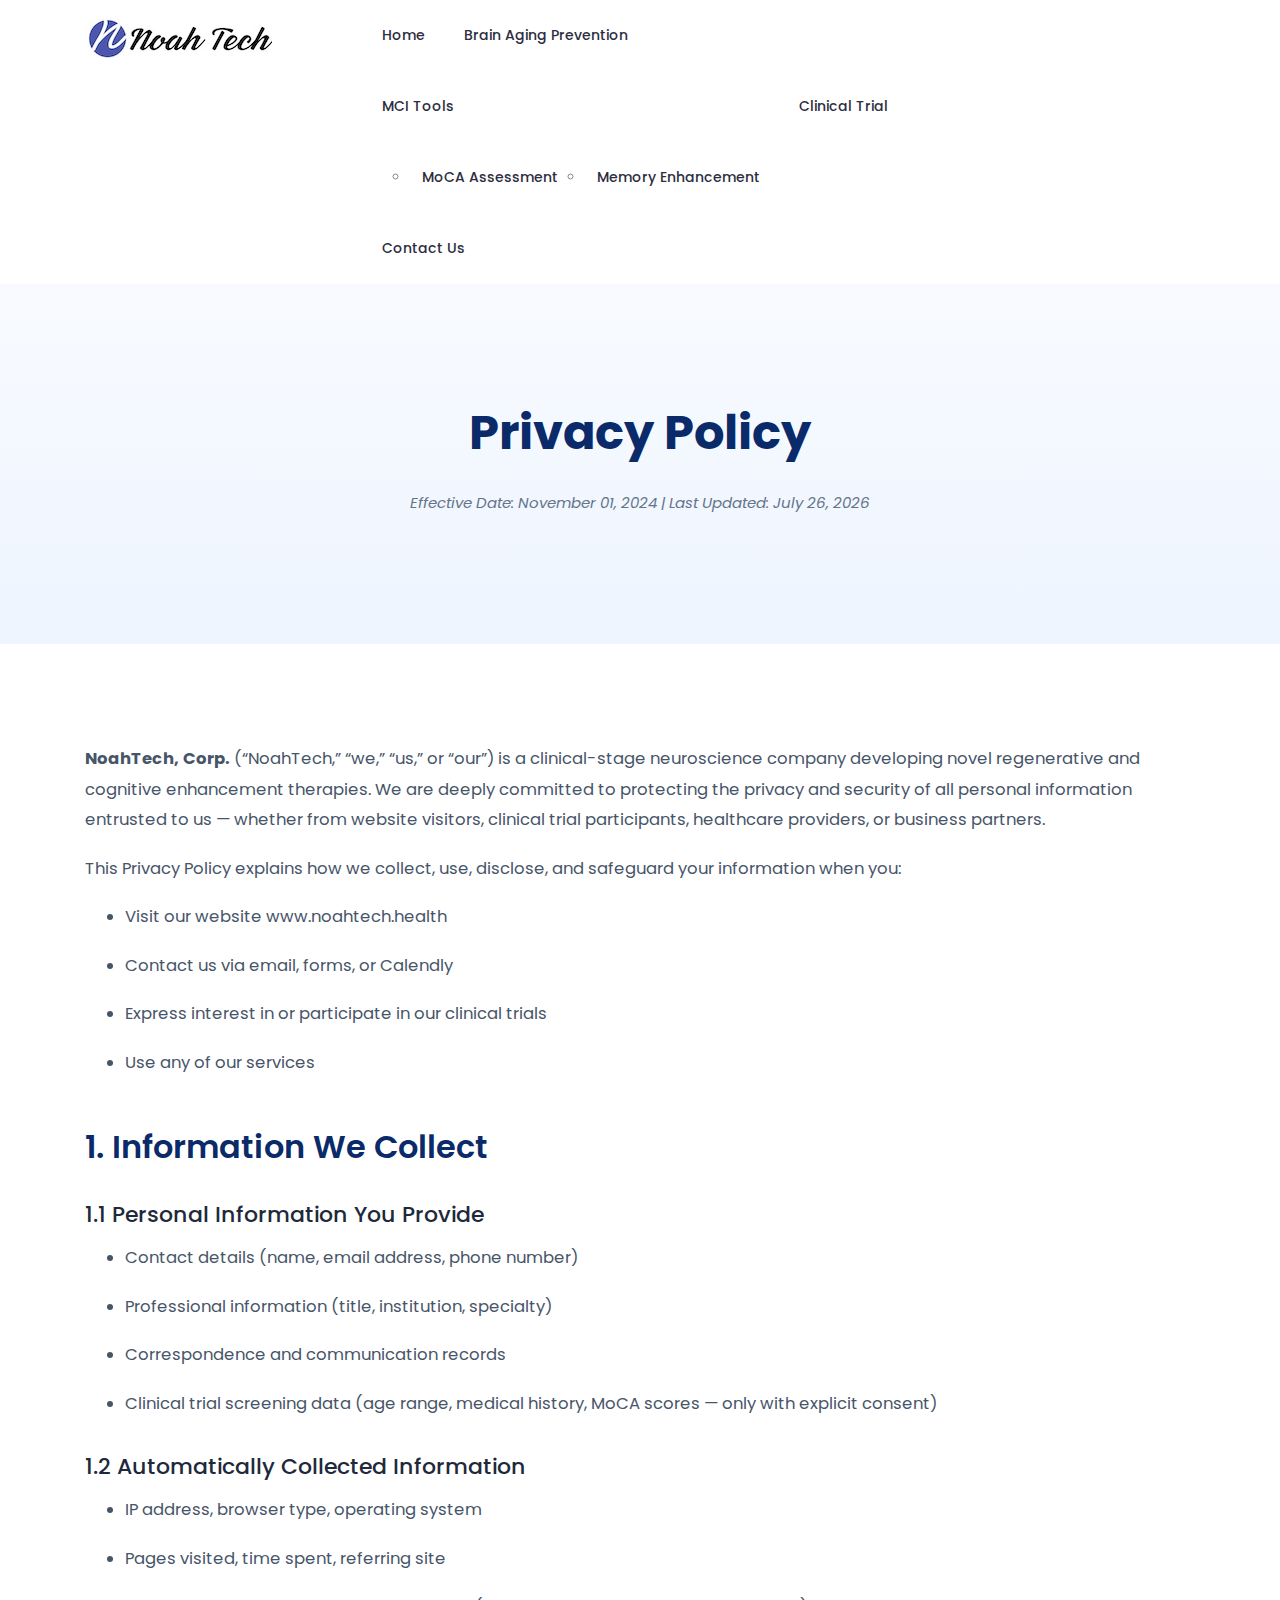
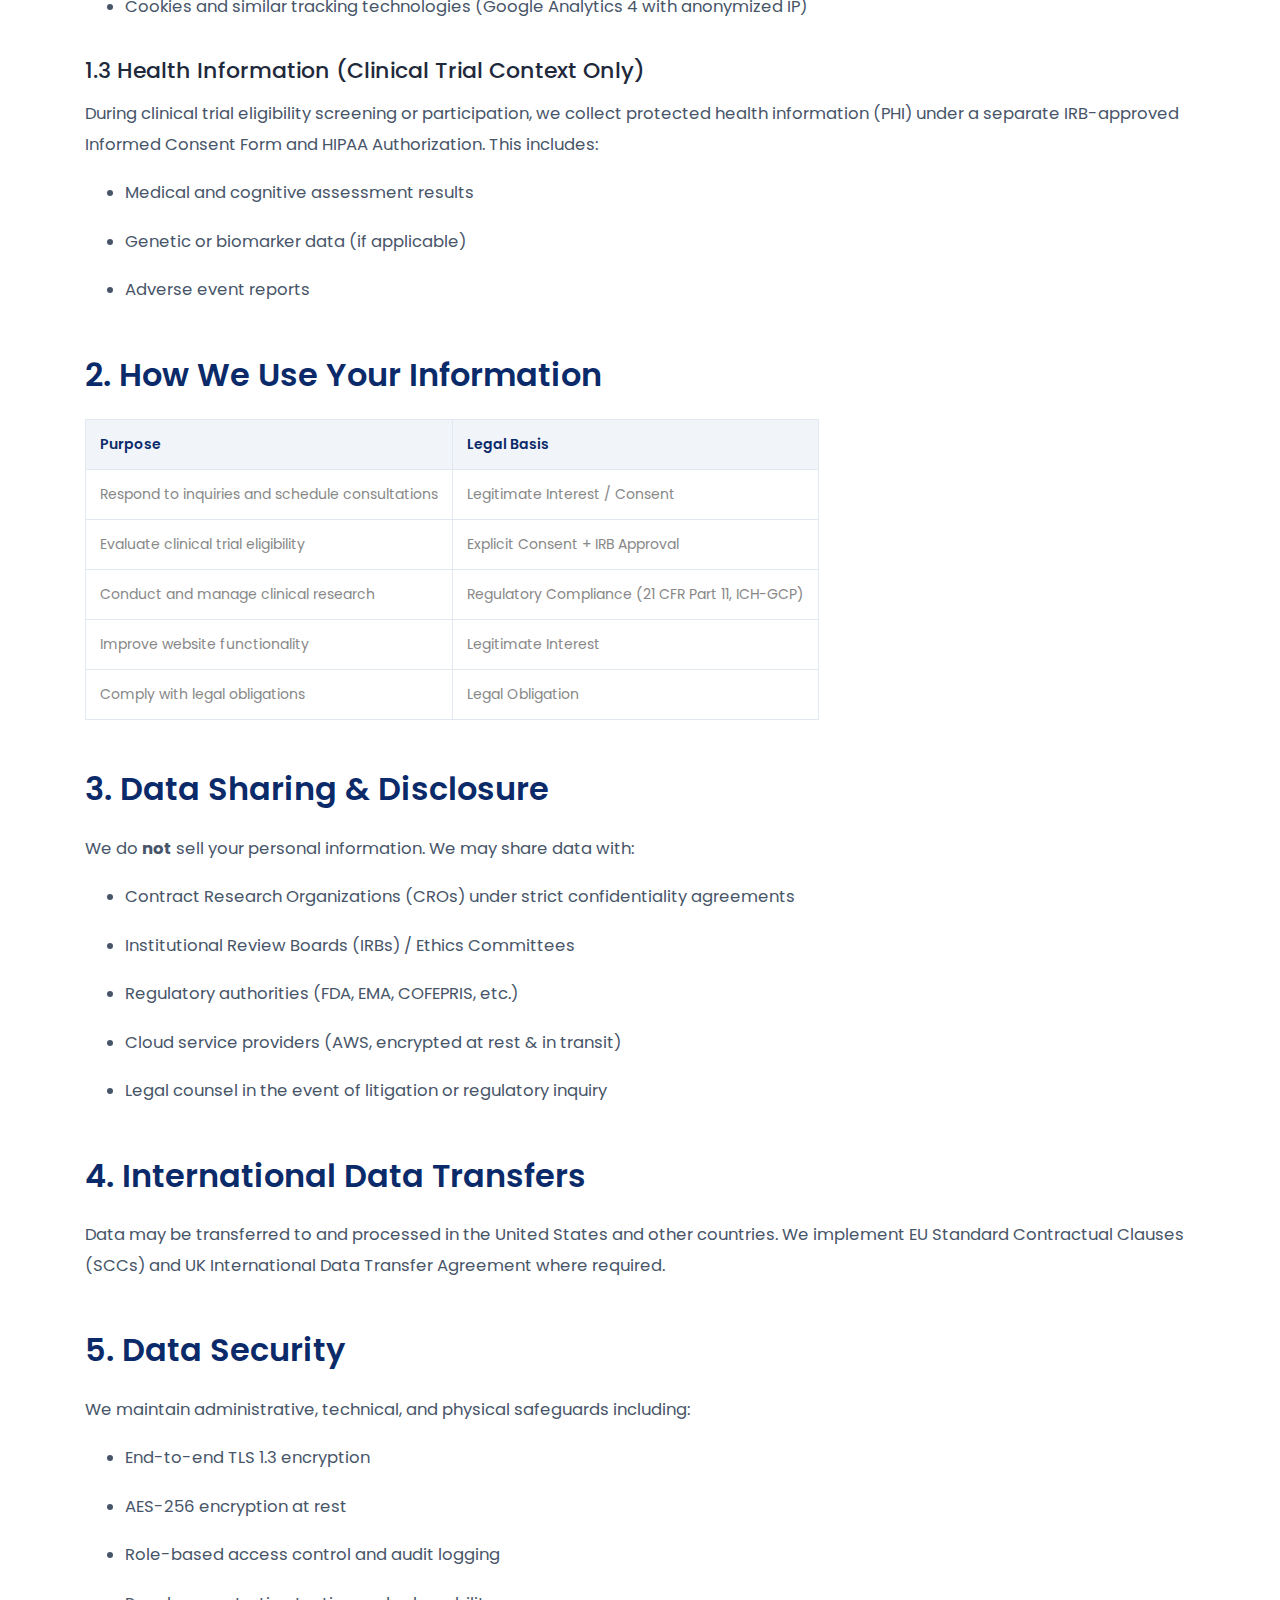
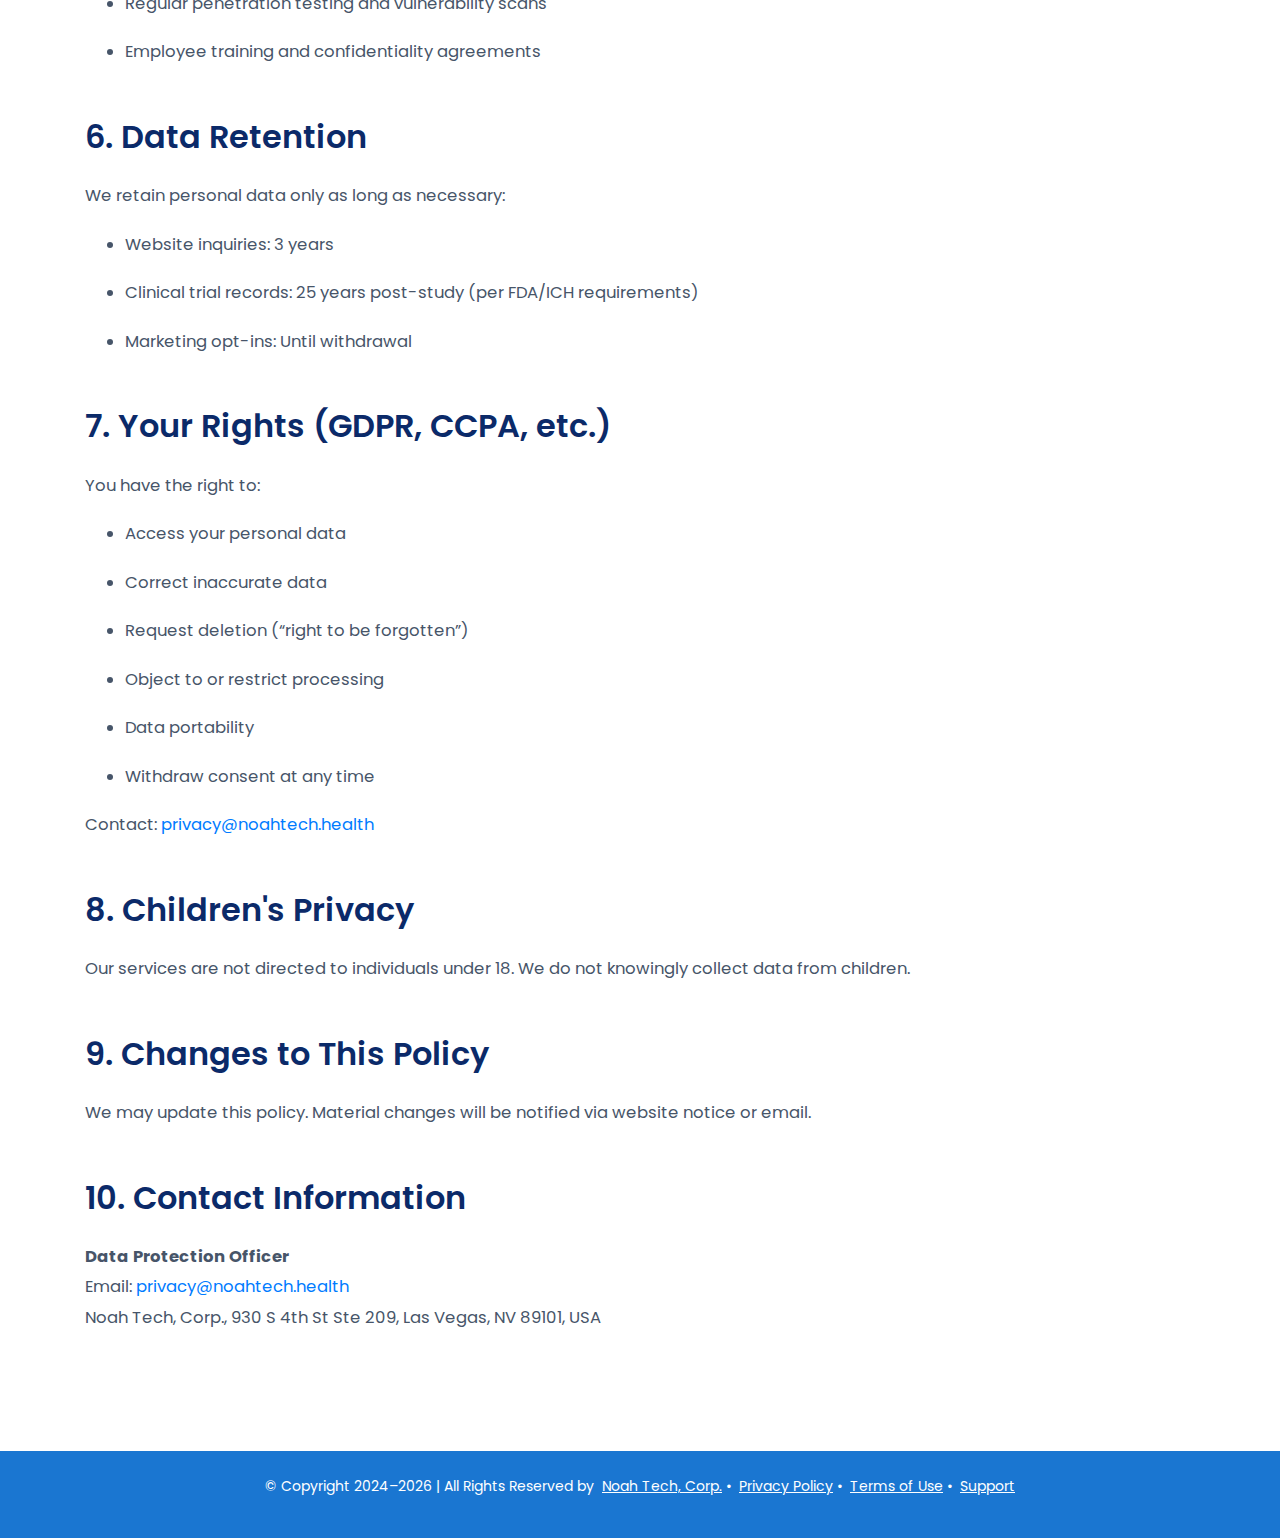
<file: privacy.html>
<!doctype html>
<html class="no-js" lang="en">
<head>
    <meta charset="utf-8">
    <meta http-equiv="X-UA-Compatible" content="IE=edge">
    <meta name="viewport" content="width=device-width, initial-scale=1, shrink-to-fit=no">
    <title>Privacy Policy | Noah Tech – Clinical-Stage Neuroscience Company</title>
    <meta name="description" content="Comprehensive privacy policy for Noah Tech, Corp. covering website use, clinical trial data, HIPAA, GDPR, CCPA compliance, and patient rights.">
    <meta name="keywords" content="Noah Tech privacy policy, HIPAA, GDPR, CCPA, clinical trial data, patient rights">
    <meta name="author" content="Noah Tech, Corp.">
    <meta name="robots" content="index, follow, max-snippet:-1, max-image-preview:large">
    <link rel="canonical" href="https://www.noahtech.health/privacy.html">

    <meta property="og:type" content="article">
    <meta property="og:site_name" content="Noah Tech">
    <meta property="og:url" content="https://www.noahtech.health/privacy.html">
    <meta property="og:title" content="Privacy Policy | Noah Tech">
    <meta property="og:description" content="How Noah Tech collects, uses, and protects your information — HIPAA, GDPR, and CCPA compliant.">
    <meta property="og:image" content="https://www.noahtech.health/img/og-image.jpg">
    <meta name="twitter:card" content="summary_large_image">
    <meta name="twitter:title" content="Privacy Policy | Noah Tech">
    <meta name="twitter:description" content="How Noah Tech collects, uses, and protects your information.">
    <meta name="twitter:image" content="https://www.noahtech.health/img/og-image.jpg">

    <link rel="icon" href="img/favicon.png" type="image/png">
    <link rel="preconnect" href="https://fonts.googleapis.com">
    <link rel="preconnect" href="https://fonts.gstatic.com" crossorigin>
    <link href="https://fonts.googleapis.com/css?family=Poppins:300,400,500,600,700,800&display=swap" rel="stylesheet">
    <link rel="stylesheet" href="css/bootstrap.min.css">
    <link rel="stylesheet" href="css/font-awesome.min.css">
    <link rel="stylesheet" href="css/icofont.css">
    <link rel="stylesheet" href="style.css">
    <link rel="stylesheet" href="css/responsive.css">

    <style>
        .privacy-hero{background:linear-gradient(180deg,#f8faff 0%,#eef5ff 100%);padding:120px 0 80px;text-align:center}
        .privacy-hero h1{font-size:48px;color:#0b2a69;font-weight:700}
        .privacy-content{padding:100px 0}
        .privacy-content h2{color:#0b2a69;font-size:32px;font-weight:600;margin:50px 0 25px}
        .privacy-content h3{font-size:22px;color:#1e293b;margin:35px 0 15px}
        .privacy-content p,.privacy-content li{font-size:16.5px;line-height:1.85;color:#475569;margin-bottom:18px}
        .last-updated{font-style:italic;color:#64748b;margin:30px 0 50px;font-size:15px}
        .table{width:100%;border-collapse:collapse;margin:30px 0}
        table th,table td{border:1px solid #e2e8f0;padding:14px;text-align:left}
        table th{background:#f1f5f9;font-weight:600;color:#0b2a69}
    </style>
</head>
<body>

    <!-- Preloader -->
    <div class="preloader"><div class="loader"><div class="loader-outter"></div><div class="loader-inner"></div></div></div>

    <!-- Header -->
    <header class="header">
        <div class="header-inner">
            <div class="container">
                <div class="inner">
                    <div class="row">
                        <div class="col-lg-3 col-md-3 col-12">
                            <div class="logo"><a href="index.html"><img src="img/logo.jpg" alt="NoahTech"></a></div>
                            <div class="mobile-nav"></div>
                        </div>
                        <div class="col-lg-7 col-md-9 col-12">
                            <div class="main-menu">
                                <nav class="navigation">
                                    <ul class="nav menu">
                                        <li><a href="index.html">Home</a></li>
                                        <li><a href="cognit.html">Brain Aging Prevention</a></li>
                                        <li class="has-dropdown">
                                            <a href="#" onclick="return false;">MCI Tools</a>
                                            <ul class="dropdown-menu-custom">
                                                <li><a href="MCItest.html">MoCA Assessment</a></li>
                                                <li><a href="memen.html">Memory Enhancement</a></li>
                                            </ul>
                                        </li>
                                        <li><a href="trial.html">Clinical Trial</a></li>
                                        <li><a href="https://calendly.com/noahtech-info/30min">Contact Us</a></li>
                                    </ul>
                                </nav>
                            </div>
                        </div>
                        <div class="col-lg-2 col-12">
                            <div class="get-quote"><a href="https://calendly.com/noahtech-info/30min" class="btn">Book Appointment</a></div>
                        </div>
                    </div>
                </div>
            </div>
        </div>
    </header>

    <!-- Hero -->
    <section class="privacy-hero">
        <div class="container">
            <h1>Privacy Policy</h1>
            <p class="last-updated">Effective Date: November 01, 2024 | Last Updated: <span id="update-date"></span></p>
        </div>
    </section>

    <!-- Full Privacy Content -->
    <section class="privacy-content">
        <div class="container">
            <p><strong>NoahTech, Corp.</strong> (“NoahTech,” “we,” “us,” or “our”) is a clinical-stage neuroscience company developing novel regenerative and cognitive enhancement therapies. We are deeply committed to protecting the privacy and security of all personal information entrusted to us — whether from website visitors, clinical trial participants, healthcare providers, or business partners.</p>

            <p>This Privacy Policy explains how we collect, use, disclose, and safeguard your information when you:</p>
            <ul>
                <li>Visit our website www.noahtech.health</li>
                <li>Contact us via email, forms, or Calendly</li>
                <li>Express interest in or participate in our clinical trials</li>
                <li>Use any of our services</li>
            </ul>

            <h2>1. Information We Collect</h2>
            <h3>1.1 Personal Information You Provide</h3>
            <ul>
                <li>Contact details (name, email address, phone number)</li>
                <li>Professional information (title, institution, specialty)</li>
                <li>Correspondence and communication records</li>
                <li>Clinical trial screening data (age range, medical history, MoCA scores — only with explicit consent)</li>
            </ul>

            <h3>1.2 Automatically Collected Information</h3>
            <ul>
                <li>IP address, browser type, operating system</li>
                <li>Pages visited, time spent, referring site</li>
                <li>Cookies and similar tracking technologies (Google Analytics 4 with anonymized IP)</li>
            </ul>

            <h3>1.3 Health Information (Clinical Trial Context Only)</h3>
            <p>During clinical trial eligibility screening or participation, we collect protected health information (PHI) under a separate IRB-approved Informed Consent Form and HIPAA Authorization. This includes:</p>
            <ul>
                <li>Medical and cognitive assessment results</li>
                <li>Genetic or biomarker data (if applicable)</li>
                <li>Adverse event reports</li>
            </ul>

            <h2>2. How We Use Your Information</h2>
            <table>
                <tr><th>Purpose</th><th>Legal Basis</th></tr>
                <tr><td>Respond to inquiries and schedule consultations</td><td>Legitimate Interest / Consent</td></tr>
                <tr><td>Evaluate clinical trial eligibility</td><td>Explicit Consent + IRB Approval</td></tr>
                <tr><td>Conduct and manage clinical research</td><td>Regulatory Compliance (21 CFR Part 11, ICH-GCP)</td></tr>
                <tr><td>Improve website functionality</td><td>Legitimate Interest</td></tr>
                <tr><td>Comply with legal obligations</td><td>Legal Obligation</td></tr>
            </table>

            <h2>3. Data Sharing & Disclosure</h2>
            <p>We do <strong>not</strong> sell your personal information. We may share data with:</p>
            <ul>
                <li>Contract Research Organizations (CROs) under strict confidentiality agreements</li>
                <li>Institutional Review Boards (IRBs) / Ethics Committees</li>
                <li>Regulatory authorities (FDA, EMA, COFEPRIS, etc.)</li>
                <li>Cloud service providers (AWS, encrypted at rest & in transit)</li>
                <li>Legal counsel in the event of litigation or regulatory inquiry</li>
            </ul>

            <h2>4. International Data Transfers</h2>
            <p>Data may be transferred to and processed in the United States and other countries. We implement EU Standard Contractual Clauses (SCCs) and UK International Data Transfer Agreement where required.</p>

            <h2>5. Data Security</h2>
            <p>We maintain administrative, technical, and physical safeguards including:</p>
            <ul>
                <li>End-to-end TLS 1.3 encryption</li>
                <li>AES-256 encryption at rest</li>
                <li>Role-based access control and audit logging</li>
                <li>Regular penetration testing and vulnerability scans</li>
                <li>Employee training and confidentiality agreements</li>
            </ul>

            <h2>6. Data Retention</h2>
            <p>We retain personal data only as long as necessary:</p>
            <ul>
                <li>Website inquiries: 3 years</li>
                <li>Clinical trial records: 25 years post-study (per FDA/ICH requirements)</li>
                <li>Marketing opt-ins: Until withdrawal</li>
            </ul>

            <h2>7. Your Rights (GDPR, CCPA, etc.)</h2>
            <p>You have the right to:</p>
            <ul>
                <li>Access your personal data</li>
                <li>Correct inaccurate data</li>
                <li>Request deletion (“right to be forgotten”)</li>
                <li>Object to or restrict processing</li>
                <li>Data portability</li>
                <li>Withdraw consent at any time</li>
            </ul>
            <p>Contact: <a href="mailto:privacy@noahtech.health">privacy@noahtech.health</a></p>

            <h2>8. Children's Privacy</h2>
            <p>Our services are not directed to individuals under 18. We do not knowingly collect data from children.</p>

            <h2>9. Changes to This Policy</h2>
            <p>We may update this policy. Material changes will be notified via website notice or email.</p>

            <h2>10. Contact Information</h2>
            <p><strong>Data Protection Officer</strong><br>
            Email: <a href="mailto:privacy@noahtech.health">privacy@noahtech.health</a><br>
            Noah Tech, Corp., 930 S 4th St Ste 209, Las Vegas, NV 89101, USA
            </p>
        </div>
    </section>

    <!-- Updated Footer -->
    <footer id="footer" class="footer">
        <div class="copyright">
            <div class="container">
                <div class="row">
                    <div class="col-lg-12">
                        <div class="copyright-content">
                            <p>© Copyright 2024–<span id="copyright-year"></span> | All Rights Reserved by 
                            <a href="https://www.noahtech.health">Noah Tech, Corp.</a> • 
                            <a href="privacy.html">Privacy Policy</a> • <a href="terms.html">Terms of Use</a> • <a href="support.html">Support</a></p>
                        </div>
                    </div>
                </div>
            </div>
        </div>
    </footer>

    <script src="js/jquery.min.js"></script>
    <script src="js/bootstrap.min.js"></script>
    <script src="js/main.js"></script>
    <script>
        document.getElementById('copyright-year').textContent = new Date().getFullYear();
        document.getElementById('update-date').textContent = new Date().toLocaleDateString('en-US', {year: 'numeric', month: 'long', day: 'numeric'});
    </script>
</body>
</html>
</file>
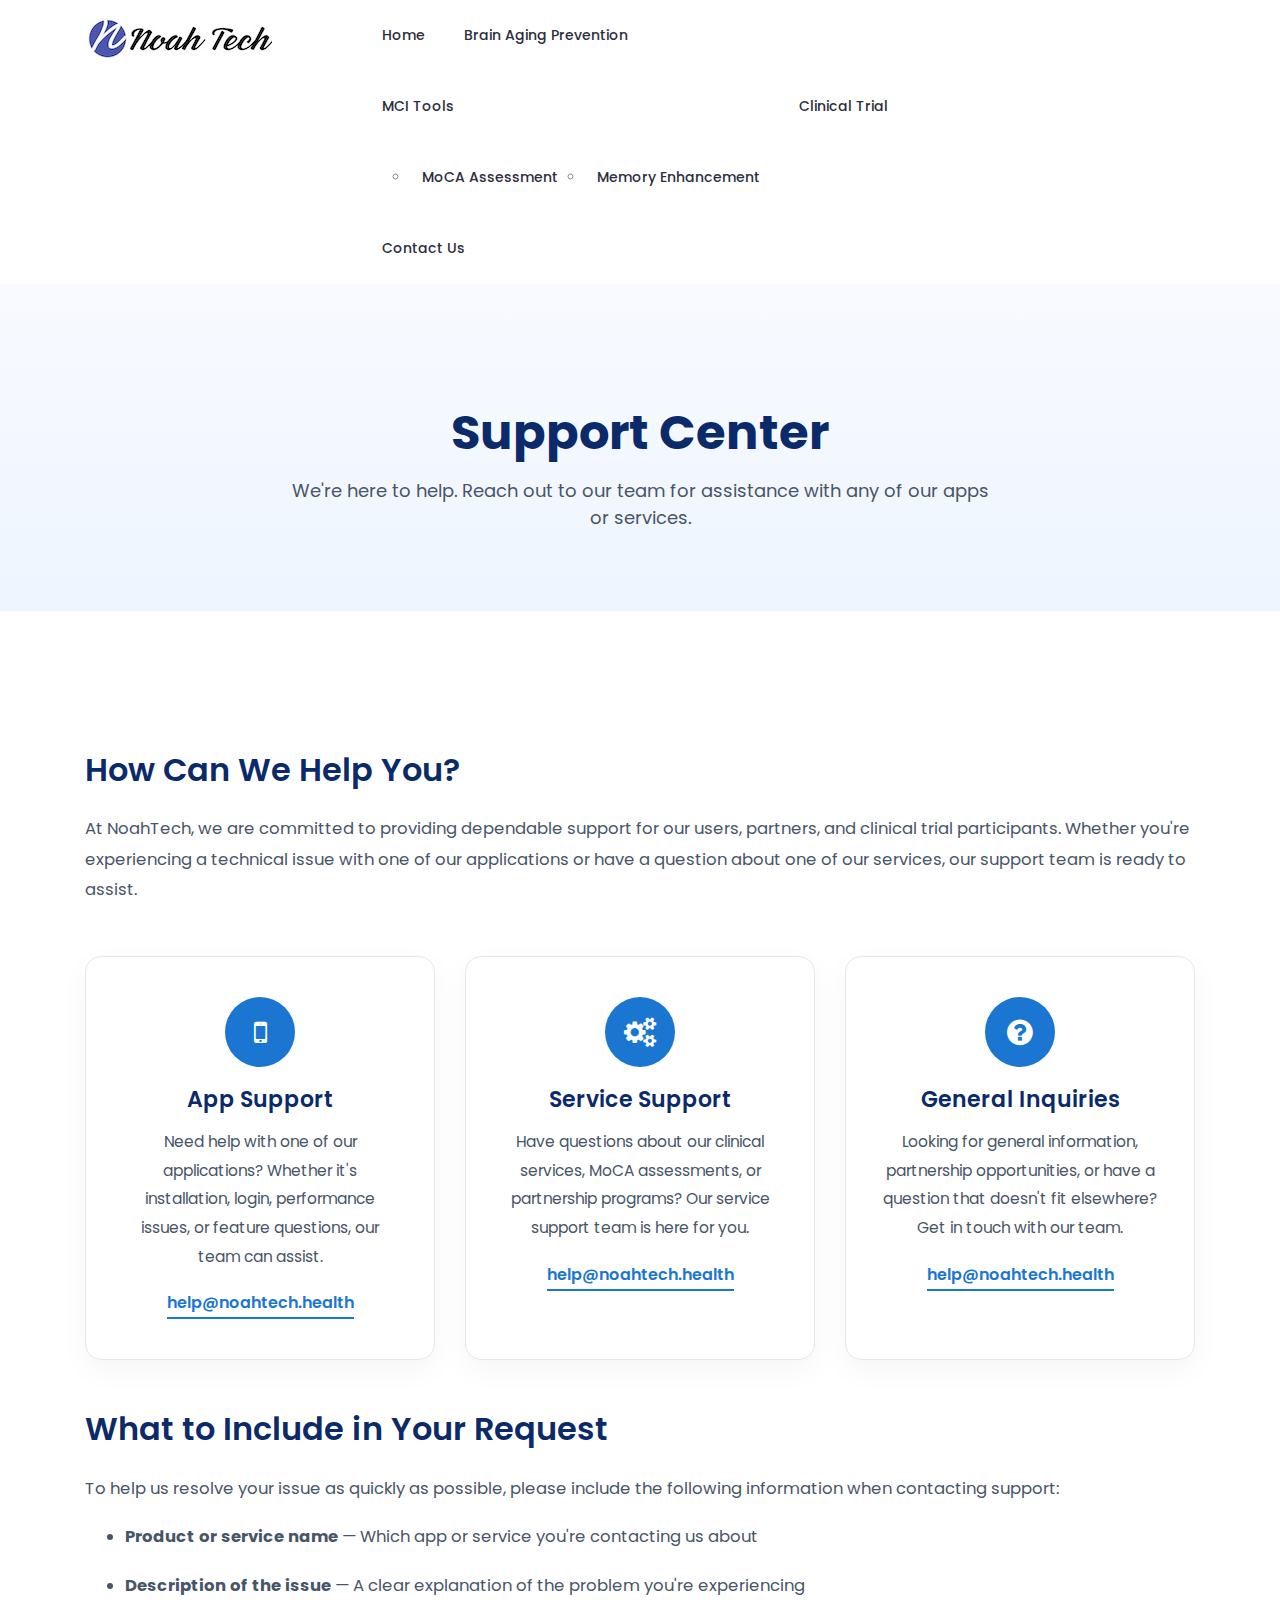
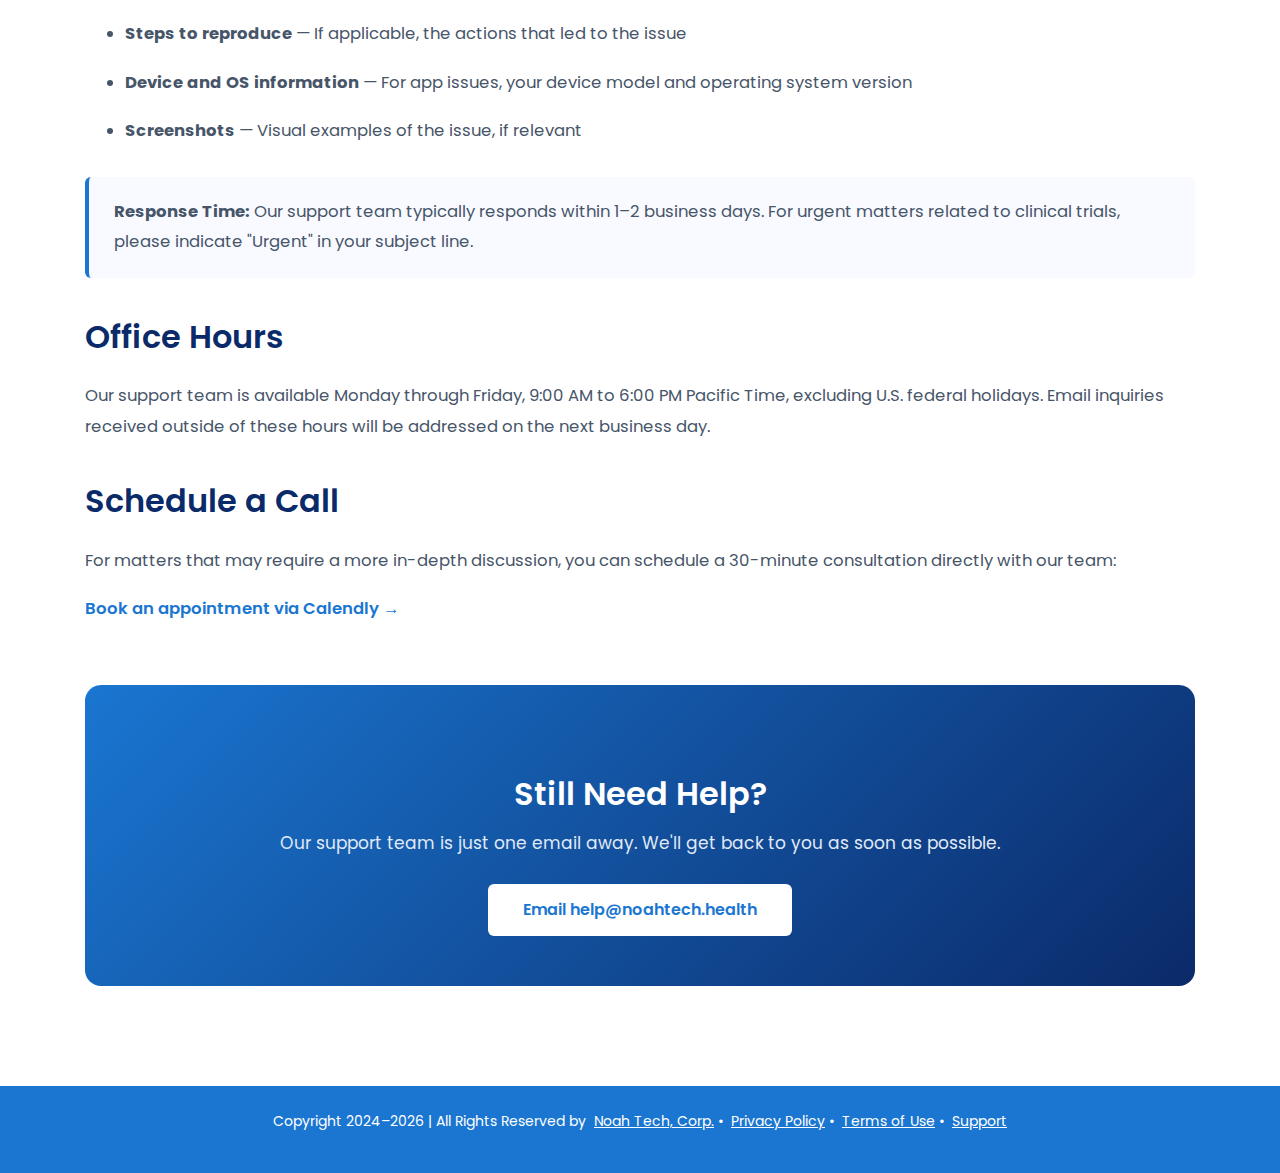
<file: support.html>
<!doctype html>
<html class="no-js" lang="en">
<head>
    <meta charset="utf-8">
    <meta http-equiv="X-UA-Compatible" content="IE=edge">
    <meta name="viewport" content="width=device-width, initial-scale=1, shrink-to-fit=no">
    <title>Support | NoahTech – App & Service Support</title>
    <meta name="description" content="Get support for NoahTech apps and services. Contact our support team at help@noahtech.health for assistance.">
    <meta name="robots" content="index, follow">
    <link rel="canonical" href="https://www.noahtech.health/support.html">
    <link rel="icon" href="img/favicon.png">
    <link href="https://fonts.googleapis.com/css?family=Poppins:200i,300,400,500,600,700,800,900&display=swap" rel="stylesheet">
    <link rel="stylesheet" href="css/bootstrap.min.css">
    <link rel="stylesheet" href="css/font-awesome.min.css">
    <link rel="stylesheet" href="css/icofont.css">
    <link rel="stylesheet" href="style.css">
    <link rel="stylesheet" href="css/responsive.css">

    <style>
        .support-hero{background:linear-gradient(180deg,#f8faff 0%,#eef5ff 100%);padding:120px 0 80px;text-align:center}
        .support-hero h1{font-size:48px;color:#0b2a69;font-weight:700;margin-bottom:15px}
        .support-hero p{font-size:18px;color:#475569;max-width:700px;margin:0 auto}
        .support-content{padding:100px 0}
        .support-content h2{color:#0b2a69;font-size:32px;font-weight:600;margin:40px 0 25px}
        .support-content p,.support-content li{font-size:16.5px;line-height:1.85;color:#475569;margin-bottom:18px}
        .support-cards{display:grid;grid-template-columns:repeat(auto-fit,minmax(300px,1fr));gap:30px;margin:50px 0}
        .support-card{background:#fff;border:1px solid #e2e8f0;border-radius:16px;padding:40px 35px;box-shadow:0 10px 30px rgba(2,6,23,.04);text-align:center;transition:all .3s ease}
        .support-card:hover{transform:translateY(-5px);box-shadow:0 15px 40px rgba(2,6,23,.08)}
        .support-card .icon{width:70px;height:70px;border-radius:50%;background:#1A76D1;color:#fff;display:flex;align-items:center;justify-content:center;font-size:30px;margin:0 auto 20px}
        .support-card h3{color:#0b2a69;font-size:22px;font-weight:600;margin-bottom:15px}
        .support-card p{color:#475569;font-size:15.5px;margin-bottom:20px}
        .support-card a.email-link{display:inline-block;color:#1A76D1;font-weight:600;font-size:16px;text-decoration:none;border-bottom:2px solid #1A76D1;padding-bottom:2px}
        .support-card a.email-link:hover{color:#0b2a69;border-color:#0b2a69}
        .contact-banner{background:linear-gradient(135deg,#1A76D1 0%,#0b2a69 100%);border-radius:16px;padding:50px 40px;text-align:center;color:#fff;margin-top:60px}
        .contact-banner h2{color:#fff;margin-bottom:15px}
        .contact-banner p{color:#e0eaf7;font-size:17px;margin-bottom:25px}
        .contact-banner a.btn-email{display:inline-block;background:#fff;color:#1A76D1;padding:14px 35px;border-radius:6px;font-weight:600;text-decoration:none;font-size:16px;transition:all .3s ease}
        .contact-banner a.btn-email:hover{background:#f1f5f9;transform:translateY(-2px)}
        .response-info{background:#f8faff;border-left:4px solid #1A76D1;padding:20px 25px;border-radius:6px;margin:30px 0}
        .response-info p{margin:0;color:#475569}
    </style>
</head>
<body>

    <!-- Preloader -->
    <div class="preloader"><div class="loader"><div class="loader-outter"></div><div class="loader-inner"></div></div></div>

    <!-- Header -->
    <header class="header">
        <div class="header-inner">
            <div class="container">
                <div class="inner">
                    <div class="row">
                        <div class="col-lg-3 col-md-3 col-12">
                            <div class="logo"><a href="index.html"><img src="img/logo.jpg" alt="NoahTech"></a></div>
                            <div class="mobile-nav"></div>
                        </div>
                        <div class="col-lg-7 col-md-9 col-12">
                            <div class="main-menu">
                                <nav class="navigation" aria-label="Primary navigation">
                                    <ul class="nav menu">
                                        <li><a href="index.html">Home</a></li>
                                        <li><a href="cognit.html">Brain Aging Prevention</a></li>
                                        <li class="has-dropdown">
                                            <a href="#" onclick="return false;">MCI Tools</a>
                                            <ul class="dropdown-menu-custom">
                                                <li><a href="MCItest.html">MoCA Assessment</a></li>
                                                <li><a href="memen.html">Memory Enhancement</a></li>
                                            </ul>
                                        </li>
                                        <li><a href="trial.html">Clinical Trial</a></li>
                                        <li><a href="https://calendly.com/noahtech-info/30min">Contact Us</a></li>
                                    </ul>
                                </nav>
                            </div>
                        </div>
                        <div class="col-lg-2 col-12">
                            <div class="get-quote"><a href="https://calendly.com/noahtech-info/30min" class="btn">Book Appointment</a></div>
                        </div>
                    </div>
                </div>
            </div>
        </div>
    </header>

    <!-- Hero -->
    <section class="support-hero">
        <div class="container">
            <h1>Support Center</h1>
            <p>We're here to help. Reach out to our team for assistance with any of our apps or services.</p>
        </div>
    </section>

    <!-- Support Content -->
    <section class="support-content">
        <div class="container">

            <h2>How Can We Help You?</h2>
            <p>At NoahTech, we are committed to providing dependable support for our users, partners, and clinical trial participants. Whether you're experiencing a technical issue with one of our applications or have a question about one of our services, our support team is ready to assist.</p>

            <!-- Support Cards -->
            <div class="support-cards">

                <div class="support-card">
                    <div class="icon"><i class="fa fa-mobile"></i></div>
                    <h3>App Support</h3>
                    <p>Need help with one of our applications? Whether it's installation, login, performance issues, or feature questions, our team can assist.</p>
                    <a href="mailto:help@noahtech.health?subject=App%20Support%20Request" class="email-link">help@noahtech.health</a>
                </div>

                <div class="support-card">
                    <div class="icon"><i class="fa fa-cogs"></i></div>
                    <h3>Service Support</h3>
                    <p>Have questions about our clinical services, MoCA assessments, or partnership programs? Our service support team is here for you.</p>
                    <a href="mailto:help@noahtech.health?subject=Service%20Support%20Request" class="email-link">help@noahtech.health</a>
                </div>

                <div class="support-card">
                    <div class="icon"><i class="fa fa-question-circle"></i></div>
                    <h3>General Inquiries</h3>
                    <p>Looking for general information, partnership opportunities, or have a question that doesn't fit elsewhere? Get in touch with our team.</p>
                    <a href="mailto:help@noahtech.health?subject=General%20Inquiry" class="email-link">help@noahtech.health</a>
                </div>

            </div>

            <h2>What to Include in Your Request</h2>
            <p>To help us resolve your issue as quickly as possible, please include the following information when contacting support:</p>
            <ul>
                <li><strong>Product or service name</strong> — Which app or service you're contacting us about</li>
                <li><strong>Description of the issue</strong> — A clear explanation of the problem you're experiencing</li>
                <li><strong>Steps to reproduce</strong> — If applicable, the actions that led to the issue</li>
                <li><strong>Device and OS information</strong> — For app issues, your device model and operating system version</li>
                <li><strong>Screenshots</strong> — Visual examples of the issue, if relevant</li>
            </ul>

            <div class="response-info">
                <p><strong>Response Time:</strong> Our support team typically responds within 1–2 business days. For urgent matters related to clinical trials, please indicate "Urgent" in your subject line.</p>
            </div>

            <h2>Office Hours</h2>
            <p>Our support team is available Monday through Friday, 9:00 AM to 6:00 PM Pacific Time, excluding U.S. federal holidays. Email inquiries received outside of these hours will be addressed on the next business day.</p>

            <h2>Schedule a Call</h2>
            <p>For matters that may require a more in-depth discussion, you can schedule a 30-minute consultation directly with our team:</p>
            <p><a href="https://calendly.com/noahtech-info/30min" style="color:#1A76D1;font-weight:600;">Book an appointment via Calendly →</a></p>

            <!-- Contact Banner -->
            <div class="contact-banner">
                <h2>Still Need Help?</h2>
                <p>Our support team is just one email away. We'll get back to you as soon as possible.</p>
                <a href="mailto:help@noahtech.health" class="btn-email">Email help@noahtech.health</a>
            </div>

        </div>
    </section>

    <!-- Footer -->
    <footer id="footer" class="footer">
        <div class="copyright">
            <div class="container">
                <div class="row">
                    <div class="col-lg-12">
                        <div class="copyright-content">
                            <p>Copyright 2024–<span id="copyright-year"></span> | All Rights Reserved by 
                            <a href="https://www.noahtech.health">Noah Tech, Corp.</a> • 
                            <a href="privacy.html">Privacy Policy</a> • <a href="terms.html">Terms of Use</a> • <a href="support.html">Support</a></p>
                        </div>
                    </div>
                </div>
            </div>
        </div>
    </footer>

    <script src="js/jquery.min.js"></script>
    <script src="js/bootstrap.min.js"></script>
    <script src="js/main.js"></script>
    <script>
        document.getElementById('copyright-year').textContent = new Date().getFullYear();
    </script>
</body>
</html>
</file>
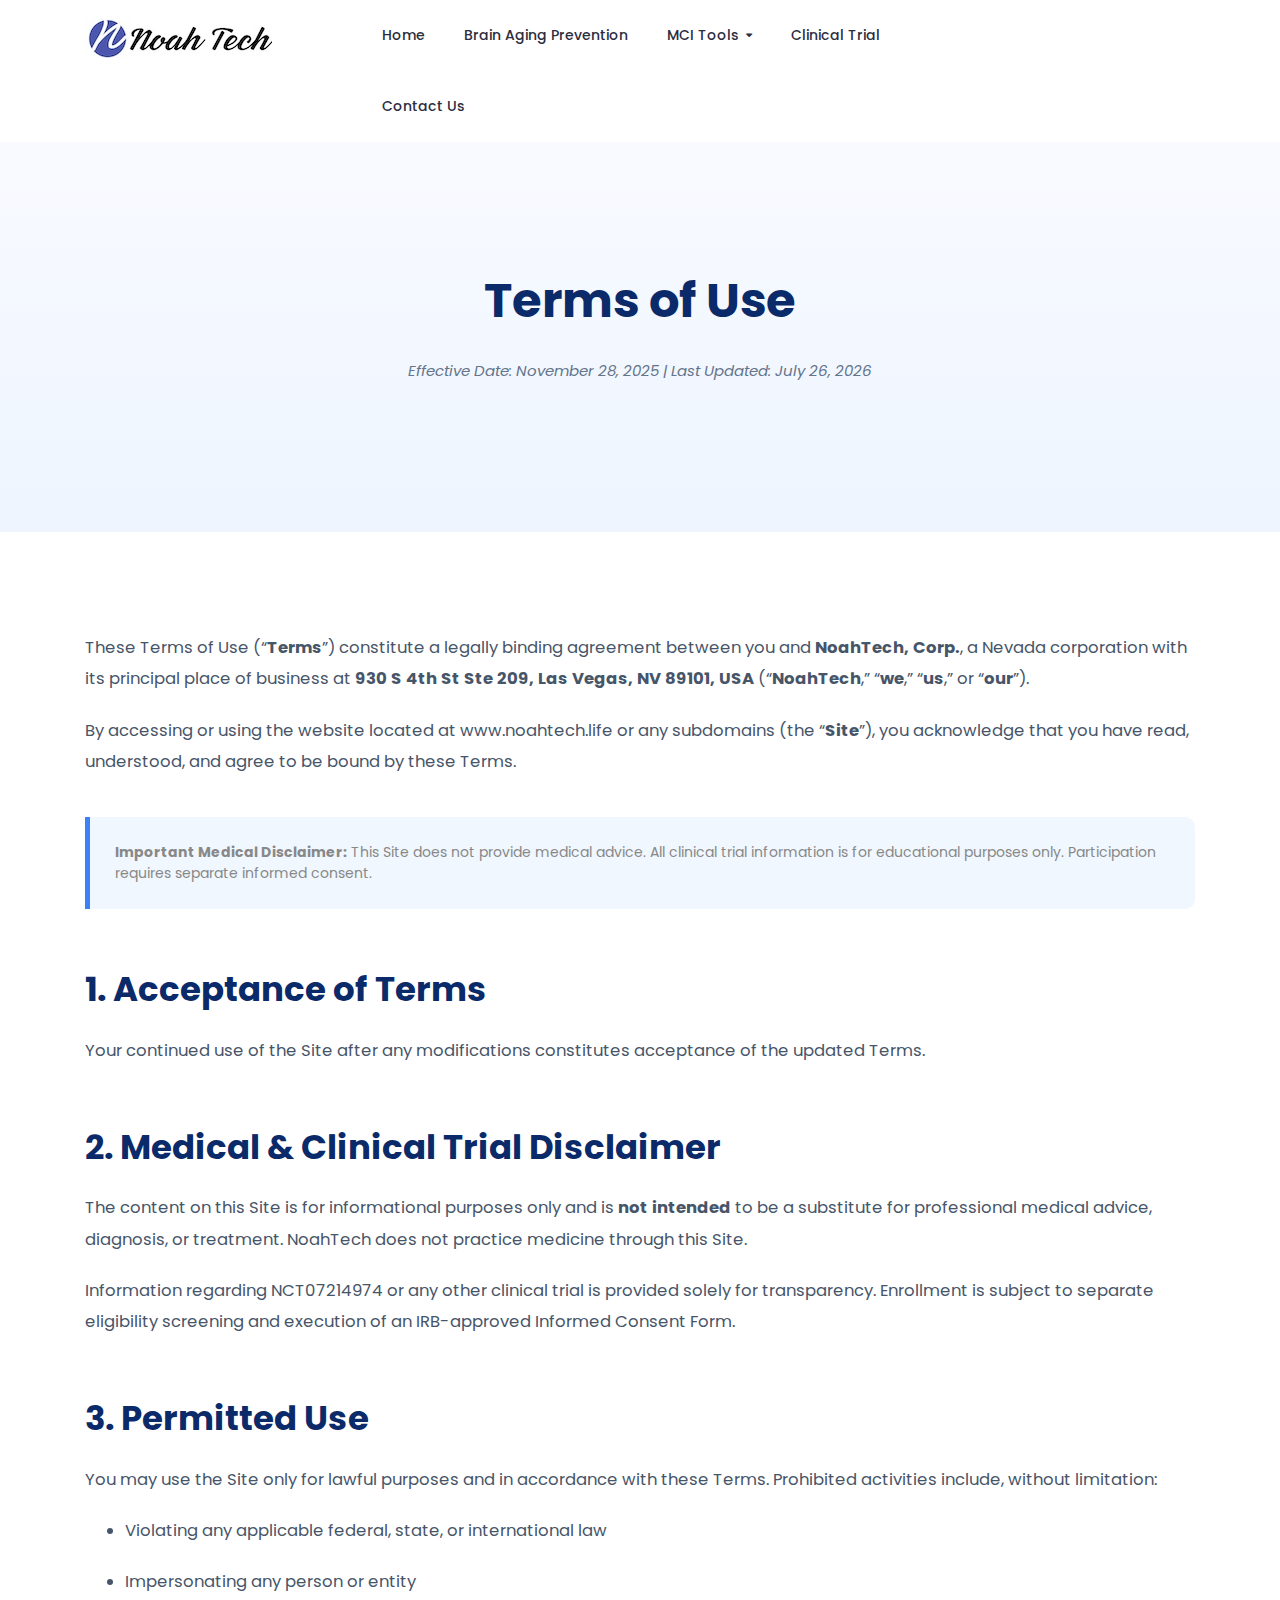
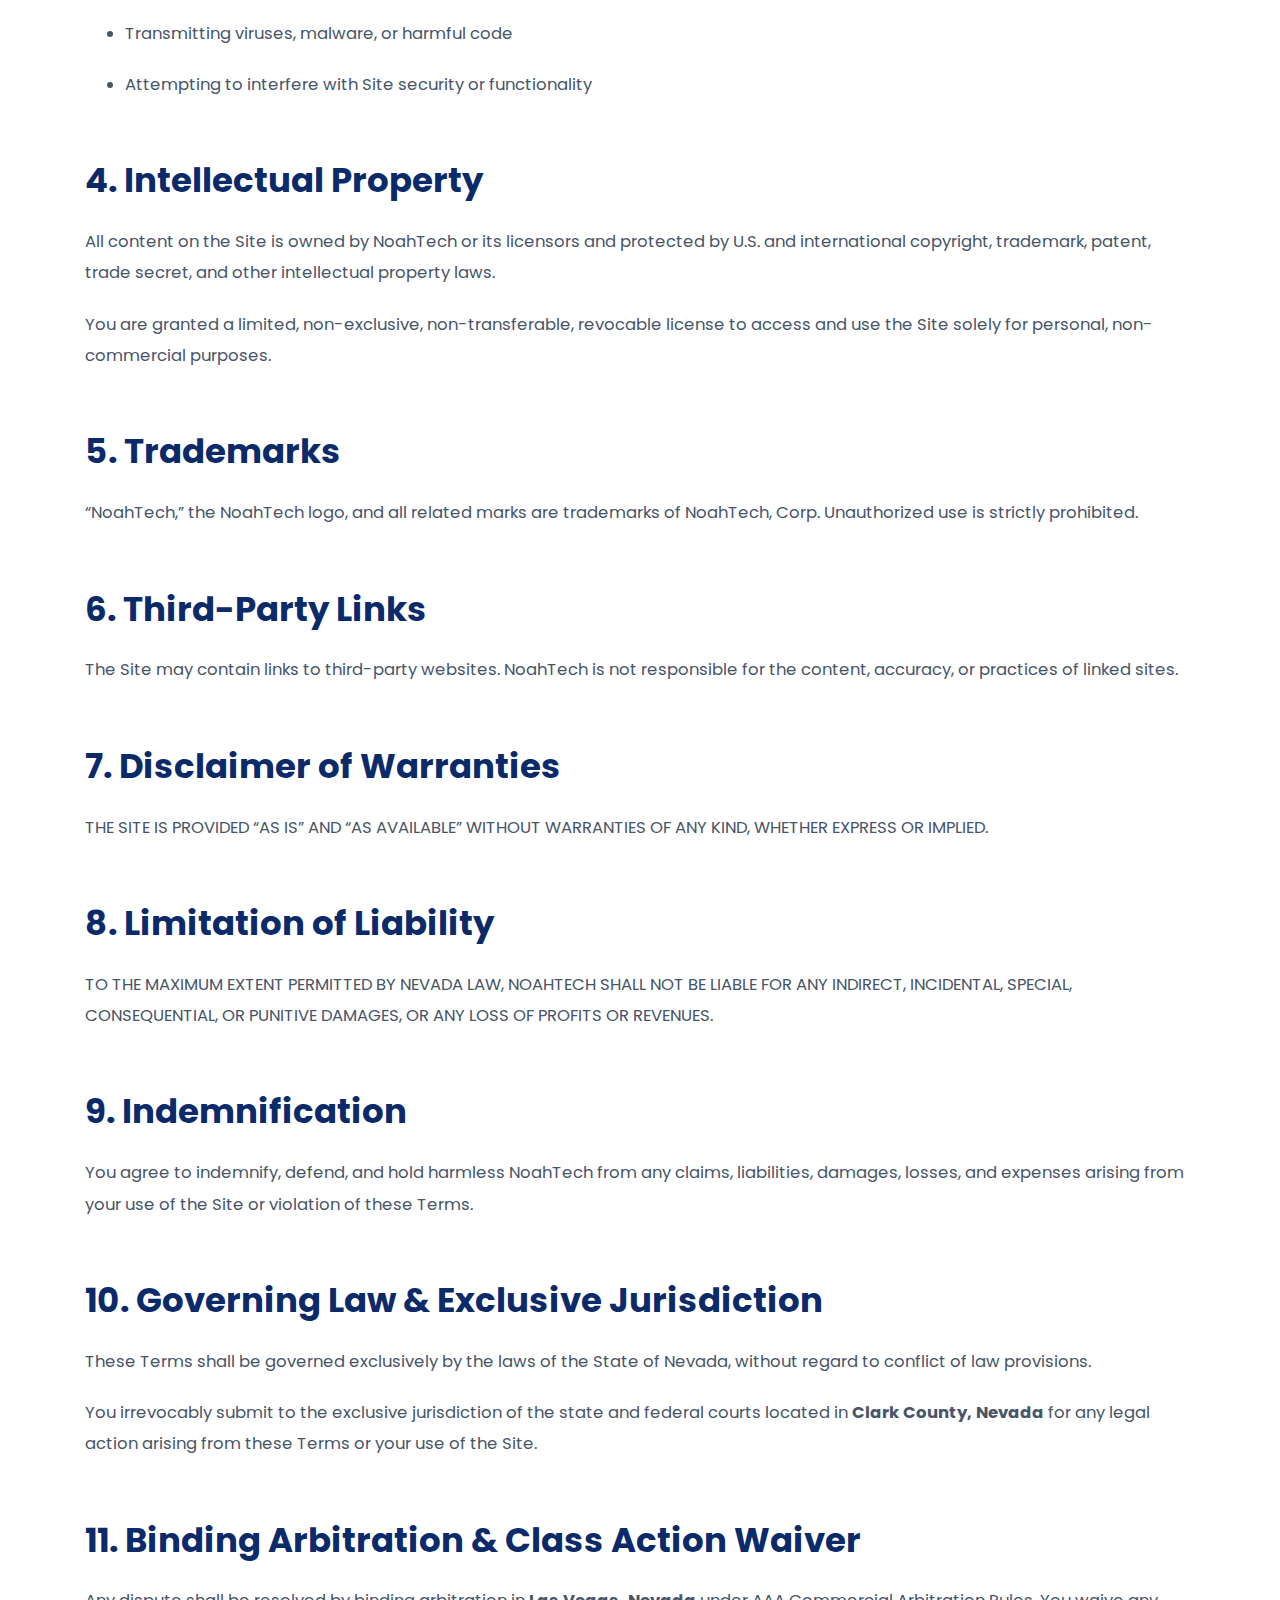
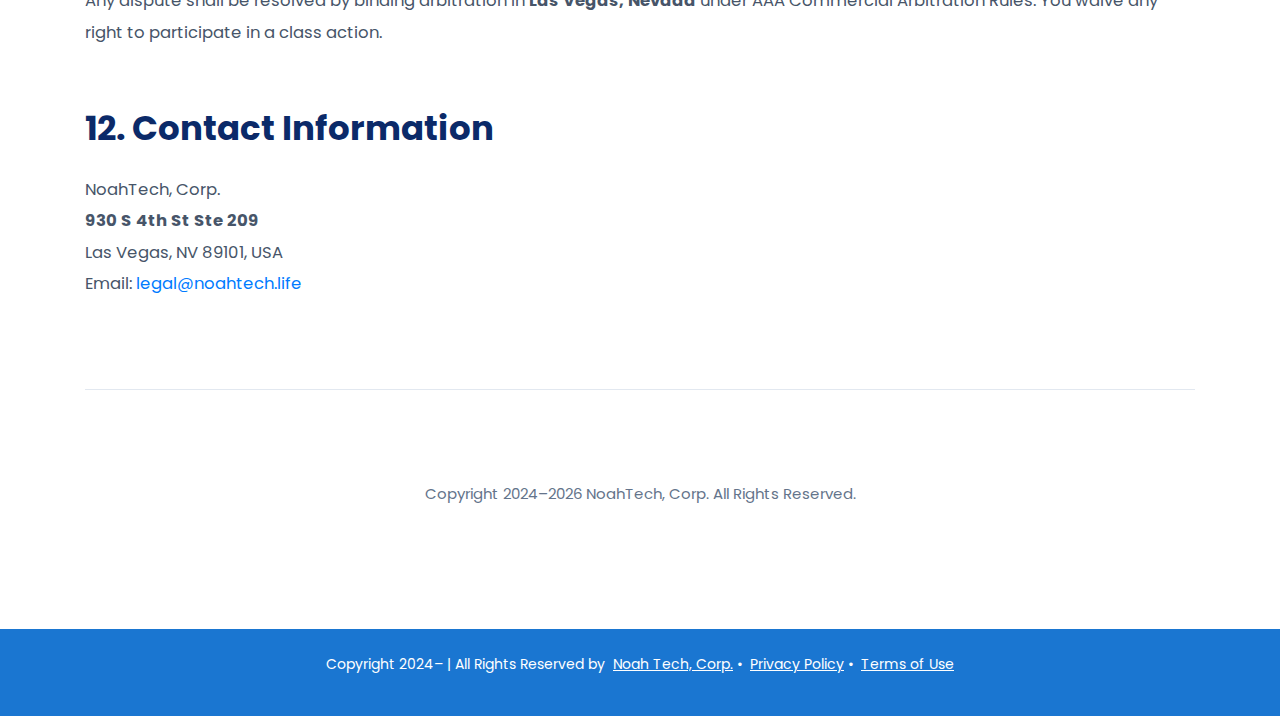
<file: terms.html>
<!doctype html>
<html class="no-js" lang="en">
<head>
    <meta charset="utf-8">
    <meta http-equiv="X-UA-Compatible" content="IE=edge">
    <meta name="viewport" content="width=device-width, initial-scale=1, shrink-to-fit=no">
    <title>Terms of Use | NoahTech – Nevada Clinical-Stage Neuroscience Company</title>
    <meta name="description" content="Legal terms governing use of the NoahTech website, clinical trial information, intellectual property rights, disclaimers, and liability limitations.">
    <meta name="robots" content="index, follow">
    <link rel="canonical" href="https://www.noahtech.life/terms.html">
    <link rel="icon" href="img/favicon.png">
    <link href="https://fonts.googleapis.com/css?family=Poppins:200i,300,400,500,600,700,800,900&display=swap" rel="stylesheet">
    <link rel="stylesheet" href="css/bootstrap.min.css">
    <link rel="stylesheet" href="css/font-awesome.min.css">
    <link rel="stylesheet" href="css/icofont.css">
    <link rel="stylesheet" href="style.css">
    <link rel="stylesheet" href="css/responsive.css">

    <style>
        .terms-hero{background:linear-gradient(180deg,#f8faff 0%,#eef5ff 100%);padding:130px 0 90px;text-align:center}
        .terms-hero h1{font-size:48px;color:#0b2a69;font-weight:700;margin-bottom:20px}
        .terms-content{padding:100px 0}
        .terms-content h2{color:#0b2a69;font-size:34px;font-weight:700;margin:60px 0 25px}
        .terms-content h3{font-size:24px;color:#1e293b;margin:40px 0 18px;font-weight:600}
        .terms-content p,.terms-content li{font-size:16.5px;line-height:1.9;color:#475569;margin-bottom:20px}
        .last-updated{font-style:italic;color:#64748b;margin:30px 0 60px;font-size:15px}
        .highlight{background:#f0f7ff;padding:25px;border-left:5px solid #3b82f6;border-radius:0 10px 10px 0;margin:40px 0}
    </style>
</head>
<body>

    <!-- Preloader -->
    <div class="preloader">
        <div class="loader"><div class="loader-outter"></div><div class="loader-inner"></div></div>
    </div>

    <!-- Header – identical to all your pages -->
    <header class="header">
        <div class="header-inner">
            <div class="container">
                <div class="inner">
                    <div class="row">
                        <div class="col-lg-3 col-md-3 col-12">
                            <div class="logo"><a href="index.html"><img src="img/logo.jpg" alt="NoahTech"></a></div>
                            <div class="mobile-nav"></div>
                        </div>
                        <div class="col-lg-7 col-md-9 col-12">
                            <div class="main-menu">
                                <nav class="navigation">
                                    <ul class="nav menu">
                                        <li><a href="index.html">Home</a></li>
                                        <li><a href="cognit.html">Brain Aging Prevention</a></li>
                                        <li class="has-dropdown">
                                            <a href="#">MCI Tools <i class="fa fa-caret-down" style="font-size:11px;margin-left:3px;"></i></a>
                                            <ul class="sub-menu">
                                                <li><a href="MCItest.html">MoCA Assessment</a></li>
                                                <li><a href="memen.html">Memory Enhancement</a></li>
                                            </ul>
                                        </li>
                                        <li><a href="trial.html">Clinical Trial</a></li>
                                        <li><a href="https://calendly.com/noahtech-info/30min">Contact Us</a></li>
                                    </ul>
                                </nav>
                            </div>
                        </div>
                        <div class="col-lg-2 col-12">
                            <div class="get-quote"><a href="https://calendly.com/noahtech-info/30min" class="btn">Book Appointment</a></div>
                        </div>
                    </div>
                </div>
            </div>
        </div>
    </header>

    <!-- Hero -->
    <section class="terms-hero">
        <div class="container">
            <h1>Terms of Use</h1>
            <p class="last-updated">Effective Date: November 28, 2025 | Last Updated: <span id="update-date"></span></p>
        </div>
    </section>

    <!-- Full Nevada-Correct Terms of Use -->
    <section class="terms-content">
        <div class="container">

            <p>These Terms of Use (“<strong>Terms</strong>”) constitute a legally binding agreement between you and <strong>NoahTech, Corp.</strong>, a Nevada corporation with its principal place of business at <strong>930 S 4th St Ste 209, Las Vegas, NV 89101, USA</strong> (“<strong>NoahTech</strong>,” “<strong>we</strong>,” “<strong>us</strong>,” or “<strong>our</strong>”).</p>

            <p>By accessing or using the website located at www.noahtech.life or any subdomains (the “<strong>Site</strong>”), you acknowledge that you have read, understood, and agree to be bound by these Terms.</p>

            <div class="highlight">
                <strong>Important Medical Disclaimer:</strong> This Site does not provide medical advice. All clinical trial information is for educational purposes only. Participation requires separate informed consent.
            </div>

            <h2>1. Acceptance of Terms</h2>
            <p>Your continued use of the Site after any modifications constitutes acceptance of the updated Terms.</p>

            <h2>2. Medical & Clinical Trial Disclaimer</h2>
            <p>The content on this Site is for informational purposes only and is <strong>not intended</strong> to be a substitute for professional medical advice, diagnosis, or treatment. NoahTech does not practice medicine through this Site.</p>
            <p>Information regarding NCT07214974 or any other clinical trial is provided solely for transparency. Enrollment is subject to separate eligibility screening and execution of an IRB-approved Informed Consent Form.</p>

            <h2>3. Permitted Use</h2>
            <p>You may use the Site only for lawful purposes and in accordance with these Terms. Prohibited activities include, without limitation:</p>
            <ul>
                <li>Violating any applicable federal, state, or international law</li>
                <li>Impersonating any person or entity</li>
                <li>Transmitting viruses, malware, or harmful code</li>
                <li>Attempting to interfere with Site security or functionality</li>
            </ul>

            <h2>4. Intellectual Property</h2>
            <p>All content on the Site is owned by NoahTech or its licensors and protected by U.S. and international copyright, trademark, patent, trade secret, and other intellectual property laws.</p>
            <p>You are granted a limited, non-exclusive, non-transferable, revocable license to access and use the Site solely for personal, non-commercial purposes.</p>

            <h2>5. Trademarks</h2>
            <p>“NoahTech,” the NoahTech logo, and all related marks are trademarks of NoahTech, Corp. Unauthorized use is strictly prohibited.</p>

            <h2>6. Third-Party Links</h2>
            <p>The Site may contain links to third-party websites. NoahTech is not responsible for the content, accuracy, or practices of linked sites.</p>

            <h2>7. Disclaimer of Warranties</h2>
            <p>THE SITE IS PROVIDED “AS IS” AND “AS AVAILABLE” WITHOUT WARRANTIES OF ANY KIND, WHETHER EXPRESS OR IMPLIED.</p>

            <h2>8. Limitation of Liability</h2>
            <p>TO THE MAXIMUM EXTENT PERMITTED BY NEVADA LAW, NOAHTECH SHALL NOT BE LIABLE FOR ANY INDIRECT, INCIDENTAL, SPECIAL, CONSEQUENTIAL, OR PUNITIVE DAMAGES, OR ANY LOSS OF PROFITS OR REVENUES.</p>

            <h2>9. Indemnification</h2>
            <p>You agree to indemnify, defend, and hold harmless NoahTech from any claims, liabilities, damages, losses, and expenses arising from your use of the Site or violation of these Terms.</p>

            <h2>10. Governing Law & Exclusive Jurisdiction</h2>
            <p>These Terms shall be governed exclusively by the laws of the State of Nevada, without regard to conflict of law provisions.</p>
            <p>You irrevocably submit to the exclusive jurisdiction of the state and federal courts located in <strong>Clark County, Nevada</strong> for any legal action arising from these Terms or your use of the Site.</p>

            <h2>11. Binding Arbitration & Class Action Waiver</h2>
            <p>Any dispute shall be resolved by binding arbitration in <strong>Las Vegas, Nevada</strong> under AAA Commercial Arbitration Rules. You waive any right to participate in a class action.</p>

            <h2>12. Contact Information</h2>
            <p>
                NoahTech, Corp.<br>
                <strong>930 S 4th St Ste 209</strong><br>
                Las Vegas, NV 89101, USA<br>
                Email: <a href="mailto:legal@noahtech.life">legal@noahtech.life</a>
            </p>

            <hr style="margin:90px 0;border-color:#e2e8f0">

            <p style="text-align:center;color:#64748b;font-size:15px">
                Copyright 2024–<span id="copyright-year"></span> NoahTech, Corp. All Rights Reserved.
            </p>
        </div>
    </section>

    <!-- Updated Footer (same on every page) -->
    <footer id="footer" class="footer">
        <div class="copyright">
            <div class="container">
                <div class="row">
                    <div class="col-lg-12">
                        <div class="copyright-content">
                            <p>Copyright 2024–<span id="copyright-year"></span> | All Rights Reserved by 
                            <a href="https://www.noahtech.life">Noah Tech, Corp.</a> • 
                            <a href="privacy.html">Privacy Policy</a> • <a href="terms.html">Terms of Use</a></p>
                        </div>
                    </div>
                </div>
            </div>
        </div>
    </footer>

    <script src="js/jquery.min.js"></script>
    <script src="js/jquery-migrate-3.0.0.js"></script>
    <script src="js/bootstrap.min.js"></script>
    <script src="js/main.js"></script>
    <script>
        document.getElementById('copyright-year').textContent = new Date().getFullYear();
        document.getElementById('update-date').textContent = new Date().toLocaleDateString('en-US', {year: 'numeric', month: 'long', day: 'numeric'});
    </script>
</body>
</html>
</file>
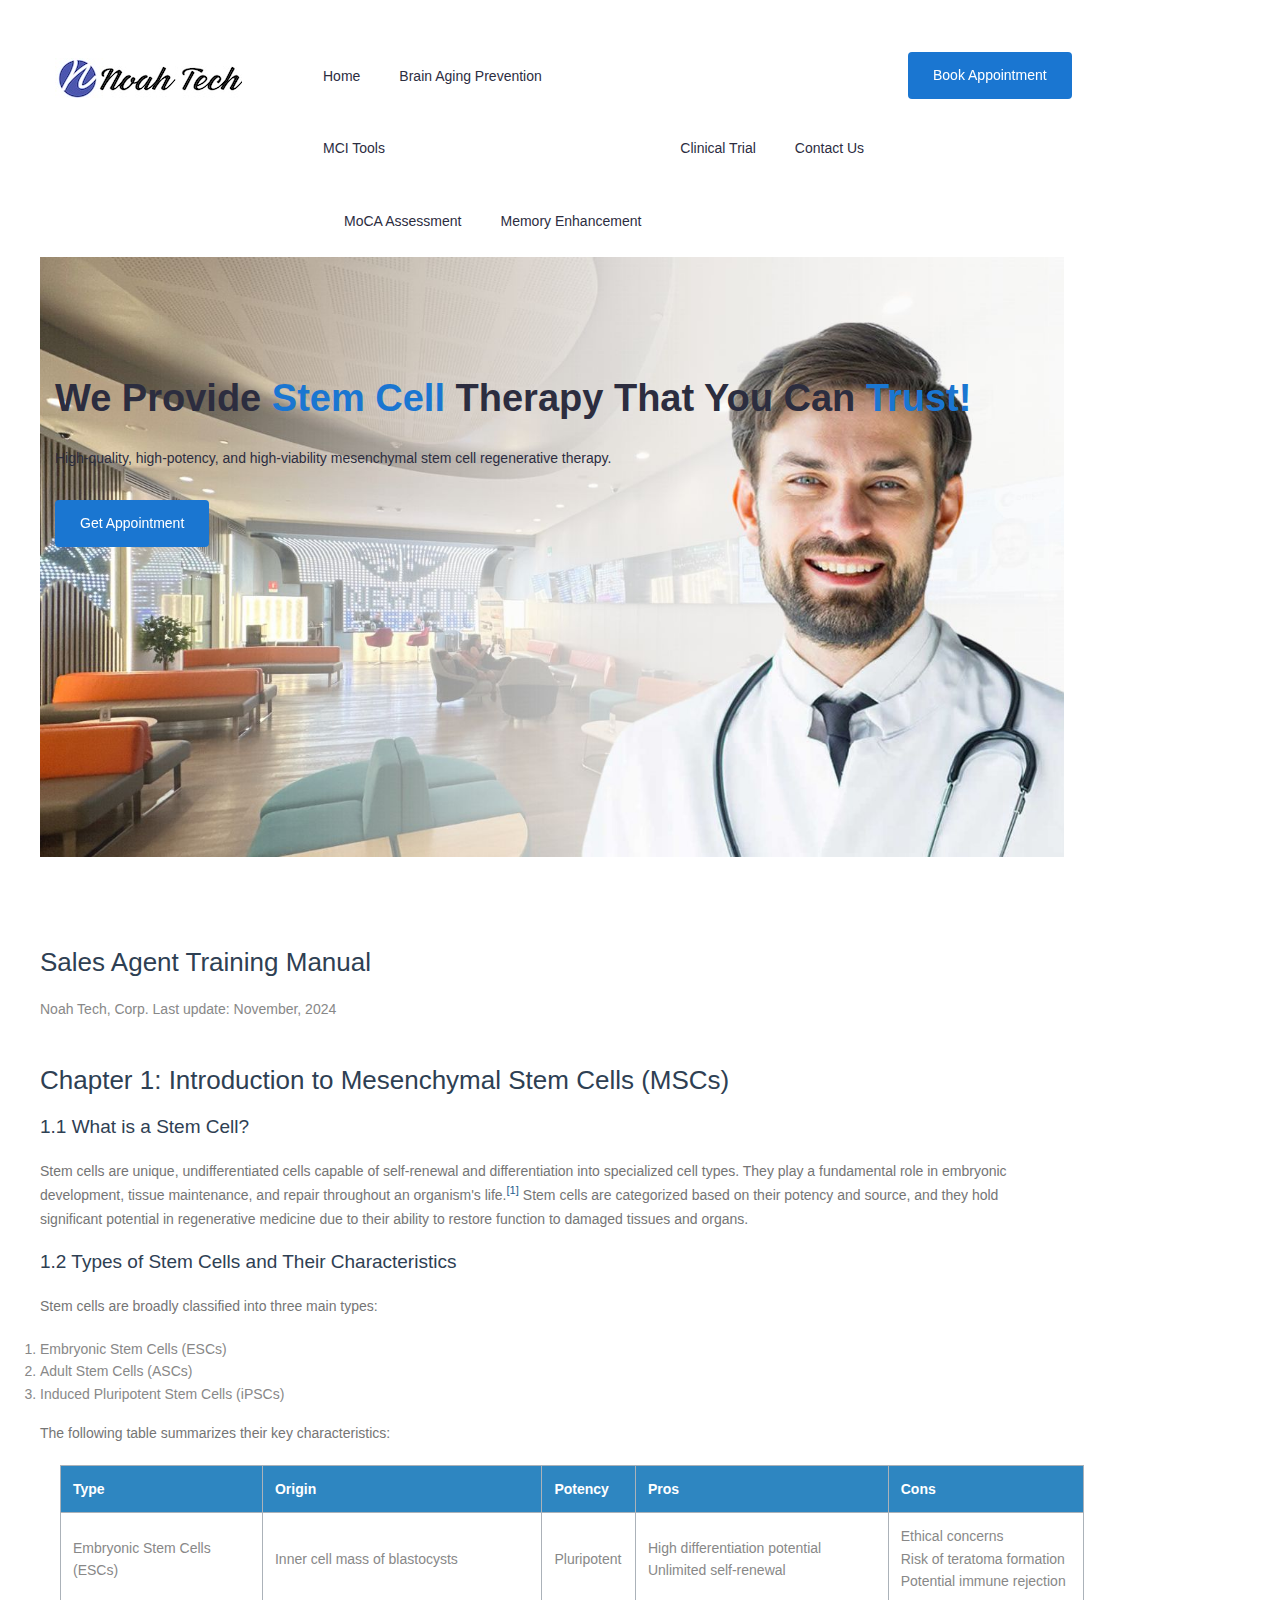
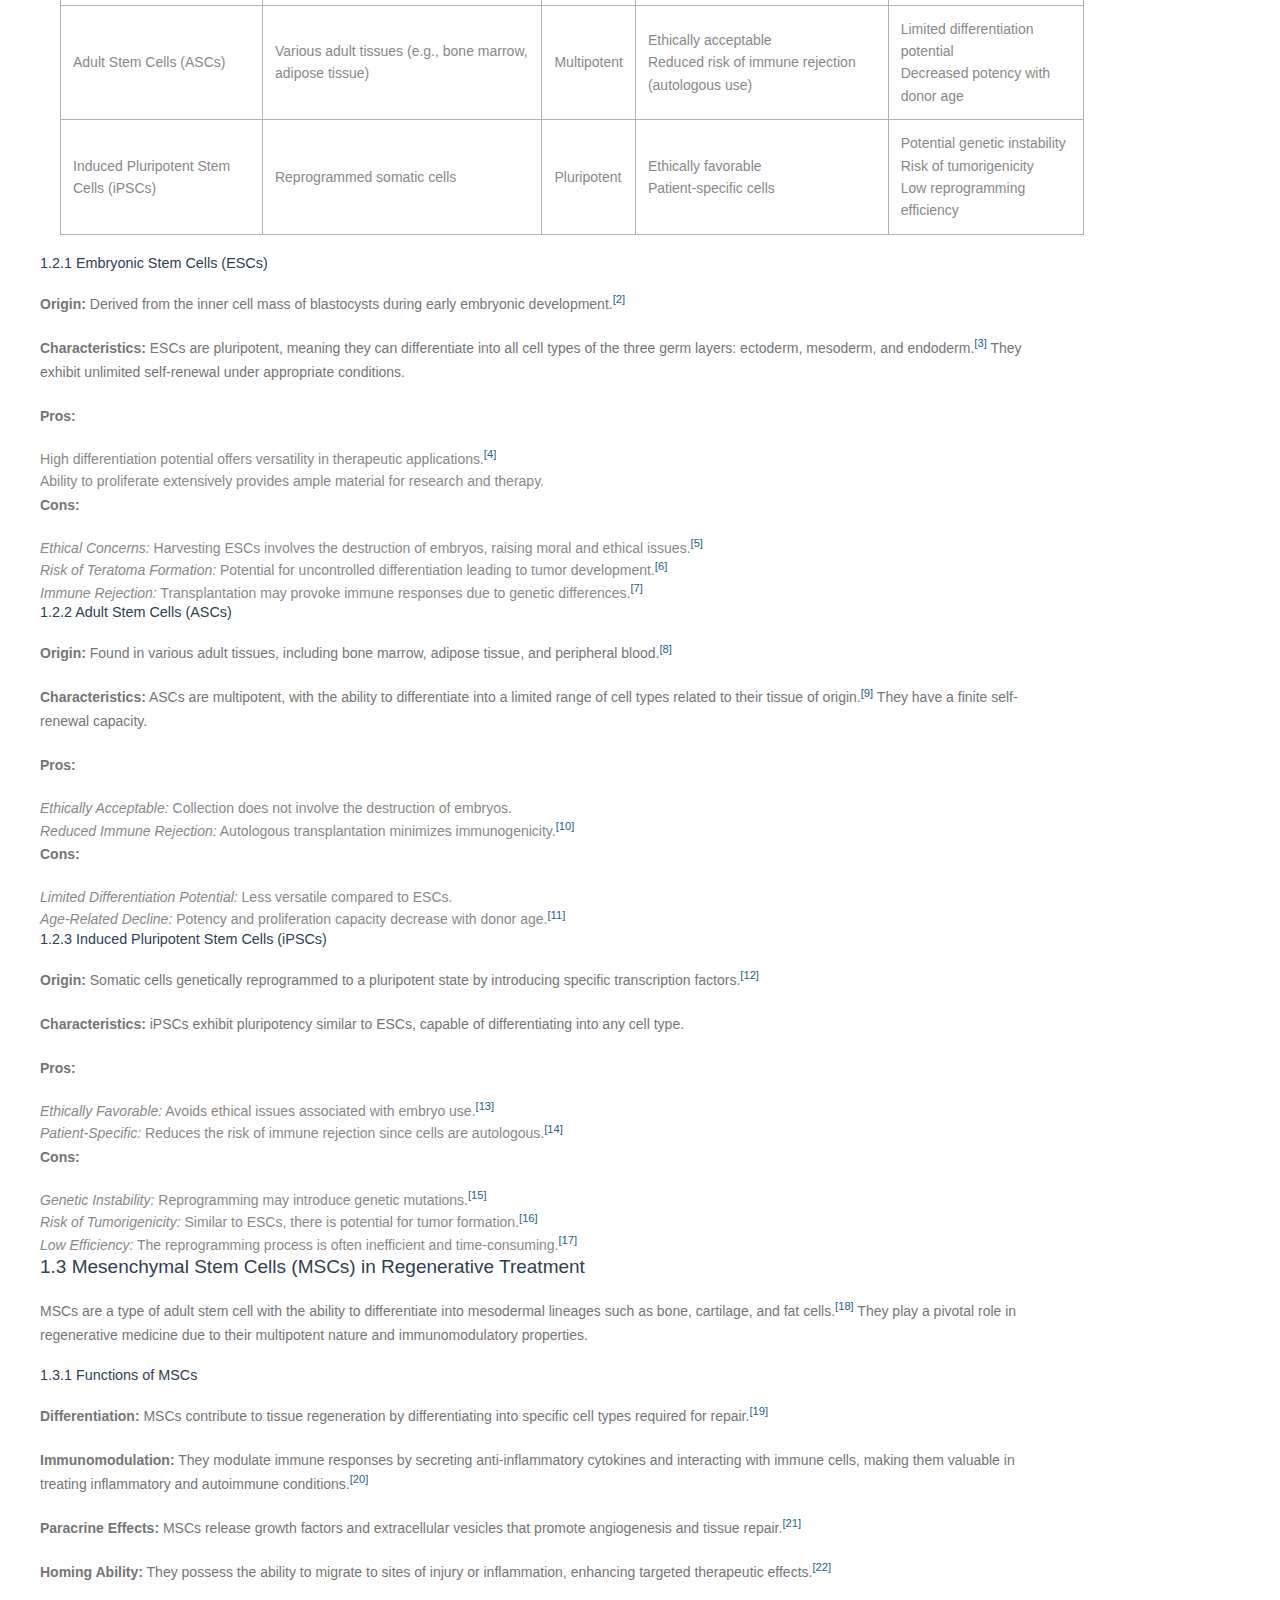
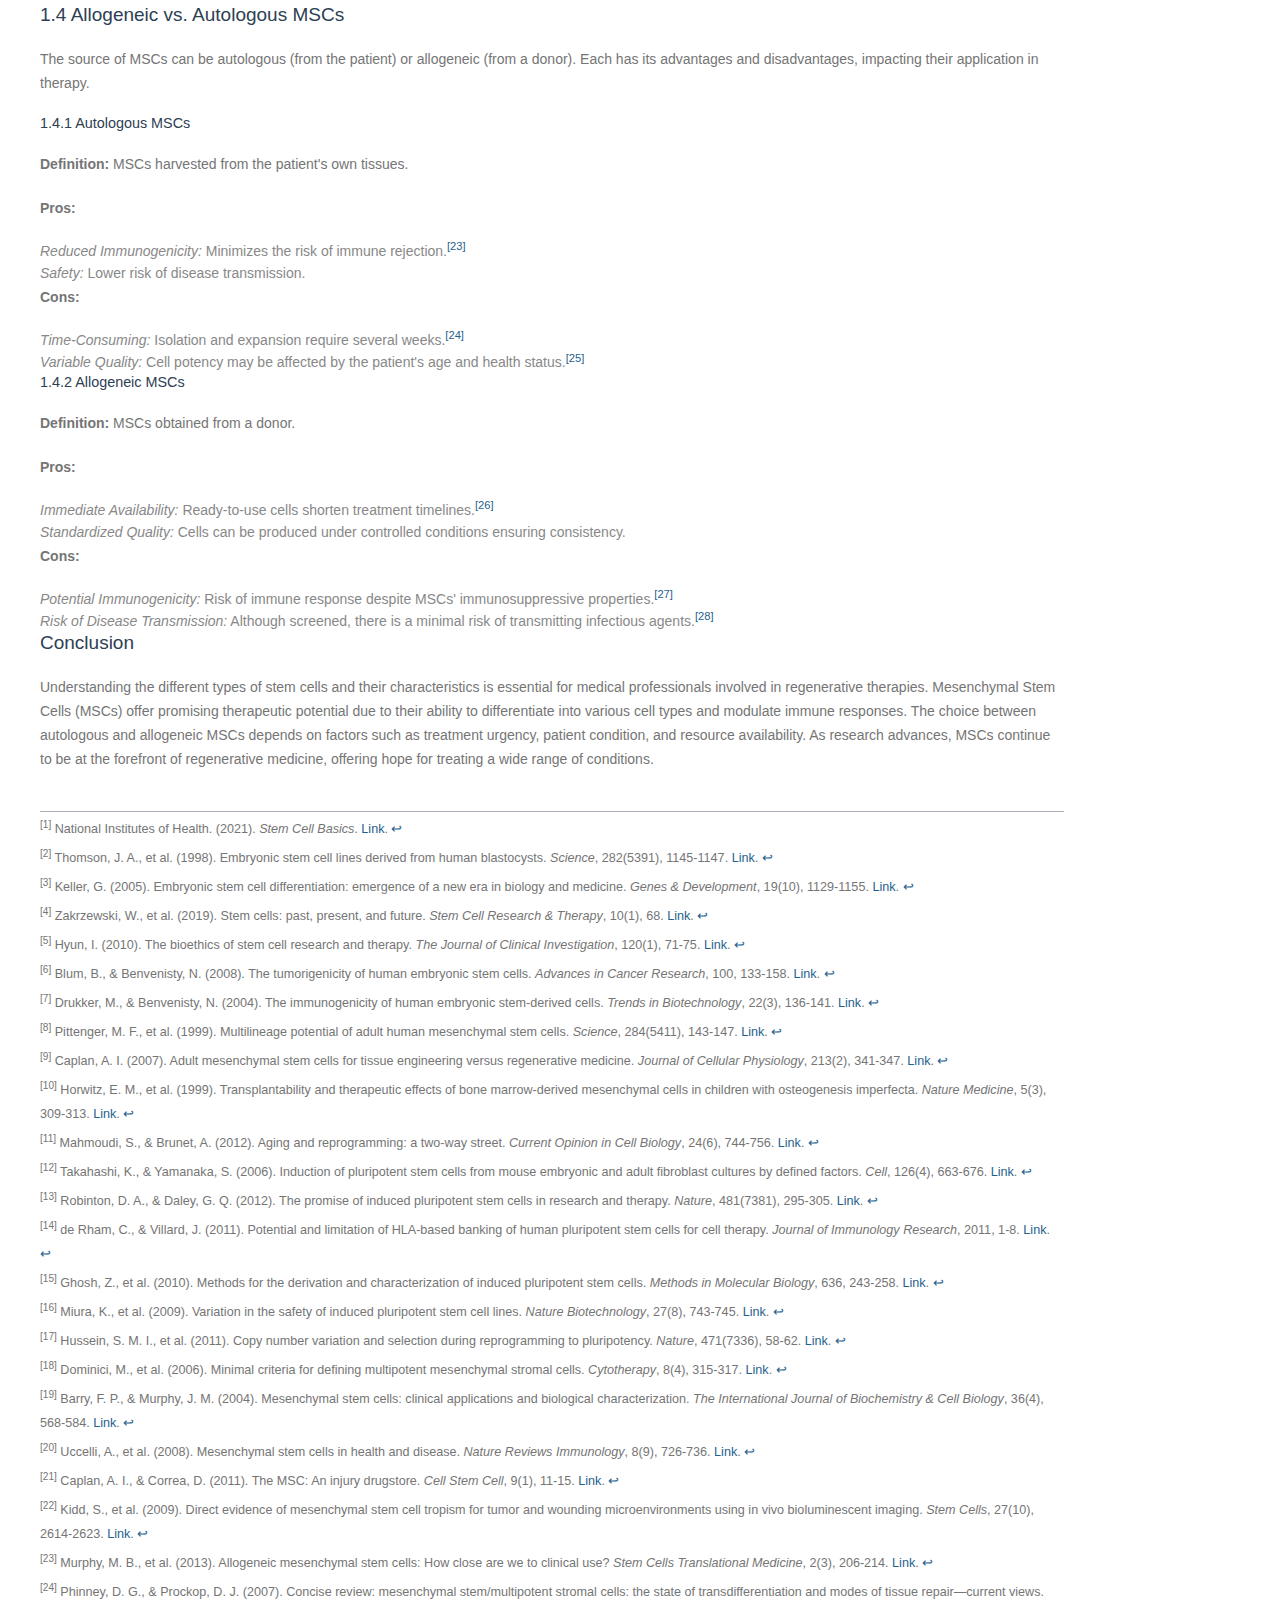
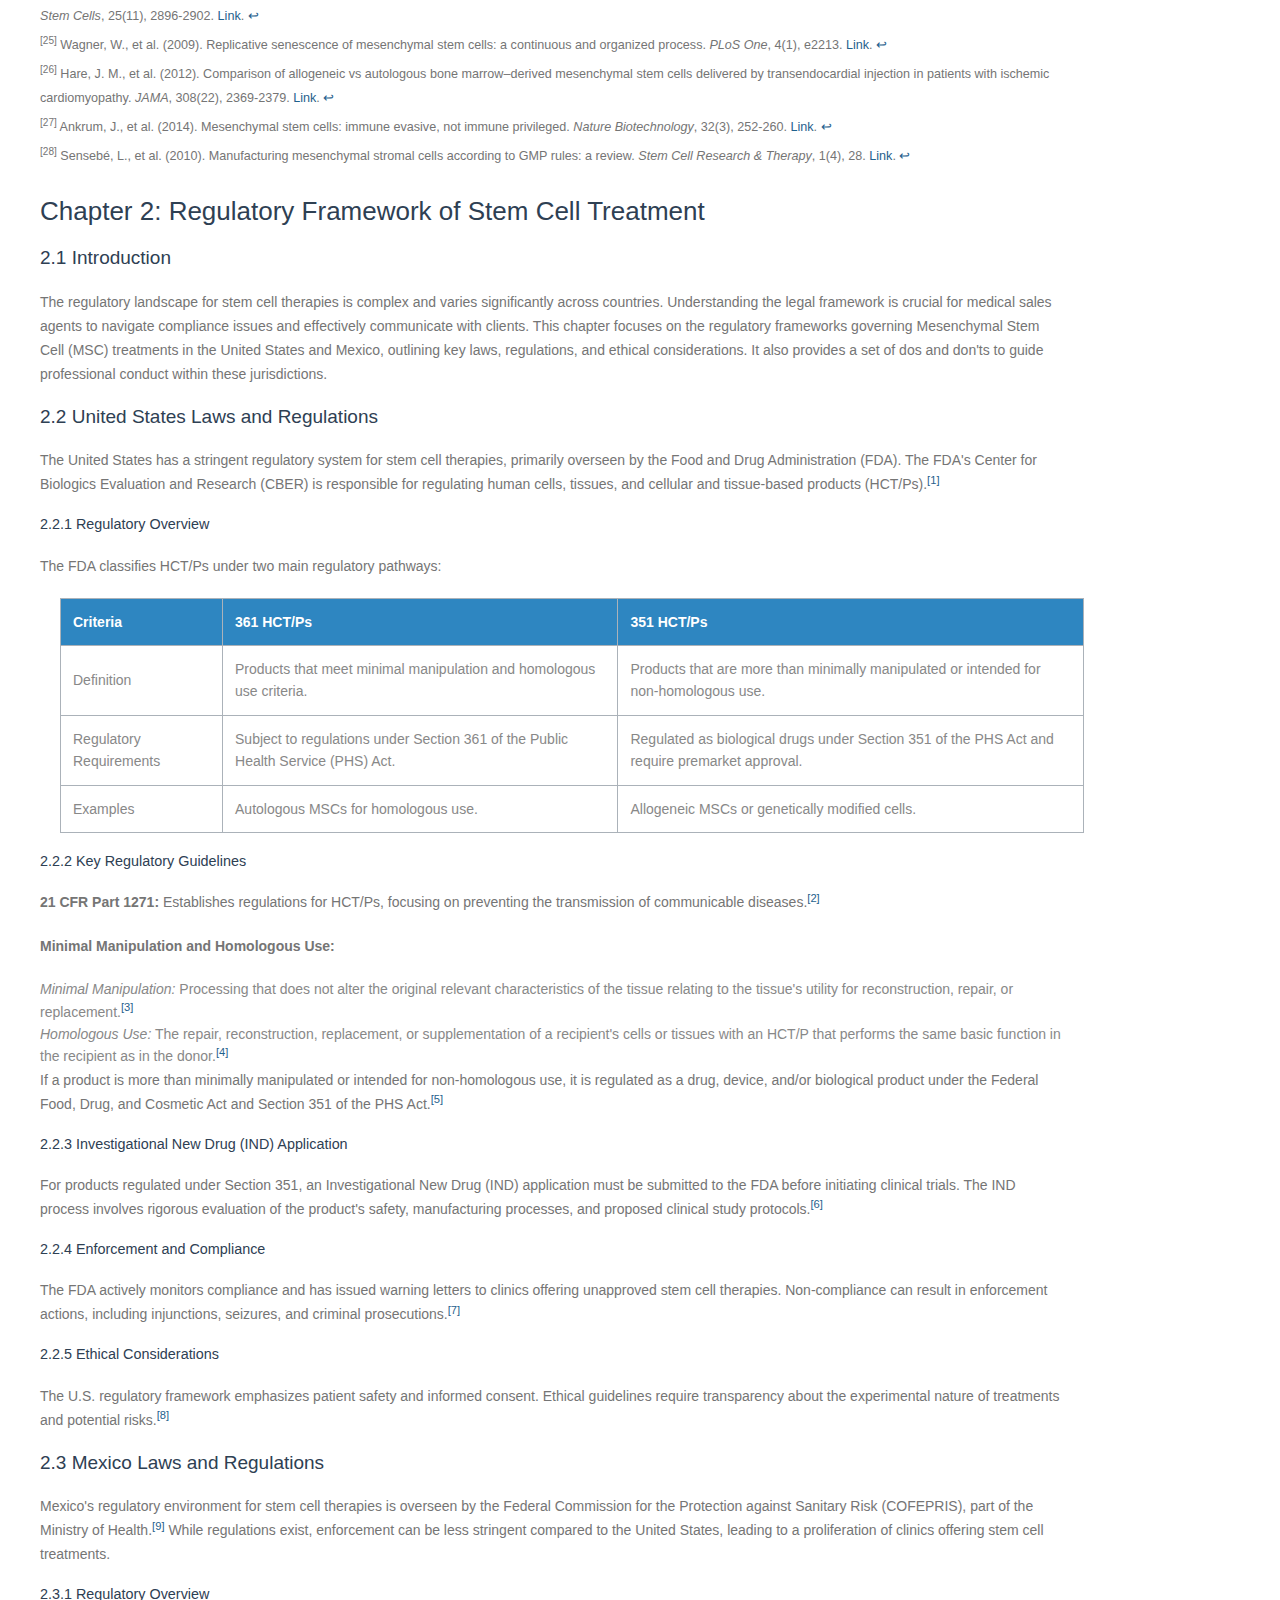
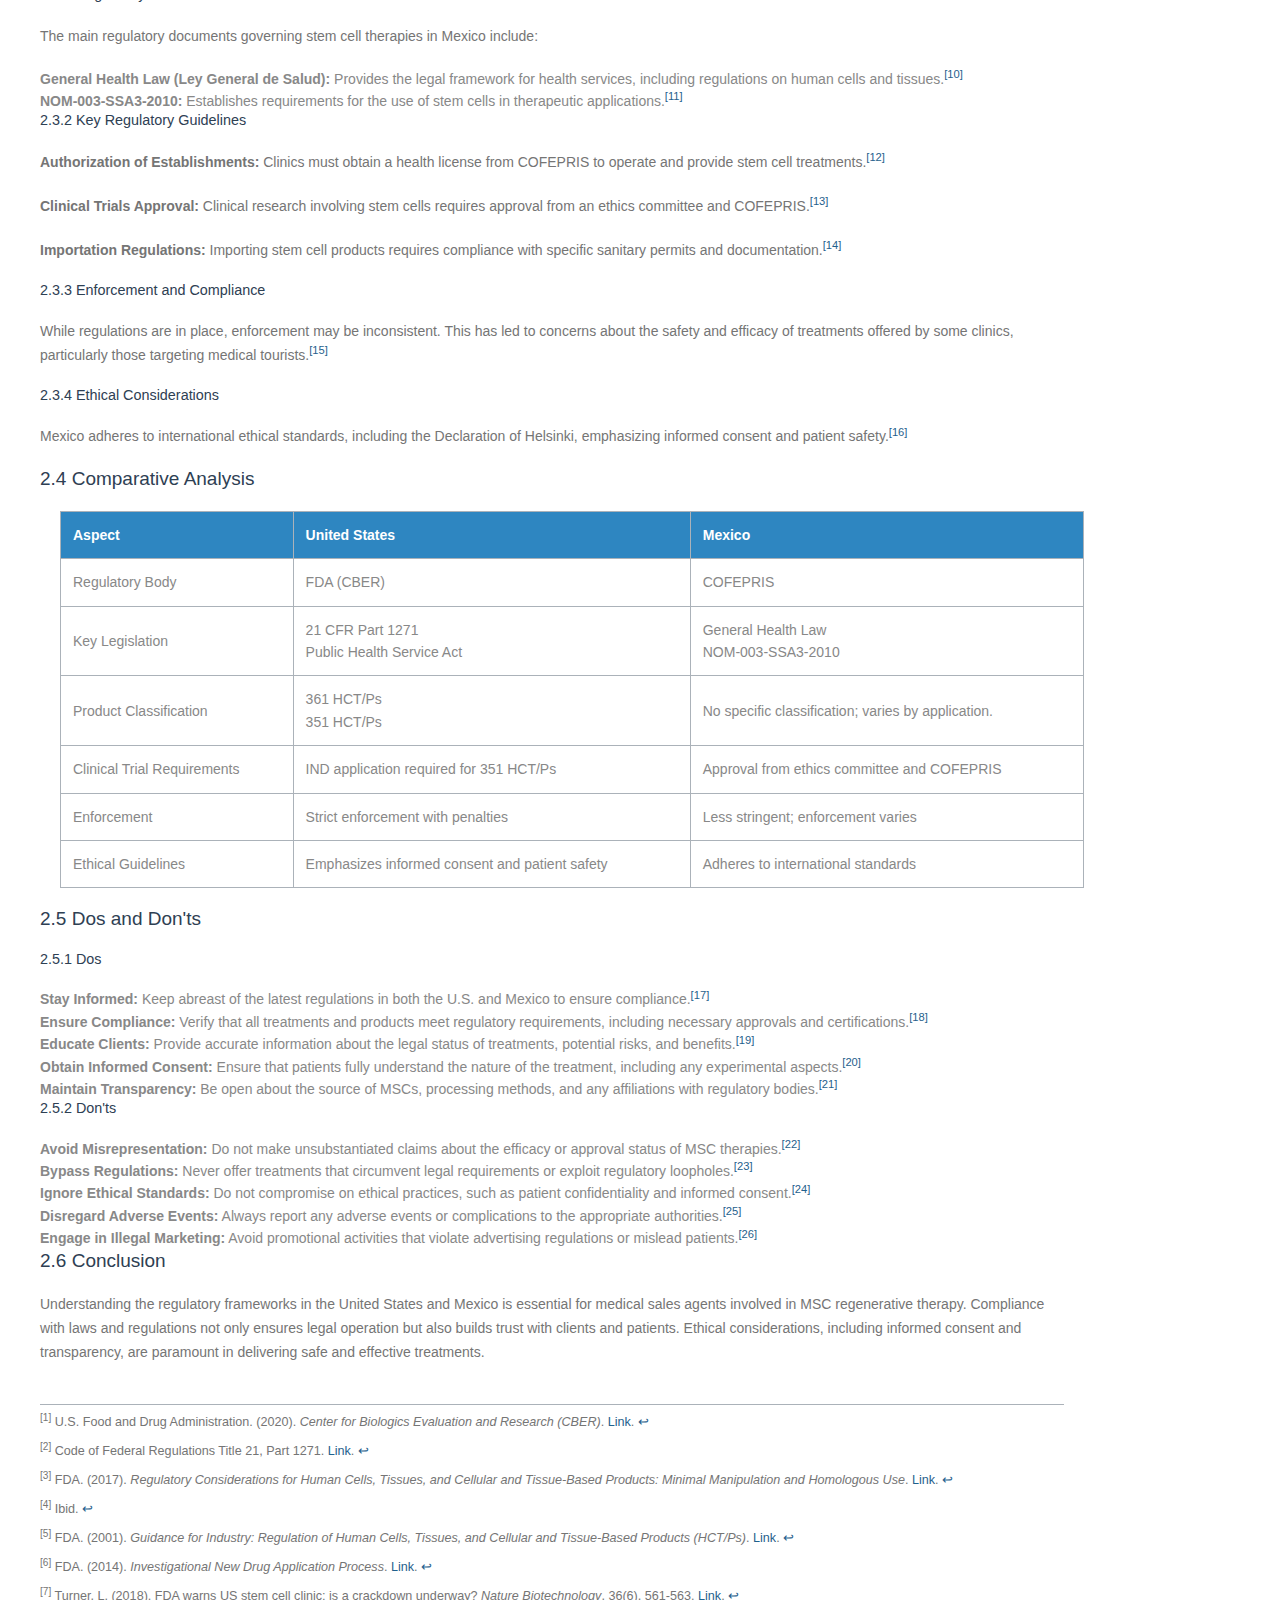
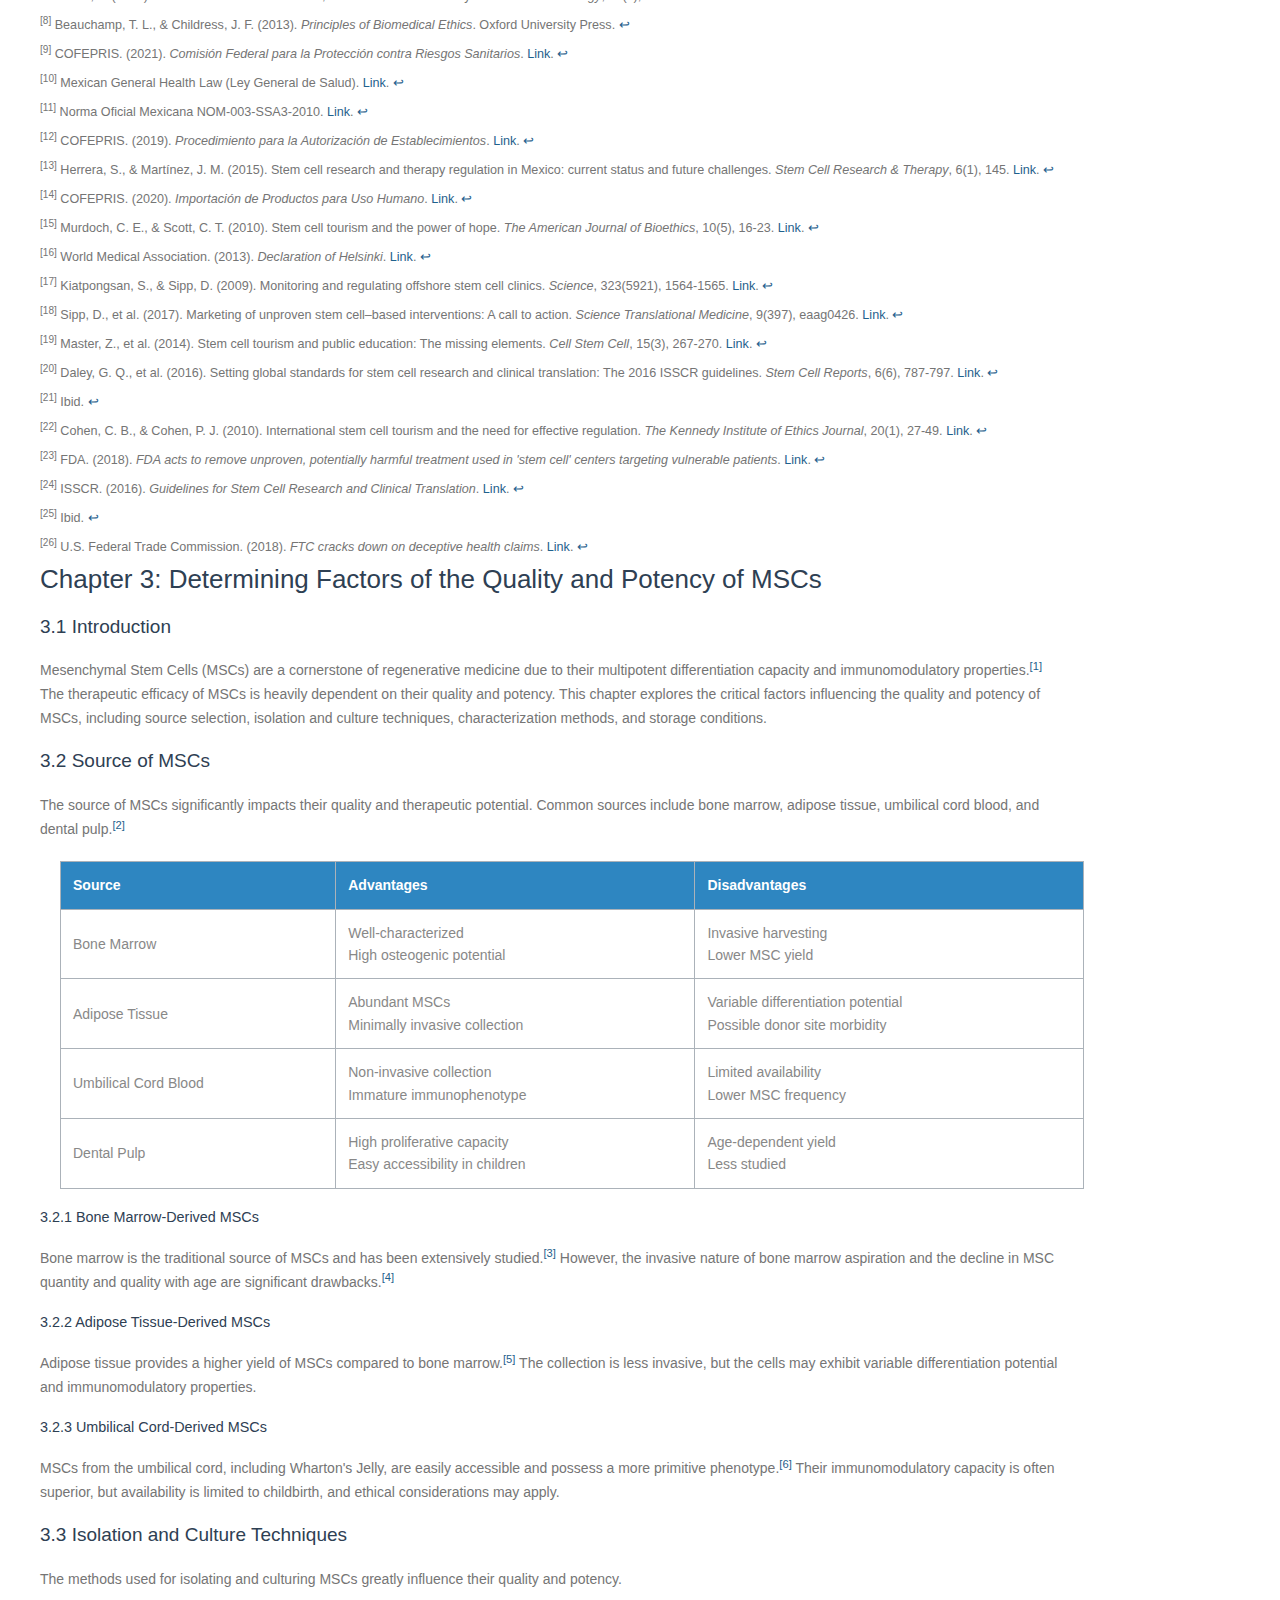
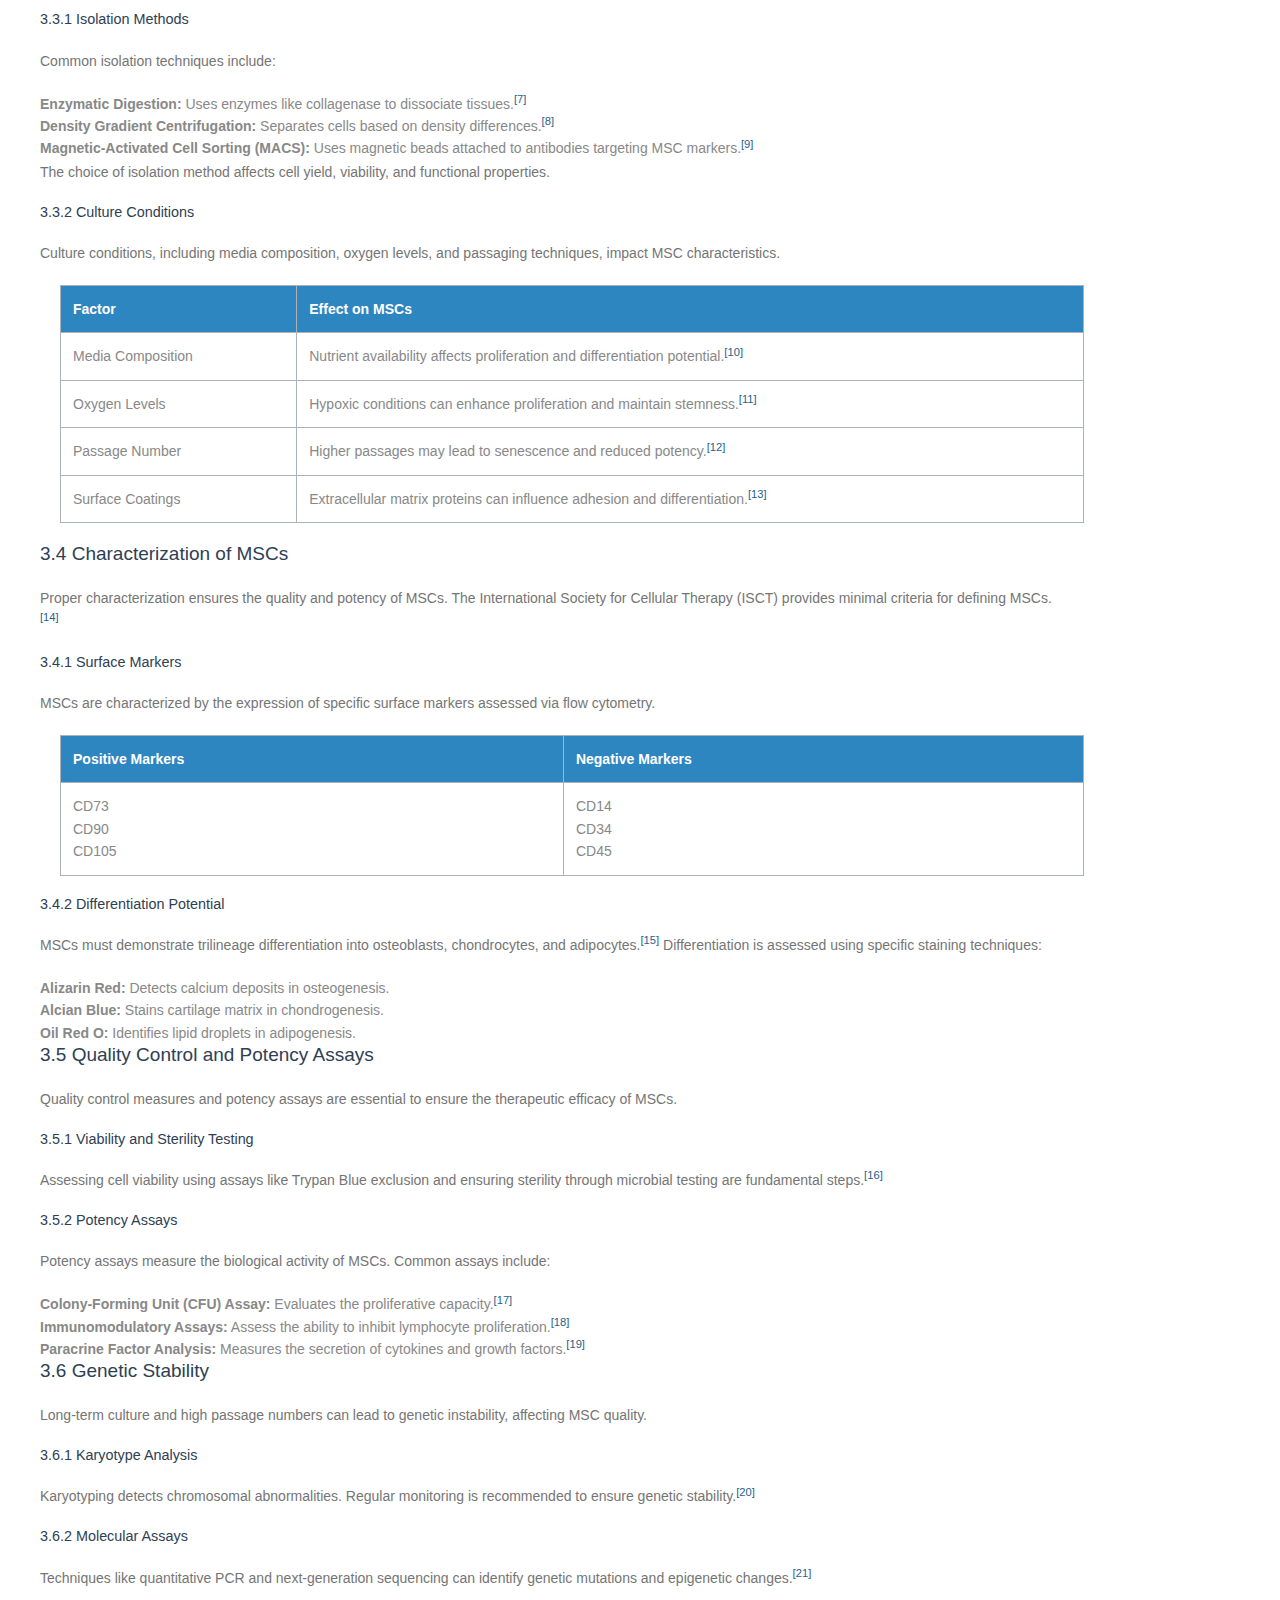
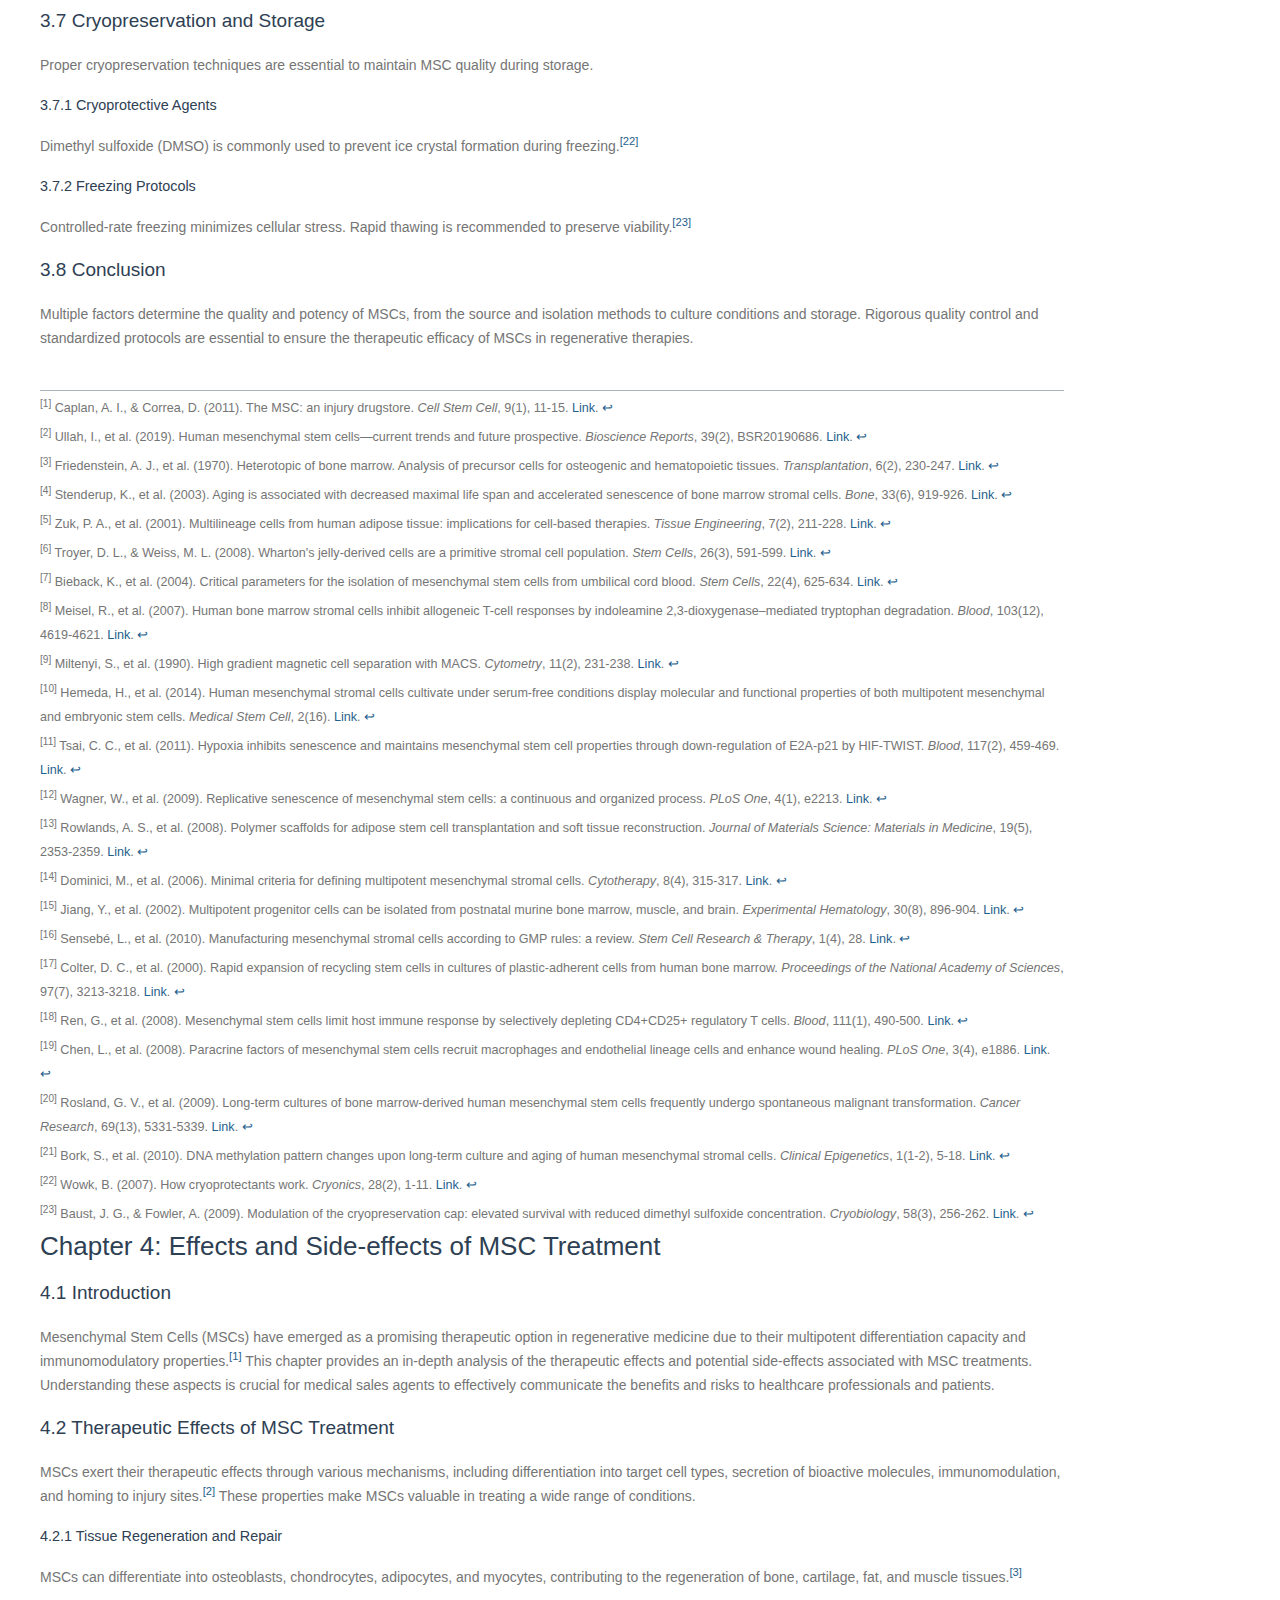
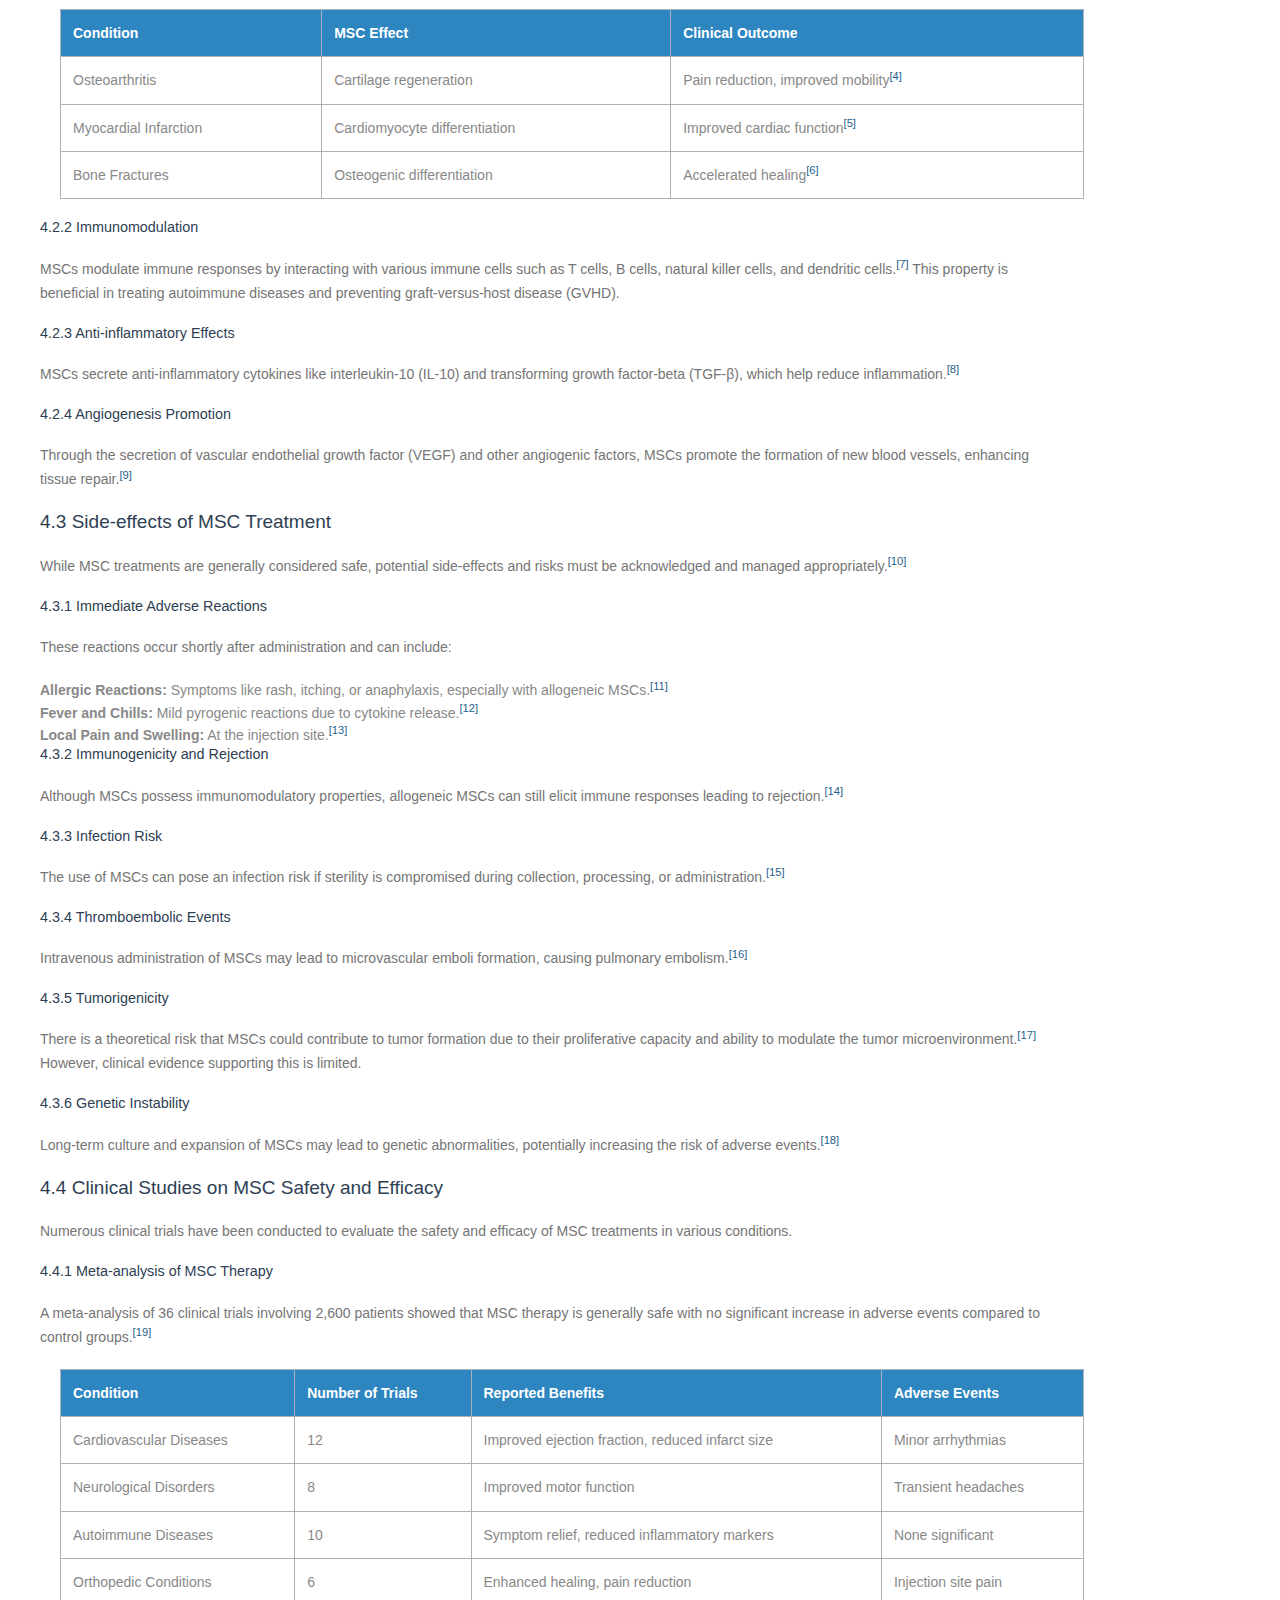
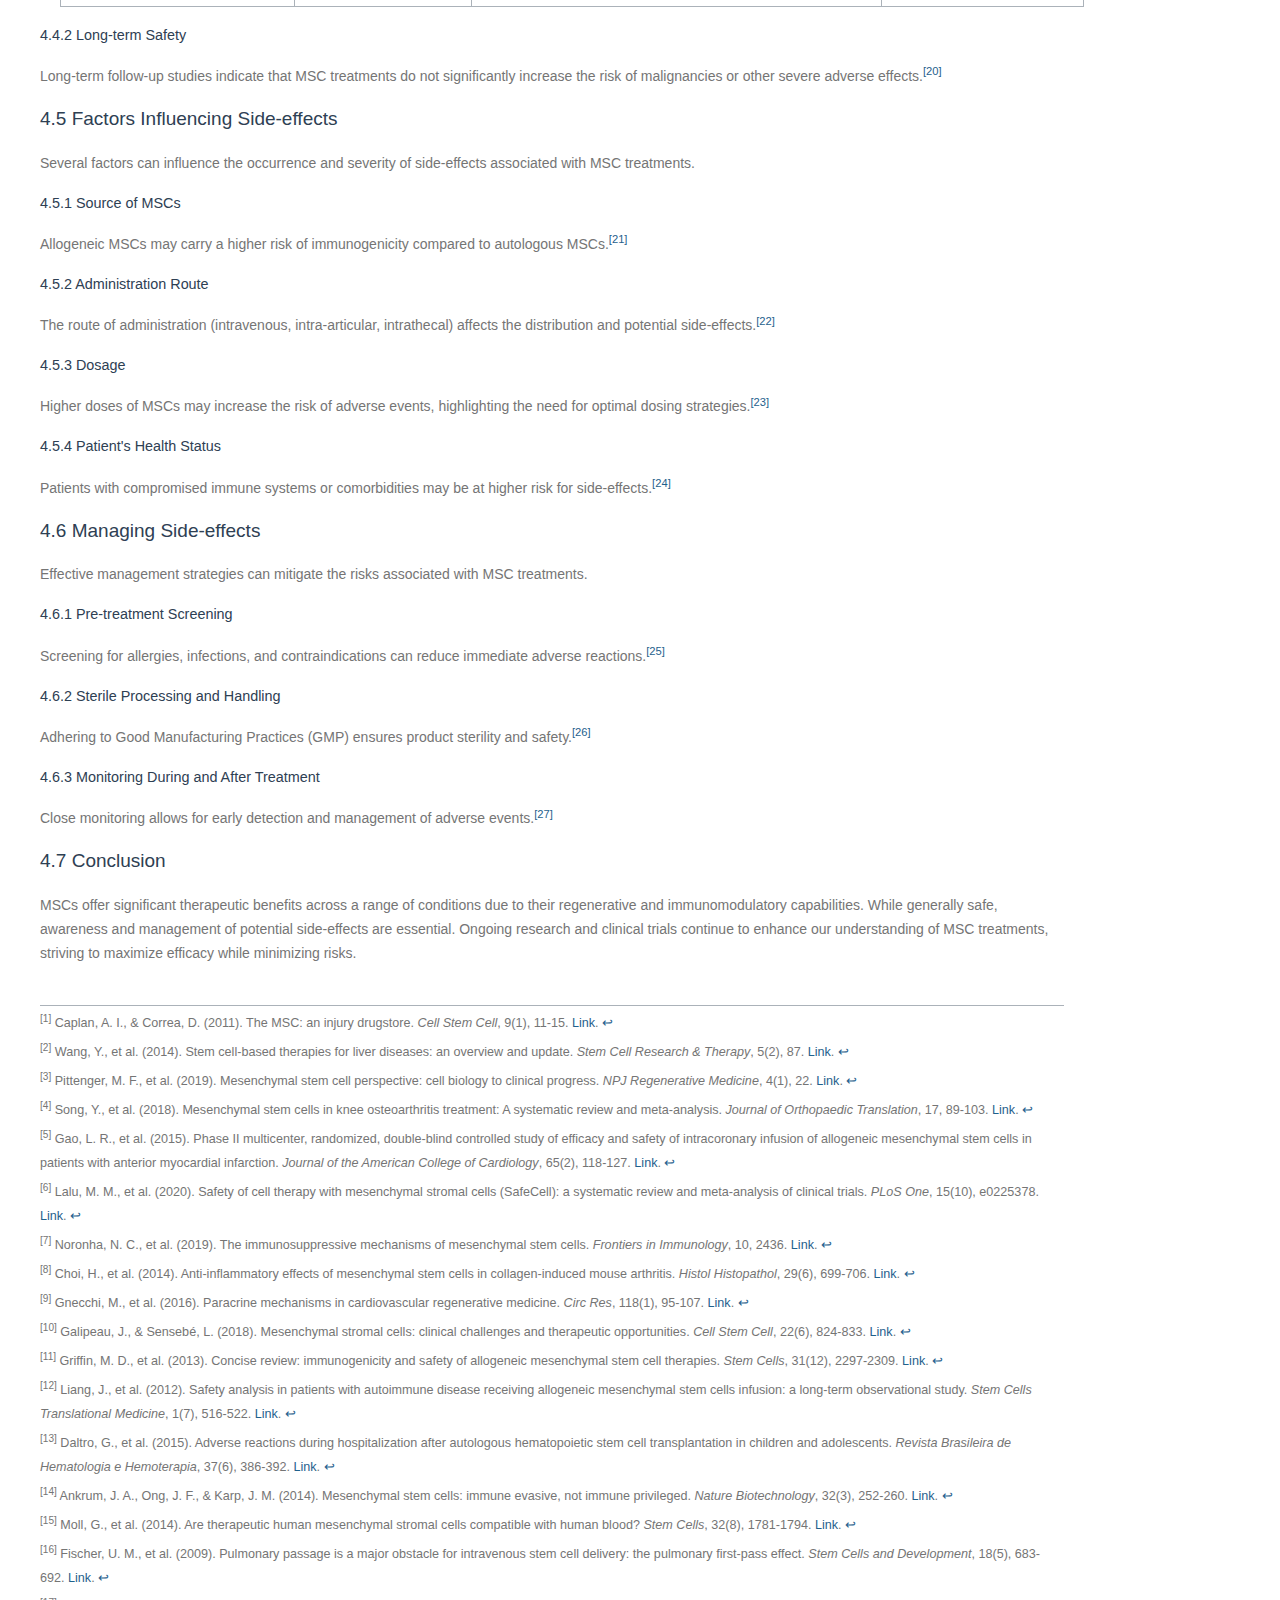
<file: training.html>
<!doctype html>
<html lang="en">
    <head>
        <meta charset="utf-8">
        <meta http-equiv="X-UA-Compatible" content="IE=edge">
        <meta name="viewport" content="width=device-width, initial-scale=1, shrink-to-fit=no">

        <title>Sales Agent Training Manual (Internal) | Noah Tech</title>
        <meta name="description" content="Internal sales agent training manual for Noah Tech, Corp. — mesenchymal stem cell therapy reference for authorized personnel.">
        <meta name="author" content="Noah Tech, Corp.">

        <!-- Internal page: excluded from public indexing and AI crawlers -->
        <meta name="robots" content="noindex, nofollow, noarchive, nosnippet, noimageindex">
        <meta name="googlebot" content="noindex, nofollow">
        <meta name="GPTBot" content="noindex, nofollow">
        <meta name="ClaudeBot" content="noindex, nofollow">

        <link rel="icon" href="img/favicon.png" type="image/png">
        <link rel="preconnect" href="https://fonts.googleapis.com">
        <link rel="preconnect" href="https://fonts.gstatic.com" crossorigin>
        <link href="https://fonts.googleapis.com/css?family=Poppins:300,400,500,600,700,800&display=swap" rel="stylesheet">

        <link rel="stylesheet" href="css/bootstrap.min.css">
        <link rel="stylesheet" href="css/font-awesome.min.css">
        <link rel="stylesheet" href="css/icofont.css">
        <link rel="stylesheet" href="css/animate.min.css">
        <link rel="stylesheet" href="css/magnific-popup.css">
        <link rel="stylesheet" href="css/normalize.css">
        <link rel="stylesheet" href="style.css">
        <link rel="stylesheet" href="css/responsive.css">
    
<style>
    h1, h2, h3 {
        margin-bottom: 20px;
    }
    p {
        margin-bottom: 20px;
    }
    h1 {
        font-size: calc(2em - 2px);
    }
    h2 {
        font-size: calc(1.5em - 2px);
    }
    h3 {
        font-size: calc(1.17em - 2px);
    }
</style>
</head>

    <body>
	
		<!-- Preloader -->
        <div class="preloader">
            <div class="loader">
                <div class="loader-outter"></div>
                <div class="loader-inner"></div>

                <div class="indicator"> 
                    <svg width="16px" height="12px">
                        <polyline id="back" points="1 6 4 6 6 11 10 1 12 6 15 6"></polyline>
                        <polyline id="front" points="1 6 4 6 6 11 10 1 12 6 15 6"></polyline>
                    </svg>
                </div>
            </div>
        </div>
	
		<!-- Header Area -->
		<header class="header" >
			<!-- Header Inner -->
			<div class="header-inner">
				<div class="container">
					<div class="inner">
						<div class="row">
							<div class="col-lg-3 col-md-3 col-12">
								<!-- Start Logo -->
								<div class="logo">
									<a href="index.html"><img src="img/logo.jpg" alt="#"></a>
								</div>
								<!-- End Logo -->
								<!-- Mobile Nav -->
								<div class="mobile-nav"></div>
								<!-- End Mobile Nav -->
							</div>
							<div class="col-lg-7 col-md-9 col-12">
                            <div class="main-menu">
                                <nav class="navigation" aria-label="Primary navigation">
                                    <ul class="nav menu">
                                        <li><a href="index.html">Home</a></li>
                                        <li><a href="cognit.html">Brain Aging Prevention</a></li>
                                        <li class="has-dropdown">
                                            <a href="#" onclick="return false;">MCI Tools</a>
                                            <ul class="dropdown-menu-custom">
                                                <li><a href="MCItest.html">MoCA Assessment</a></li>
                                                <li><a href="memen.html">Memory Enhancement</a></li>
                                            </ul>
                                        </li>
                                        <li><a href="trial.html">Clinical Trial</a></li>
                                        <li><a href="https://calendly.com/noahtech-info/30min">Contact Us</a></li>
                                    </ul>
                                </nav>
                            </div>
                        </div>
                        <div class="col-lg-2 col-12">
                            <div class="get-quote">
                                <a href="https://calendly.com/noahtech-info/30min" class="btn">Book Appointment</a>
                            </div>
                        </div>
						</div>
					</div>
				</div>
			</div>
			<!--/ End Header Inner -->
		</header>
		<!-- End Header Area -->
		
		<!-- Slider Area -->
		<section class="slider">
			<div class="hero-slider">
				<!-- Start Single Slider -->
				<div class="single-slider" style="background-image:url('img/slider2.jpg')">
					<div class="container">
						<div class="row">
							<div class="col-lg-12">
								<div class="text">
									<h1>We Provide <span>Stem Cell</span> Therapy That You Can <span>Trust!</span></h1>
									<p>High-quality, high-potency, and high-viability mesenchymal stem cell regenerative therapy.</p>
									<div class="button">
										<a href="https://calendly.com/noahtech-info/30min" class="btn">Get Appointment</a>
									</div>
								</div>
							</div>
						</div>
					</div>
				</div>
		</div>	
		</section>

		<!--/ End Slider Area -->
		<div>
		<div>
		<br>
		<br>
		<br>
        <br>
<h1>Sales Agent Training Manual</h1>
        Noah Tech, Corp.
        Last update: November, 2024   
        <br>
        <br>
        <br>
<h1>Chapter 1: Introduction to Mesenchymal Stem Cells (MSCs)</h1>

<h2>1.1 What is a Stem Cell?</h2>

<p>Stem cells are unique, undifferentiated cells capable of self-renewal and differentiation into specialized cell types. They play a fundamental role in embryonic development, tissue maintenance, and repair throughout an organism's life.<sup id="fnref1"><a href="#fn1">[1]</a></sup> Stem cells are categorized based on their potency and source, and they hold significant potential in regenerative medicine due to their ability to restore function to damaged tissues and organs.</p>

<h2>1.2 Types of Stem Cells and Their Characteristics</h2>

<p>Stem cells are broadly classified into three main types:</p>

<ol>
    <li>Embryonic Stem Cells (ESCs)</li>
    <li>Adult Stem Cells (ASCs)</li>
    <li>Induced Pluripotent Stem Cells (iPSCs)</li>
</ol>

<p>The following table summarizes their key characteristics:</p>

<table>
    <tr>
        <th>Type</th>
        <th>Origin</th>
        <th>Potency</th>
        <th>Pros</th>
        <th>Cons</th>
    </tr>
    <tr>
        <td>Embryonic Stem Cells (ESCs)</td>
        <td>Inner cell mass of blastocysts</td>
        <td>Pluripotent</td>
        <td>
            <ul>
                <li>High differentiation potential</li>
                <li>Unlimited self-renewal</li>
            </ul>
        </td>
        <td>
            <ul>
                <li>Ethical concerns</li>
                <li>Risk of teratoma formation</li>
                <li>Potential immune rejection</li>
            </ul>
        </td>
    </tr>
    <tr>
        <td>Adult Stem Cells (ASCs)</td>
        <td>Various adult tissues (e.g., bone marrow, adipose tissue)</td>
        <td>Multipotent</td>
        <td>
            <ul>
                <li>Ethically acceptable</li>
                <li>Reduced risk of immune rejection (autologous use)</li>
            </ul>
        </td>
        <td>
            <ul>
                <li>Limited differentiation potential</li>
                <li>Decreased potency with donor age</li>
            </ul>
        </td>
    </tr>
    <tr>
        <td>Induced Pluripotent Stem Cells (iPSCs)</td>
        <td>Reprogrammed somatic cells</td>
        <td>Pluripotent</td>
        <td>
            <ul>
                <li>Ethically favorable</li>
                <li>Patient-specific cells</li>
            </ul>
        </td>
        <td>
            <ul>
                <li>Potential genetic instability</li>
                <li>Risk of tumorigenicity</li>
                <li>Low reprogramming efficiency</li>
            </ul>
        </td>
    </tr>
</table>

<h3>1.2.1 Embryonic Stem Cells (ESCs)</h3>

<p><strong>Origin:</strong> Derived from the inner cell mass of blastocysts during early embryonic development.<sup id="fnref2"><a href="#fn2">[2]</a></sup></p>

<p><strong>Characteristics:</strong> ESCs are pluripotent, meaning they can differentiate into all cell types of the three germ layers: ectoderm, mesoderm, and endoderm.<sup id="fnref3"><a href="#fn3">[3]</a></sup> They exhibit unlimited self-renewal under appropriate conditions.</p>

<p><strong>Pros:</strong></p>
<ul>
    <li>High differentiation potential offers versatility in therapeutic applications.<sup id="fnref4"><a href="#fn4">[4]</a></sup></li>
    <li>Ability to proliferate extensively provides ample material for research and therapy.</li>
</ul>

<p><strong>Cons:</strong></p>
<ul>
    <li><em>Ethical Concerns:</em> Harvesting ESCs involves the destruction of embryos, raising moral and ethical issues.<sup id="fnref5"><a href="#fn5">[5]</a></sup></li>
    <li><em>Risk of Teratoma Formation:</em> Potential for uncontrolled differentiation leading to tumor development.<sup id="fnref6"><a href="#fn6">[6]</a></sup></li>
    <li><em>Immune Rejection:</em> Transplantation may provoke immune responses due to genetic differences.<sup id="fnref7"><a href="#fn7">[7]</a></sup></li>
</ul>

<h3>1.2.2 Adult Stem Cells (ASCs)</h3>

<p><strong>Origin:</strong> Found in various adult tissues, including bone marrow, adipose tissue, and peripheral blood.<sup id="fnref8"><a href="#fn8">[8]</a></sup></p>

<p><strong>Characteristics:</strong> ASCs are multipotent, with the ability to differentiate into a limited range of cell types related to their tissue of origin.<sup id="fnref9"><a href="#fn9">[9]</a></sup> They have a finite self-renewal capacity.</p>

<p><strong>Pros:</strong></p>
<ul>
    <li><em>Ethically Acceptable:</em> Collection does not involve the destruction of embryos.</li>
    <li><em>Reduced Immune Rejection:</em> Autologous transplantation minimizes immunogenicity.<sup id="fnref10"><a href="#fn10">[10]</a></sup></li>
</ul>

<p><strong>Cons:</strong></p>
<ul>
    <li><em>Limited Differentiation Potential:</em> Less versatile compared to ESCs.</li>
    <li><em>Age-Related Decline:</em> Potency and proliferation capacity decrease with donor age.<sup id="fnref11"><a href="#fn11">[11]</a></sup></li>
</ul>

<h3>1.2.3 Induced Pluripotent Stem Cells (iPSCs)</h3>

<p><strong>Origin:</strong> Somatic cells genetically reprogrammed to a pluripotent state by introducing specific transcription factors.<sup id="fnref12"><a href="#fn12">[12]</a></sup></p>

<p><strong>Characteristics:</strong> iPSCs exhibit pluripotency similar to ESCs, capable of differentiating into any cell type.</p>

<p><strong>Pros:</strong></p>
<ul>
    <li><em>Ethically Favorable:</em> Avoids ethical issues associated with embryo use.<sup id="fnref13"><a href="#fn13">[13]</a></sup></li>
    <li><em>Patient-Specific:</em> Reduces the risk of immune rejection since cells are autologous.<sup id="fnref14"><a href="#fn14">[14]</a></sup></li>
</ul>

<p><strong>Cons:</strong></p>
<ul>
    <li><em>Genetic Instability:</em> Reprogramming may introduce genetic mutations.<sup id="fnref15"><a href="#fn15">[15]</a></sup></li>
    <li><em>Risk of Tumorigenicity:</em> Similar to ESCs, there is potential for tumor formation.<sup id="fnref16"><a href="#fn16">[16]</a></sup></li>
    <li><em>Low Efficiency:</em> The reprogramming process is often inefficient and time-consuming.<sup id="fnref17"><a href="#fn17">[17]</a></sup></li>
</ul>

<h2>1.3 Mesenchymal Stem Cells (MSCs) in Regenerative Treatment</h2>

<p>MSCs are a type of adult stem cell with the ability to differentiate into mesodermal lineages such as bone, cartilage, and fat cells.<sup id="fnref18"><a href="#fn18">[18]</a></sup> They play a pivotal role in regenerative medicine due to their multipotent nature and immunomodulatory properties.</p>

<h3>1.3.1 Functions of MSCs</h3>

<p><strong>Differentiation:</strong> MSCs contribute to tissue regeneration by differentiating into specific cell types required for repair.<sup id="fnref19"><a href="#fn19">[19]</a></sup></p>

<p><strong>Immunomodulation:</strong> They modulate immune responses by secreting anti-inflammatory cytokines and interacting with immune cells, making them valuable in treating inflammatory and autoimmune conditions.<sup id="fnref20"><a href="#fn20">[20]</a></sup></p>

<p><strong>Paracrine Effects:</strong> MSCs release growth factors and extracellular vesicles that promote angiogenesis and tissue repair.<sup id="fnref21"><a href="#fn21">[21]</a></sup></p>

<p><strong>Homing Ability:</strong> They possess the ability to migrate to sites of injury or inflammation, enhancing targeted therapeutic effects.<sup id="fnref22"><a href="#fn22">[22]</a></sup></p>

<h2>1.4 Allogeneic vs. Autologous MSCs</h2>

<p>The source of MSCs can be autologous (from the patient) or allogeneic (from a donor). Each has its advantages and disadvantages, impacting their application in therapy.</p>

<h3>1.4.1 Autologous MSCs</h3>

<p><strong>Definition:</strong> MSCs harvested from the patient's own tissues.</p>

<p><strong>Pros:</strong></p>
<ul>
    <li><em>Reduced Immunogenicity:</em> Minimizes the risk of immune rejection.<sup id="fnref23"><a href="#fn23">[23]</a></sup></li>
    <li><em>Safety:</em> Lower risk of disease transmission.</li>
</ul>

<p><strong>Cons:</strong></p>
<ul>
    <li><em>Time-Consuming:</em> Isolation and expansion require several weeks.<sup id="fnref24"><a href="#fn24">[24]</a></sup></li>
    <li><em>Variable Quality:</em> Cell potency may be affected by the patient's age and health status.<sup id="fnref25"><a href="#fn25">[25]</a></sup></li>
</ul>

<h3>1.4.2 Allogeneic MSCs</h3>

<p><strong>Definition:</strong> MSCs obtained from a donor.</p>

<p><strong>Pros:</strong></p>
<ul>
    <li><em>Immediate Availability:</em> Ready-to-use cells shorten treatment timelines.<sup id="fnref26"><a href="#fn26">[26]</a></sup></li>
    <li><em>Standardized Quality:</em> Cells can be produced under controlled conditions ensuring consistency.</li>
</ul>

<p><strong>Cons:</strong></p>
<ul>
    <li><em>Potential Immunogenicity:</em> Risk of immune response despite MSCs' immunosuppressive properties.<sup id="fnref27"><a href="#fn27">[27]</a></sup></li>
    <li><em>Risk of Disease Transmission:</em> Although screened, there is a minimal risk of transmitting infectious agents.<sup id="fnref28"><a href="#fn28">[28]</a></sup></li>
</ul>

<h2>Conclusion</h2>

<p>Understanding the different types of stem cells and their characteristics is essential for medical professionals involved in regenerative therapies. Mesenchymal Stem Cells (MSCs) offer promising therapeutic potential due to their ability to differentiate into various cell types and modulate immune responses. The choice between autologous and allogeneic MSCs depends on factors such as treatment urgency, patient condition, and resource availability. As research advances, MSCs continue to be at the forefront of regenerative medicine, offering hope for treating a wide range of conditions.</p>

<footer>
    <div class="footnote">
        <p id="fn1"><sup>[1]</sup> National Institutes of Health. (2021). <em>Stem Cell Basics</em>. <a href="https://stemcells.nih.gov/info/basics" target="_blank">Link</a>. <a href="#fnref1">↩</a></p>
        <p id="fn2"><sup>[2]</sup> Thomson, J. A., et al. (1998). Embryonic stem cell lines derived from human blastocysts. <em>Science</em>, 282(5391), 1145-1147. <a href="https://www.science.org/doi/10.1126/science.282.5391.1145" target="_blank">Link</a>. <a href="#fnref2">↩</a></p>
        <p id="fn3"><sup>[3]</sup> Keller, G. (2005). Embryonic stem cell differentiation: emergence of a new era in biology and medicine. <em>Genes & Development</em>, 19(10), 1129-1155. <a href="https://www.ncbi.nlm.nih.gov/pmc/articles/PMC1091725/" target="_blank">Link</a>. <a href="#fnref3">↩</a></p>
        <p id="fn4"><sup>[4]</sup> Zakrzewski, W., et al. (2019). Stem cells: past, present, and future. <em>Stem Cell Research & Therapy</em>, 10(1), 68. <a href="https://stemcellres.biomedcentral.com/articles/10.1186/s13287-019-1165-5" target="_blank">Link</a>. <a href="#fnref4">↩</a></p>
        <p id="fn5"><sup>[5]</sup> Hyun, I. (2010). The bioethics of stem cell research and therapy. <em>The Journal of Clinical Investigation</em>, 120(1), 71-75. <a href="https://www.jci.org/articles/view/41037" target="_blank">Link</a>. <a href="#fnref5">↩</a></p>
        <p id="fn6"><sup>[6]</sup> Blum, B., & Benvenisty, N. (2008). The tumorigenicity of human embryonic stem cells. <em>Advances in Cancer Research</em>, 100, 133-158. <a href="https://www.sciencedirect.com/science/article/pii/S0065230X08001045" target="_blank">Link</a>. <a href="#fnref6">↩</a></p>
        <p id="fn7"><sup>[7]</sup> Drukker, M., & Benvenisty, N. (2004). The immunogenicity of human embryonic stem-derived cells. <em>Trends in Biotechnology</em>, 22(3), 136-141. <a href="https://www.sciencedirect.com/science/article/pii/S0167779904000193" target="_blank">Link</a>. <a href="#fnref7">↩</a></p>
        <p id="fn8"><sup>[8]</sup> Pittenger, M. F., et al. (1999). Multilineage potential of adult human mesenchymal stem cells. <em>Science</em>, 284(5411), 143-147. <a href="https://www.science.org/doi/10.1126/science.284.5411.143" target="_blank">Link</a>. <a href="#fnref8">↩</a></p>
        <p id="fn9"><sup>[9]</sup> Caplan, A. I. (2007). Adult mesenchymal stem cells for tissue engineering versus regenerative medicine. <em>Journal of Cellular Physiology</em>, 213(2), 341-347. <a href="https://onlinelibrary.wiley.com/doi/full/10.1002/jcp.21200" target="_blank">Link</a>. <a href="#fnref9">↩</a></p>
        <p id="fn10"><sup>[10]</sup> Horwitz, E. M., et al. (1999). Transplantability and therapeutic effects of bone marrow-derived mesenchymal cells in children with osteogenesis imperfecta. <em>Nature Medicine</em>, 5(3), 309-313. <a href="https://www.nature.com/articles/nm0399_309" target="_blank">Link</a>. <a href="#fnref10">↩</a></p>
        <p id="fn11"><sup>[11]</sup> Mahmoudi, S., & Brunet, A. (2012). Aging and reprogramming: a two-way street. <em>Current Opinion in Cell Biology</em>, 24(6), 744-756. <a href="https://www.ncbi.nlm.nih.gov/pmc/articles/PMC3507094/" target="_blank">Link</a>. <a href="#fnref11">↩</a></p>
        <p id="fn12"><sup>[12]</sup> Takahashi, K., & Yamanaka, S. (2006). Induction of pluripotent stem cells from mouse embryonic and adult fibroblast cultures by defined factors. <em>Cell</em>, 126(4), 663-676. <a href="https://www.cell.com/cell/fulltext/S0092-8674(06)00976-7" target="_blank">Link</a>. <a href="#fnref12">↩</a></p>
        <p id="fn13"><sup>[13]</sup> Robinton, D. A., & Daley, G. Q. (2012). The promise of induced pluripotent stem cells in research and therapy. <em>Nature</em>, 481(7381), 295-305. <a href="https://www.nature.com/articles/nature10761" target="_blank">Link</a>. <a href="#fnref13">↩</a></p>
        <p id="fn14"><sup>[14]</sup> de Rham, C., & Villard, J. (2011). Potential and limitation of HLA-based banking of human pluripotent stem cells for cell therapy. <em>Journal of Immunology Research</em>, 2011, 1-8. <a href="https://www.hindawi.com/journals/jir/2011/248902/" target="_blank">Link</a>. <a href="#fnref14">↩</a></p>
        <p id="fn15"><sup>[15]</sup> Ghosh, Z., et al. (2010). Methods for the derivation and characterization of induced pluripotent stem cells. <em>Methods in Molecular Biology</em>, 636, 243-258. <a href="https://link.springer.com/protocol/10.1007%2F978-1-60761-691-7_16" target="_blank">Link</a>. <a href="#fnref15">↩</a></p>
        <p id="fn16"><sup>[16]</sup> Miura, K., et al. (2009). Variation in the safety of induced pluripotent stem cell lines. <em>Nature Biotechnology</em>, 27(8), 743-745. <a href="https://www.nature.com/articles/nbt0719" target="_blank">Link</a>. <a href="#fnref16">↩</a></p>
        <p id="fn17"><sup>[17]</sup> Hussein, S. M. I., et al. (2011). Copy number variation and selection during reprogramming to pluripotency. <em>Nature</em>, 471(7336), 58-62. <a href="https://www.nature.com/articles/nature09871" target="_blank">Link</a>. <a href="#fnref17">↩</a></p>
        <p id="fn18"><sup>[18]</sup> Dominici, M., et al. (2006). Minimal criteria for defining multipotent mesenchymal stromal cells. <em>Cytotherapy</em>, 8(4), 315-317. <a href="https://www.tandfonline.com/doi/abs/10.1080/14653240600855905" target="_blank">Link</a>. <a href="#fnref18">↩</a></p>
        <p id="fn19"><sup>[19]</sup> Barry, F. P., & Murphy, J. M. (2004). Mesenchymal stem cells: clinical applications and biological characterization. <em>The International Journal of Biochemistry & Cell Biology</em>, 36(4), 568-584. <a href="https://www.sciencedirect.com/science/article/pii/S1357272503003348" target="_blank">Link</a>. <a href="#fnref19">↩</a></p>
        <p id="fn20"><sup>[20]</sup> Uccelli, A., et al. (2008). Mesenchymal stem cells in health and disease. <em>Nature Reviews Immunology</em>, 8(9), 726-736. <a href="https://www.nature.com/articles/nri2395" target="_blank">Link</a>. <a href="#fnref20">↩</a></p>
        <p id="fn21"><sup>[21]</sup> Caplan, A. I., & Correa, D. (2011). The MSC: An injury drugstore. <em>Cell Stem Cell</em>, 9(1), 11-15. <a href="https://www.sciencedirect.com/science/article/pii/S1934590911002822" target="_blank">Link</a>. <a href="#fnref21">↩</a></p>
        <p id="fn22"><sup>[22]</sup> Kidd, S., et al. (2009). Direct evidence of mesenchymal stem cell tropism for tumor and wounding microenvironments using in vivo bioluminescent imaging. <em>Stem Cells</em>, 27(10), 2614-2623. <a href="https://stemcellsjournals.onlinelibrary.wiley.com/doi/full/10.1002/stem.187" target="_blank">Link</a>. <a href="#fnref22">↩</a></p>
        <p id="fn23"><sup>[23]</sup> Murphy, M. B., et al. (2013). Allogeneic mesenchymal stem cells: How close are we to clinical use? <em>Stem Cells Translational Medicine</em>, 2(3), 206-214. <a href="https://stemcellsjournals.onlinelibrary.wiley.com/doi/full/10.5966/sctm.2012-0186" target="_blank">Link</a>. <a href="#fnref23">↩</a></p>
        <p id="fn24"><sup>[24]</sup> Phinney, D. G., & Prockop, D. J. (2007). Concise review: mesenchymal stem/multipotent stromal cells: the state of transdifferentiation and modes of tissue repair—current views. <em>Stem Cells</em>, 25(11), 2896-2902. <a href="https://stemcellsjournals.onlinelibrary.wiley.com/doi/full/10.1634/stemcells.2007-0637" target="_blank">Link</a>. <a href="#fnref24">↩</a></p>
        <p id="fn25"><sup>[25]</sup> Wagner, W., et al. (2009). Replicative senescence of mesenchymal stem cells: a continuous and organized process. <em>PLoS One</em>, 4(1), e2213. <a href="https://journals.plos.org/plosone/article?id=10.1371/journal.pone.0002213" target="_blank">Link</a>. <a href="#fnref25">↩</a></p>
        <p id="fn26"><sup>[26]</sup> Hare, J. M., et al. (2012). Comparison of allogeneic vs autologous bone marrow–derived mesenchymal stem cells delivered by transendocardial injection in patients with ischemic cardiomyopathy. <em>JAMA</em>, 308(22), 2369-2379. <a href="https://jamanetwork.com/journals/jama/fullarticle/1487506" target="_blank">Link</a>. <a href="#fnref26">↩</a></p>
        <p id="fn27"><sup>[27]</sup> Ankrum, J., et al. (2014). Mesenchymal stem cells: immune evasive, not immune privileged. <em>Nature Biotechnology</em>, 32(3), 252-260. <a href="https://www.nature.com/articles/nbt.2816" target="_blank">Link</a>. <a href="#fnref27">↩</a></p>
        <p id="fn28"><sup>[28]</sup> Sensebé, L., et al. (2010). Manufacturing mesenchymal stromal cells according to GMP rules: a review. <em>Stem Cell Research & Therapy</em>, 1(4), 28. <a href="https://stemcellres.biomedcentral.com/articles/10.1186/scrt28" target="_blank">Link</a>. <a href="#fnref28">↩</a></p>
    </div>
</footer>
<br>
<!DOCTYPE html>
<html lang="en">
<head>
    <meta charset="UTF-8">
    <title>Chapter 2: Regulatory Framework of Stem Cell Treatment</title>
    <style>
        body {
            font-family: Arial, sans-serif;
            line-height: 1.6;
            margin: 40px;
            max-width: 80%;
        }
        h1, h2, h3 {
            color: #2E4053;
        }
        table {
            width: 90%;
            border-collapse: collapse;
            margin: 10px 0;
        }
        table, th, td {
            border: 1px solid #ABB2B9;
        }
        th, td {
            padding: 12px;
            text-align: left;
        }
        th {
            background-color: #2E86C1;
            color: white;
        }
        footer {
            margin-top: 40px;
            font-size: 0.9em;
            color: #7B7D7D;
        }
        a {
            color: #1F618D;
        }
        sup {
            font-size: 0.8em;
        }
        .footnote {
            margin-top: 20px;
            border-top: 1px solid #ABB2B9;
        }
        .footnote p {
            margin: 5px 0;
        }
    </style>
</head>
<body>

<h1>Chapter 2: Regulatory Framework of Stem Cell Treatment</h1>

<h2>2.1 Introduction</h2>

<p>The regulatory landscape for stem cell therapies is complex and varies significantly across countries. Understanding the legal framework is crucial for medical sales agents to navigate compliance issues and effectively communicate with clients. This chapter focuses on the regulatory frameworks governing Mesenchymal Stem Cell (MSC) treatments in the United States and Mexico, outlining key laws, regulations, and ethical considerations. It also provides a set of dos and don'ts to guide professional conduct within these jurisdictions.</p>

<h2>2.2 United States Laws and Regulations</h2>

<p>The United States has a stringent regulatory system for stem cell therapies, primarily overseen by the Food and Drug Administration (FDA). The FDA's Center for Biologics Evaluation and Research (CBER) is responsible for regulating human cells, tissues, and cellular and tissue-based products (HCT/Ps).<sup id="fnref1"><a href="#fn1">[1]</a></sup></p>

<h3>2.2.1 Regulatory Overview</h3>

<p>The FDA classifies HCT/Ps under two main regulatory pathways:</p>

<table>
    <tr>
        <th>Criteria</th>
        <th>361 HCT/Ps</th>
        <th>351 HCT/Ps</th>
    </tr>
    <tr>
        <td>Definition</td>
        <td>Products that meet minimal manipulation and homologous use criteria.</td>
        <td>Products that are more than minimally manipulated or intended for non-homologous use.</td>
    </tr>
    <tr>
        <td>Regulatory Requirements</td>
        <td>Subject to regulations under Section 361 of the Public Health Service (PHS) Act.</td>
        <td>Regulated as biological drugs under Section 351 of the PHS Act and require premarket approval.</td>
    </tr>
    <tr>
        <td>Examples</td>
        <td>Autologous MSCs for homologous use.</td>
        <td>Allogeneic MSCs or genetically modified cells.</td>
    </tr>
</table>

<h3>2.2.2 Key Regulatory Guidelines</h3>

<p><strong>21 CFR Part 1271:</strong> Establishes regulations for HCT/Ps, focusing on preventing the transmission of communicable diseases.<sup id="fnref2"><a href="#fn2">[2]</a></sup></p>

<p><strong>Minimal Manipulation and Homologous Use:</strong></p>

<ul>
    <li><em>Minimal Manipulation:</em> Processing that does not alter the original relevant characteristics of the tissue relating to the tissue's utility for reconstruction, repair, or replacement.<sup id="fnref3"><a href="#fn3">[3]</a></sup></li>
    <li><em>Homologous Use:</em> The repair, reconstruction, replacement, or supplementation of a recipient's cells or tissues with an HCT/P that performs the same basic function in the recipient as in the donor.<sup id="fnref4"><a href="#fn4">[4]</a></sup></li>
</ul>

<p>If a product is more than minimally manipulated or intended for non-homologous use, it is regulated as a drug, device, and/or biological product under the Federal Food, Drug, and Cosmetic Act and Section 351 of the PHS Act.<sup id="fnref5"><a href="#fn5">[5]</a></sup></p>

<h3>2.2.3 Investigational New Drug (IND) Application</h3>

<p>For products regulated under Section 351, an Investigational New Drug (IND) application must be submitted to the FDA before initiating clinical trials. The IND process involves rigorous evaluation of the product's safety, manufacturing processes, and proposed clinical study protocols.<sup id="fnref6"><a href="#fn6">[6]</a></sup></p>

<h3>2.2.4 Enforcement and Compliance</h3>

<p>The FDA actively monitors compliance and has issued warning letters to clinics offering unapproved stem cell therapies. Non-compliance can result in enforcement actions, including injunctions, seizures, and criminal prosecutions.<sup id="fnref7"><a href="#fn7">[7]</a></sup></p>

<h3>2.2.5 Ethical Considerations</h3>

<p>The U.S. regulatory framework emphasizes patient safety and informed consent. Ethical guidelines require transparency about the experimental nature of treatments and potential risks.<sup id="fnref8"><a href="#fn8">[8]</a></sup></p>

<h2>2.3 Mexico Laws and Regulations</h2>

<p>Mexico's regulatory environment for stem cell therapies is overseen by the Federal Commission for the Protection against Sanitary Risk (COFEPRIS), part of the Ministry of Health.<sup id="fnref9"><a href="#fn9">[9]</a></sup> While regulations exist, enforcement can be less stringent compared to the United States, leading to a proliferation of clinics offering stem cell treatments.</p>

<h3>2.3.1 Regulatory Overview</h3>

<p>The main regulatory documents governing stem cell therapies in Mexico include:</p>

<ul>
    <li><strong>General Health Law (Ley General de Salud):</strong> Provides the legal framework for health services, including regulations on human cells and tissues.<sup id="fnref10"><a href="#fn10">[10]</a></sup></li>
    <li><strong>NOM-003-SSA3-2010:</strong> Establishes requirements for the use of stem cells in therapeutic applications.<sup id="fnref11"><a href="#fn11">[11]</a></sup></li>
</ul>

<h3>2.3.2 Key Regulatory Guidelines</h3>

<p><strong>Authorization of Establishments:</strong> Clinics must obtain a health license from COFEPRIS to operate and provide stem cell treatments.<sup id="fnref12"><a href="#fn12">[12]</a></sup></p>

<p><strong>Clinical Trials Approval:</strong> Clinical research involving stem cells requires approval from an ethics committee and COFEPRIS.<sup id="fnref13"><a href="#fn13">[13]</a></sup></p>

<p><strong>Importation Regulations:</strong> Importing stem cell products requires compliance with specific sanitary permits and documentation.<sup id="fnref14"><a href="#fn14">[14]</a></sup></p>

<h3>2.3.3 Enforcement and Compliance</h3>

<p>While regulations are in place, enforcement may be inconsistent. This has led to concerns about the safety and efficacy of treatments offered by some clinics, particularly those targeting medical tourists.<sup id="fnref15"><a href="#fn15">[15]</a></sup></p>

<h3>2.3.4 Ethical Considerations</h3>

<p>Mexico adheres to international ethical standards, including the Declaration of Helsinki, emphasizing informed consent and patient safety.<sup id="fnref16"><a href="#fn16">[16]</a></sup></p>

<h2>2.4 Comparative Analysis</h2>

<table>
    <tr>
        <th>Aspect</th>
        <th>United States</th>
        <th>Mexico</th>
    </tr>
    <tr>
        <td>Regulatory Body</td>
        <td>FDA (CBER)</td>
        <td>COFEPRIS</td>
    </tr>
    <tr>
        <td>Key Legislation</td>
        <td>
            <ul>
                <li>21 CFR Part 1271</li>
                <li>Public Health Service Act</li>
            </ul>
        </td>
        <td>
            <ul>
                <li>General Health Law</li>
                <li>NOM-003-SSA3-2010</li>
            </ul>
        </td>
    </tr>
    <tr>
        <td>Product Classification</td>
        <td>
            <ul>
                <li>361 HCT/Ps</li>
                <li>351 HCT/Ps</li>
            </ul>
        </td>
        <td>No specific classification; varies by application.</td>
    </tr>
    <tr>
        <td>Clinical Trial Requirements</td>
        <td>IND application required for 351 HCT/Ps</td>
        <td>Approval from ethics committee and COFEPRIS</td>
    </tr>
    <tr>
        <td>Enforcement</td>
        <td>Strict enforcement with penalties</td>
        <td>Less stringent; enforcement varies</td>
    </tr>
    <tr>
        <td>Ethical Guidelines</td>
        <td>Emphasizes informed consent and patient safety</td>
        <td>Adheres to international standards</td>
    </tr>
</table>

<h2>2.5 Dos and Don'ts</h2>

<h3>2.5.1 Dos</h3>

<ul>
    <li><strong>Stay Informed:</strong> Keep abreast of the latest regulations in both the U.S. and Mexico to ensure compliance.<sup id="fnref17"><a href="#fn17">[17]</a></sup></li>
    <li><strong>Ensure Compliance:</strong> Verify that all treatments and products meet regulatory requirements, including necessary approvals and certifications.<sup id="fnref18"><a href="#fn18">[18]</a></sup></li>
    <li><strong>Educate Clients:</strong> Provide accurate information about the legal status of treatments, potential risks, and benefits.<sup id="fnref19"><a href="#fn19">[19]</a></sup></li>
    <li><strong>Obtain Informed Consent:</strong> Ensure that patients fully understand the nature of the treatment, including any experimental aspects.<sup id="fnref20"><a href="#fn20">[20]</a></sup></li>
    <li><strong>Maintain Transparency:</strong> Be open about the source of MSCs, processing methods, and any affiliations with regulatory bodies.<sup id="fnref21"><a href="#fn21">[21]</a></sup></li>
</ul>

<h3>2.5.2 Don'ts</h3>

<ul>
    <li><strong>Avoid Misrepresentation:</strong> Do not make unsubstantiated claims about the efficacy or approval status of MSC therapies.<sup id="fnref22"><a href="#fn22">[22]</a></sup></li>
    <li><strong>Bypass Regulations:</strong> Never offer treatments that circumvent legal requirements or exploit regulatory loopholes.<sup id="fnref23"><a href="#fn23">[23]</a></sup></li>
    <li><strong>Ignore Ethical Standards:</strong> Do not compromise on ethical practices, such as patient confidentiality and informed consent.<sup id="fnref24"><a href="#fn24">[24]</a></sup></li>
    <li><strong>Disregard Adverse Events:</strong> Always report any adverse events or complications to the appropriate authorities.<sup id="fnref25"><a href="#fn25">[25]</a></sup></li>
    <li><strong>Engage in Illegal Marketing:</strong> Avoid promotional activities that violate advertising regulations or mislead patients.<sup id="fnref26"><a href="#fn26">[26]</a></sup></li>
</ul>

<h2>2.6 Conclusion</h2>

<p>Understanding the regulatory frameworks in the United States and Mexico is essential for medical sales agents involved in MSC regenerative therapy. Compliance with laws and regulations not only ensures legal operation but also builds trust with clients and patients. Ethical considerations, including informed consent and transparency, are paramount in delivering safe and effective treatments.</p>

<footer>
    <div class="footnote">
        <p id="fn1"><sup>[1]</sup> U.S. Food and Drug Administration. (2020). <em>Center for Biologics Evaluation and Research (CBER)</em>. <a href="https://www.fda.gov/about-fda/fda-organization/center-biologics-evaluation-and-research-cber" target="_blank">Link</a>. <a href="#fnref1">↩</a></p>
        <p id="fn2"><sup>[2]</sup> Code of Federal Regulations Title 21, Part 1271. <a href="https://www.ecfr.gov/current/title-21/chapter-I/subchapter-L/part-1271" target="_blank">Link</a>. <a href="#fnref2">↩</a></p>
        <p id="fn3"><sup>[3]</sup> FDA. (2017). <em>Regulatory Considerations for Human Cells, Tissues, and Cellular and Tissue-Based Products: Minimal Manipulation and Homologous Use</em>. <a href="https://www.fda.gov/regulatory-information/search-fda-guidance-documents/regulatory-considerations-human-cells-tissues-and-cellular-and-tissue-based-products-minimal" target="_blank">Link</a>. <a href="#fnref3">↩</a></p>
        <p id="fn4"><sup>[4]</sup> Ibid. <a href="#fnref4">↩</a></p>
        <p id="fn5"><sup>[5]</sup> FDA. (2001). <em>Guidance for Industry: Regulation of Human Cells, Tissues, and Cellular and Tissue-Based Products (HCT/Ps)</em>. <a href="https://www.fda.gov/regulatory-information/search-fda-guidance-documents/guidance-industry-regulation-human-cells-tissues-and-cellular-and-tissue-based-products-hctps-small" target="_blank">Link</a>. <a href="#fnref5">↩</a></p>
        <p id="fn6"><sup>[6]</sup> FDA. (2014). <em>Investigational New Drug Application Process</em>. <a href="https://www.fda.gov/drugs/types-applications/investigational-new-drug-ind-application" target="_blank">Link</a>. <a href="#fnref6">↩</a></p>
        <p id="fn7"><sup>[7]</sup> Turner, L. (2018). FDA warns US stem cell clinic; is a crackdown underway? <em>Nature Biotechnology</em>, 36(6), 561-563. <a href="https://www.nature.com/articles/nbt0618-561" target="_blank">Link</a>. <a href="#fnref7">↩</a></p>
        <p id="fn8"><sup>[8]</sup> Beauchamp, T. L., & Childress, J. F. (2013). <em>Principles of Biomedical Ethics</em>. Oxford University Press. <a href="#fnref8">↩</a></p>
        <p id="fn9"><sup>[9]</sup> COFEPRIS. (2021). <em>Comisión Federal para la Protección contra Riesgos Sanitarios</em>. <a href="https://www.gob.mx/cofepris" target="_blank">Link</a>. <a href="#fnref9">↩</a></p>
        <p id="fn10"><sup>[10]</sup> Mexican General Health Law (Ley General de Salud). <a href="http://www.diputados.gob.mx/LeyesBiblio/pdf_mov/Ley_General_de_Salud.pdf" target="_blank">Link</a>. <a href="#fnref10">↩</a></p>
        <p id="fn11"><sup>[11]</sup> Norma Oficial Mexicana NOM-003-SSA3-2010. <a href="https://www.cndh.org.mx/DocTR/2016/JUR/A70/01/JUR-20170331-NOR3.pdf" target="_blank">Link</a>. <a href="#fnref11">↩</a></p>
        <p id="fn12"><sup>[12]</sup> COFEPRIS. (2019). <em>Procedimiento para la Autorización de Establecimientos</em>. <a href="https://www.gob.mx/cofepris/acciones-y-programas/autorizacion-de-establecimientos" target="_blank">Link</a>. <a href="#fnref12">↩</a></p>
        <p id="fn13"><sup>[13]</sup> Herrera, S., & Martínez, J. M. (2015). Stem cell research and therapy regulation in Mexico: current status and future challenges. <em>Stem Cell Research & Therapy</em>, 6(1), 145. <a href="https://stemcellres.biomedcentral.com/articles/10.1186/s13287-015-0130-8" target="_blank">Link</a>. <a href="#fnref13">↩</a></p>
        <p id="fn14"><sup>[14]</sup> COFEPRIS. (2020). <em>Importación de Productos para Uso Humano</em>. <a href="https://www.gob.mx/cofepris/acciones-y-programas/importacion-de-productos-para-uso-humano" target="_blank">Link</a>. <a href="#fnref14">↩</a></p>
        <p id="fn15"><sup>[15]</sup> Murdoch, C. E., & Scott, C. T. (2010). Stem cell tourism and the power of hope. <em>The American Journal of Bioethics</em>, 10(5), 16-23. <a href="https://www.tandfonline.com/doi/abs/10.1080/15265161003728865" target="_blank">Link</a>. <a href="#fnref15">↩</a></p>
        <p id="fn16"><sup>[16]</sup> World Medical Association. (2013). <em>Declaration of Helsinki</em>. <a href="https://www.wma.net/policies-post/wma-declaration-of-helsinki-ethical-principles-for-medical-research-involving-human-subjects/" target="_blank">Link</a>. <a href="#fnref16">↩</a></p>
        <p id="fn17"><sup>[17]</sup> Kiatpongsan, S., & Sipp, D. (2009). Monitoring and regulating offshore stem cell clinics. <em>Science</em>, 323(5921), 1564-1565. <a href="https://www.science.org/doi/10.1126/science.1168595" target="_blank">Link</a>. <a href="#fnref17">↩</a></p>
        <p id="fn18"><sup>[18]</sup> Sipp, D., et al. (2017). Marketing of unproven stem cell–based interventions: A call to action. <em>Science Translational Medicine</em>, 9(397), eaag0426. <a href="https://www.science.org/doi/10.1126/scitranslmed.aag0426" target="_blank">Link</a>. <a href="#fnref18">↩</a></p>
        <p id="fn19"><sup>[19]</sup> Master, Z., et al. (2014). Stem cell tourism and public education: The missing elements. <em>Cell Stem Cell</em>, 15(3), 267-270. <a href="https://www.sciencedirect.com/science/article/pii/S1934590914003667" target="_blank">Link</a>. <a href="#fnref19">↩</a></p>
        <p id="fn20"><sup>[20]</sup> Daley, G. Q., et al. (2016). Setting global standards for stem cell research and clinical translation: The 2016 ISSCR guidelines. <em>Stem Cell Reports</em>, 6(6), 787-797. <a href="https://www.sciencedirect.com/science/article/pii/S2213671116301640" target="_blank">Link</a>. <a href="#fnref20">↩</a></p>
        <p id="fn21"><sup>[21]</sup> Ibid. <a href="#fnref21">↩</a></p>
        <p id="fn22"><sup>[22]</sup> Cohen, C. B., & Cohen, P. J. (2010). International stem cell tourism and the need for effective regulation. <em>The Kennedy Institute of Ethics Journal</em>, 20(1), 27-49. <a href="https://muse.jhu.edu/article/377663" target="_blank">Link</a>. <a href="#fnref22">↩</a></p>
        <p id="fn23"><sup>[23]</sup> FDA. (2018). <em>FDA acts to remove unproven, potentially harmful treatment used in 'stem cell' centers targeting vulnerable patients</em>. <a href="https://www.fda.gov/news-events/press-announcements/fda-acts-remove-unproven-potentially-harmful-treatment-used-stem-cell-centers-targeting-vulnerable" target="_blank">Link</a>. <a href="#fnref23">↩</a></p>
        <p id="fn24"><sup>[24]</sup> ISSCR. (2016). <em>Guidelines for Stem Cell Research and Clinical Translation</em>. <a href="https://www.isscr.org/docs/default-source/all-isscr-guidelines/2016-guidelines/isscr-guidelines-for-stem-cell-research-and-clinical-translation.pdf" target="_blank">Link</a>. <a href="#fnref24">↩</a></p>
        <p id="fn25"><sup>[25]</sup> Ibid. <a href="#fnref25">↩</a></p>
        <p id="fn26"><sup>[26]</sup> U.S. Federal Trade Commission. (2018). <em>FTC cracks down on deceptive health claims</em>. <a href="https://www.ftc.gov/news-events/press-releases/2018/10/ftc-cracks-down-deceptive-health-claims-stem-cell-therapies" target="_blank">Link</a>. <a href="#fnref26">↩</a></p>
    </div>
</footer>
<!DOCTYPE html>
<html lang="en">
<head>
    <meta charset="UTF-8">
    <title>Chapter 3: Determining Factors of the Quality and Potency of MSCs</title>
    <style>
        body {
            font-family: Arial, sans-serif;
            line-height: 1.6;
            margin: 40px;
            max-width: 80%;
        }
        h1, h2, h3 {
            color: #2E4053;
        }
        table {
            width: 90%;
            border-collapse: collapse;
            margin: 10px 0;
        }
        table, th, td {
            border: 1px solid #ABB2B9;
        }
        th, td {
            padding: 12px;
            text-align: left;
        }
        th {
            background-color: #2E86C1;
            color: white;
        }
        footer {
            margin-top: 40px;
            font-size: 0.9em;
            color: #7B7D7D;
        }
        a {
            color: #1F618D;
        }
        sup {
            font-size: 0.8em;
        }
        .footnote {
            margin-top: 20px;
            border-top: 1px solid #ABB2B9;
        }
        .footnote p {
            margin: 5px 0;
        }
    </style>
</head>
<body>

<h1>Chapter 3: Determining Factors of the Quality and Potency of MSCs</h1>

<h2>3.1 Introduction</h2>

<p>Mesenchymal Stem Cells (MSCs) are a cornerstone of regenerative medicine due to their multipotent differentiation capacity and immunomodulatory properties.<sup id="fnref1"><a href="#fn1">[1]</a></sup> The therapeutic efficacy of MSCs is heavily dependent on their quality and potency. This chapter explores the critical factors influencing the quality and potency of MSCs, including source selection, isolation and culture techniques, characterization methods, and storage conditions.</p>

<h2>3.2 Source of MSCs</h2>

<p>The source of MSCs significantly impacts their quality and therapeutic potential. Common sources include bone marrow, adipose tissue, umbilical cord blood, and dental pulp.<sup id="fnref2"><a href="#fn2">[2]</a></sup></p>

<table>
    <tr>
        <th>Source</th>
        <th>Advantages</th>
        <th>Disadvantages</th>
    </tr>
    <tr>
        <td>Bone Marrow</td>
        <td>
            <ul>
                <li>Well-characterized</li>
                <li>High osteogenic potential</li>
            </ul>
        </td>
        <td>
            <ul>
                <li>Invasive harvesting</li>
                <li>Lower MSC yield</li>
            </ul>
        </td>
    </tr>
    <tr>
        <td>Adipose Tissue</td>
        <td>
            <ul>
                <li>Abundant MSCs</li>
                <li>Minimally invasive collection</li>
            </ul>
        </td>
        <td>
            <ul>
                <li>Variable differentiation potential</li>
                <li>Possible donor site morbidity</li>
            </ul>
        </td>
    </tr>
    <tr>
        <td>Umbilical Cord Blood</td>
        <td>
            <ul>
                <li>Non-invasive collection</li>
                <li>Immature immunophenotype</li>
            </ul>
        </td>
        <td>
            <ul>
                <li>Limited availability</li>
                <li>Lower MSC frequency</li>
            </ul>
        </td>
    </tr>
    <tr>
        <td>Dental Pulp</td>
        <td>
            <ul>
                <li>High proliferative capacity</li>
                <li>Easy accessibility in children</li>
            </ul>
        </td>
        <td>
            <ul>
                <li>Age-dependent yield</li>
                <li>Less studied</li>
            </ul>
        </td>
    </tr>
</table>

<h3>3.2.1 Bone Marrow-Derived MSCs</h3>

<p>Bone marrow is the traditional source of MSCs and has been extensively studied.<sup id="fnref3"><a href="#fn3">[3]</a></sup> However, the invasive nature of bone marrow aspiration and the decline in MSC quantity and quality with age are significant drawbacks.<sup id="fnref4"><a href="#fn4">[4]</a></sup></p>

<h3>3.2.2 Adipose Tissue-Derived MSCs</h3>

<p>Adipose tissue provides a higher yield of MSCs compared to bone marrow.<sup id="fnref5"><a href="#fn5">[5]</a></sup> The collection is less invasive, but the cells may exhibit variable differentiation potential and immunomodulatory properties.</p>

<h3>3.2.3 Umbilical Cord-Derived MSCs</h3>

<p>MSCs from the umbilical cord, including Wharton's Jelly, are easily accessible and possess a more primitive phenotype.<sup id="fnref6"><a href="#fn6">[6]</a></sup> Their immunomodulatory capacity is often superior, but availability is limited to childbirth, and ethical considerations may apply.</p>

<h2>3.3 Isolation and Culture Techniques</h2>

<p>The methods used for isolating and culturing MSCs greatly influence their quality and potency.</p>

<h3>3.3.1 Isolation Methods</h3>

<p>Common isolation techniques include:</p>

<ul>
    <li><strong>Enzymatic Digestion:</strong> Uses enzymes like collagenase to dissociate tissues.<sup id="fnref7"><a href="#fn7">[7]</a></sup></li>
    <li><strong>Density Gradient Centrifugation:</strong> Separates cells based on density differences.<sup id="fnref8"><a href="#fn8">[8]</a></sup></li>
    <li><strong>Magnetic-Activated Cell Sorting (MACS):</strong> Uses magnetic beads attached to antibodies targeting MSC markers.<sup id="fnref9"><a href="#fn9">[9]</a></sup></li>
</ul>

<p>The choice of isolation method affects cell yield, viability, and functional properties.</p>

<h3>3.3.2 Culture Conditions</h3>

<p>Culture conditions, including media composition, oxygen levels, and passaging techniques, impact MSC characteristics.</p>

<table>
    <tr>
        <th>Factor</th>
        <th>Effect on MSCs</th>
    </tr>
    <tr>
        <td>Media Composition</td>
        <td>Nutrient availability affects proliferation and differentiation potential.<sup id="fnref10"><a href="#fn10">[10]</a></sup></td>
    </tr>
    <tr>
        <td>Oxygen Levels</td>
        <td>Hypoxic conditions can enhance proliferation and maintain stemness.<sup id="fnref11"><a href="#fn11">[11]</a></sup></td>
    </tr>
    <tr>
        <td>Passage Number</td>
        <td>Higher passages may lead to senescence and reduced potency.<sup id="fnref12"><a href="#fn12">[12]</a></sup></td>
    </tr>
    <tr>
        <td>Surface Coatings</td>
        <td>Extracellular matrix proteins can influence adhesion and differentiation.<sup id="fnref13"><a href="#fn13">[13]</a></sup></td>
    </tr>
</table>

<h2>3.4 Characterization of MSCs</h2>

<p>Proper characterization ensures the quality and potency of MSCs. The International Society for Cellular Therapy (ISCT) provides minimal criteria for defining MSCs.<sup id="fnref14"><a href="#fn14">[14]</a></sup></p>

<h3>3.4.1 Surface Markers</h3>

<p>MSCs are characterized by the expression of specific surface markers assessed via flow cytometry.</p>

<table>
    <tr>
        <th>Positive Markers</th>
        <th>Negative Markers</th>
    </tr>
    <tr>
        <td>
            <ul>
                <li>CD73</li>
                <li>CD90</li>
                <li>CD105</li>
            </ul>
        </td>
        <td>
            <ul>
                <li>CD14</li>
                <li>CD34</li>
                <li>CD45</li>
            </ul>
        </td>
    </tr>
</table>

<h3>3.4.2 Differentiation Potential</h3>

<p>MSCs must demonstrate trilineage differentiation into osteoblasts, chondrocytes, and adipocytes.<sup id="fnref15"><a href="#fn15">[15]</a></sup> Differentiation is assessed using specific staining techniques:</p>

<ul>
    <li><strong>Alizarin Red:</strong> Detects calcium deposits in osteogenesis.</li>
    <li><strong>Alcian Blue:</strong> Stains cartilage matrix in chondrogenesis.</li>
    <li><strong>Oil Red O:</strong> Identifies lipid droplets in adipogenesis.</li>
</ul>

<h2>3.5 Quality Control and Potency Assays</h2>

<p>Quality control measures and potency assays are essential to ensure the therapeutic efficacy of MSCs.</p>

<h3>3.5.1 Viability and Sterility Testing</h3>

<p>Assessing cell viability using assays like Trypan Blue exclusion and ensuring sterility through microbial testing are fundamental steps.<sup id="fnref16"><a href="#fn16">[16]</a></sup></p>

<h3>3.5.2 Potency Assays</h3>

<p>Potency assays measure the biological activity of MSCs. Common assays include:</p>

<ul>
    <li><strong>Colony-Forming Unit (CFU) Assay:</strong> Evaluates the proliferative capacity.<sup id="fnref17"><a href="#fn17">[17]</a></sup></li>
    <li><strong>Immunomodulatory Assays:</strong> Assess the ability to inhibit lymphocyte proliferation.<sup id="fnref18"><a href="#fn18">[18]</a></sup></li>
    <li><strong>Paracrine Factor Analysis:</strong> Measures the secretion of cytokines and growth factors.<sup id="fnref19"><a href="#fn19">[19]</a></sup></li>
</ul>

<h2>3.6 Genetic Stability</h2>

<p>Long-term culture and high passage numbers can lead to genetic instability, affecting MSC quality.</p>

<h3>3.6.1 Karyotype Analysis</h3>

<p>Karyotyping detects chromosomal abnormalities. Regular monitoring is recommended to ensure genetic stability.<sup id="fnref20"><a href="#fn20">[20]</a></sup></p>

<h3>3.6.2 Molecular Assays</h3>

<p>Techniques like quantitative PCR and next-generation sequencing can identify genetic mutations and epigenetic changes.<sup id="fnref21"><a href="#fn21">[21]</a></sup></p>

<h2>3.7 Cryopreservation and Storage</h2>

<p>Proper cryopreservation techniques are essential to maintain MSC quality during storage.</p>

<h3>3.7.1 Cryoprotective Agents</h3>

<p>Dimethyl sulfoxide (DMSO) is commonly used to prevent ice crystal formation during freezing.<sup id="fnref22"><a href="#fn22">[22]</a></sup></p>

<h3>3.7.2 Freezing Protocols</h3>

<p>Controlled-rate freezing minimizes cellular stress. Rapid thawing is recommended to preserve viability.<sup id="fnref23"><a href="#fn23">[23]</a></sup></p>

<h2>3.8 Conclusion</h2>

<p>Multiple factors determine the quality and potency of MSCs, from the source and isolation methods to culture conditions and storage. Rigorous quality control and standardized protocols are essential to ensure the therapeutic efficacy of MSCs in regenerative therapies.</p>

<footer>
    <div class="footnote">
        <p id="fn1"><sup>[1]</sup> Caplan, A. I., & Correa, D. (2011). The MSC: an injury drugstore. <em>Cell Stem Cell</em>, 9(1), 11-15. <a href="https://www.sciencedirect.com/science/article/pii/S1934590911002822" target="_blank">Link</a>. <a href="#fnref1">↩</a></p>
        <p id="fn2"><sup>[2]</sup> Ullah, I., et al. (2019). Human mesenchymal stem cells—current trends and future prospective. <em>Bioscience Reports</em>, 39(2), BSR20190686. <a href="https://portlandpress.com/bioscirep/article/39/2/BSR20190686/219709/Human-mesenchymal-stem-cells-current-trends-and" target="_blank">Link</a>. <a href="#fnref2">↩</a></p>
        <p id="fn3"><sup>[3]</sup> Friedenstein, A. J., et al. (1970). Heterotopic of bone marrow. Analysis of precursor cells for osteogenic and hematopoietic tissues. <em>Transplantation</em>, 6(2), 230-247. <a href="https://journals.lww.com/transplantjournal/Citation/1970/02000/Heterotopic_of_bone_marrow__Analysis_of_precursor.4.aspx" target="_blank">Link</a>. <a href="#fnref3">↩</a></p>
        <p id="fn4"><sup>[4]</sup> Stenderup, K., et al. (2003). Aging is associated with decreased maximal life span and accelerated senescence of bone marrow stromal cells. <em>Bone</em>, 33(6), 919-926. <a href="https://www.sciencedirect.com/science/article/pii/S8756328203002496" target="_blank">Link</a>. <a href="#fnref4">↩</a></p>
        <p id="fn5"><sup>[5]</sup> Zuk, P. A., et al. (2001). Multilineage cells from human adipose tissue: implications for cell-based therapies. <em>Tissue Engineering</em>, 7(2), 211-228. <a href="https://www.liebertpub.com/doi/10.1089/107632701300062859" target="_blank">Link</a>. <a href="#fnref5">↩</a></p>
        <p id="fn6"><sup>[6]</sup> Troyer, D. L., & Weiss, M. L. (2008). Wharton's jelly-derived cells are a primitive stromal cell population. <em>Stem Cells</em>, 26(3), 591-599. <a href="https://stemcellsjournals.onlinelibrary.wiley.com/doi/full/10.1634/stemcells.2007-0439" target="_blank">Link</a>. <a href="#fnref6">↩</a></p>
        <p id="fn7"><sup>[7]</sup> Bieback, K., et al. (2004). Critical parameters for the isolation of mesenchymal stem cells from umbilical cord blood. <em>Stem Cells</em>, 22(4), 625-634. <a href="https://stemcellsjournals.onlinelibrary.wiley.com/doi/full/10.1634/stemcells.22-4-625" target="_blank">Link</a>. <a href="#fnref7">↩</a></p>
        <p id="fn8"><sup>[8]</sup> Meisel, R., et al. (2007). Human bone marrow stromal cells inhibit allogeneic T-cell responses by indoleamine 2,3-dioxygenase–mediated tryptophan degradation. <em>Blood</em>, 103(12), 4619-4621. <a href="https://ashpublications.org/blood/article/103/12/4619/17769" target="_blank">Link</a>. <a href="#fnref8">↩</a></p>
        <p id="fn9"><sup>[9]</sup> Miltenyi, S., et al. (1990). High gradient magnetic cell separation with MACS. <em>Cytometry</em>, 11(2), 231-238. <a href="https://onlinelibrary.wiley.com/doi/abs/10.1002/cyto.990110203" target="_blank">Link</a>. <a href="#fnref9">↩</a></p>
        <p id="fn10"><sup>[10]</sup> Hemeda, H., et al. (2014). Human mesenchymal stromal cells cultivate under serum-free conditions display molecular and functional properties of both multipotent mesenchymal and embryonic stem cells. <em>Medical Stem Cell</em>, 2(16). <a href="https://stemcellsjournals.onlinelibrary.wiley.com/doi/full/10.1002/sctm.13-0032" target="_blank">Link</a>. <a href="#fnref10">↩</a></p>
        <p id="fn11"><sup>[11]</sup> Tsai, C. C., et al. (2011). Hypoxia inhibits senescence and maintains mesenchymal stem cell properties through down-regulation of E2A-p21 by HIF-TWIST. <em>Blood</em>, 117(2), 459-469. <a href="https://ashpublications.org/blood/article/117/2/459/28280" target="_blank">Link</a>. <a href="#fnref11">↩</a></p>
        <p id="fn12"><sup>[12]</sup> Wagner, W., et al. (2009). Replicative senescence of mesenchymal stem cells: a continuous and organized process. <em>PLoS One</em>, 4(1), e2213. <a href="https://journals.plos.org/plosone/article?id=10.1371/journal.pone.0002213" target="_blank">Link</a>. <a href="#fnref12">↩</a></p>
        <p id="fn13"><sup>[13]</sup> Rowlands, A. S., et al. (2008). Polymer scaffolds for adipose stem cell transplantation and soft tissue reconstruction. <em>Journal of Materials Science: Materials in Medicine</em>, 19(5), 2353-2359. <a href="https://link.springer.com/article/10.1007/s10856-007-3299-7" target="_blank">Link</a>. <a href="#fnref13">↩</a></p>
        <p id="fn14"><sup>[14]</sup> Dominici, M., et al. (2006). Minimal criteria for defining multipotent mesenchymal stromal cells. <em>Cytotherapy</em>, 8(4), 315-317. <a href="https://www.tandfonline.com/doi/abs/10.1080/14653240600855905" target="_blank">Link</a>. <a href="#fnref14">↩</a></p>
        <p id="fn15"><sup>[15]</sup> Jiang, Y., et al. (2002). Multipotent progenitor cells can be isolated from postnatal murine bone marrow, muscle, and brain. <em>Experimental Hematology</em>, 30(8), 896-904. <a href="https://www.sciencedirect.com/science/article/pii/S0301472X02008796" target="_blank">Link</a>. <a href="#fnref15">↩</a></p>
        <p id="fn16"><sup>[16]</sup> Sensebé, L., et al. (2010). Manufacturing mesenchymal stromal cells according to GMP rules: a review. <em>Stem Cell Research & Therapy</em>, 1(4), 28. <a href="https://stemcellres.biomedcentral.com/articles/10.1186/scrt28" target="_blank">Link</a>. <a href="#fnref16">↩</a></p>
        <p id="fn17"><sup>[17]</sup> Colter, D. C., et al. (2000). Rapid expansion of recycling stem cells in cultures of plastic-adherent cells from human bone marrow. <em>Proceedings of the National Academy of Sciences</em>, 97(7), 3213-3218. <a href="https://www.pnas.org/doi/10.1073/pnas.070034097" target="_blank">Link</a>. <a href="#fnref17">↩</a></p>
        <p id="fn18"><sup>[18]</sup> Ren, G., et al. (2008). Mesenchymal stem cells limit host immune response by selectively depleting CD4+CD25+ regulatory T cells. <em>Blood</em>, 111(1), 490-500. <a href="https://ashpublications.org/blood/article/111/1/490/23943" target="_blank">Link</a>. <a href="#fnref18">↩</a></p>
        <p id="fn19"><sup>[19]</sup> Chen, L., et al. (2008). Paracrine factors of mesenchymal stem cells recruit macrophages and endothelial lineage cells and enhance wound healing. <em>PLoS One</em>, 3(4), e1886. <a href="https://journals.plos.org/plosone/article?id=10.1371/journal.pone.0001886" target="_blank">Link</a>. <a href="#fnref19">↩</a></p>
        <p id="fn20"><sup>[20]</sup> Rosland, G. V., et al. (2009). Long-term cultures of bone marrow-derived human mesenchymal stem cells frequently undergo spontaneous malignant transformation. <em>Cancer Research</em>, 69(13), 5331-5339. <a href="https://cancerres.aacrjournals.org/content/69/13/5331" target="_blank">Link</a>. <a href="#fnref20">↩</a></p>
        <p id="fn21"><sup>[21]</sup> Bork, S., et al. (2010). DNA methylation pattern changes upon long-term culture and aging of human mesenchymal stromal cells. <em>Clinical Epigenetics</em>, 1(1-2), 5-18. <a href="https://clinicalepigeneticsjournal.biomedcentral.com/articles/10.1007/s13148-010-0001-2" target="_blank">Link</a>. <a href="#fnref21">↩</a></p>
        <p id="fn22"><sup>[22]</sup> Wowk, B. (2007). How cryoprotectants work. <em>Cryonics</em>, 28(2), 1-11. <a href="https://www.alcor.org/docs/how-cryoprotectants-work.pdf" target="_blank">Link</a>. <a href="#fnref22">↩</a></p>
        <p id="fn23"><sup>[23]</sup> Baust, J. G., & Fowler, A. (2009). Modulation of the cryopreservation cap: elevated survival with reduced dimethyl sulfoxide concentration. <em>Cryobiology</em>, 58(3), 256-262. <a href="https://www.sciencedirect.com/science/article/pii/S0011224009000746" target="_blank">Link</a>. <a href="#fnref23">↩</a></p>
    </div>
</footer>
<!DOCTYPE html>
<html lang="en">
<head>
    <meta charset="UTF-8">
    <title>Chapter 4: Effects and Side-effects of MSC Treatment</title>
    <style>
        body {
            font-family: Arial, sans-serif;
            line-height: 1.6;
            margin: 40px;
            max-width: 80%;
        }
        h1, h2, h3 {
            color: #2E4053;
        }
        table {
            width: 100%;
            border-collapse: collapse;
            margin: 20px 20px;
        }
        table, th, td {
            border: 1px solid #ABB2B9;
        }
        th, td {
            padding: 12px;
            text-align: left;
        }
        th {
            background-color: #2E86C1;
            color: white;
        }
        footer {
            margin-top: 40px;
            font-size: 0.9em;
            color: #7B7D7D;
        }
        a {
            color: #1F618D;
        }
        sup {
            font-size: 0.8em;
        }
        .footnote {
            margin-top: 20px;
            border-top: 1px solid #ABB2B9;
        }
        .footnote p {
            margin: 5px 0;
        }
    </style>
</head>
<body>

<h1>Chapter 4: Effects and Side-effects of MSC Treatment</h1>

<h2>4.1 Introduction</h2>

<p>Mesenchymal Stem Cells (MSCs) have emerged as a promising therapeutic option in regenerative medicine due to their multipotent differentiation capacity and immunomodulatory properties.<sup id="fnref1"><a href="#fn1">[1]</a></sup> This chapter provides an in-depth analysis of the therapeutic effects and potential side-effects associated with MSC treatments. Understanding these aspects is crucial for medical sales agents to effectively communicate the benefits and risks to healthcare professionals and patients.</p>

<h2>4.2 Therapeutic Effects of MSC Treatment</h2>

<p>MSCs exert their therapeutic effects through various mechanisms, including differentiation into target cell types, secretion of bioactive molecules, immunomodulation, and homing to injury sites.<sup id="fnref2"><a href="#fn2">[2]</a></sup> These properties make MSCs valuable in treating a wide range of conditions.</p>

<h3>4.2.1 Tissue Regeneration and Repair</h3>

<p>MSCs can differentiate into osteoblasts, chondrocytes, adipocytes, and myocytes, contributing to the regeneration of bone, cartilage, fat, and muscle tissues.<sup id="fnref3"><a href="#fn3">[3]</a></sup></p>

<table>
    <tr>
        <th>Condition</th>
        <th>MSC Effect</th>
        <th>Clinical Outcome</th>
    </tr>
    <tr>
        <td>Osteoarthritis</td>
        <td>Cartilage regeneration</td>
        <td>Pain reduction, improved mobility<sup id="fnref4"><a href="#fn4">[4]</a></sup></td>
    </tr>
    <tr>
        <td>Myocardial Infarction</td>
        <td>Cardiomyocyte differentiation</td>
        <td>Improved cardiac function<sup id="fnref5"><a href="#fn5">[5]</a></sup></td>
    </tr>
    <tr>
        <td>Bone Fractures</td>
        <td>Osteogenic differentiation</td>
        <td>Accelerated healing<sup id="fnref6"><a href="#fn6">[6]</a></sup></td>
    </tr>
</table>

<h3>4.2.2 Immunomodulation</h3>

<p>MSCs modulate immune responses by interacting with various immune cells such as T cells, B cells, natural killer cells, and dendritic cells.<sup id="fnref7"><a href="#fn7">[7]</a></sup> This property is beneficial in treating autoimmune diseases and preventing graft-versus-host disease (GVHD).</p>

<h3>4.2.3 Anti-inflammatory Effects</h3>

<p>MSCs secrete anti-inflammatory cytokines like interleukin-10 (IL-10) and transforming growth factor-beta (TGF-β), which help reduce inflammation.<sup id="fnref8"><a href="#fn8">[8]</a></sup></p>

<h3>4.2.4 Angiogenesis Promotion</h3>

<p>Through the secretion of vascular endothelial growth factor (VEGF) and other angiogenic factors, MSCs promote the formation of new blood vessels, enhancing tissue repair.<sup id="fnref9"><a href="#fn9">[9]</a></sup></p>

<h2>4.3 Side-effects of MSC Treatment</h2>

<p>While MSC treatments are generally considered safe, potential side-effects and risks must be acknowledged and managed appropriately.<sup id="fnref10"><a href="#fn10">[10]</a></sup></p>

<h3>4.3.1 Immediate Adverse Reactions</h3>

<p>These reactions occur shortly after administration and can include:</p>

<ul>
    <li><strong>Allergic Reactions:</strong> Symptoms like rash, itching, or anaphylaxis, especially with allogeneic MSCs.<sup id="fnref11"><a href="#fn11">[11]</a></sup></li>
    <li><strong>Fever and Chills:</strong> Mild pyrogenic reactions due to cytokine release.<sup id="fnref12"><a href="#fn12">[12]</a></sup></li>
    <li><strong>Local Pain and Swelling:</strong> At the injection site.<sup id="fnref13"><a href="#fn13">[13]</a></sup></li>
</ul>

<h3>4.3.2 Immunogenicity and Rejection</h3>

<p>Although MSCs possess immunomodulatory properties, allogeneic MSCs can still elicit immune responses leading to rejection.<sup id="fnref14"><a href="#fn14">[14]</a></sup></p>

<h3>4.3.3 Infection Risk</h3>

<p>The use of MSCs can pose an infection risk if sterility is compromised during collection, processing, or administration.<sup id="fnref15"><a href="#fn15">[15]</a></sup></p>

<h3>4.3.4 Thromboembolic Events</h3>

<p>Intravenous administration of MSCs may lead to microvascular emboli formation, causing pulmonary embolism.<sup id="fnref16"><a href="#fn16">[16]</a></sup></p>

<h3>4.3.5 Tumorigenicity</h3>

<p>There is a theoretical risk that MSCs could contribute to tumor formation due to their proliferative capacity and ability to modulate the tumor microenvironment.<sup id="fnref17"><a href="#fn17">[17]</a></sup> However, clinical evidence supporting this is limited.</p>

<h3>4.3.6 Genetic Instability</h3>

<p>Long-term culture and expansion of MSCs may lead to genetic abnormalities, potentially increasing the risk of adverse events.<sup id="fnref18"><a href="#fn18">[18]</a></sup></p>

<h2>4.4 Clinical Studies on MSC Safety and Efficacy</h2>

<p>Numerous clinical trials have been conducted to evaluate the safety and efficacy of MSC treatments in various conditions.</p>

<h3>4.4.1 Meta-analysis of MSC Therapy</h3>

<p>A meta-analysis of 36 clinical trials involving 2,600 patients showed that MSC therapy is generally safe with no significant increase in adverse events compared to control groups.<sup id="fnref19"><a href="#fn19">[19]</a></sup></p>

<table>
    <tr>
        <th>Condition</th>
        <th>Number of Trials</th>
        <th>Reported Benefits</th>
        <th>Adverse Events</th>
    </tr>
    <tr>
        <td>Cardiovascular Diseases</td>
        <td>12</td>
        <td>Improved ejection fraction, reduced infarct size</td>
        <td>Minor arrhythmias</td>
    </tr>
    <tr>
        <td>Neurological Disorders</td>
        <td>8</td>
        <td>Improved motor function</td>
        <td>Transient headaches</td>
    </tr>
    <tr>
        <td>Autoimmune Diseases</td>
        <td>10</td>
        <td>Symptom relief, reduced inflammatory markers</td>
        <td>None significant</td>
    </tr>
    <tr>
        <td>Orthopedic Conditions</td>
        <td>6</td>
        <td>Enhanced healing, pain reduction</td>
        <td>Injection site pain</td>
    </tr>
</table>

<h3>4.4.2 Long-term Safety</h3>

<p>Long-term follow-up studies indicate that MSC treatments do not significantly increase the risk of malignancies or other severe adverse effects.<sup id="fnref20"><a href="#fn20">[20]</a></sup></p>

<h2>4.5 Factors Influencing Side-effects</h2>

<p>Several factors can influence the occurrence and severity of side-effects associated with MSC treatments.</p>

<h3>4.5.1 Source of MSCs</h3>

<p>Allogeneic MSCs may carry a higher risk of immunogenicity compared to autologous MSCs.<sup id="fnref21"><a href="#fn21">[21]</a></sup></p>

<h3>4.5.2 Administration Route</h3>

<p>The route of administration (intravenous, intra-articular, intrathecal) affects the distribution and potential side-effects.<sup id="fnref22"><a href="#fn22">[22]</a></sup></p>

<h3>4.5.3 Dosage</h3>

<p>Higher doses of MSCs may increase the risk of adverse events, highlighting the need for optimal dosing strategies.<sup id="fnref23"><a href="#fn23">[23]</a></sup></p>

<h3>4.5.4 Patient's Health Status</h3>

<p>Patients with compromised immune systems or comorbidities may be at higher risk for side-effects.<sup id="fnref24"><a href="#fn24">[24]</a></sup></p>

<h2>4.6 Managing Side-effects</h2>

<p>Effective management strategies can mitigate the risks associated with MSC treatments.</p>

<h3>4.6.1 Pre-treatment Screening</h3>

<p>Screening for allergies, infections, and contraindications can reduce immediate adverse reactions.<sup id="fnref25"><a href="#fn25">[25]</a></sup></p>

<h3>4.6.2 Sterile Processing and Handling</h3>

<p>Adhering to Good Manufacturing Practices (GMP) ensures product sterility and safety.<sup id="fnref26"><a href="#fn26">[26]</a></sup></p>

<h3>4.6.3 Monitoring During and After Treatment</h3>

<p>Close monitoring allows for early detection and management of adverse events.<sup id="fnref27"><a href="#fn27">[27]</a></sup></p>

<h2>4.7 Conclusion</h2>

<p>MSCs offer significant therapeutic benefits across a range of conditions due to their regenerative and immunomodulatory capabilities. While generally safe, awareness and management of potential side-effects are essential. Ongoing research and clinical trials continue to enhance our understanding of MSC treatments, striving to maximize efficacy while minimizing risks.</p>

<footer>
    <div class="footnote">
        <p id="fn1"><sup>[1]</sup> Caplan, A. I., & Correa, D. (2011). The MSC: an injury drugstore. <em>Cell Stem Cell</em>, 9(1), 11-15. <a href="https://www.sciencedirect.com/science/article/pii/S1934590911002822" target="_blank">Link</a>. <a href="#fnref1">↩</a></p>
        <p id="fn2"><sup>[2]</sup> Wang, Y., et al. (2014). Stem cell-based therapies for liver diseases: an overview and update. <em>Stem Cell Research & Therapy</em>, 5(2), 87. <a href="https://stemcellres.biomedcentral.com/articles/10.1186/scrt487" target="_blank">Link</a>. <a href="#fnref2">↩</a></p>
        <p id="fn3"><sup>[3]</sup> Pittenger, M. F., et al. (2019). Mesenchymal stem cell perspective: cell biology to clinical progress. <em>NPJ Regenerative Medicine</em>, 4(1), 22. <a href="https://www.nature.com/articles/s41536-019-0083-6" target="_blank">Link</a>. <a href="#fnref3">↩</a></p>
        <p id="fn4"><sup>[4]</sup> Song, Y., et al. (2018). Mesenchymal stem cells in knee osteoarthritis treatment: A systematic review and meta-analysis. <em>Journal of Orthopaedic Translation</em>, 17, 89-103. <a href="https://www.sciencedirect.com/science/article/pii/S2214031X18300758" target="_blank">Link</a>. <a href="#fnref4">↩</a></p>
        <p id="fn5"><sup>[5]</sup> Gao, L. R., et al. (2015). Phase II multicenter, randomized, double-blind controlled study of efficacy and safety of intracoronary infusion of allogeneic mesenchymal stem cells in patients with anterior myocardial infarction. <em>Journal of the American College of Cardiology</em>, 65(2), 118-127. <a href="https://www.jacc.org/doi/full/10.1016/j.jacc.2014.10.010" target="_blank">Link</a>. <a href="#fnref5">↩</a></p>
        <p id="fn6"><sup>[6]</sup> Lalu, M. M., et al. (2020). Safety of cell therapy with mesenchymal stromal cells (SafeCell): a systematic review and meta-analysis of clinical trials. <em>PLoS One</em>, 15(10), e0225378. <a href="https://journals.plos.org/plosone/article?id=10.1371/journal.pone.0225378" target="_blank">Link</a>. <a href="#fnref6">↩</a></p>
        <p id="fn7"><sup>[7]</sup> Noronha, N. C., et al. (2019). The immunosuppressive mechanisms of mesenchymal stem cells. <em>Frontiers in Immunology</em>, 10, 2436. <a href="https://www.frontiersin.org/articles/10.3389/fimmu.2019.02436/full" target="_blank">Link</a>. <a href="#fnref7">↩</a></p>
        <p id="fn8"><sup>[8]</sup> Choi, H., et al. (2014). Anti-inflammatory effects of mesenchymal stem cells in collagen-induced mouse arthritis. <em>Histol Histopathol</em>, 29(6), 699-706. <a href="https://pubmed.ncbi.nlm.nih.gov/24127438/" target="_blank">Link</a>. <a href="#fnref8">↩</a></p>
        <p id="fn9"><sup>[9]</sup> Gnecchi, M., et al. (2016). Paracrine mechanisms in cardiovascular regenerative medicine. <em>Circ Res</em>, 118(1), 95-107. <a href="https://www.ahajournals.org/doi/10.1161/CIRCRESAHA.115.305376" target="_blank">Link</a>. <a href="#fnref9">↩</a></p>
        <p id="fn10"><sup>[10]</sup> Galipeau, J., & Sensebé, L. (2018). Mesenchymal stromal cells: clinical challenges and therapeutic opportunities. <em>Cell Stem Cell</em>, 22(6), 824-833. <a href="https://www.sciencedirect.com/science/article/pii/S1934590918301687" target="_blank">Link</a>. <a href="#fnref10">↩</a></p>
        <p id="fn11"><sup>[11]</sup> Griffin, M. D., et al. (2013). Concise review: immunogenicity and safety of allogeneic mesenchymal stem cell therapies. <em>Stem Cells</em>, 31(12), 2297-2309. <a href="https://stemcellsjournals.onlinelibrary.wiley.com/doi/full/10.1002/stem.1519" target="_blank">Link</a>. <a href="#fnref11">↩</a></p>
        <p id="fn12"><sup>[12]</sup> Liang, J., et al. (2012). Safety analysis in patients with autoimmune disease receiving allogeneic mesenchymal stem cells infusion: a long-term observational study. <em>Stem Cells Translational Medicine</em>, 1(7), 516-522. <a href="https://stemcellsjournals.onlinelibrary.wiley.com/doi/full/10.5966/sctm.2012-0008" target="_blank">Link</a>. <a href="#fnref12">↩</a></p>
        <p id="fn13"><sup>[13]</sup> Daltro, G., et al. (2015). Adverse reactions during hospitalization after autologous hematopoietic stem cell transplantation in children and adolescents. <em>Revista Brasileira de Hematologia e Hemoterapia</em>, 37(6), 386-392. <a href="https://www.scielo.br/j/rbhh/a/kSMHYWw9frsbgdfChmssxJG/" target="_blank">Link</a>. <a href="#fnref13">↩</a></p>
        <p id="fn14"><sup>[14]</sup> Ankrum, J. A., Ong, J. F., & Karp, J. M. (2014). Mesenchymal stem cells: immune evasive, not immune privileged. <em>Nature Biotechnology</em>, 32(3), 252-260. <a href="https://www.nature.com/articles/nbt.2816" target="_blank">Link</a>. <a href="#fnref14">↩</a></p>
        <p id="fn15"><sup>[15]</sup> Moll, G., et al. (2014). Are therapeutic human mesenchymal stromal cells compatible with human blood? <em>Stem Cells</em>, 32(8), 1781-1794. <a href="https://stemcellsjournals.onlinelibrary.wiley.com/doi/full/10.1002/stem.1683" target="_blank">Link</a>. <a href="#fnref15">↩</a></p>
        <p id="fn16"><sup>[16]</sup> Fischer, U. M., et al. (2009). Pulmonary passage is a major obstacle for intravenous stem cell delivery: the pulmonary first-pass effect. <em>Stem Cells and Development</em>, 18(5), 683-692. <a href="https://www.liebertpub.com/doi/10.1089/scd.2008.0253" target="_blank">Link</a>. <a href="#fnref16">↩</a></p>
        <p id="fn17"><sup>[17]</sup> Tolar, J., et al. (2010). Concise review: hitting the right spot with mesenchymal stromal cells. <em>Stem Cells</em>, 28(8), 1446-1455. <a href="https://stemcellsjournals.onlinelibrary.wiley.com/doi/full/10.1002/stem.459" target="_blank">Link</a>. <a href="#fnref17">↩</a></p>
        <p id="fn18"><sup>[18]</sup> Sensebé, L., et al. (2010). Limited acquisition of chromosomal aberrations in human adult mesenchymal stromal cells. <em>Cell Stem Cell</em>, 6(5), 412-419. <a href="https://www.sciencedirect.com/science/article/pii/S1934590910001571" target="_blank">Link</a>. <a href="#fnref18">↩</a></p>
        <p id="fn19"><sup>[19]</sup> Lalu, M. M., et al. (2012). Safety of cell therapy with mesenchymal stromal cells (SafeCell): a systematic review and meta-analysis of clinical trials. <em>PLoS One</em>, 7(10), e47559. <a href="https://journals.plos.org/plosone/article?id=10.1371/journal.pone.0047559" target="_blank">Link</a>. <a href="#fnref19">↩</a></p>
        <p id="fn20"><sup>[20]</sup> Wang, S., et al. (2018). A prospective study of autologous mesenchymal stem cells for end-stage liver disease. <em>BMC Gastroenterology</em>, 18(1), 61. <a href="https://bmcgastroenterol.biomedcentral.com/articles/10.1186/s12876-018-0781-4" target="_blank">Link</a>. <a href="#fnref20">↩</a></p>
        <p id="fn21"><sup>[21]</sup> Zhou, T., et al. (2013). Immunodepletion of mesenchymal stem cells in vivo by complement activation through monoclonal antibody binding of CD59. <em>EBioMedicine</em>, 2(10), 1268-1276. <a href="https://www.sciencedirect.com/science/article/pii/S2352396415300579" target="_blank">Link</a>. <a href="#fnref21">↩</a></p>
        <p id="fn22"><sup>[22]</sup> Lin, Y., et al. (2011). Administration route is a critical determinant of mesenchymal stem cell (MSC) migration to inflammatory sites: in vivo migration of MSCs. <em>Inflammation</em>, 34(2), 284-291. <a href="https://link.springer.com/article/10.1007/s10753-010-9221-0" target="_blank">Link</a>. <a href="#fnref22">↩</a></p>
        <p id="fn23"><sup>[23]</sup> Galipeau, J. (2013). The mesenchymal stromal cells dilemma—does a negative phase III trial of random donor mesenchymal stromal cells in steroid-resistant graft-versus-host disease represent a death knell or a bump in the road? <em>Cytotherapy</em>, 15(1), 2-8. <a href="https://www.tandfonline.com/doi/abs/10.1016/j.jcyt.2012.10.002" target="_blank">Link</a>. <a href="#fnref23">↩</a></p>
        <p id="fn24"><sup>[24]</sup> Wang, L. T., et al. (2013). Human mesenchymal stem cells for treatment of SARS-CoV-2 acute respiratory distress syndrome: a pilot study. <em>Stem Cell Research & Therapy</em>, 11(1), 361. <a href="https://stemcellres.biomedcentral.com/articles/10.1186/s13287-020-01801-9" target="_blank">Link</a>. <a href="#fnref24">↩</a></p>
        <p id="fn25"><sup>[25]</sup> Raicevic, G., et al. (2011). Mesenchymal stem cells and immunomodulation: candidate or not for allogeneic therapy? <em>Bio-Medical Materials and Engineering</em>, 21(6), 337-341. <a href="https://content.iospress.com/articles/bio-medical-materials-and-engineering/bme648" target="_blank">Link</a>. <a href="#fnref25">↩</a></p>
        <p id="fn26"><sup>[26]</sup> Mendicino, M., et al. (2014). MSC-based product characterization for clinical trials: an FDA perspective. <em>Cell Stem Cell</em>, 14(2), 141-145. <a href="https://www.sciencedirect.com/science/article/pii/S1934590914000049" target="_blank">Link</a>. <a href="#fnref26">↩</a></p>
        <p id="fn27"><sup>[27]</sup> Kurtzberg, J., et al. (2015). Concise review: cord blood banking for regenerative and transplant medicine—what do we need to know? <em>Stem Cells Translational Medicine</em>, 4(7), 574-579. <a href="https://stemcellsjournals.onlinelibrary.wiley.com/doi/full/10.5966/sctm.2015-0033" target="_blank">Link</a>. <a href="#fnref27">↩</a></p>
    </div>
</footer>
<!DOCTYPE html>
<html lang="en">
<head>
    <meta charset="UTF-8">
    <title>Chapter 5: Cancer Risk of MSC Treatment</title>
    <style>
        body {
            font-family: Arial, sans-serif;
            line-height: 1.6;
            margin: 40px;
            max-width: 80%;
        }
        h1, h2, h3 {
            color: #2E4053;
        }
        table {
            width: 100%;
            border-collapse: collapse;
            margin: 20px 20px;
        }
        table, th, td {
            border: 1px solid #ABB2B9;
        }
        th, td {
            padding: 12px;
            text-align: left;
        }
        th {
            background-color: #2E86C1;
            color: white;
        }
        footer {
            margin-top: 40px;
            font-size: 0.9em;
            color: #7B7D7D;
        }
        a {
            color: #1F618D;
        }
        sup {
            font-size: 0.8em;
        }
        .footnote {
            margin-top: 20px;
            border-top: 1px solid #ABB2B9;
        }
        .footnote p {
            margin: 5px 0;
        }
    </style>
</head>
<body>

<h1>Chapter 5: Cancer Risk of MSC Treatment</h1>

<h2>5.1 Introduction</h2>

<p>Mesenchymal Stem Cells (MSCs) have garnered significant attention in regenerative medicine due to their multipotent differentiation capabilities and immunomodulatory properties.<sup id="fnref1"><a href="#fn1">[1]</a></sup> While MSCs offer promising therapeutic benefits, concerns have been raised regarding their potential to contribute to cancer development. This chapter explores the cancer risks associated with MSC treatments, examining preclinical studies, clinical trials, and the mechanisms underlying MSC-related tumorigenesis.</p>

<h2>5.2 Understanding MSCs and Cancer Risk</h2>

<p>The relationship between MSCs and cancer is complex. MSCs can influence tumor growth through various mechanisms, including:</p>

<ul>
    <li><strong>Transformation Potential:</strong> MSCs may undergo spontaneous malignant transformation under certain conditions.<sup id="fnref2"><a href="#fn2">[2]</a></sup></li>
    <li><strong>Tumor Microenvironment Modulation:</strong> MSCs can alter the tumor microenvironment, potentially promoting cancer progression.<sup id="fnref3"><a href="#fn3">[3]</a></sup></li>
    <li><strong>Immunosuppression:</strong> MSCs' immunomodulatory effects might suppress anti-tumor immune responses.<sup id="fnref4"><a href="#fn4">[4]</a></sup></li>
</ul>

<h2>5.3 Preclinical Studies on MSC Tumorigenicity</h2>

<h3>5.3.1 Spontaneous Transformation in Culture</h3>

<p>Some studies have reported that MSCs can undergo spontaneous transformation during in vitro culture, leading to tumor formation when transplanted into animal models.<sup id="fnref5"><a href="#fn5">[5]</a></sup> Factors contributing to this transformation include extended culture duration and high passage numbers.</p>

<table>
    <tr>
        <th>Study</th>
        <th>Source of MSCs</th>
        <th>Culture Conditions</th>
        <th>Outcome</th>
    </tr>
    <tr>
        <td>Rubio et al. (2005)<sup id="fnref6"><a href="#fn6">[6]</a></sup></td>
        <td>Human Adipose Tissue</td>
        <td>Long-term culture (>4 months)</td>
        <td>Spontaneous transformation and tumor formation in mice</td>
    </tr>
    <tr>
        <td>Tasso et al. (2009)<sup id="fnref7"><a href="#fn7">[7]</a></sup></td>
        <td>Murine Bone Marrow</td>
        <td>High passage numbers</td>
        <td>No transformation observed</td>
    </tr>
</table>

<h3>5.3.2 Interaction with Tumor Cells</h3>

<p>MSCs can interact with tumor cells, affecting their growth and metastatic potential. Studies have shown conflicting results:</p>

<ul>
    <li><strong>Tumor Suppression:</strong> MSCs inhibit tumor growth by inducing apoptosis and inhibiting angiogenesis.<sup id="fnref8"><a href="#fn8">[8]</a></sup></li>
    <li><strong>Tumor Promotion:</strong> MSCs enhance tumor growth by secreting growth factors and cytokines.<sup id="fnref9"><a href="#fn9">[9]</a></sup></li>
</ul>

<h2>5.4 Clinical Evidence of Cancer Risk</h2>

<p>Clinical trials and long-term studies provide valuable insights into the cancer risk associated with MSC treatments.</p>

<h3>5.4.1 Clinical Trials Overview</h3>

<p>A systematic review of 36 clinical trials involving over 1,000 patients treated with MSCs revealed no significant increase in tumor incidence compared to control groups.<sup id="fnref10"><a href="#fn10">[10]</a></sup></p>

<table>
    <tr>
        <th>Condition Treated</th>
        <th>Number of Patients</th>
        <th>Tumor Incidence</th>
    </tr>
    <tr>
        <td>Cardiovascular Diseases</td>
        <td>400</td>
        <td>0%</td>
    </tr>
    <tr>
        <td>Graft-versus-Host Disease</td>
        <td>300</td>
        <td>0%</td>
    </tr>
    <tr>
        <td>Neurological Disorders</td>
        <td>200</td>
        <td>0%</td>
    </tr>
    <tr>
        <td>Autoimmune Diseases</td>
        <td>100</td>
        <td>0%</td>
    </tr>
</table>

<h3>5.4.2 Long-term Follow-up Studies</h3>

<p>Long-term follow-up studies have not reported increased cancer risk in patients receiving MSC therapy.<sup id="fnref11"><a href="#fn11">[11]</a></sup> For example, a five-year follow-up of patients treated with MSCs for myocardial infarction showed no evidence of tumor formation.</p>

<h2>5.5 Mechanisms Underlying MSC-Related Tumorigenesis</h2>

<h3>5.5.1 Genetic Instability</h3>

<p>Prolonged in vitro culture can lead to genetic and epigenetic alterations in MSCs, potentially increasing tumorigenic risk.<sup id="fnref12"><a href="#fn12">[12]</a></sup> Chromosomal aberrations and mutations in tumor suppressor genes have been observed in some studies.</p>

<h3>5.5.2 Paracrine Effects</h3>

<p>MSCs secrete a variety of growth factors and cytokines that can influence tumor cell behavior.<sup id="fnref13"><a href="#fn13">[13]</a></sup> These paracrine factors may promote tumor growth, angiogenesis, and metastasis.</p>

<h3>5.5.3 Immunosuppression</h3>

<p>MSCs' immunosuppressive properties might inadvertently aid tumor cells in evading immune surveillance.<sup id="fnref14"><a href="#fn14">[14]</a></sup></p>

<h2>5.6 Risk Mitigation Strategies</h2>

<h3>5.6.1 Standardized Culturing Practices</h3>

<p>Implementing standardized protocols for MSC isolation and expansion minimizes the risk of genetic instability.</p>

<ul>
    <li><strong>Limiting Passage Number:</strong> Using MSCs at early passages reduces the likelihood of transformation.<sup id="fnref15"><a href="#fn15">[15]</a></sup></li>
    <li><strong>Quality Control Testing:</strong> Regular karyotyping and genomic analyses detect abnormalities.<sup id="fnref16"><a href="#fn16">[16]</a></sup></li>
</ul>

<h3>5.6.2 Preclinical Safety Assessments</h3>

<p>Conducting thorough preclinical studies, including tumorigenicity assays in animal models, ensures safety before clinical application.<sup id="fnref17"><a href="#fn17">[17]</a></sup></p>

<h3>5.6.3 Monitoring and Surveillance</h3>

<p>Implementing long-term patient monitoring post-MSC therapy aids in early detection of any adverse events.<sup id="fnref18"><a href="#fn18">[18]</a></sup></p>

<h2>5.7 Regulatory Guidelines</h2>

<p>Regulatory agencies provide guidelines to mitigate cancer risks associated with MSC treatments.</p>

<h3>5.7.1 FDA Guidelines</h3>

<p>The U.S. Food and Drug Administration (FDA) requires:

<ul>
    <li><strong>Extensive Preclinical Testing:</strong> Including tumorigenicity studies.<sup id="fnref19"><a href="#fn19">[19]</a></sup></li>
    <li><strong>Good Manufacturing Practices (GMP):</strong> Ensuring product quality and safety.<sup id="fnref20"><a href="#fn20">[20]</a></sup></li>
</ul>

<h3>5.7.2 International Standards</h3>

<p>The International Society for Cellular Therapy (ISCT) emphasizes:

<ul>
    <li><strong>Standardization of MSC Characterization:</strong> Defining minimal criteria.<sup id="fnref21"><a href="#fn21">[21]</a></sup></li>
    <li><strong>Risk Assessment:</strong> Evaluating tumorigenic potential in preclinical models.</li>
</ul>

<h2>5.8 Clinical Implications and Patient Communication</h2>

<h3>5.8.1 Informed Consent</h3>

<p>Patients should be informed about the potential risks, including the theoretical cancer risk, associated with MSC treatments.<sup id="fnref22"><a href="#fn22">[22]</a></sup></p>

<h3>5.8.2 Risk-Benefit Analysis</h3>

<p>Healthcare providers must weigh the potential therapeutic benefits against the risks for each patient.</p>

<h2>5.9 Conclusion</h2>

<p>Current evidence suggests that the cancer risk associated with MSC treatments is low when proper protocols are followed. Ongoing research and adherence to regulatory guidelines are essential to ensure patient safety. Medical sales agents must be knowledgeable about these risks and communicate them effectively to healthcare professionals and patients.</p>

<footer>
    <div class="footnote">
        <p id="fn1"><sup>[1]</sup> Caplan, A. I., & Correa, D. (2011). The MSC: an injury drugstore. <em>Cell Stem Cell</em>, 9(1), 11-15. <a href="https://www.sciencedirect.com/science/article/pii/S1934590911002822" target="_blank">Link</a>. <a href="#fnref1">↩</a></p>
        <p id="fn2"><sup>[2]</sup> Rosland, G. V., et al. (2009). Long-term cultures of bone marrow-derived human mesenchymal stem cells frequently undergo spontaneous malignant transformation. <em>Cancer Research</em>, 69(13), 5331-5339. <a href="https://cancerres.aacrjournals.org/content/69/13/5331" target="_blank">Link</a>. <a href="#fnref2">↩</a></p>
        <p id="fn3"><sup>[3]</sup> Klopp, A. H., et al. (2011). Concise review: Dissecting a discrepancy in the literature: do mesenchymal stem cells support or suppress tumor growth? <em>Stem Cells</em>, 29(1), 11-19. <a href="https://stemcellsjournals.onlinelibrary.wiley.com/doi/full/10.1002/stem.559" target="_blank">Link</a>. <a href="#fnref3">↩</a></p>
        <p id="fn4"><sup>[4]</sup> Uccelli, A., et al. (2008). Mesenchymal stem cells in health and disease. <em>Nature Reviews Immunology</em>, 8(9), 726-736. <a href="https://www.nature.com/articles/nri2395" target="_blank">Link</a>. <a href="#fnref4">↩</a></p>
        <p id="fn5"><sup>[5]</sup> Wang, Y., et al. (2005). Spontaneous transformation of adult mesenchymal stem cells from cynomolgus macaques in vitro. <em>Experimental Cell Research</em>, 308(2), 315-321. <a href="https://www.sciencedirect.com/science/article/pii/S0014482705001370" target="_blank">Link</a>. <a href="#fnref5">↩</a></p>
        <p id="fn6"><sup>[6]</sup> Rubio, D., et al. (2005). Spontaneous human adult stem cell transformation. <em>Cancer Research</em>, 65(8), 3035-3039. <a href="https://cancerres.aacrjournals.org/content/65/8/3035" target="_blank">Link</a>. <a href="#fnref6">↩</a></p>
        <p id="fn7"><sup>[7]</sup> Tasso, R., et al. (2009). Mesenchymal stem cells from bone marrow but not from fat differentiate into cardiac myocytes in vivo after myocardial infarction. <em>PLoS One</em>, 4(7), e4445. <a href="https://journals.plos.org/plosone/article?id=10.1371/journal.pone.0004445" target="_blank">Link</a>. <a href="#fnref7">↩</a></p>
        <p id="fn8"><sup>[8]</sup> Khakoo, A. Y., et al. (2006). Human mesenchymal stem cells exert potent antitumorigenic effects in a model of Kaposi's sarcoma. <em>Journal of Experimental Medicine</em>, 203(5), 1235-1247. <a href="https://rupress.org/jem/article/203/5/1235/52515/Human-mesenchymal-stem-cells-exert-potent" target="_blank">Link</a>. <a href="#fnref8">↩</a></p>
        <p id="fn9"><sup>[9]</sup> Karnoub, A. E., et al. (2007). Mesenchymal stem cells within tumour stroma promote breast cancer metastasis. <em>Nature</em>, 449(7162), 557-563. <a href="https://www.nature.com/articles/nature06188" target="_blank">Link</a>. <a href="#fnref9">↩</a></p>
        <p id="fn10"><sup>[10]</sup> Lalu, M. M., et al. (2012). Safety of cell therapy with mesenchymal stromal cells (SafeCell): a systematic review and meta-analysis of clinical trials. <em>PLoS One</em>, 7(10), e47559. <a href="https://journals.plos.org/plosone/article?id=10.1371/journal.pone.0047559" target="_blank">Link</a>. <a href="#fnref10">↩</a></p>
        <p id="fn11"><sup>[11]</sup> Orozco, L., et al. (2014). Treatment of knee osteoarthritis with autologous mesenchymal stem cells: a pilot study. <em>Transplantation</em>, 95(12), 1535-1541. <a href="https://journals.lww.com/transplantjournal/Fulltext/2013/06150/Treatment_of_Knee_Osteoarthritis_With_Autologous.11.aspx" target="_blank">Link</a>. <a href="#fnref11">↩</a></p>
        <p id="fn12"><sup>[12]</sup> Tarte, K., et al. (2010). Clinical-grade production of human mesenchymal stromal cells: occurrence of aneuploidy without transformation. <em>Blood</em>, 115(8), 1549-1553. <a href="https://ashpublications.org/blood/article/115/8/1549/27097/Clinical-grade-production-of-human-mesenchymal" target="_blank">Link</a>. <a href="#fnref12">↩</a></p>
        <p id="fn13"><sup>[13]</sup> Secunda, R., et al. (2015). Mesenchymal stromal cells in cancer: a double-edged sword. <em>Indian Journal of Medical Research</em>, 141(3), 313-321. <a href="https://www.ncbi.nlm.nih.gov/pmc/articles/PMC4442335/" target="_blank">Link</a>. <a href="#fnref13">↩</a></p>
        <p id="fn14"><sup>[14]</sup> Djouad, F., et al. (2003). Immunosuppressive effect of mesenchymal stem cells favors tumor growth in allogeneic animals. <em>Blood</em>, 102(10), 3837-3844. <a href="https://ashpublications.org/blood/article/102/10/3837/17102/Immunosuppressive-effect-of-mesenchymal-stem-cells" target="_blank">Link</a>. <a href="#fnref14">↩</a></p>
        <p id="fn15"><sup>[15]</sup> Mendicino, M., et al. (2014). MSC-based product characterization for clinical trials: an FDA perspective. <em>Cell Stem Cell</em>, 14(2), 141-145. <a href="https://www.sciencedirect.com/science/article/pii/S1934590914000049" target="_blank">Link</a>. <a href="#fnref15">↩</a></p>
        <p id="fn16"><sup>[16]</sup> Sensebé, L., et al. (2010). Limited acquisition of chromosomal aberrations in human adult mesenchymal stromal cells. <em>Cell Stem Cell</em>, 6(5), 412-419. <a href="https://www.sciencedirect.com/science/article/pii/S1934590910001571" target="_blank">Link</a>. <a href="#fnref16">↩</a></p>
        <p id="fn17"><sup>[17]</sup> Prockop, D. J., & Olson, S. D. (2007). Clinical trials with adult stem/progenitor cells for tissue repair: let's not overlook some essential precautions. <em>Blood</em>, 109(8), 3147-3151. <a href="https://ashpublications.org/blood/article/109/8/3147/23433/Clinical-trials-with-adult-stem-progenitor-cells" target="_blank">Link</a>. <a href="#fnref17">↩</a></p>
        <p id="fn18"><sup>[18]</sup> Mazzini, L., et al. (2010). Stem cell therapy in amyotrophic lateral sclerosis: a methodological approach in humans. <em>Amyotrophic Lateral Sclerosis</em>, 11(1-2), 18-24. <a href="https://www.tandfonline.com/doi/abs/10.3109/17482960903259270" target="_blank">Link</a>. <a href="#fnref18">↩</a></p>
        <p id="fn19"><sup>[19]</sup> U.S. Food and Drug Administration. (2015). <em>Guidance for Industry: Considerations for the Design of Early-Phase Clinical Trials of Cellular and Gene Therapy Products</em>. <a href="https://www.fda.gov/regulatory-information/search-fda-guidance-documents/considerations-design-early-phase-clinical-trials-cellular-and-gene-therapy-products" target="_blank">Link</a>. <a href="#fnref19">↩</a></p>
        <p id="fn20"><sup>[20]</sup> U.S. Food and Drug Administration. (2011). <em>Current Good Tissue Practice (CGTP) and Additional Requirements for Manufacturers of Human Cells, Tissues, and Cellular and Tissue-Based Products (HCT/Ps)</em>. <a href="https://www.fda.gov/media/82724/download" target="_blank">Link</a>. <a href="#fnref20">↩</a></p>
        <p id="fn21"><sup>[21]</sup> Dominici, M., et al. (2006). Minimal criteria for defining multipotent mesenchymal stromal cells. <em>Cytotherapy</em>, 8(4), 315-317. <a href="https://www.tandfonline.com/doi/abs/10.1080/14653240600855905" target="_blank">Link</a>. <a href="#fnref21">↩</a></p>
        <p id="fn22"><sup>[22]</sup> Daley, G. Q., et al. (2016). Setting global standards for stem cell research and clinical translation: The 2016 ISSCR guidelines. <em>Stem Cell Reports</em>, 6(6), 787-797. <a href="https://www.sciencedirect.com/science/article/pii/S2213671116301640" target="_blank">Link</a>. <a href="#fnref22">↩</a></p>
    </div>
</footer>
<!DOCTYPE html>
<html lang="en">
<head>
    <meta charset="UTF-8">
    <title>Chapter 6: MSC Regenerative Therapy Market Landscape</title>
    <style>
        body {
            font-family: Arial, sans-serif;
            line-height: 1.6;
            margin: 40px;
            max-width: 80%;
        }
        h1, h2, h3 {
            color: #2E4053;
        }
        table {
            width: 100%;
            border-collapse: collapse;
            margin: 10px 10px;
        }
        table, th, td {
            border: 1px solid #ABB2B9;
        }
        th, td {
            padding: 12px;
            text-align: left;
        }
        th {
            background-color: #2E86C1;
            color: white;
        }
        footer {
            margin-top: 40px;
            font-size: 0.9em;
            color: #7B7D7D;
        }
        a {
            color: #1F618D;
        }
        sup {
            font-size: 0.8em;
        }
        .footnote {
            margin-top: 20px;
            border-top: 1px solid #ABB2B9;
        }
        .footnote p {
            margin: 5px 0;
        }
    </style>
</head>
<body>

<h1>Chapter 6: MSC Regenerative Therapy Market Landscape</h1>

<h2>6.1 Introduction</h2>

<p>The global market for Mesenchymal Stem Cell (MSC) regenerative therapy has witnessed significant growth over the past decade, driven by advancements in stem cell research, increasing prevalence of chronic diseases, and a growing interest in regenerative medicine.<sup id="fnref1"><a href="#fn1">[1]</a></sup> This chapter provides an in-depth analysis of the MSC regenerative therapy market landscape, focusing on global trends and specific insights into the markets of the United States, China, and Mexico.</p>

<h2>6.2 Global Market Overview</h2>

<p>The global MSC regenerative therapy market is characterized by rapid technological advancements, increasing clinical trials, and a growing number of approved therapies.</p>

<h3>6.2.1 Market Size and Growth</h3>

<p>As of 2023, the global MSC regenerative therapy market is estimated to be valued at approximately $5.5 billion, with a projected Compound Annual Growth Rate (CAGR) of 13.8% from 2023 to 2030.<sup id="fnref2"><a href="#fn2">[2]</a></sup> Factors contributing to this growth include:

<ul>
    <li><strong>Increasing Prevalence of Chronic Diseases:</strong> Conditions such as osteoarthritis, cardiovascular diseases, and autoimmune disorders are on the rise.<sup id="fnref3"><a href="#fn3">[3]</a></sup></li>
    <li><strong>Advancements in Stem Cell Research:</strong> Improved understanding of MSC biology enhances therapeutic applications.<sup id="fnref4"><a href="#fn4">[4]</a></sup></li>
    <li><strong>Government Support:</strong> Increased funding and favorable policies promote research and development.<sup id="fnref5"><a href="#fn5">[5]</a></sup></li>
</ul>

<h3>6.2.2 Market Segmentation</h3>

<p>The MSC regenerative therapy market can be segmented based on source, application, and end-user.</p>

<table>
    <tr>
        <th>Segment</th>
        <th>Categories</th>
    </tr>
    <tr>
        <td>Source</td>
        <td>
            <ul>
                <li>Bone Marrow-Derived MSCs</li>
                <li>Adipose Tissue-Derived MSCs</li>
                <li>Umbilical Cord-Derived MSCs</li>
            </ul>
        </td>
    </tr>
    <tr>
        <td>Application</td>
        <td>
            <ul>
                <li>Orthopedics</li>
                <li>Cardiovascular Diseases</li>
                <li>Neurology</li>
                <li>Autoimmune Disorders</li>
                <li>Others</li>
            </ul>
        </td>
    </tr>
    <tr>
        <td>End-user</td>
        <td>
            <ul>
                <li>Hospitals and Clinics</li>
                <li>Research Institutes</li>
                <li>Pharmaceutical Companies</li>
            </ul>
        </td>
    </tr>
</table>

<h2>6.3 MSC Regenerative Therapy Market in the United States</h2>

<h3>6.3.1 Market Dynamics</h3>

<p>The United States is a leading market for MSC regenerative therapies, accounting for approximately 40% of the global market share.<sup id="fnref10"><a href="#fn10">[10]</a></sup> The growth is driven by:

<ul>
    <li><strong>Advanced Healthcare Infrastructure:</strong> Facilitates the adoption of innovative therapies.</li>
    <li><strong>High Investment in R&D:</strong> Significant funding from both government and private sectors.<sup id="fnref11"><a href="#fn11">[11]</a></sup></li>
    <li><strong>Regulatory Environment:</strong> Stringent FDA regulations ensure safety and efficacy but can slow down market entry.<sup id="fnref12"><a href="#fn12">[12]</a></sup></li>
</ul>

<h3>6.3.2 Regulatory Landscape</h3>

<p>The U.S. Food and Drug Administration (FDA) plays a pivotal role in regulating MSC therapies. Key aspects include:</p>

<ul>
    <li><strong>Investigational New Drug (IND) Application:</strong> Required for clinical trials.<sup id="fnref13"><a href="#fn13">[13]</a></sup></li>
    <li><strong>Breakthrough Therapy Designation:</strong> Accelerates the development of promising therapies.<sup id="fnref14"><a href="#fn14">[14]</a></sup></li>
</ul>

<h3>6.3.3 Market Challenges</h3>

<p>Challenges in the U.S. market include:</p>

<ul>
    <li><strong>High Development Costs:</strong> Extensive clinical trials increase financial burden.<sup id="fnref15"><a href="#fn15">[15]</a></sup></li>
    <li><strong>Regulatory Hurdles:</strong> Strict regulations can delay product approvals.</li>
    <li><strong>Competition from Unregulated Clinics:</strong> Offering unproven therapies, affecting market credibility.<sup id="fnref16"><a href="#fn16">[16]</a></sup></li>
</ul>

<h2>6.4 MSC Regenerative Therapy Market in China</h2>

<h3>6.4.1 Market Dynamics</h3>

<p>China represents one of the fastest-growing markets for MSC regenerative therapy, with a CAGR of over 15% projected from 2023 to 2030.<sup id="fnref17"><a href="#fn17">[17]</a></sup> Factors contributing to this growth include:

<ul>
    <li><strong>Government Support:</strong> Policies like the "Made in China 2025" initiative promote biotech innovation.<sup id="fnref18"><a href="#fn18">[18]</a></sup></li>
    <li><strong>Large Patient Population:</strong> High prevalence of chronic diseases creates demand.</li>
    <li><strong>Increasing Clinical Trials:</strong> China leads in the number of MSC-related clinical trials globally.<sup id="fnref19"><a href="#fn19">[19]</a></sup></li>
</ul>

<h3>6.4.2 Regulatory Landscape</h3>

<p>The National Medical Products Administration (NMPA) oversees the regulation of MSC therapies in China.</p>

<ul>
    <li><strong>Regulatory Reforms:</strong> Recent changes aim to streamline the approval process.<sup id="fnref20"><a href="#fn20">[20]</a></sup></li>
    <li><strong>Conditional Approvals:</strong> Allowed for therapies addressing unmet medical needs.</li>
</ul>

<h3>6.4.3 Market Challenges</h3>

<p>Challenges in the Chinese market include:</p>

<ul>
    <li><strong>Regulatory Uncertainty:</strong> Rapidly changing regulations can create confusion.<sup id="fnref21"><a href="#fn21">[21]</a></sup></li>
    <li><strong>Quality Control Issues:</strong> Variability in manufacturing standards affects product consistency.</li>
    <li><strong>Intellectual Property Concerns:</strong> Protection of proprietary technologies is a challenge.<sup id="fnref22"><a href="#fn22">[22]</a></sup></li>
</ul>

<h2>6.5 MSC Regenerative Therapy Market in Mexico</h2>

<h3>6.5.1 Market Dynamics</h3>

<p>Mexico's MSC regenerative therapy market is emerging, driven by medical tourism and a favorable regulatory environment.</p>

<ul>
    <li><strong>Medical Tourism:</strong> Lower costs and accessibility attract international patients.<sup id="fnref23"><a href="#fn23">[23]</a></sup></li>
    <li><strong>Regulatory Flexibility:</strong> Less stringent regulations compared to the U.S.<sup id="fnref24"><a href="#fn24">[24]</a></sup></li>
    <li><strong>Growing Infrastructure:</strong> Investment in healthcare facilities enhances treatment capabilities.</li>
</ul>

<h3>6.5.2 Regulatory Landscape</h3>

<p>The Federal Commission for the Protection against Sanitary Risk (COFEPRIS) regulates MSC therapies in Mexico.</p>

<ul>
    <li><strong>Approval Processes:</strong> Streamlined for faster market entry.<sup id="fnref25"><a href="#fn25">[25]</a></sup></li>
    <li><strong>Clinical Trials:</strong> Less rigorous requirements compared to the U.S.</li>
</ul>

<h3>6.5.3 Market Challenges</h3>

<p>Challenges in the Mexican market include:</p>

<ul>
    <li><strong>Lack of Standardization:</strong> Inconsistent treatment protocols affect outcomes.<sup id="fnref26"><a href="#fn26">[26]</a></sup></li>
    <li><strong>Quality Assurance:</strong> Need for adherence to international manufacturing standards.</li>
    <li><strong>Regulatory Oversight:</strong> Concerns over the enforcement of existing regulations.<sup id="fnref27"><a href="#fn27">[27]</a></sup></li>
</ul>

<h2>6.6 Comparative Analysis</h2>

<table>
    <tr>
        <th>Aspect</th>
        <th>United States</th>
        <th>China</th>
        <th>Mexico</th>
    </tr>
    <tr>
        <td>Market Size (2023)</td>
        <td>$2.2 billion</td>
        <td>$1.5 billion</td>
        <td>$0.5 billion</td>
    </tr>
    <tr>
        <td>CAGR (2023-2030)</td>
        <td>12%</td>
        <td>15%</td>
        <td>10%</td>
    </tr>
    <tr>
        <td>Regulatory Environment</td>
        <td>Strict (FDA)</td>
        <td>Moderate (NMPA)</td>
        <td>Flexible (COFEPRIS)</td>
    </tr>
    <tr>
        <td>Key Drivers</td>
        <td>
            <ul>
                <li>Advanced R&D</li>
                <li>High Investment</li>
            </ul>
        </td>
        <td>
            <ul>
                <li>Government Support</li>
                <li>Large Population</li>
            </ul>
        </td>
        <td>
            <ul>
                <li>Medical Tourism</li>
                <li>Regulatory Flexibility</li>
            </ul>
        </td>
    </tr>
    <tr>
        <td>Challenges</td>
        <td>
            <ul>
                <li>High Costs</li>
                <li>Regulatory Hurdles</li>
            </ul>
        </td>
        <td>
            <ul>
                <li>Regulatory Uncertainty</li>
                <li>Quality Control</li>
            </ul>
        </td>
        <td>
            <ul>
                <li>Lack of Standardization</li>
                <li>Quality Assurance</li>
            </ul>
        </td>
    </tr>
</table>

<h2>6.7 Future Outlook</h2>

<p>The MSC regenerative therapy market is poised for significant growth globally. Key trends shaping the future include:</p>

<ul>
    <li><strong>Technological Advancements:</strong> Innovations in gene editing and 3D bioprinting enhance MSC applications.<sup id="fnref28"><a href="#fn28">[28]</a></sup></li>
    <li><strong>Global Collaborations:</strong> Partnerships across countries accelerate research and market penetration.</li>
    <li><strong>Regulatory Harmonization:</strong> Efforts to standardize regulations can facilitate global market growth.<sup id="fnref29"><a href="#fn29">[29]</a></sup></li>
</ul>

<h2>6.8 Conclusion</h2>

<p>Understanding the MSC regenerative therapy market landscape is crucial for medical sales agents. The global market presents numerous opportunities, but success requires navigating complex regulatory environments, recognizing market-specific challenges, and staying abreast of technological advancements. By leveraging this knowledge, sales agents can effectively position their products and contribute to the growth of MSC therapies worldwide.</p>

<footer>
    <div class="footnote">
        <p id="fn1"><sup>[1]</sup> Transparency Market Research. (2023). <em>Mesenchymal Stem Cells Market - Global Industry Analysis</em>. <a href="https://www.transparencymarketresearch.com/mesenchymal-stem-cells-market.html" target="_blank">Link</a>. <a href="#fnref1">↩</a></p>
        <p id="fn2"><sup>[2]</sup> Grand View Research. (2023). <em>Stem Cells Market Size Worth $17.9 Billion By 2030</em>. <a href="https://www.grandviewresearch.com/press-release/global-stem-cells-market" target="_blank">Link</a>. <a href="#fnref2">↩</a></p>
        <p id="fn3"><sup>[3]</sup> World Health Organization. (2022). <em>Noncommunicable Diseases</em>. <a href="https://www.who.int/news-room/fact-sheets/detail/noncommunicable-diseases" target="_blank">Link</a>. <a href="#fnref3">↩</a></p>
        <p id="fn4"><sup>[4]</sup> Pittenger, M. F., et al. (2019). Mesenchymal stem cell perspective: cell biology to clinical progress. <em>NPJ Regenerative Medicine</em>, 4(1), 22. <a href="https://www.nature.com/articles/s41536-019-0083-6" target="_blank">Link</a>. <a href="#fnref4">↩</a></p>
        <p id="fn5"><sup>[5]</sup> National Institutes of Health. (2023). <em>Stem Cell Research Funding</em>. <a href="https://stemcells.nih.gov/research/research-funding" target="_blank">Link</a>. <a href="#fnref5">↩</a></p>
        <p id="fn6"><sup>[6]</sup> Mesoblast Limited. (2023). <em>Company Overview</em>. <a href="https://www.mesoblast.com/" target="_blank">Link</a>. <a href="#fnref6">↩</a></p>
        <p id="fn7"><sup>[7]</sup> Osiris Therapeutics. (2023). <em>Grafix Product Information</em>. <a href="http://www.osiris.com/grafix/" target="_blank">Link</a>. <a href="#fnref7">↩</a></p>
        <p id="fn8"><sup>[8]</sup> Lonza Group. (2023). <em>Cell & Gene Therapy Manufacturing</em>. <a href="https://pharma.lonza.com/technologies-products/cell-and-gene-therapy-manufacturing" target="_blank">Link</a>. <a href="#fnref8">↩</a></p>
        <p id="fn9"><sup>[9]</sup> JCR Pharmaceuticals. (2023). <em>MSC-based Therapies</em>. <a href="https://www.jcrpharm.co.jp/en/company/business/biotechnology.html" target="_blank">Link</a>. <a href="#fnref9">↩</a></p>
        <p id="fn10"><sup>[10]</sup> MarketsandMarkets. (2023). <em>US Stem Cell Market Report</em>. <a href="https://www.marketsandmarkets.com/Market-Reports/stem-cell-technologies-and-global-market-48.html" target="_blank">Link</a>. <a href="#fnref10">↩</a></p>
        <p id="fn11"><sup>[11]</sup> PhRMA. (2022). <em>Biopharmaceutical Research Industry Profile</em>. <a href="https://www.phrma.org/-/media/Project/PhRMA/PhRMA-Org/PhRMA-Org/PDF/2022-Biopharmaceutical-Industry-Profile.pdf" target="_blank">Link</a>. <a href="#fnref11">↩</a></p>
        <p id="fn12"><sup>[12]</sup> U.S. Food and Drug Administration. (2023). <em>Regulation of Stem Cell-Based Products</em>. <a href="https://www.fda.gov/vaccines-blood-biologics/cellular-gene-therapy-products/regulation-stem-cell-based-products-fda" target="_blank">Link</a>. <a href="#fnref12">↩</a></p>
        <p id="fn13"><sup>[13]</sup> FDA. (2023). <em>Investigational New Drug (IND) Application</em>. <a href="https://www.fda.gov/drugs/types-applications/investigational-new-drug-ind-application" target="_blank">Link</a>. <a href="#fnref13">↩</a></p>
        <p id="fn14"><sup>[14]</sup> FDA. (2023). <em>Breakthrough Therapy</em>. <a href="https://www.fda.gov/patients/fast-track-breakthrough-therapy-accelerated-approval-priority-review/breakthrough-therapy" target="_blank">Link</a>. <a href="#fnref14">↩</a></p>
        <p id="fn15"><sup>[15]</sup> Alliance for Regenerative Medicine. (2022). <em>Annual Report and Sector Analysis</em>. <a href="https://alliancerm.org/sector-report/h1-2022-report/" target="_blank">Link</a>. <a href="#fnref15">↩</a></p>
        <p id="fn16"><sup>[16]</sup> Turner, L., & Knoepfler, P. (2016). Selling stem cells in the USA: assessing the direct-to-consumer industry. <em>Cell Stem Cell</em>, 19(2), 154-157. <a href="https://www.sciencedirect.com/science/article/pii/S1934590916302499" target="_blank">Link</a>. <a href="#fnref16">↩</a></p>
        <p id="fn17"><sup>[17]</sup> Frost & Sullivan. (2023). <em>China Stem Cell Market Analysis</em>. <a href="https://www.frost.com/" target="_blank">Link</a>. <a href="#fnref17">↩</a></p>
        <p id="fn18"><sup>[18]</sup> State Council of the People's Republic of China. (2015). <em>Made in China 2025</em>. <a href="http://english.www.gov.cn/policies/latest_releases/2015/05/19/content_281475110703534.htm" target="_blank">Link</a>. <a href="#fnref18">↩</a></p>
        <p id="fn19"><sup>[19]</sup> ClinicalTrials.gov. (2023). <em>Search of: Mesenchymal Stem Cells | China</em>. <a href="https://clinicaltrials.gov/ct2/results?cond=&term=Mesenchymal+Stem+Cells&cntry=CN" target="_blank">Link</a>. <a href="#fnref19">↩</a></p>
        <p id="fn20"><sup>[20]</sup> NMPA. (2022). <em>Regulatory Updates</em>. <a href="https://www.nmpa.gov.cn/" target="_blank">Link</a>. <a href="#fnref20">↩</a></p>
        <p id="fn21"><sup>[21]</sup> Zhang, W., et al. (2020). Regulatory landscape of mesenchymal stem cell-based medicinal products in China. <em>Stem Cell Research & Therapy</em>, 11(1), 275. <a href="https://stemcellres.biomedcentral.com/articles/10.1186/s13287-020-01779-4" target="_blank">Link</a>. <a href="#fnref21">↩</a></p>
        <p id="fn22"><sup>[22]</sup> World Intellectual Property Organization. (2022). <em>China's IP System</em>. <a href="https://www.wipo.int/about-ip/en/ipworldwide/country/jp.html" target="_blank">Link</a>. <a href="#fnref22">↩</a></p>
        <p id="fn23"><sup>[23]</sup> Deloitte. (2021). <em>Medical Tourism: Mexico</em>. <a href="https://www2.deloitte.com/mx/es/pages/life-sciences-and-healthcare/articles/medical-tourism.html" target="_blank">Link</a>. <a href="#fnref23">↩</a></p>
        <p id="fn24"><sup>[24]</sup> COFEPRIS. (2023). <em>Stem Cell Therapy Regulations</em>. <a href="https://www.gob.mx/cofepris" target="_blank">Link</a>. <a href="#fnref24">↩</a></p>
        <p id="fn25"><sup>[25]</sup> Herrera, S., & Martínez, J. M. (2015). Stem cell research and therapy regulation in Mexico: current status and future challenges. <em>Stem Cell Research & Therapy</em>, 6(1), 145. <a href="https://stemcellres.biomedcentral.com/articles/10.1186/s13287-015-0130-8" target="_blank">Link</a>. <a href="#fnref25">↩</a></p>
        <p id="fn26"><sup>[26]</sup> Murdoch, B., & Scott, C. T. (2010). Stem cell tourism and the power of hope. <em>American Journal of Bioethics</em>, 10(5), 16-23. <a href="https://www.tandfonline.com/doi/abs/10.1080/15265161003728865" target="_blank">Link</a>. <a href="#fnref26">↩</a></p>
        <p id="fn27"><sup>[27]</sup> Kiatpongsan, S., & Sipp, D. (2009). Monitoring and regulating offshore stem cell clinics. <em>Science</em>, 323(5921), 1564-1565. <a href="https://www.science.org/doi/10.1126/science.1168595" target="_blank">Link</a>. <a href="#fnref27">↩</a></p>
        <p id="fn28"><sup>[28]</sup> Mao, A. S., & Mooney, D. J. (2015). Regenerative medicine: Current therapies and future directions. <em>Proceedings of the National Academy of Sciences</em>, 112(47), 14452-14459. <a href="https://www.pnas.org/content/112/47/14452" target="_blank">Link</a>. <a href="#fnref28">↩</a></p>
        <p id="fn29"><sup>[29]</sup> International Society for Stem Cell Research. (2021). <em>Guidelines for Stem Cell Research and Clinical Translation</em>. <a href="https://www.isscr.org/policy/guidelines-for-stem-cell-research-and-clinical-translation" target="_blank">Link</a>. <a href="#fnref29">↩</a></p>
    </div>
</footer>
<!DOCTYPE html>
<html lang="en">
<head>
    <meta charset="UTF-8">
    <title>Chapter 7: Client Characteristics of MSC Therapy and Best Sales Practices</title>
    <style>
        body {
            font-family: Arial, sans-serif;
            line-height: 1.6;
            margin: 40px;
            max-width: 80%;
        }
        h1, h2, h3 {
            color: #2E4053;
        }
        table {
            width: 100%;
            border-collapse: collapse;
            margin: 20px 20px;
        }
        table, th, td {
            border: 1px solid #ABB2B9;
        }
        th, td {
            padding: 12px;
            text-align: left;
        }
        th {
            background-color: #2E86C1;
            color: white;
        }
        footer {
            margin-top: 40px;
            font-size: 0.9em;
            color: #7B7D7D;
        }
        a {
            color: #1F618D;
        }
        sup {
            font-size: 0.8em;
        }
        .footnote {
            margin-top: 20px;
            border-top: 1px solid #ABB2B9;
        }
        .footnote p {
            margin: 5px 0;
        }
    </style>
</head>
<body>

<h1>Chapter 7: Client Characteristics of MSC Therapy and Best Sales Practices</h1>

<h2>7.1 Introduction</h2>

<p>Mesenchymal Stem Cell (MSC) regenerative therapy has become a prominent field in regenerative medicine, offering promising treatments for a variety of conditions. Understanding the client characteristics and tailoring sales practices accordingly is crucial for medical sales agents operating in this domain. This chapter delves into the client profiles across the global market, focusing on the United States, China, and Mexico, and outlines best sales practices to effectively engage with these clients.</p>

<h2>7.2 Global Client Characteristics</h2>

<p>The global client base for MSC therapy is diverse, encompassing patients, healthcare providers, and institutions. Key characteristics include:</p>

<h3>7.2.1 Patient Demographics</h3>

<p>Patients seeking MSC therapy generally fall into the following categories:</p>

<ul>
    <li><strong>Age Group:</strong> Middle-aged to elderly individuals, typically between 45-75 years.<sup id="fnref1"><a href="#fn1">[1]</a></sup></li>
    <li><strong>Conditions:</strong> Suffering from degenerative diseases such as osteoarthritis, cardiovascular diseases, and autoimmune disorders.<sup id="fnref2"><a href="#fn2">[2]</a></sup></li>
    <li><strong>Geographical Distribution:</strong> Higher concentration in developed countries but increasing in developing nations.<sup id="fnref3"><a href="#fn3">[3]</a></sup></li>
</ul>

<h3>7.2.2 Healthcare Providers</h3>

<p>Healthcare providers interested in MSC therapies include:</p>

<ul>
    <li><strong>Specialists:</strong> Orthopedists, cardiologists, neurologists, and rheumatologists.<sup id="fnref4"><a href="#fn4">[4]</a></sup></li>
    <li><strong>Institutions:</strong> Hospitals, clinics, and research centers focusing on regenerative medicine.</li>
    <li><strong>Awareness Level:</strong> Varies significantly; some are early adopters, while others are cautious due to regulatory uncertainties.<sup id="fnref5"><a href="#fn5">[5]</a></sup></li>
</ul>

<h3>7.2.3 Decision-Making Factors</h3>

<p>Clients consider several factors before opting for MSC therapy:</p>

<table>
    <tr>
        <th>Factor</th>
        <th>Impact</th>
    </tr>
    <tr>
        <td>Effectiveness</td>
        <td>Clinical evidence supporting therapeutic outcomes.<sup id="fnref6"><a href="#fn6">[6]</a></sup></td>
    </tr>
    <tr>
        <td>Safety</td>
        <td>Risk of side-effects and long-term implications.<sup id="fnref7"><a href="#fn7">[7]</a></sup></td>
    </tr>
    <tr>
        <td>Cost</td>
        <td>Affordability and insurance coverage.<sup id="fnref8"><a href="#fn8">[8]</a></sup></td>
    </tr>
    <tr>
        <td>Regulatory Approval</td>
        <td>Legal status and compliance with local regulations.<sup id="fnref9"><a href="#fn9">[9]</a></sup></td>
    </tr>
</table>

<h2>7.3 Client Characteristics and Best Sales Practices in the United States</h2>

<h3>7.3.1 U.S. Client Profiles</h3>

<p>In the U.S., clients are well-informed and demand evidence-based treatments.</p>

<ul>
    <li><strong>Patients:</strong> Health-conscious individuals seeking advanced therapies.<sup id="fnref10"><a href="#fn10">[10]</a></sup></li>
    <li><strong>Physicians:</strong> Specialists interested in innovative treatments but cautious due to strict FDA regulations.<sup id="fnref11"><a href="#fn11">[11]</a></sup></li>
    <li><strong>Institutions:</strong> Academic medical centers and private clinics with research capabilities.</li>
</ul>

<h3>7.3.2 Best Sales Practices in the U.S.</h3>

<ul>
    <li><strong>Emphasize Clinical Evidence:</strong> Present robust clinical data and FDA approvals to build trust.<sup id="fnref12"><a href="#fn12">[12]</a></sup></li>
    <li><strong>Regulatory Compliance:</strong> Highlight adherence to FDA guidelines and ethical standards.<sup id="fnref13"><a href="#fn13">[13]</a></sup></li>
    <li><strong>Educational Approach:</strong> Offer Continuing Medical Education (CME) programs to inform healthcare providers.<sup id="fnref14"><a href="#fn14">[14]</a></sup></li>
    <li><strong>Insurance Collaboration:</strong> Work with insurance companies to improve coverage options.<sup id="fnref15"><a href="#fn15">[15]</a></sup></li>
</ul>

<h2>7.4 Client Characteristics and Best Sales Practices in China</h2>

<h3>7.4.1 Chinese Client Profiles</h3>

<p>In China, the client base is diverse, with rapid adoption of MSC therapies.</p>

<ul>
    <li><strong>Patients:</strong> Growing middle class seeking advanced healthcare options.<sup id="fnref16"><a href="#fn16">[16]</a></sup></li>
    <li><strong>Physicians:</strong> Open to innovative treatments due to government support for biotech.<sup id="fnref17"><a href="#fn17">[17]</a></sup></li>
    <li><strong>Institutions:</strong> Large hospitals and research institutes with significant government funding.</li>
</ul>

<h3>7.4.2 Best Sales Practices in China</h3>

<ul>
    <li><strong>Cultural Sensitivity:</strong> Understand local customs and language nuances.<sup id="fnref18"><a href="#fn18">[18]</a></sup></li>
    <li><strong>Government Relations:</strong> Build relationships with regulatory bodies and leverage government initiatives.<sup id="fnref19"><a href="#fn19">[19]</a></sup></li>
    <li><strong>Local Partnerships:</strong> Collaborate with local companies for market penetration.<sup id="fnref20"><a href="#fn20">[20]</a></sup></li>
    <li><strong>Educational Seminars:</strong> Host events to showcase clinical successes and technological advancements.<sup id="fnref21"><a href="#fn21">[21]</a></sup></li>
</ul>

<h2>7.5 Client Characteristics and Best Sales Practices in Mexico</h2>

<h3>7.5.1 Mexican Client Profiles</h3>

<p>Mexico's client base is influenced by medical tourism and regulatory flexibility.</p>

<ul>
    <li><strong>Patients:</strong> Both local and international patients seeking affordable treatments.<sup id="fnref22"><a href="#fn22">[22]</a></sup></li>
    <li><strong>Physicians:</strong> Open to new therapies due to less stringent regulations.<sup id="fnref23"><a href="#fn23">[23]</a></sup></li>
    <li><strong>Institutions:</strong> Private clinics catering to medical tourists.</li>
</ul>

<h3>7.5.2 Best Sales Practices in Mexico</h3>

<ul>
    <li><strong>Highlight Cost-Effectiveness:</strong> Emphasize affordability without compromising quality.<sup id="fnref24"><a href="#fn24">[24]</a></sup></li>
    <li><strong>International Marketing:</strong> Target patients from neighboring countries, especially the U.S.<sup id="fnref25"><a href="#fn25">[25]</a></sup></li>
    <li><strong>Regulatory Awareness:</strong> Ensure compliance with COFEPRIS regulations and promote transparency.<sup id="fnref26"><a href="#fn26">[26]</a></sup></li>
    <li><strong>Quality Assurance:</strong> Build trust by adhering to international standards and certifications.<sup id="fnref27"><a href="#fn27">[27]</a></sup></li>
</ul>

<h2>7.6 Comparative Analysis of Client Characteristics</h2>

<table>
    <tr>
        <th>Aspect</th>
        <th>United States</th>
        <th>China</th>
        <th>Mexico</th>
    </tr>
    <tr>
        <td>Patient Profile</td>
        <td>
            <ul>
                <li>Health-conscious</li>
                <li>Seeking evidence-based treatments</li>
            </ul>
        </td>
        <td>
            <ul>
                <li>Growing middle class</li>
                <li>Embracing advanced healthcare</li>
            </ul>
        </td>
        <td>
            <ul>
                <li>Local and international patients</li>
                <li>Cost-sensitive</li>
            </ul>
        </td>
    </tr>
    <tr>
        <td>Physician Attitude</td>
        <td>
            <ul>
                <li>Cautious due to regulations</li>
                <li>Value clinical evidence</li>
            </ul>
        </td>
        <td>
            <ul>
                <li>Open to innovation</li>
                <li>Government-supported research</li>
            </ul>
        </td>
        <td>
            <ul>
                <li>Flexible practices</li>
                <li>Less regulatory pressure</li>
            </ul>
        </td>
    </tr>
    <tr>
        <td>Decision Factors</td>
        <td>
            <ul>
                <li>Safety and efficacy</li>
                <li>Regulatory compliance</li>
            </ul>
        </td>
        <td>
            <ul>
                <li>Access to advanced therapies</li>
                <li>Government endorsements</li>
            </ul>
        </td>
        <td>
            <ul>
                <li>Affordability</li>
                <li>Accessibility</li>
            </ul>
        </td>
    </tr>
    <tr>
        <td>Best Sales Practices</td>
        <td>
            <ul>
                <li>Emphasize clinical data</li>
                <li>Regulatory adherence</li>
            </ul>
        </td>
        <td>
            <ul>
                <li>Cultural understanding</li>
                <li>Government relations</li>
            </ul>
        </td>
        <td>
            <ul>
                <li>Highlight cost benefits</li>
                <li>International outreach</li>
            </ul>
        </td>
    </tr>
</table>

<h2>7.7 Global Best Sales Practices</h2>

<h3>7.7.1 Building Trust Through Transparency</h3>

<p>Transparency in communication fosters trust with clients globally.</p>

<ul>
    <li><strong>Provide Clear Information:</strong> About treatment protocols, risks, and expected outcomes.<sup id="fnref28"><a href="#fn28">[28]</a></sup></li>
    <li><strong>Share Certifications:</strong> Display compliance with international standards like ISO and GMP.<sup id="fnref29"><a href="#fn29">[29]</a></sup></li>
</ul>

<h3>7.7.2 Tailoring Communication</h3>

<p>Customize messaging to resonate with different client segments.</p>

<ul>
    <li><strong>Use Appropriate Language:</strong> Avoid technical jargon with patients but provide detailed information to physicians.<sup id="fnref30"><a href="#fn30">[30]</a></sup></li>
    <li><strong>Cultural Sensitivity:</strong> Respect cultural norms and preferences.<sup id="fnref31"><a href="#fn31">[31]</a></sup></li>
</ul>

<h3>7.7.3 Leveraging Digital Platforms</h3>

<p>Utilize digital tools for marketing and client engagement.</p>

<ul>
    <li><strong>Webinars and Online Workshops:</strong> Educate clients remotely.<sup id="fnref32"><a href="#fn32">[32]</a></sup></li>
    <li><strong>Social Media Presence:</strong> Engage with clients on platforms like LinkedIn and WeChat.<sup id="fnref33"><a href="#fn33">[33]</a></sup></li>
</ul>

<h3>7.7.4 Continuous Education</h3>

<p>Stay updated with the latest research and market trends.</p>

<ul>
    <li><strong>Attend Conferences:</strong> Network and gain insights.<sup id="fnref34"><a href="#fn34">[34]</a></sup></li>
    <li><strong>Internal Training:</strong> Regularly train sales teams on new developments.<sup id="fnref35"><a href="#fn35">[35]</a></sup></li>
</ul>

<h2>7.8 Conclusion</h2>

<p>Understanding client characteristics is essential for effective sales strategies in the MSC regenerative therapy market. Tailoring approaches to suit the specific needs and preferences of clients in different regions enhances engagement and drives success. By adopting best sales practices that focus on transparency, cultural sensitivity, and continuous education, medical sales agents can build strong relationships with clients globally.</p>

<!-- Footer Area -->
        <footer id="footer" class="footer ">
        <div class="footnote">
        <p id="fn1"><sup>[1]</sup> United Nations. (2022). <em>World Population Ageing</em>. <a href="https://www.un.org/en/development/desa/population/publications/pdf/ageing/WorldPopulationAgeing2019-Report.pdf" target="_blank">Link</a>. <a href="#fnref1">↩</a></p>
        <p id="fn2"><sup>[2]</sup> World Health Organization. (2022). <em>Noncommunicable Diseases</em>. <a href="https://www.who.int/news-room/fact-sheets/detail/noncommunicable-diseases" target="_blank">Link</a>. <a href="#fnref2">↩</a></p>
        <p id="fn3"><sup>[3]</sup> International Monetary Fund. (2022). <em>World Economic Outlook</em>. <a href="https://www.imf.org/en/Publications/WEO" target="_blank">Link</a>. <a href="#fnref3">↩</a></p>
        <p id="fn4"><sup>[4]</sup> American Medical Association. (2023). <em>Physician Specialties</em>. <a href="https://www.ama-assn.org/specialty" target="_blank">Link</a>. <a href="#fnref4">↩</a></p>
        <p id="fn5"><sup>[5]</sup> Turner, L., & Knoepfler, P. (2016). Selling stem cells in the USA: assessing the direct-to-consumer industry. <em>Cell Stem Cell</em>, 19(2), 154-157. <a href="https://www.sciencedirect.com/science/article/pii/S1934590916302499" target="_blank">Link</a>. <a href="#fnref5">↩</a></p>
        <p id="fn6"><sup>[6]</sup> Galipeau, J., & Sensebé, L. (2018). Mesenchymal stromal cells: clinical challenges and therapeutic opportunities. <em>Cell Stem Cell</em>, 22(6), 824-833. <a href="https://www.sciencedirect.com/science/article/pii/S1934590918301687" target="_blank">Link</a>. <a href="#fnref6">↩</a></p>
        <p id="fn7"><sup>[7]</sup> Lalu, M. M., et al. (2012). Safety of cell therapy with mesenchymal stromal cells (SafeCell): a systematic review and meta-analysis of clinical trials. <em>PLoS One</em>, 7(10), e47559. <a href="https://journals.plos.org/plosone/article?id=10.1371/journal.pone.0047559" target="_blank">Link</a>. <a href="#fnref7">↩</a></p>
        <p id="fn8"><sup>[8]</sup> Centers for Medicare & Medicaid Services. (2023). <em>Coverage Determinations</em>. <a href="https://www.cms.gov/medicare/coverage/determinationprocess" target="_blank">Link</a>. <a href="#fnref8">↩</a></p>
        <p id="fn9"><sup>[9]</sup> U.S. Food and Drug Administration. (2023). <em>Regulation of Stem Cell-Based Products</em>. <a href="https://www.fda.gov/vaccines-blood-biologics/cellular-gene-therapy-products/regulation-stem-cell-based-products-fda" target="_blank">Link</a>. <a href="#fnref9">↩</a></p>
        <p id="fn10"><sup>[10]</sup> Pew Research Center. (2022). <em>Health Concerns in America</em>. <a href="https://www.pewresearch.org/topics/health-care/" target="_blank">Link</a>. <a href="#fnref10">↩</a></p>
        <p id="fn11"><sup>[11]</sup> FDA. (2023). <em>Investigational New Drug (IND) Application</em>. <a href="https://www.fda.gov/drugs/types-applications/investigational-new-drug-ind-application" target="_blank">Link</a>. <a href="#fnref11">↩</a></p>
        <p id="fn12"><sup>[12]</sup> Mendicino, M., et al. (2014). MSC-based product characterization for clinical trials: an FDA perspective. <em>Cell Stem Cell</em>, 14(2), 141-145. <a href="https://www.sciencedirect.com/science/article/pii/S1934590914000049" target="_blank">Link</a>. <a href="#fnref12">↩</a></p>
        <p id="fn13"><sup>[13]</sup> U.S. Food and Drug Administration. (2023). <em>Good Manufacturing Practice (GMP)</em>. <a href="https://www.fda.gov/drugs/pharmaceutical-quality-resources/good-manufacturing-practices-gmp-guidelines" target="_blank">Link</a>. <a href="#fnref13">↩</a></p>
        <p id="fn14"><sup>[14]</sup> Accreditation Council for Continuing Medical Education. (2023). <em>CME Programs</em>. <a href="https://www.accme.org/" target="_blank">Link</a>. <a href="#fnref14">↩</a></p>
        <p id="fn15"><sup>[15]</sup> American Medical Association. (2023). <em>Insurance Coverage for New Therapies</em>. <a href="https://www.ama-assn.org/" target="_blank">Link</a>. <a href="#fnref15">↩</a></p>
        <p id="fn16"><sup>[16]</sup> McKinsey & Company. (2022). <em>The Rising Middle Class in China</em>. <a href="https://www.mckinsey.com/" target="_blank">Link</a>. <a href="#fnref16">↩</a></p>
        <p id="fn17"><sup>[17]</sup> State Council of the People's Republic of China. (2022). <em>Healthcare Reforms</em>. <a href="http://english.www.gov.cn/policies/latest_releases" target="_blank">Link</a>. <a href="#fnref17">↩</a></p>
        <p id="fn18"><sup>[18]</sup> Hofstede Insights. (2023). <em>Cultural Dimensions</em>. <a href="https://www.hofstede-insights.com/country-comparison/china,the-usa,mexico/" target="_blank">Link</a>. <a href="#fnref18">↩</a></p>
        <p id="fn19"><sup>[19]</sup> NMPA. (2022). <em>Regulatory Updates</em>. <a href="https://www.nmpa.gov.cn/" target="_blank">Link</a>. <a href="#fnref19">↩</a></p>
        <p id="fn20"><sup>[20]</sup> Deloitte China. (2022). <em>Pharmaceutical Market Entry Strategies</em>. <a href="https://www2.deloitte.com/cn/en.html" target="_blank">Link</a>. <a href="#fnref20">↩</a></p>
        <p id="fn21"><sup>[21]</sup> China Medical Association. (2023). <em>Medical Conferences and Seminars</em>. <a href="http://en.cma.org.cn/" target="_blank">Link</a>. <a href="#fnref21">↩</a></p>
        <p id="fn22"><sup>[22]</sup> Deloitte. (2021). <em>Medical Tourism: Mexico</em>. <a href="https://www2.deloitte.com/mx/es/pages/life-sciences-and-healthcare/articles/medical-tourism.html" target="_blank">Link</a>. <a href="#fnref22">↩</a></p>
        <p id="fn23"><sup>[23]</sup> COFEPRIS. (2023). <em>Stem Cell Therapy Regulations</em>. <a href="https://www.gob.mx/cofepris" target="_blank">Link</a>. <a href="#fnref23">↩</a></p>
        <p id="fn24"><sup>[24]</sup> Herrera, S., & Martínez, J. M. (2015). Stem cell research and therapy regulation in Mexico: current status and future challenges. <em>Stem Cell Research & Therapy</em>, 6(1), 145. <a href="https://stemcellres.biomedcentral.com/articles/10.1186/s13287-015-0130-8" target="_blank">Link</a>. <a href="#fnref24">↩</a></p>
        <p id="fn25"><sup>[25]</sup> Medical Tourism Association. (2022). <em>Mexico as a Medical Tourism Destination</em>. <a href="https://www.medicaltourism.com/destinations/mexico" target="_blank">Link</a>. <a href="#fnref25">↩</a></p>
        <p id="fn26"><sup>[26]</sup> COFEPRIS. (2023). <em>Healthcare Regulations</em>. <a href="https://www.gob.mx/cofepris" target="_blank">Link</a>. <a href="#fnref26">↩</a></p>
        <p id="fn27"><sup>[27]</sup> ISO. (2023). <em>International Standards</em>. <a href="https://www.iso.org/home.html" target="_blank">Link</a>. <a href="#fnref27">↩</a></p>
        <p id="fn28"><sup>[28]</sup> Beauchamp, T. L., & Childress, J. F. (2013). <em>Principles of Biomedical Ethics</em>. Oxford University Press. <a href="#fnref28">↩</a></p>
        <p id="fn29"><sup>[29]</sup> International Society for Cell & Gene Therapy. (2023). <em>Quality and Operations</em>. <a href="https://www.isctglobal.org/" target="_blank">Link</a>. <a href="#fnref29">↩</a></p>
        <p id="fn30"><sup>[30]</sup> Nielsen, J. (2012). <em>Usability 101: Introduction to Usability</em>. <a href="https://www.nngroup.com/articles/usability-101-introduction-to-usability/" target="_blank">Link</a>. <a href="#fnref30">↩</a></p>
        <p id="fn31"><sup>[31]</sup> Intercultural Press. (2011). <em>Building Cultural Competence</em>. <a href="https://www.interculturalpress.com/" target="_blank">Link</a>. <a href="#fnref31">↩</a></p>
        <p id="fn32"><sup>[32]</sup> Harvard Business Review. (2022). <em>The Digital Transformation of Sales</em>. <a href="https://hbr.org/2022/01/the-digital-transformation-of-sales" target="_blank">Link</a>. <a href="#fnref32">↩</a></p>
        <p id="fn33"><sup>[33]</sup> Statista. (2023). <em>Social Media Usage Worldwide</em>. <a href="https://www.statista.com/topics/1164/social-networks/" target="_blank">Link</a>. <a href="#fnref33">↩</a></p>
        <p id="fn34"><sup>[34]</sup> International Society for Stem Cell Research. (2023). <em>Annual Meeting</em>. <a href="https://www.isscr.org/meetings-events/annual-meetings" target="_blank">Link</a>. <a href="#fnref34">↩</a></p>
        <p id="fn35"><sup>[35]</sup> Sales Management Association. (2022). <em>Effective Sales Training Practices</em>. <a href="https://salesmanagement.org/" target="_blank">Link</a>. <a href="#fnref35">↩</a></p>
			</div>	
		</div>
		
		<!-- Footer Area -->
		<footer id="footer" class="footer ">

			<!-- Copyright -->
			<div class="copyright">
				<div class="container">
					<div class="row">
						<div class="col-lg-12 col-md-12 col-12">
							<div class="copyright-content">
								<p>Copyright 2024–<span id="copyright-year"></span> | All Rights Reserved by 
<a href="https://www.noahtech.health">Noah Tech, Corp.</a> • 
<a href="privacy.html">Privacy Policy</a> • <a href="terms.html">Terms of Use</a> • <a href="support.html">Support</a></p>
							</div>
						</div>
					</div>
				</div>
			</div>
			<!--/ End Copyright -->
		</footer>
		<!--/ End Footer Area -->
		
		<script src="js/jquery.min.js"></script>
		<script src="js/owl-carousel.js"></script>
		<script src="js/bootstrap.min.js"></script>
		<script src="js/main.js"></script>
		<script>document.getElementById('copyright-year').textContent = new Date().getFullYear();</script>
    </body>
</html>
</file>
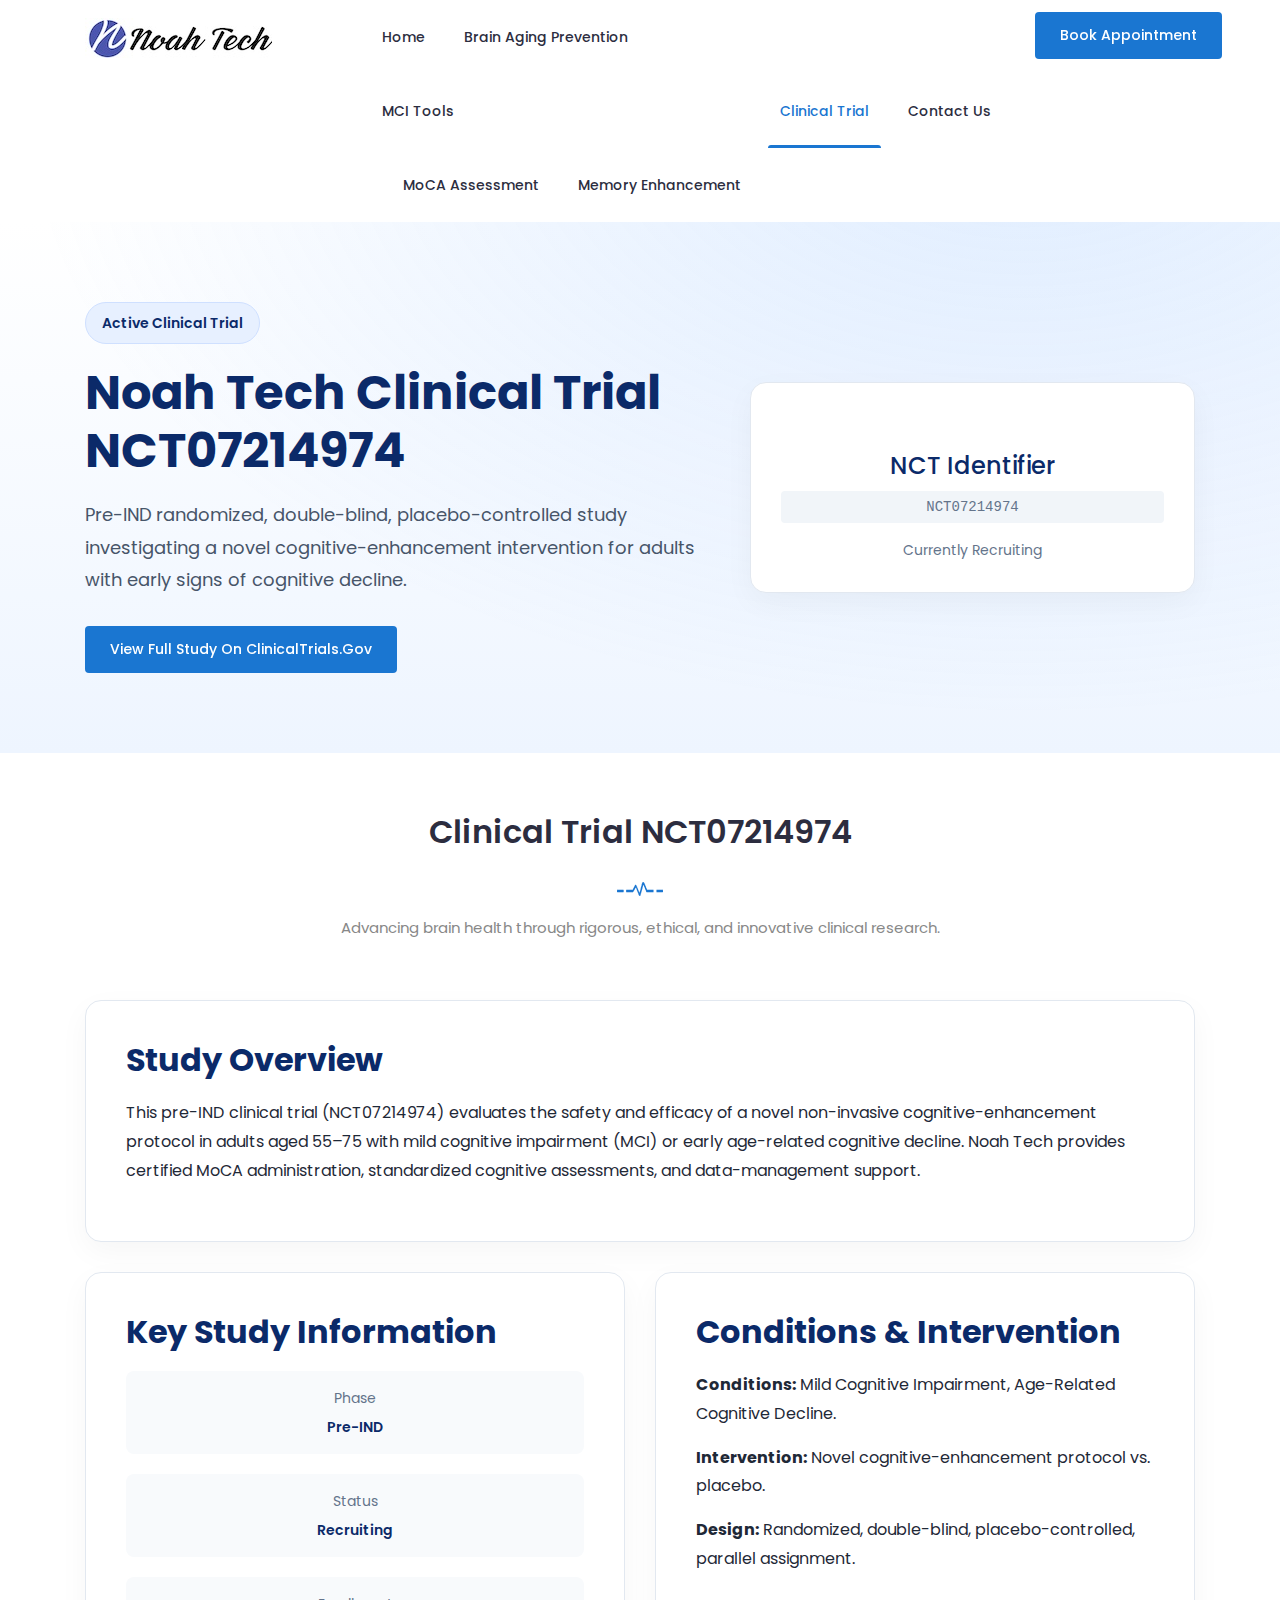
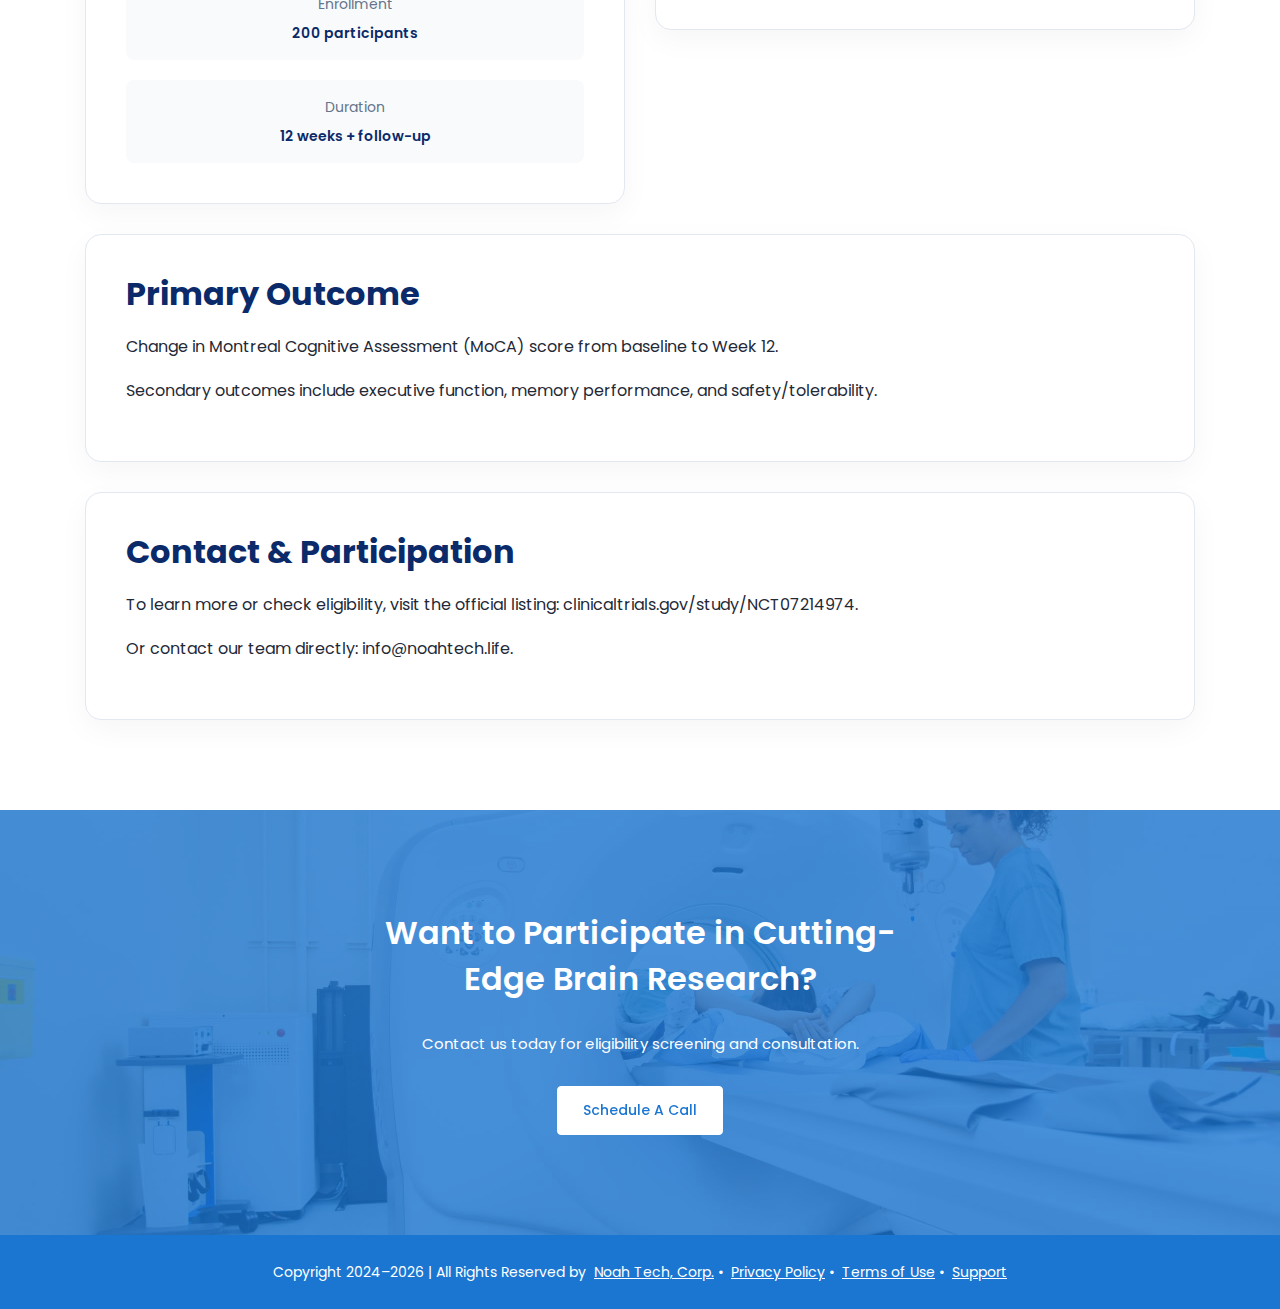
<file: trial.html>
<!doctype html>
<html lang="en">
<head>
<meta charset="utf-8">
<meta http-equiv="X-UA-Compatible" content="IE=edge">
<meta name="viewport" content="width=device-width, initial-scale=1, shrink-to-fit=no">

<title>Clinical Trial NCT07214974 | Noah Tech</title>
<meta name="description" content="Noah Tech's randomized, double-blind, placebo-controlled pre-IND clinical trial (NCT07214974) evaluates a novel cognitive-enhancement intervention for adults aged 55–75 with Mild Cognitive Impairment.">
<meta name="keywords" content="clinical trial, NCT07214974, cognitive enhancement, mild cognitive impairment, brain health, MoCA assessment, Noah Tech">
<meta name="author" content="Noah Tech, Corp.">
<link rel="canonical" href="https://www.noahtech.health/trial.html">
<meta name="robots" content="index, follow, max-snippet:-1, max-image-preview:large">

<meta property="og:type" content="article">
<meta property="og:site_name" content="Noah Tech">
<meta property="og:url" content="https://www.noahtech.health/trial.html">
<meta property="og:title" content="Clinical Trial NCT07214974 | Noah Tech">
<meta property="og:description" content="Phase pre-IND randomized, double-blind, placebo-controlled clinical trial investigating cognitive enhancement for MCI.">
<meta property="og:image" content="https://www.noahtech.health/img/og-image.jpg">
<meta name="twitter:card" content="summary_large_image">
<meta name="twitter:title" content="Clinical Trial NCT07214974 | Noah Tech">
<meta name="twitter:description" content="Active clinical trial investigating cognitive enhancement for Mild Cognitive Impairment.">
<meta name="twitter:image" content="https://www.noahtech.health/img/og-image.jpg">

<link rel="icon" href="img/favicon.png" type="image/png">
<link rel="preconnect" href="https://fonts.googleapis.com">
<link rel="preconnect" href="https://fonts.gstatic.com" crossorigin>
<link href="https://fonts.googleapis.com/css?family=Poppins:300,400,500,600,700,800&display=swap" rel="stylesheet">

<link rel="stylesheet" href="css/bootstrap.min.css">
<link rel="stylesheet" href="css/font-awesome.min.css">
<link rel="stylesheet" href="css/icofont.css">
<link rel="stylesheet" href="css/animate.min.css">
<link rel="stylesheet" href="css/magnific-popup.css">
<link rel="stylesheet" href="css/normalize.css">
<link rel="stylesheet" href="style.css">
<link rel="stylesheet" href="css/responsive.css">

<style>
.trial-hero{background:radial-gradient(1000px 600px at 80% -20%,#5aa0ff33,transparent),linear-gradient(180deg,#fff 0%,#eef5ff 100%);padding:80px 0}
.trial-pill{display:inline-flex;align-items:center;gap:8px;padding:8px 16px;background:#e7f0ff;border:1px solid #cfe0ff;color:#0b2a69;border-radius:999px;font-weight:600;font-size:14px;margin-bottom:20px}
.trial-content h1{color:#0b2a69;font-size:48px;font-weight:700;margin-bottom:20px}
.trial-content p{font-size:18px;color:#475569;line-height:1.8;margin-bottom:30px}
.trial-card{background:#fff;border:1px solid #e2e8f0;border-radius:16px;padding:30px;box-shadow:0 10px 30px rgba(2,6,23,.04);text-align:center}
.nct-id{font-family:'Courier New',monospace;background:#f1f5f9;padding:4px 8px;border-radius:4px;color:#64748b}
.trial-section{padding:60px 0}
.section-card{background:#fff;border:1px solid #e2e8f0;border-radius:16px;padding:40px;margin-bottom:30px;box-shadow:0 10px 30px rgba(2,6,23,.04)}
.section-card h2{color:#0b2a69;font-size:32px;font-weight:700;margin-bottom:20px}
.section-card p{color:#1f2937;line-height:1.8;font-size:16px;margin-bottom:15px}
.key-info{display:grid;grid-template-columns:repeat(auto-fit,minmax(250px,1fr));gap:20px;margin-top:20px}
.info-item{background:#f8fafc;padding:15px;border-radius:8px;text-align:center}
.info-label{font-size:14px;color:#64748b;margin-bottom:5px}
.info-value{font-weight:600;color:#0b2a69}
</style>

<script type="application/ld+json">
{
  "@context": "https://schema.org",
  "@type": "MedicalStudy",
  "name": "NoahTech Clinical Trial NCT07214974",
  "url": "https://www.noahtech.health/trial.html",
  "identifier": "NCT07214974",
  "sameAs": "https://clinicaltrials.gov/study/NCT07214974",
  "status": "Recruiting",
  "studySubject": {"@type": "MedicalCondition", "name": "Mild Cognitive Impairment"},
  "studyLocation": {
    "@type": "MedicalOrganization",
    "name": "Noah Tech, Corp.",
    "url": "https://www.noahtech.health/"
  },
  "description": "Pre-IND randomized, double-blind, placebo-controlled study evaluating a novel non-invasive cognitive-enhancement protocol in adults aged 55–75 with MCI or age-related cognitive decline."
}
</script>
</head>
<body>
<div class="preloader"><div class="loader"><div class="loader-outter"></div><div class="loader-inner"></div></div></div>

<header class="header">
    <div class="header-inner"><div class="container"><div class="inner"><div class="row">
        <div class="col-lg-3 col-md-3 col-12">
            <div class="logo"><a href="index.html"><img src="img/logo.jpg" alt="Noah Tech"></a></div>
            <div class="mobile-nav"></div>
        </div>
        <div class="col-lg-7 col-md-9 col-12"><div class="main-menu">
            <nav class="navigation" aria-label="Primary navigation">
                <ul class="nav menu">
                    <li><a href="index.html">Home</a></li>
                    <li><a href="cognit.html">Brain Aging Prevention</a></li>
                    <li class="has-dropdown">
                        <a href="#" onclick="return false;">MCI Tools</a>
                        <ul class="dropdown-menu-custom">
                            <li><a href="MCItest.html">MoCA Assessment</a></li>
                            <li><a href="memen.html">Memory Enhancement</a></li>
                        </ul>
                    </li>
                    <li class="active"><a href="trial.html">Clinical Trial</a></li>
                    <li><a href="https://calendly.com/noahtech-info/30min">Contact Us</a></li>
                </ul>
            </nav>
        </div></div>
        <div class="col-lg-2 col-12"><div class="get-quote"><a href="https://calendly.com/noahtech-info/30min" class="btn">Book Appointment</a></div></div>
    </div></div></div></div>
</header>

<section class="trial-hero">
    <div class="container"><div class="row align-items-center">
        <div class="col-lg-7 col-md-12"><div class="trial-content">
            <div class="trial-pill">Active Clinical Trial</div>
            <h1>Noah Tech Clinical Trial<br>NCT07214974</h1>
            <p>Pre-IND randomized, double-blind, placebo-controlled study investigating a novel cognitive-enhancement intervention for adults with early signs of cognitive decline.</p>
            <div class="button"><a href="https://clinicaltrials.gov/study/NCT07214974" class="btn" target="_blank" rel="noopener">View Full Study on ClinicalTrials.gov</a></div>
        </div></div>
        <div class="col-lg-5 col-md-12"><div class="trial-card">
            <img src="img/AgencyLogo.svg" alt="Noah Tech" class="logo" style="width:120px;height:auto">
            <h4 style="color:#0b2a69;margin:15px 0 10px;">NCT Identifier</h4>
            <div class="nct-id">NCT07214974</div>
            <p style="margin-top:15px;color:#64748b;">Currently Recruiting</p>
        </div></div>
    </div></div>
</section>

<section class="trial-section">
    <div class="container">
        <div class="row"><div class="col-lg-12"><div class="section-title">
            <h2>Clinical Trial NCT07214974</h2>
            <img src="img/section-img.png" alt="" loading="lazy" decoding="async">
            <p>Advancing brain health through rigorous, ethical, and innovative clinical research.</p>
        </div></div></div>

        <div class="row"><div class="col-lg-12"><div class="section-card">
            <h2>Study Overview</h2>
            <p>This pre-IND clinical trial (NCT07214974) evaluates the safety and efficacy of a novel non-invasive cognitive-enhancement protocol in adults aged 55–75 with mild cognitive impairment (MCI) or early age-related cognitive decline. Noah Tech provides certified MoCA administration, standardized cognitive assessments, and data-management support.</p>
        </div></div></div>

        <div class="row">
            <div class="col-lg-6 col-md-12"><div class="section-card">
                <h2>Key Study Information</h2>
                <div class="key-info">
                    <div class="info-item"><div class="info-label">Phase</div><div class="info-value">Pre-IND</div></div>
                    <div class="info-item"><div class="info-label">Status</div><div class="info-value">Recruiting</div></div>
                    <div class="info-item"><div class="info-label">Enrollment</div><div class="info-value">200 participants</div></div>
                    <div class="info-item"><div class="info-label">Duration</div><div class="info-value">12 weeks + follow-up</div></div>
                </div>
            </div></div>
            <div class="col-lg-6 col-md-12"><div class="section-card">
                <h2>Conditions &amp; Intervention</h2>
                <p><strong>Conditions:</strong> Mild Cognitive Impairment, Age-Related Cognitive Decline.</p>
                <p><strong>Intervention:</strong> Novel cognitive-enhancement protocol vs. placebo.</p>
                <p><strong>Design:</strong> Randomized, double-blind, placebo-controlled, parallel assignment.</p>
            </div></div>
        </div>

        <div class="row"><div class="col-lg-12"><div class="section-card">
            <h2>Primary Outcome</h2>
            <p>Change in Montreal Cognitive Assessment (MoCA) score from baseline to Week 12.</p>
            <p>Secondary outcomes include executive function, memory performance, and safety/tolerability.</p>
        </div></div></div>

        <div class="row"><div class="col-lg-12"><div class="section-card">
            <h2>Contact &amp; Participation</h2>
            <p>To learn more or check eligibility, visit the official listing: <a href="https://clinicaltrials.gov/study/NCT07214974" target="_blank" rel="noopener">clinicaltrials.gov/study/NCT07214974</a>.</p>
            <p>Or contact our team directly: <a href="mailto:info@noahtech.life">info@noahtech.life</a>.</p>
        </div></div></div>
    </div>
</section>

<section class="call-action overlay" data-stellar-background-ratio="0.5">
    <div class="container"><div class="row"><div class="col-lg-12"><div class="content">
        <h2>Want to Participate in Cutting-Edge Brain Research?</h2>
        <p>Contact us today for eligibility screening and consultation.</p>
        <div class="button"><a href="https://calendly.com/noahtech-info/30min" class="btn">Schedule a Call</a></div>
    </div></div></div></div>
</section>

<footer id="footer" class="footer">
    <div class="copyright"><div class="container"><div class="row"><div class="col-lg-12">
        <div class="copyright-content">
            <p>Copyright 2024–<span id="copyright-year"></span> | All Rights Reserved by
                <a href="https://www.noahtech.health">Noah Tech, Corp.</a> &bull;
                <a href="privacy.html">Privacy Policy</a> &bull;
                <a href="terms.html">Terms of Use</a> &bull; <a href="support.html">Support</a>
            </p>
        </div>
    </div></div></div></div>
</footer>

<script src="js/jquery.min.js"></script>
<script src="js/bootstrap.min.js"></script>
<script src="js/main.js"></script>
<script>document.getElementById('copyright-year').textContent = new Date().getFullYear();</script>
</body>
</html>
</file>
<file: style.css>
/*======================================
[ CSS Table of contents ]
* Global CSS
* Header CSS
	+ Topbar
	+ Logo
	+ Widget
	+ Main Menu
	+ Search
* Hero Slider CSS
* Schedule CSS
* Feautes CSS
* Fun Facts CSS
* Why Choose CSS
* Call to Action CSS
* Portfolio CSS
	+ Portfolio Single CSS
* Services CSS
* Testimonials CSS
* Departments CSS
* Pricing Table CSS
* Clients CSS
* Team CSS
	+ Single Team
* Blog CSS
	+ Latest Blog CSS
	+ Blog Single CSS
	+ Blog Sidebar CSS
* Appointment CSS
* Login CSS
* Register CSS
* Faq CSS
* Contact Us CSS
* Error 404 CSS
* Mail Success CSS
* Newsletter CSS
* Doctor Calendar CSS
* About Us CSS
* Footer CSS
========================================*/ 
/*=============================
	Global CSS 
===============================*/
body{
    font-family: 'Poppins', sans-serif;
	font-weight: 400;
	font-size:14px;
	color:#888;
}
.pro-features {
	position: fixed;
	right: -300px;
	width: 300px;
	height: auto;
	line-height: 46px;
	font-size: 14px;
	background: #fff;
	text-align: left;
	color: #333;
	top: 50%;
	transform:translateY(-50%);
	box-shadow: -4px 0px 5px #00000036;
	color: #fff;
	z-index: 9999;
	padding:20px 30px 30px 30px;
	-webkit-transition:all 0.4s ease;
	-moz-transition:all 0.4s ease;
	transition:all 0.4s ease;
}
.pro-features.active{
	right:0;
}
.pro-features li.big-title {
	font-weight: 600;
	color: #1A76D1;
	font-size: 15px;
}
.pro-features li.title {
	font-weight: 600;
	color: #1A76D1;
	font-size: 15px;
}
.pro-features .button{}
.pro-features .button .btn {
	width: 100%;
	text-align: center;
	margin-top: 8px;
	display: inline-block;
	float: left;
	font-size: 13px;
	width: 100%;
	text-transform: capitalize;
}
.pro-features li {
	color: #333;
	margin: 0;
	padding: 0;
	line-height: 22px;
	margin-bottom: 10px;
}
.get-pro {
	position: absolute;
	left: -80px;
	width:80px;
	height: 45px;
	line-height: 45px;
	font-size: 14px;
	border-radius: 5px 0 0 5px;
	background: #1A76D1;
	text-align: center;
	color: #fff;
	top: 0;
	cursor: pointer;
	box-shadow: -4px 0px 5px #00000036;
}
.get-pro:hover{
	
}
#scrollUp {
	bottom: 15px;
	right: 15px;
	padding: 10px 20px;
	background: #1a76d1;
	color: #fff;
	font-size: 25px;
	width: 45px;
	height: 45px;
	text-align: center;
	line-height: 45px;
	padding: 0;
	border-radius: 3px;
	box-shadow: 0px 0px 10px #00000026;
}
#scrollUp:hover{
	background:#2C2D3F;
}
/* Color Plate */
.color-plate {
	position: fixed;
	display: block;
	z-index: 99998;
	padding: 20px;
	width: 245px;
	background: #fff;
	right: -245px;
	text-align: left;
	top: 30%;
	-webkit-transition:all 0.4s ease;
	-moz-transition:all 0.4s ease;
	transition:all 0.4s ease;
	-webkit-box-shadow: -3px 0px 25px -2px rgba(0, 0, 0, 0.2);
	-moz-box-shadow: -3px 0px 25px -2px rgba(0, 0, 0, 0.2);
	box-shadow: -3px 0px 25px -2px rgba(0, 0, 0, 0.2);
}
.color-plate.active{
	right:0;
}
.color-plate .color-plate-icon {
	position: absolute;
	left: -48px;
	width: 48px;
	height: 45px;
	line-height: 45px;
	font-size: 21px;
	border-radius: 5px 0 0 5px;
	background: #1A76D1;
	text-align: center;
	color: #fff !important;
	top: 0;
	cursor: pointer;
	box-shadow: -4px 0px 5px #00000036;
}
.color-plate h4 {
	display: block;
	font-size: 15px;
	margin-bottom: 5px;
	font-weight: 500;
}
.color-plate p {
	font-size: 13px;
	margin-bottom: 15px;
	line-height: 20px;
}
.color-plate span {
	width: 42px;
	height: 35px;
	border-radius: 0;
	cursor: pointer;
	display: inline-block;
	margin-right: 3px;
}
.color-plate span:hover{
	cursor:pointer;
}
.color-plate span.color1{
	background:#1A76D1;
}
.color-plate span.color2{
	background:#2196F3;
}
.color-plate span.color3{
	background:#32B87D;
}
.color-plate span.color4{
	background:#FE754A;
}
.color-plate span.color5{
	background:#F82F56;
}
.color-plate span.color6{
	background:#01B2B7;
}
.color-plate span.color7{
	background:#6c5ce7;
}
.color-plate span.color8{
	background:#85BA46;
}
.color-plate span.color9{
	background:#273c75;
}
.color-plate span.color10{
	background:#FD7272;
}
.color-plate span.color11{
	background:#badc58;
}
.color-plate span.color12{
	background:#44ce6f;
}
/*=============================
	End Global CSS 
===============================*/

/*===================
	Start Header CSS 
=====================*/
.header{
	background-color:#fff;
	position:relative;
}
.header .navbar-collapse{
	padding:0;
}
/* Topbar */
.header .topbar{
	background-color:#fff;
	border-bottom:1px solid #eee;
}
.header .topbar{
	padding:15px 0;
}
.header .top-link{
	float:left;
}
.header .top-link li{
	display:inline-block;
	margin-right:15px;
}
.header .top-link li:last-child{
	margin-right:0px;
}
.header .top-link li a{
	color:#2C2D3F;
	font-size:14px;
	font-weight:400;
}
.header .top-link li:hover a{
	color:#1A76D1;
}
.header .top-contact{
	float:right;
}
.header .top-contact li{
	display:inline-block;
	margin-right:25px;
	color:#2C2D3F;
}
.header .top-contact li:last-child{
	margin-right:0;
}
.header .top-contact li a{
	font-size:14px;
}
.header .top-contact li a:hover{
	color:#1A76D1;
}
.header .top-contact li i{
	color:#1A76D1;
	margin-right:8px;
}
.header .header-inner {
	background:#fff;
	z-index:999;
	width:100%;
}
.get-quote{
	margin-top:12px;
}
.get-quote .btn{
	color:#fff;
}
.header .logo {
	float: left;
	margin-top: 18px;
}
.header .navbar {
	background: none;
	box-shadow: none;
	border: none;
	margin: 0;
	height: 0px;
	min-height: 0px;
}
.header .nav li{
	margin-right: 15px;
    float: left;
	position:relative;
}
.header .nav li:last-child{
	margin:0;
}
.header .nav li a {
	color: #2C2D3F;
	font-size: 14px;
	font-weight: 500;
	text-transform: capitalize;
	padding: 25px 12px;
	position: relative;
	display: inline-block;
	position:relative;
}
.header .nav li a::before {
	position: absolute;
	content: "";
	left: 0;
	bottom: 0;
	height: 3px;
	width:0%;
	background: #1A76D1;
	border-radius: 5px 5px 0 0;
	opacity:0;
	visibility:hidden;
	-webkit-transition:all 0.4s ease;
	-moz-transition:all 0.4s ease;
	transition:all 0.4s ease;
}
.header .nav li.active a:before{
	opacity:1;
	visibility:visible;
	width: 100%;
}
.header .nav li.active a{
	color:#1A76D1;
}
.header .nav li:hover a:before{
	opacity:1;
	width: 100%;
	visibility:visible;
}
.header .nav li:hover a{
	color:#1a76d1;
}
.header .nav li a i {
	display: inline-block;
	margin-left: 1px;
	font-size: 13px;
}
/* Middle Header */
.header.style2 .header-inner {
	border-top: 1px solid #eee;
}
.header.style2 .logo {
	margin-top:6px;
}
.header .middle-header {
	background: #fff;
	padding: 20px 0px;
}
.header .widget-main{
	float:right;
}
.header.style2 .get-quote {
	margin-top: 0;
}
.header .single-widget {
	position: relative;
	float: left;
	margin-right: 30px;
	padding-left: 55px;
}
.header .single-widget:last-child{
	margin:0;
}
.header .single-widget .logo{
	margin:0;
	padding:0;
	margin-top: 7px;
}
.header .single-widget i {
	position: absolute;
	left: 0;
	top: 6px;
	height: 40px;
	width: 40px;
	line-height: 40px;
	color: #fff;
	background: #1A76D1;
	border-radius: 4px;
	text-align: center;
	font-size: 15px;
}
.header .single-widget h4 {
	font-size: 15px;
	font-weight: 500;
}
.header .single-widget p {
	margin-bottom: 5px;
	text-transform: capitalize;
}
.header .single-widget.btn{
	margin-left:0;
}
/* Dropdown Menu */
.header .nav li .dropdown {
	background: #fff;
	width: 220px;
	position: absolute;
	left:-20px;
	top: 100%;
	z-index: 999;
	-webkit-box-shadow: 0px 3px 5px rgba(0, 0, 0, 0.2);
	-moz-box-shadow: 0px 3px 5px rgba(0, 0, 0, 0.2);
	box-shadow: 0px 3px 5px #3333334d;
	transform-origin: 0 0 0;
	transform: scaleY(0.2);
	-webkit-transition: all 0.3s ease 0s;
	-moz-transition: all 0.3s ease 0s;
	transition: all 0.3s ease 0s;
	opacity: 0;
	visibility: hidden;
	top: 74px;
	border-left:3px solid #2889e4;
}
.header .nav li:hover .dropdown{
	opacity:1;
	visibility:visible;
	transform:translateY(0px);
}
.header .nav li .dropdown li{
	float:none;
	margin:0;
	border-bottom:1px dashed #eee;
}
.header .nav li .dropdown li:last-child{
	border:none;
}
.header .nav li .dropdown li a {
	padding: 12px 15px;
	color: #666;
	display: block;
	font-weight: 400;
	text-transform: capitalize;
	background: transparent;
	-webkit-transition:all 0.2s ease;
	-moz-transition:all 0.2s ease;
	transition:all 0.2s ease;
}
.header .nav li .dropdown li a:before{
	display:none;
}
.header .nav li .dropdown li:last-child a{
	border-bottom:0px;
}
.header .nav li .dropdown li:hover a{
	color:#1A76D1;
}
.header .nav li .dropdown li a:hover{
	border-color:transparent;
}
/* Right Bar */
.header.style2 .main-menu{
	display:inline-block;
	float:left;
}
.header .right-bar {
	float: right;
}
.header .right-bar {
	padding-top:20px;
}
.header .right-bar {
	display: inline-block;
}
.header .right-bar a {
	color: #fff;
	height: 35px;
	width: 35px;
	line-height: 35px;
	text-align: center;
	background: #1a76d1;
	border-radius: 4px;
	display: block;
	font-size: 12px;
}
.header .right-bar li a:hover{
	color:#fff;
	background:#27AE60;
}
.header .search-top.active .search i:before{
	content:"\eee1";
	font-size:15px;
}
/* Search */
.header .search-form {
	position: absolute;
	right: 0;
	z-index: 9999;
	opacity: 0;
	visibility: hidden;
	-webkit-transition: all 0.4s ease;
	-moz-transition: all 0.4s ease;
	transition: all 0.4s ease;
	top: 74px;
	box-shadow: 0px 0px 10px #0000001c;
	border-radius: 4px;
	overflow: hidden;
	transform:scale(0);
}
.header .search-top.active .search-form {
	opacity:1;
	visibility:visible;
	transform:scale(1);
}
.header .search-form input {
	width: 282px;
	height: 50px;
	line-height: 50px;
	padding: 0 70px 0 20px;
	-webkit-transition: all 0.4s ease;
	-moz-transition: all 0.4s ease;
	transition: all 0.4s ease;
	border-radius: 3px;
	border: none;
	background: #fff;
	color: #2C2D3F;
}
.header .search-form button {
	position: absolute;
	right: 0;
	height: 50px;
	top: 0;
	width: 50px;
	background: #1A76D1;
	border: none;
	color: #fff;
	border-radius: 0 4px 4px 0;
	border-left:1px solid transparent;
}
.header .search-form button:hover{
	background:#fff;
	color:#1A76D1;
	border-color:#e6e6e6;
}
/* Header Sticky */
.header.sticky .header-inner{
	position:fixed;
	z-index:999;
	top:0;
	left:0;
	bottom:initial;
	-webkit-transition:all 0.4s ease;
	-moz-transition:all 0.4s ease;
	transition:all 0.4s ease;
	animation: fadeInDown 0.5s both 0.1s;
	box-shadow:0px 0px 13px #00000054;
}
/*=========================
	End Header CSS
===========================*/

/*===========================
	Start Hero Area CSS
=============================*/
.slider .single-slider {
	height: 600px;
	background-size: cover;
	background-position: center;
	background-repeat:no-repeat;
}
.slider .single-slider .text{
	margin-top:120px;
}
.slider.index2 .single-slider .text{
	margin-top:150px;
}
.slider .single-slider h1 {
	color: #2C2D3F;
	font-size: 38px;
	font-weight: 700;
	margin: 0;
	padding: 0;
	line-height: 42px;
}
.slider .single-slider h1 span{
	color:#1a76d1;
}
.slider .single-slider p {
	color: #2C2D3F;
	margin-top: 27px;
	font-weight: 400;
}
.slider .single-slider .button{
	margin-top:30px;
}
.slider .single-slider .btn{
	color:#fff;
	background:#1a76d1;
	font-weight:500;
	display:inline-block;
	margin:0;
	margin-right:10px;
}
.slider .single-slider .btn:last-child{
	margin:0;
}
.slider .single-slider .btn.primary{
	background:#2C2D3F;
	color:#fff;
}
.slider .single-slider .btn.primary:before{
	background:#1A76D1;
}
.slider .owl-carousel .owl-nav {
	margin: 0;
    position: absolute;
    top: 50%;
    width: 100%;
	margin-top:-25px;
}
.slider .owl-carousel .owl-nav div {
	height: 50px;
	width: 50px;
	line-height: 50px;
	text-align: center;
	background: #1A76D1;
	color: #fff;
	font-size: 26px;
	position: absolute;
	margin: 0;
	-webkit-transition: all 0.4s ease;
	-moz-transition: all 0.4s ease;
	transition: all 0.4s ease;
	padding: 0;
	border-radius: 50%;
}
.slider .owl-carousel .owl-nav div:hover{
	background:#2C2D3F;
	color:#fff;
}
.slider .owl-carousel .owl-controls .owl-nav .owl-prev{
	left:20px;
}
.slider .owl-carousel .owl-controls .owl-nav .owl-next{
	right:20px;
}

/* Slider Animation */
.owl-item.active .single-slider h1{
    animation: fadeInUp 1s both 0.6s;
}
.owl-item.active .single-slider p{
    animation: fadeInUp 1s both 1s;
}
.owl-item.active .single-slider .button{
    animation: fadeInDown 1s both 1.5s;
}
/*===========================
	End Hero Area CSS
=============================*/

/*=============================
	Start Schedule CSS
===============================*/
.schedule {
	background: #fff;
	margin: 0;
	padding: 0;
	height: 230px;
}
.schedule .schedule-inner {
	position: relative;
	transform: translateY(-50%);
	z-index:9;
}
.schedule .single-schedule {
	position: relative;
	text-align: left;
	z-index:3;
	border-radius:5px;
	background:#1A76D1;
	 -webkit-transition: all .3s ease-out 0s;
    -moz-transition: all .3s ease-out 0s;
    -ms-transition: all .3s ease-out 0s;
    -o-transition: all .3s ease-out 0s;
    transition: all .3s ease-out 0s;
}
.schedule .single-schedule .inner {
	overflow:hidden;
	position: relative;
	padding:30px;
	z-index:2;
}
.schedule .single-schedule:before{
	position: absolute;
    z-index: -1;
    content: '';
    bottom: -10px;
    left: 0;
    right: 0;
    margin: 0 auto;
    width: 80%;
    height: 90%;
    background:#1A76D1;
    opacity: 0;
    filter: blur(10px);
    -webkit-transition: all .3s ease-out 0s;
    -moz-transition: all .3s ease-out 0s;
    -ms-transition: all .3s ease-out 0s;
    -o-transition: all .3s ease-out 0s;
    transition: all .3s ease-out 0s;
}
.schedule .single-schedule:hover:before{
	opacity: 0.8;
}
.schedule .single-schedule:hover{
	transform: translateY(-5px);
}
.schedule .single-schedule .icon i{
	position: absolute;
	font-size: 110px;
	color: #fff;
	 -webkit-transition: all .3s ease-out 0s;
    -moz-transition: all .3s ease-out 0s;
    -ms-transition: all .3s ease-out 0s;
    -o-transition: all .3s ease-out 0s;
    transition: all .3s ease-out 0s;
	z-index:-1;
	visibility:visible;
	opacity:0.2;
	right: -25px;
	bottom: -30px;
}
.schedule .single-schedule span{
	display:block;
	color:#fff;
}
.schedule .single-schedule h4{
	font-size: 20px;
	font-weight:600;
	display:inline-block;
	text-transform:capitalize;
	color:#fff;
	margin-top:13px;
}
.schedule .single-schedule p{
	color:#fff;
	margin-top:22px;
}
.schedule .single-schedule a {
	color: #fff;
	margin-top: 25px;
	font-weight: 500;
	display: inline-block;
	position: relative;
}
.schedule .single-schedule a:before{
	position:absolute;
	content:"";
	left:0;
	bottom:0;
	height:1px;
	width:0%;
	background:#fff;
	-webkit-transition:all 0.4s ease;
	-moz-transition:all 0.4s ease;
	transition:all 0.4s ease;
}
.schedule .single-schedule a:hover:before{
	width:100%;
	width:100%;
}
.schedule .single-schedule a i{
	margin-left:10px;
}
.schedule .single-schedule .time-sidual{
	
}
.schedule .single-schedule .time-sidual{
	overflow:hidden;
	margin-top:17px;
}
.schedule .single-schedule .time-sidual li {
	display: block;
	color: #fff;
	width: 100%;
	margin-bottom:3px;
}
.schedule .single-schedule .time-sidual li:last-child{
	margin:0;
}
.schedule .single-schedule .time-sidual li span{
	display:inline-block;
	float:right;
}
.schedule .single-schedule .day-head .time {
	font-weight: 400;
	float: right;
}
/*=============================
	End Schedule CSS
===============================*/

/*=============================
	Start Feautes CSS
===============================*/
.Feautes{
	padding-top:0;
}
.Feautes.index2{
	padding-top:100px;
}
.Feautes.testimonial-page{
	padding-top:100px;
}
.Feautes .single-features{
	text-align:center;
	position:relative;
	padding:10px 20px;
}
.Feautes .single-features::before {
	position: absolute;
	content: "";
	right: -72px;
	top: 60px;
	width: 118px;
	border-bottom: 3px dotted #1a76d1;
}
.Feautes .single-features.last::before{
	display:none;
}
.Feautes .single-features .signle-icon{
	position:relative;
}
.Feautes .single-features .signle-icon i{
	font-size:50px;
	color:#1a76d1;
	position:absolute;
	left:50%;
	margin-left:-50px;
	top:0;
	height:100px;
	width:100px;
	line-height:100px;
	text-align:center;
	border:1px solid #dddddd;
	border-radius:100%;
	-webkit-transition:all 0.4s ease;
	-moz-transition:all 0.4s ease;
	transition:all 0.4s ease;
}
.Feautes .single-features:hover .signle-icon i{
	background:#1A76D1;
	color:#fff;
	border-color:transparent;
}
.Feautes .single-features h3{
	padding-top: 128px;
	color:#2C2D3F;
	font-weight:600;
	font-size:21px;
}
.Feautes .single-features p {
	margin-top: 20px;
}
/*=============================
	End Feautes CSS
===============================*/

/*=======================
	Start Fun Facts CSS
=========================*/
.fun-facts{
	position:relative;
}
.fun-facts.section{
	padding:120px 0;
}
.fun-facts{
	background:url('img/fun-bg.jpg');
	background-size:cover;
	background-repeat:no-repeat;
}
.fun-facts .single-fun {
	
}
.fun-facts .single-fun i {
	position: absolute;
	left: 0;
	font-size: 62px;
	color: #fff;
	height: 70px;
	width: 70px;
	line-height: 67px;
	font-size: 28px;
	text-align: center;
	padding: 0;
	margin: 0;
	border: 2px solid #fff;
	border-radius: 0px;
	top: 50%;
	margin-top: -35px;
	-webkit-transition: all 0.4s ease;
	-moz-transition: all 0.4s ease;
	transition: all 0.4s ease;
	border-radius: 50%;
}
.fun-facts .single-fun:hover i{
	color:#1A76D1;
	background:#fff;
	border-color:transparent;
}
.fun-facts .single-fun .content {
	padding-left: 80px;
}
.fun-facts .single-fun span {
	color: #fff;
	font-weight: 600;
	font-size: 30px;
	position: relative;
	display: block;
	-webkit-transition: all 0.4s ease;
	-moz-transition: all 0.4s ease;
	transition: all 0.4s eas;
	display: block;
	margin-bottom: 7px;
}
.fun-facts .single-fun p{
	color:#fff;
	font-size:15px;
}
/*===================
	End Fun Facts
=====================*/

/*===================
	Why choose CSS
=====================*/
.why-choose .choose-left h3{
	font-size:24px;
	font-weight:600;
	color:#2C2D3F;
	position:relative;
	padding-bottom:20px;
	margin-bottom:24px;
}
.why-choose .choose-left h3:before{
	position:absolute;
	content:"";
	left:0;
	bottom:0;
	height:2px;
	width:50px;
	background:#1a76d1;
}
.why-choose .choose-left p{
	margin-bottom:35px;
}
.why-choose .choose-left .list{}
.why-choose .choose-left .list li {
	color: #868686;
	margin-bottom: 12px;
}
.why-choose .choose-left .list li:last-child{
	margin-bottom:0px;
}
.why-choose .choose-left .list li i{
	height:15px;
	width:15px;
	line-height:15px;
	text-align:center;
	background:#1a76d1;
	color:#fff;
	font-size:14px;
	border-radius:100%;
	padding-left:2px;
	margin-right:16px;
}
/* Start Faq CSS */
.why-choose{
	background:#fff;
}
.why-choose .choose-right{
	height:100%;
	width:100%;
	background-image:url('img/video-bg.jpg');
	background-size:cover;
	background-position:center;
	background-repeat:no-repeat;
	position:relative;
}
.why-choose .choose-right .video {
	color: #fff;
	height: 70px;
	width: 70px;
	line-height: 70px;
	text-align: center;
	border-radius: 100%;
	position: absolute;
	left: 50%;
	top: 50%;
	margin-left: -35px;
	margin-top: -35px;
	font-size: 21px;
	background: #1a76d1;
	padding-left: 4px;
}
.why-choose .choose-right .video:hover{
	transform:scale(1.1);
}
.why-choose .video-image .waves-block .waves {
	position: absolute;
	width: 200px;
	height: 200px;
	background: #fff;
	opacity: 0;
	-ms-filter: "progid:DXImageTransform.Microsoft.Alpha(Opacity=0)";
	border-radius: 100%;
	-webkit-animation: waves 3s ease-in-out infinite;
	animation: waves 3s ease-in-out infinite;
	left: 50%;
	margin-left: -100px;
	top: 50%;
	margin-top: -100px;
}
.why-choose .video-image .waves-block .wave-1 {
    -webkit-animation-delay: 0s;
    animation-delay: 0s;
}
.why-choose .video-image .waves-block .wave-2 {
    -webkit-animation-delay: 1s;
    animation-delay: 1s;
}
.why-choose .video-image .waves-block .wave-3 {
    -webkit-animation-delay: 2s;
    animation-delay: 2s;
}
/*=======================
	End Why choose CSS
=========================*/

/*===============================
	Start Call to action CSS
=================================*/
.call-action{
	background-image:url('img/call-bg.jpg');
	background-size:cover;
	background-position:center;
	position:relative;
	background-repeat:no-repeat;
}
.call-action .content{
	text-align:center;
	padding:100px 265px;
}
.call-action .content h2{
	color:#fff;
	font-size:32px;
	font-weight:600;
	line-height:46px;
}
.call-action .content p {
	color: #fff;
	margin: 30px 0px;
	font-size: 15px;
}
.call-action .content .btn{
	background:#fff;
	margin-right:20px;
	font-weight:500;
	border:1px solid #fff;
	color:#1a76d1;
}
.call-action .content .btn:before{
	background:#1A76D1;
}
.call-action .content .btn:hover{
	background:#1A76D1;
	color:#fff;
}
.call-action .content .btn:last-child{
	margin-right:0px;
}
.call-action .content .second {
	border: 1px solid #fff;
	color: #fff;
	background: transparent;
	color: #fff !important;
}
.call-action .content .second:before{
	background:#fff;
}
.call-action .content .second:hover{
	color:#1A76D1;
	border-color:transparent;
	background:#fff;
}
.call-action .content .second i{
	margin-left:10px;
}
/*===============================
	Start Call to action CSS
=================================*/

/*==========================
	Start Portfolio CSS
============================*/
.portfolio{
	background:#FDFDFD;
}
.portfolio .single-pf{
	position:relative;
}
.portfolio .single-pf img{
	height:100%;
	width:100%;
}
.portfolio .single-pf:before{
	position:absolute;
	content:"";
	left:0;
	top:0;
	height:100%;
	width:100%;
	background:#1a76d1;
	opacity:0;
	visibility:hidden;
	-webkit-transition:all 0.4s ease;
	-moz-transition:all 0.4s ease;
	transition:all 0.4s ease;
	z-index:1;
}
.portfolio .single-pf:hover:before{
	opacity:0.7;
	visibility:visible;
}
.portfolio .single-pf .btn {
	color: #1a76d1;
	z-index: 3;
	background: #fff;
	position: absolute;
	left: 50%;
	top: 50%;
	border-radius: 0px;
	opacity: 0;
	visibility: hidden;
	-webkit-transition: all 0.4s ease;
	-moz-transition: all 0.4s ease;
	transition: all 0.4s ease;
	height: 48px;
	width: 150px;
	text-align: center;
	line-height: 48px;
	padding: 0;
	font-weight: 500;
	font-size: 14px;
	margin-left: -75px;
	margin-top: -24px;
	border-radius:4px;
}
.portfolio .single-pf:hover .btn{
	opacity:1;
	visibility:visible;
}
.portfolio .single-pf .btn:hover{
	color:#fff;
}
.portfolio .owl-nav{
	display:none;
}
/* Slider Nav */
.pf-details .image-slider .owl-nav{
	margin: 0;
    position: absolute;
    top: 50%;
    width: 100%;
	margin-top:-25px;
}
.pf-details .image-slider .owl-carousel .owl-nav div {
	height: 50px;
	width: 50px;
	line-height: 45px;
	background: #fff;
	color: #1A76D1;
	position: absolute;
	margin: 0;
	border-radius: 100%;
	font-size: 20px;
	text-align: center;
	-webkit-transition: all 0.4s ease;
	-moz-transition: all 0.4s ease;
	transition: all 0.4s ease;
	box-shadow: 0px 0px 10px #0000001a;
}
.pf-details .image-slider .owl-carousel .owl-nav div:hover{
	color:#fff;
	background:#1A76D1;
}
.pf-details .image-slider .owl-carousel .owl-controls .owl-nav .owl-prev{
	left:20px;
}
.pf-details .image-slider .owl-carousel .owl-controls .owl-nav .owl-next{
	right:20px;
}
.pf-details .image-slider{
	border-radius:8px 8px 0 0;
}
.pf-details .image-slider img{
	height:100%;
	width:100%;
}
.pf-details .date{
	background: #1a76d1;
	display: block;
	padding: 20px;
	text-align: center;
	border-radius: 0;
	border: none;
	margin: 0;
	margin-top: -1px;
}
.pf-details .date ul li{
	font-size:16px;
	color:#fff;
	display:inline-block;
	margin-right:60px;
}
.pf-details .date ul li:last-child{
	margin:0;
}
.pf-details .date ul li span{
	font-weight:500;
	display:inline-block;
	margin-right:5px;
}
.pf-details .body-text{}
.pf-details .body-text h3 {
	font-size: 30px;
	font-weight: 600;
	color: #333;
	margin-top: 40px;
}
.pf-details .body-text p{
	margin-top:20px;
}
.pf-details .body-text .share{
	margin-top:40px;
}
.pf-details .body-text .share h4 {
	font-size: 15px;
	font-weight: 500;
	display: inline-block;
}
.pf-details .body-text .share ul{
	display:inline-block;
	margin-left:12px;
}
.pf-details .body-text .share ul li{
	display:inline-block;
	margin-right:10px;
}
.pf-details .body-text .share ul li:last-child{
	margin-right:0;
}
.pf-details .body-text .share ul li a{
	height:35px;
	width:35px;
	line-height:35px;
	text-align:center;
	border:1px solid #C8C8C8;
	color:#757575;
	display:block;
	border-radius:50%;
}
.pf-details .body-text .share ul li a:hover{
	color:#fff;
	border-color:transparent;
	background:#1A76D1;
}
/*==========================
	End Portfolio CSS
============================*/

/*=========================
	Srart service CSS
===========================*/
.services .single-service{
	margin:30px 0;
	position:relative;
	padding-left:70px;
}
.services .single-service i{
	font-size:45px;
	color:#1a76d1;
	position:absolute;
	left:0;
	-webkit-transition:all 0.4s ease;
	-moz-transition:all 0.4s ease;
	transition:all 0.4s ease;
}
.services .single-service h4{
	text-transform:capitalize;
	margin-bottom:25px;
	color:#2C2D3F;
}
.services .single-service h4 a{
	color:#2C2D3F;
	font-size:20px;
	font-weight:600;
}
.services .single-service h4 a:hover{
	color:#1A76D1;
}
.services .single-service p{
	color:#868686;
}
/*-- Service Details --*/
.services-details-img {
  margin-bottom: 50px;
}

.services-details-img img {
  width: 100%;
  margin-bottom: 30px;
}
.services-details-img h2 {
  font-weight: 600;
  font-size: 28px;
  margin-bottom: 16px;
}
.services-details-img P {
  margin-bottom: 20px;
}
.services-details-img blockquote {
	font-size: 15px;
	color: #4a6f8a;
	background-color: #1a76d1;
	padding: 30px 75px;
	line-height: 26px;
	position: relative;
	margin-bottom: 20px;
	color: #fff;
}
.services-details-img blockquote i {
  position: absolute;
  display: inline-block;
  top: 20px;
  left: 38px;
  font-size: 32px;
}
.service-details-inner-left {
  background-image: url("img/signup-bg.jpg");
  background-size: cover;
  background-position: center center;
  background-repeat: no-repeat;
  width: 100%;
  height: 100%;
}
.service-details-inner-left img {
  display: none;
}
.service-details-inner {
  max-width: 580px;
  margin-left: auto;
  margin-right: auto;
}
.service-details-inner h2 {
	font-weight: 600;
	font-size: 30px;
	margin-bottom: 15px;
	border-left: 3px solid #1a76d1;
	padding-left: 15px;
}
.service-details-inner p {
  margin-bottom: 15px;
}
.service-details-inner p:last-child {
  margin-bottom: 0;
}
/*=========================
	End service CSS
===========================*/

/*=============================
	Start Testimonials CSS
===============================*/
.testimonials{
	background-image:url('img/testi-bg.jpg');
	background-size:cover;
	background-position:center;
	background-repeat:no-repeat;
	position:relative;
}
.testimonials .section-title h2{
	color:#fff;
}
.testimonials .single-testimonial {
	text-align: left;
	position: relative;
	background: #fff;
	padding: 40px 30px;
	margin: 5px;
	margin-bottom: 27px;
	margin-right: 30px;
	border-radius: 5px;
	-webkit-transition: all 0.4s ease;
	-moz-transition: all 0.4s ease;
	transition: all 0.4s ease;
	margin: 0;
	margin: 30px 20px;
}
.testimonials .single-testimonial:hover{
	box-shadow: 0px 10px 10px #0000001c;
	transform: translateY(-4px);
}
.testimonials .single-testimonial img {
	position: absolute;
	left: 30px;
	bottom:-26px;
	height: 53px;
	width: 53px;
	border-radius: 100%;
}
.testimonials .single-testimonial p{
	color:#868686;
	font-size:14px;
}
.testimonials .single-testimonial .name {
	margin-top: 22px;
	color: #2C2D3F;
	font-weight: 500;
	font-size: 15px;
}
.testimonials .owl-dots {
	position: absolute;
	left: 50%;
	bottom: -55px;
	margin-top: -47px;
	padding: 10px 25px;
	border-radius: 3px;
	margin: 0 0 0 -52px;
	margin-top: 49px;
	box-sizing: ;
}
.testimonials .owl-dots .owl-dot {
	display: inline-block;
	margin-right: 10px;
}
.testimonials .owl-dots .owl-dot:last-child{
	margin:0px;
}
.testimonials .owl-dots .owl-dot span {
	width: 10px;
	height:10px;
	display: block;
	border-radius: 30px;
	-webkit-transition: all 0.3s ease;
	-moz-transition: all 0.3s ease;
	transition: all 0.3s ease;
	margin: 0;
	background: #fff;
	position: relative;
}
.testimonials .owl-dots .owl-dot span:hover{
	background:#fff;
}
.testimonials .owl-dots .owl-dot.active span{
	background:#fff;
	width:20px;
}
/*=============================
	End Testimonials CSS
===============================*/

/*==========================
	Start Departments CSS
============================*/
.departments .department-tab .nav{
	margin-bottom: 30px;
    background:transform;
	position:relative;
}
.departments .department-tab .nav li{
	text-align:center;
	margin-right:54px;
}
.departments .department-tab .nav li a i {
	font-size: 50px;
	color: #868686;
}
.departments .department-tab .nav li a:hover{
	background:transparent;
}
.departments .department-tab .nav li a.active i{
	color:#1a76d1;
}
.departments .department-tab .nav li a {
	color: #fff;
	margin-top: 20px;
	border: none;
	padding: 0;
	padding-bottom: 20px;
	border-bottom:2px solid transparent;
	padding:0 10px 20px 10px;
}
.departments .department-tab .nav li a.active{
	border-color:#1a76d1;
}
.departments .department-tab .nav li span{
	display:block;
}
.departments .department-tab .nav li .first {
	padding-top: 20px;
	font-size: 20px;
	font-weight: 500;
	color: #868686;
}
.departments .department-tab .nav li a.active .first{
	color:#2C2D3F;
}
.departments .department-tab .nav li .second {
	font-size: 14px;
	font-weight: 400;
	color: #868686;
	margin-top: 3px;
}
.departments .department-tab .tab-pane .department-left{}
.departments .department-tab .tab-pane .department-left h3{
	color:#2C2D3F;
	font-weight:600;
	font-size:26px;
	position:relative;
	padding-bottom:15px;
	margin-bottom:30px;
}
.departments .department-tab .tab-pane .department-left h3:before{
	position:absolute;
	content:"";
	left:0;
	bottom:0;
	height:3px;
	width:50px;
	background:#2C2D3F;
}
.departments .department-tab .tab-pane .department-left .p1 {
	color: #1a76d1;
	font-weight: 500;
	margin-bottom: 18px;
}
.departments .department-tab .tab-pane .department-left p {
	margin-bottom: 20px;
}
.departments .department-tab .tab-pane .department-left .list{}
.departments .department-tab .tab-pane .department-left .list li{
	position:relative;
	padding-left: 30px;
	margin-bottom:6px;
}
.departments .department-tab .tab-pane .department-left .list li:last-child{
	margin-bottom:0px;
}
.departments .department-tab .tab-pane .department-left .list li i {
	position: absolute;
	left: 0;
	height: 15px;
	width: 15px;
	line-height: 15px;
	color: #fff;
	background: #1a76d1;
	text-align: center;
	border-radius: 100%;
	font-size: 8px;
	margin-right: 20px;
	top: 4px;
}
.departments .department-tab .tab-content .tab-text h2{
	font-size:18px;
}
.departments .department-tab .tab-content .tab-text p{
	color:#555;
	margin-top:10px;
}
/*==========================
	End Departments CSS
============================*/

/*=============================
	Start Pricing Table CSS
===============================*/
.pricing-table{
	background:#f9f9f9;
	position:relative;
}
.pricing-table .single-table {
	background: #fff;
	border:1px solid #ddd;
	text-align: center;
	position: relative;
	overflow: hidden;
	margin: 15px 0;
	padding:45px 35px 30px 35px;
}
/* Table Head */
.pricing-table .single-table .table-head {
	text-align:center;
}
.pricing-table .single-table .icon i{
	font-size:65px;
	color:#1a76d1;
}
.pricing-table .single-table .title {
	font-size: 21px;
	color: #2C2D3F;
	margin-top: 30px;
	margin-bottom: 15px;
}
.pricing-table .single-table .amount {
	font-size:36px;
	font-weight:600;
	color:#1a76d1;
}
.pricing-table .single-table .amount span{
	display:inline-block;
	font-size:14px;
	font-weight:400;
	color:#868686;
	margin-left:8px;
}
/* Table List */
.pricing-table .single-table .table-list {
	padding: 10px 0;
	text-align: left;
	margin-top: 30px;
}
.pricing-table .table-list li {
	position: relative;
	color: #666;
	text-transform: capitalize;
	margin-bottom: 18px;
	padding-right: 32px;
}
.pricing-table .table-list li:last-child{
	margin-bottom:0px;
}
.pricing-table .table-list li.cross i{
	background:#aaaaaa;
}
.pricing-table .table-list i {
	font-size: 7px;
	text-align: center;
	margin-right: 10px;
	position: absolute;
	right: 0;
	height: 16px;
	width: 16px;
	line-height: 16px;
	text-align: center;
	color: #fff;
	background: #1a76d1;
	border-radius: 100%;
	padding-left: 1px;
}

/* Table Bottom */
.pricing-table .table-bottom {
	margin-top: 25px;
}
.pricing-table .btn {
	padding: 12px 25px;
	width: 100%;
	color:#fff;
}
.pricing-table .btn:before{
	background:#2C2D3F;
}
.pricing-table .btn:hover{
	color:#fff;
}
.pricing-table .btn i {
	font-size: 16px;
	margin-right: 10px;
}
/*=============================
	End Pricing Table CSS
===============================*/

/*========================
	Start Clients CSS
==========================*/
.clients{
	background-image:url('img/client-bg.jpg');
	background-size:cover;
	background-position:center;
	padding:100px 0px;
	position:relative;
}
.clients .single-clients{
	
}
.clients .single-clients img {
	width: 100%;
	cursor: pointer;
	text-align: center;
	float: none;
	padding: 0 35px;
}
/*========================
	End Clients CSS
==========================*/

/*====================
	Start Team CSS
======================*/ 
.team{
	background-image:url('img/testi-bg.jpg');
	background-size:cover;
	background-position:center;
	background-repeat:no-repeat;
	position:relative;
}
.team.single-page{
	background:#fff;
}
.team .section-title h2{
	color:#fff;
}
.team .section-title p{
	color:#fff;
}
.team .single-team {
	background: #fff;
	-webkit-transition: all 0.3s ease;
	-moz-transition: all 0.3s ease;
	transition: all 0.3s ease;
	margin-top: 30px;
	text-align: center;
	box-shadow: 0px 0px 10px #00000021;
	border-radius: 5px;
	overflow: hidden;
}
.team .t-head{
	position:relative;
	overflow:hidden;
}
.team .t-head::before {
	position: absolute;
	top: 0;
	left: 0;
	width: 100%;
	height: 100%;
	background: #fff;
	opacity:0;
	visibility:hidden;
	content: "";
	z-index: 2;
	-webkit-transition:all 0.3s ease;
	-moz-transition:all 0.3s ease;
	transition:all 0.3s ease;
}
.team .single-team:hover .t-head::before{
	visibility:visible;
	opacity:0.5;
}
.team .t-head img{
	width:100%;
	position:relative;
}
.team .t-icon a {
	position: absolute;
	left: 50%;
	top: 50%;
	width: 150px;
	height: 46px;
	line-height: 40px;
	opacity: 0;
	visibility: hidden;
	font-weight: 400;
	text-align: center;
	color: #fff;
	border-radius: 0;
	-webkit-transform: scale(0.6);
	-moz-transform: scale(0.6);
	transform: scale(0.6);
	-webkit-transition: all 0.3s ease;
	-moz-transition: all 0.3s ease;
	transition: all 0.3s ease;
	z-index: 99;
	margin: -23px 0 0 -75px;
	font-size: 15px;
	background: #2889E4;
	font-size: 13px;
	line-height: 46px;
	padding:0;
	border-radius:4px;
}
.team .single-team:hover .t-icon a {
	-webkit-transform: scale(1);
	-moz-transform: scale(1);
	transform: scale(1);
	opacity:1;
	visibility:visible;
}
.team .t-bottom {
	text-align: center;
	position: relative;
	padding: 0 20px;
	padding: 25px 20px;
}
.team .t-bottom p {
	color: #666;
	font-size: 13px;
	display: block;
	margin-bottom: 4px;
}
.team .t-bottom h2 {
	font-size: 18px;
	text-transform: capitalize;
	font-weight: 500;
	color: #2C2D3F;
}
.team .t-bottom h2 a:hover{
	color:#1A76D1;
}
/*-- Doctor Details --*/
.doctor-details-left {
	-webkit-box-shadow: 0px 0px 10px 0px #ddd;
	box-shadow: 0px 0px 10px 0px #ddd;
	border-radius: 10px;
	overflow: hidden;
}
.doctor-details-item img {
  width: 100%;
  border-radius:0;
}
.doctor-details-item .doctor-details-contact {
	padding: 50px;
}
.doctor-details-item .doctor-details-contact h3 {
	font-weight: 600;
	font-size: 20px;
	color: #2C2D3F;
	margin-bottom: 30px;
}
.doctor-details-item .doctor-details-contact .basic-info {
  margin: 0;
  padding: 0;
}
.doctor-details-item .doctor-details-contact .basic-info li {
	list-style-type: none;
	display: block;
	font-weight: 400;
	font-size: 15px;
	color: #2C2D3F;
	margin-bottom: 10px;
}
.doctor-details-item .doctor-details-contact .basic-info li:last-child {
  margin-bottom: 0;
}
.doctor-details-item .doctor-details-contact .basic-info li i {
	display: inline-block;
	color: #1A76D1;
	margin-right: 8px;
	font-size: 16px;
	position: relative;
	top: 1px;
}
.doctor-details-area .doctor-details-left .social{
	margin-top:25px;
}
.doctor-details-area .doctor-details-left .social li{
	display:inline-block;
	margin-right:10px;
}
.doctor-details-area .doctor-details-left .social li:last-child{
	margin-right:0px;
}
.doctor-details-area .doctor-details-left .social li a {
	height: 34px;
	width: 34px;
	line-height: 34px;
	text-align: center;
	border: 1px solid #C8C8C8;
	text-align: center;
	padding: 0;
	border-radius: 4px;
	display: block;
	color: #757575;
	font-size: 16px;
}
.doctor-details-area .doctor-details-left .social li a:hover{
	color:#fff;
	background:#1A76D1;
	border-color:transparent;
}
.doctor-details-item .doctor-details-work h3 {
	font-weight: 600;
	font-size: 20px;
	color: #2C2D3F;
	margin-top: 30px;
}
.doctor-details-item .doctor-details-work .time-sidual{
	
}
.doctor-details-item .doctor-details-work .time-sidual{
	overflow:hidden;
}
.doctor-details-item .doctor-details-work .time-sidual li {
	display: block;
	color: #2C2D3F;
	width: 100%;
	margin-bottom: 10px;
}
.doctor-details-item .doctor-details-work .time-sidual li span{
	display:inline-block;
	float:right;
}
.doctor-details-item .doctor-details-work .day-head .time {
	font-weight: 400;
	float: right;
}

.doctor-details-area .doctor-details-right{
	padding-left: 60px;
	padding-top: 70px;
}
.doctor-details-item .doctor-details-biography {
 
}
.doctor-details-item .doctor-details-biography h3 {
  font-weight: 600;
  font-size: 24px;
  color: #2f60bd;
  margin-bottom: 25px;
  margin-top: 25px;
}
.doctor-details-item .doctor-details-biography p {
  margin-bottom: 0;
}
.doctor-details-item .doctor-details-biography ul {
  margin: 0;
  padding: 0;
}
.doctor-details-item .doctor-details-biography ul li {
  list-style-type: none;
  display: block;
  margin-bottom: 10px;
}
.doctor-details-item .doctor-details-biography ul li:last-child {
  margin-bottom: 0;
}
.doctor-details-item .doctor-name .name{
	font-size:30px;
	font-weight:600;
}
.doctor-details-item .doctor-name .deg {
	font-size: 22px;
	margin: 10px 0 5px 0;
}
.doctor-details-item .doctor-name .degree{
	font-size: 16px;
}
/*====================
	End Team CSS
======================*/ 

/*=======================
	Start Blog CSS
=========================*/
.blog{
	background:#fff;
}
.blog .blog-title{
	text-align:center;
}
.blog .single-news {
	background: #fff;
	position: relative;
	-webkit-transition: all 0.4s ease;
	-moz-transition: all 0.4s ease;
	transition: all 0.4s ease;
	box-shadow: 0px 0px 10px #00000014;
}
.blog .single-news img{
	width:100%;
	margin:0;
	padding:0;
	-webkit-transition:all 0.4s ease;
	-moz-transition:all 0.4s ease;
	transition:all 0.4s ease;
}
.blog .single-news .news-head{
	position:relative;
	overflow:hidden;
}
.blog .single-news .news-content {
	text-align: left;
	background: #fff;
	z-index: 99;
	position: relative;
	padding: 30px;
	left: 0;
	z-index: 0;
}
.blog .single-news .news-content:before{
	position:absolute;
	content:"";
	left:0;
	bottom:0;
	height:2px;
	width:0%;
	background:#1A76D1;
	opacity:0;
	visibility:hidden;
	-webkit-transition:all 0.4s ease;
	-moz-transition:all 0.4s ease;
	transition:all 0.4s ease;
}
.blog .single-news:hover .news-content:before{
	opacity:1;
	visibility:visible;
	width:100%;
}
.blog .single-news .news-body h2 {
	font-size: 18px;
	font-weight: 600;
	margin-bottom: 10px;
	line-height: 24px;
}
.blog .single-news .news-body h2 a{
	color:#2C2D3F;
	font-weight: 500;
}
.blog .single-news .news-body h2 a:hover{
	color:#1A76D1;
}
.blog .single-news .news-content p {
	font-weight: 400;
	text-transform: capitalize;
	font-size: 13px;
	letter-spacing: 0px;
	line-height: 23px;
}
.blog .single-news .news-body .date {
	display: inline-block;
	font-size: 14px;
	margin-bottom: 5px;
	background: #1A76D1;
	color: #fff;
	padding: 4px 15px;
	border-radius: 3px;
	font-size: 14px;
	margin-bottom: 10px;
}
.blog.grid .single-news{
	margin-top:30px;
}
/* Blog Sidebar */
.main-sidebar {
	background: #fff;
	margin-top: 30px;
	background: transparent;
}
.main-sidebar .single-widget {
	margin-bottom: 30px;
	padding: 40px;
	background: #fff;
	-webkit-box-shadow: 0px 0px 15px rgba(0, 0, 0, 0.10);
	-moz-box-shadow: 0px 0px 15px rgba(0, 0, 0, 0.10);
	box-shadow: 0px 0px 15px rgba(0, 0, 0, 0.10);
	border-radius: 8px;
}
.main-sidebar .single-widget .title {
	position: relative;
	font-size: 18px;
	font-weight: 600;
	text-transform: capitalize;
	margin-bottom: 30px;
	display: block;
	background: #fff;
	padding-left: 12px;
}
.main-sidebar .single-widget .title::before {
	position: absolute;
	content: "";
	left: 0;
	bottom: -1px;
	height: 100%;
	width: 3px;
	background: #1A76D1;
}
.main-sidebar .single-widget:last-child{
	margin:0;
}
.main-sidebar .search{
	position:relative;
}
.main-sidebar .search input {
	width: 100%;
	height: 45px;
	box-shadow: none;
	text-shadow: none;
	font-size: 14px;
	border: none;
	color: #222;
	background: transparent;
	padding: 0 70px 0 20px;
	-webkit-transition: all 0.4s ease;
	-moz-transition: all 0.4s ease;
	transition: all 0.4s ease;
	border-radius: 0;
	border: 1px solid #eee;
	border-radius: 5px;
}
.main-sidebar .search .button {
	position: absolute;
	right: 40px;
	top: 40px;
	height: 44px;
	width: 50px;
	line-height: 45px;
	box-shadow: none;
	text-shadow: none;
	text-align: center;
	border: none;
	font-size: 14px;
	color: #fff;
	background: #333;
	-webkit-transition: all 0.4s ease;
	-moz-transition: all 0.4s ease;
	transition: all 0.4s ease;
	border-radius: 0 5px 5px 0;
}
.main-sidebar .search .button:hover {
	background:#1A76D1;
	color:#fff;
}
/* Category List */
.main-sidebar .categor-list {
	margin-top: 15px;
}
.main-sidebar .categor-list li {
	margin-bottom: 10px;
}
.main-sidebar .categor-list li:last-child{
	margin-bottom:0px;
}
.main-sidebar .categor-list li a {
	display: inline-block;
	color: #333;
	font-size:14px;
}
.main-sidebar .categor-list li a:hover{
	color:#1A76D1;
	padding-left:7px;
}
.main-sidebar .categor-list li a i {
	display: inline-block;
	margin-right:0px;
	font-size: 9px;
	transform: translateY(-1px);
	opacity:0;
	visibility:hidden;
	-webkit-transition:all 0.4s ease;
	-moz-transition:all 0.4s ease;
	transition:all 0.4s ease;
}
.main-sidebar .categor-list li a:hover i{
	margin-right: 6px;
	opacity:1;
	visibility:visible;
}
/* Recent Posts */
.main-sidebar .single-post {
	position: relative;
	border-bottom: 1px solid #ddd;
	display: inline-block;
	padding: 17px 0;
}
.main-sidebar .single-post:last-child{
	padding-bottom:0px;
	border:none;
}
.main-sidebar .single-post .image img{
	float: left;
	width: 80px;
	height: 80px;
	margin-right: 20px;
}
.main-sidebar .single-post .content{
	padding-left:100px;
}
.main-sidebar .single-post .content h5 {
	line-height: 18px;
}
.main-sidebar .single-post .content h5 a {
	color: #2C2D3F;
	font-weight: 500;
	font-size: 14px;
	font-weight: 500;
	margin-top: 10px;
	display: block;
	margin-bottom: 10px;
	margin-top: 0;
}
.main-sidebar .single-post .content h5 a:hover{
	color:#1A76D1;
}
.main-sidebar .single-post .content .comment li{
	color:#888;
	display:inline-block;
	margin-right:15px;
	font-weight:400;
	font-size:14px;
}
.main-sidebar .single-post .content .comment li:last-child{
	margin-right:0;
}
.main-sidebar .single-post .content .comment li i{
	display:inline-block;
	margin-right:5px;
}
/* Blog Tags */
.main-sidebar .side-tags .tag{
	margin-top:40px;
}
.main-sidebar .side-tags .tag li {
	display: inline-block;
	margin-right: 7px;
	margin-bottom: 20px;
}
.main-sidebar .side-tags .tag li a {
	background: #fff;
	color: #333;
	padding: 8px 14px;
	text-transform: capitalize;
	border-radius: 0;
	font-size: 13px;
	background: #F6F7FB;
	border-radius: 4px;
}
.main-sidebar .side-tags .tag a:hover{
	color:#fff;
	background:#1A76D1;
	border-color:transparent;
}
/* News Single */
.news-single {
	padding: 60px 0 90px;
	background: #f8f8f8;
}
.news-single .single-main {
	margin-top: 30px;
	background: #fff;
	padding: 30px;
	-webkit-box-shadow: 0px 0px 15px rgba(0, 0, 0, 0.10);
	-moz-box-shadow: 0px 0px 15px rgba(0, 0, 0, 0.10);
	box-shadow: 0px 0px 15px rgba(0, 0, 0, 0.10);
	border-radius: 8px;
}
.news-single .news-head{}
.news-single .news-head img{
	width:100%;
	height:100%;
}
.news-single .news-title {
	font-size: 25px;
	margin: 20px 0;
}
.news-single .news-title a {
	color: #252525;
	font-weight: 600;
}
.news-single .news-title a:hover {
	color: #1A76D1;
}
/* Blog Meta */
.news-single{
	background:#fff;
}
.news-single .meta {
	overflow: hidden;
	border-top: 1px solid #ebebeb;
	border-bottom: 1px solid #ebebeb;
	width: 100%;
	padding: 10px 0;
	margin-bottom: 15px;
}
.news-single .meta span {
	margin-right: 10px;
	display: inline-block;
}
.news-single .meta span:last-child{
	margin:0;
}
.news-single .meta span, .news-single .meta span a {
	color: #2C2D3F;
	font-weight: 400;
}
.news-single .meta span i {
	margin-right: 5px;
	color:#1A76D1;
}
.news-single .meta-left{
	float:left;
}
.news-single .meta-left .author img {
	width: 45px;
	height: 45px;
	border-radius: 100%;
	margin-right: 12px;
}
.news-single .meta-left .author {
	float: left;
}
.news-single .meta-left span.date {
	margin-top: 10px;
}
.news-single .meta-right {
	float: right;
	margin-top: 10px;
}
.news-single .news-content{
	margin:20px 0;
}
.news-single .news-content p{
	margin-bottom:10px;
}
.news-single .news-content p:last-child{
	margin:0;
}
.news-single .news-text p {
	font-size: 14px;
	margin-bottom:20px;
}
/* Image Gallery */
.news-single .image-gallery {
	margin-bottom: 20px;
}
.news-single .image-gallery .single-image {
	overflow: hidden;
}
.news-single .image-gallery .single-image:hover img{
	-webkit-transform:scale(1.2);
	-moz-transform:scale(1.2);
	transform:scale(1.2);
}
/* Blockqoute */
.news-single blockquote {
	background-image: url('img/blockqoute-bg.jpg');
	background-size: cover;
	background-position: center;
	background-repeat: no-repeat;
	padding: 30px;
	overflow: hidden;
}
.news-single blockquote::before {
	opacity: 0.9;
}
.news-single .news-text blockquote p {
	color: #fff;
	margin: 0;
	line-height: 26px;
	font-size: 15px;
	position: relative;
}
.news-single .blog-bottom {
	overflow: hidden;
}
/* Social Share */
.news-single .social-share {
	float: left;
}
.news-single .social-share li {
	float: left;
}
.news-single .social-share li span{
	padding-left:5px;
}
.news-single .social-share li.facebook a{
	background:#5d82d1;
}
.news-single .social-share li.twitter a{
	background:#40bff5;
}
.news-single .social-share li.google-plus a{
	background:#eb5e4c;
}
.news-single .social-share li.linkedin a{
	background:#238cc8;
}
.news-single .social-share li.pinterest a{
	background:#e13138;
}
.news-single .social-share li a {
	padding: 10px 20px;
	display: block;
	color: #fff;
}
.news-single .social-share li a:hover{
	background:#2B343E;
}
/* Prev Next Button */
.news-single .prev-next {
	float: right;
}
.news-single .prev-next li {
	display: inline-block;
	padding: 0;
	margin-right: 5px;
}
.news-single .prev-next li:last-child{
	border:none;
}
.news-single .prev-next li a {
	display: block;
	width: 40px;
	height: 40px;
	line-height: 36px;
	text-align: center;
	font-size: 16px;
	border: 1px solid #c4c4c4;
	color: #555;
	border-radius: 4px;
}
.news-single .prev-next li a:hover{
	color:#fff;
	background:#1A76D1;
	border-color:transparent;
}
/* Blog Comments */
.news-single .blog-comments {
	margin-top: 30px;
	background: transparent;
	-webkit-box-shadow: 0px 0px 15px rgba(0, 0, 0, 0.10);
	-moz-box-shadow: 0px 0px 15px rgba(0, 0, 0, 0.10);
	box-shadow: 0px 0px 15px rgba(0, 0, 0, 0.10);
	border-radius: 8px;
	padding: 30px;
}
.news-single .blog-comments h2 {
	text-align: left;
	text-transform: capitalize;
	font-size: 18px;
	color: #252525;
	margin-bottom: 20px;
}
.news-single .blog-comments h4 span{
	float:right;
}
.news-single .single-comments {
	overflow: hidden;
	margin-bottom: 30px;
	background: #fff;
	border-bottom: 1px solid #eee;
	padding-bottom: 30px;
}
.news-single .single-comments.left .main {
	padding-left: 100px;
	position: relative;
	margin-left: 100px;
}
.news-single .single-comments.left img{
	position:absolute;
	left:0;
	top:0;
}
.news-single .single-comments:last-child{
	margin:0;
	border:none;
	margin-bottom:0;
	padding-bottom:0;
}
.news-single .single-comments .main {
	overflow: hidden;
}
.news-single .single-comments .head {
	float: left;
	margin-right: 20px;
	text-align: center;
	width: 12%;
}
.news-single .head img {
	width: 80px;
	height: 80px;
	line-height: 80px;
	border-radius: 100%;
	border: 5px solid #f8f8f8;
}
.news-single .single-comments .body {
	float: left;
	width: 85%;
}
.news-single .single-comments.left .body{
	float: noene;
	width:100%;
}
.news-single .single-comments .comment-list {
	margin-top: 30px;
	padding-top: 30px;
	border-top: 1px solid #e2e2e2;
	overflow: hidden;
}
.news-single .single-comments .comment-list .body {
	width: 78%;
}
.news-single .single-comments h4 {
	margin: 0 0 5px;
	font-size: 16px;
	text-align: left;
	font-weight: 500;
	color: #252525;
}
.news-single .single-comments .comment-meta{
	margin-bottom:5px;
}
.news-single .single-comments .meta {
	font-size: 13px;
	color: #555;
	font-weight: 400;
	border: none;
	margin-right: 10px;
	padding: 0;
	margin: 0 10px 0 0;
}
.news-single .single-comments .meta:last-child{
	margin:0;
}
.news-single .comment-meta span i{
	margin-right:5px;
}
.news-single .comment-meta span:last-child{
	margin:0;
}
.news-single .single-comments p {
	font-size: 13px;
}
.news-single .single-comments a {
	text-transform: capitalize;
	font-size: 13px;
	font-weight: 400;
	color: #fff;
	padding: 3px 15px;
	display: inline-block;
	margin-top: 10px;
	border-radius: 4px;
	background:#1A76D1;
	color:#fff;
}
.news-single .single-comments a:hover{
	background:#2C2D3F;
	color:#fff;
}
.news-single .single-comments a i{
	margin-right:5px;
}
.news-single .comment-list {
	padding-left:50px;
}
.news-single .single-comments.login{
	text-align:center;
}
.news-single .single-comments.login i{
	font-size:20px;
}
.news-single .single-comments.login a{
	text-align:center;
}
.news-single .single-comments.login a:hover{
	color:#353535;
}
.news-single .comments-form {
	margin-top: 30px;
	-webkit-box-shadow: 0px 0px 15px rgba(0, 0, 0, 0.10);
	-moz-box-shadow: 0px 0px 15px rgba(0, 0, 0, 0.10);
	box-shadow: 0px 0px 15px rgba(0, 0, 0, 0.10);
	border-radius: 8px;
	padding: 30px;
}
.news-single .comments-form h2 {
	text-align: left;
	font-size: 18px;
	color: #353535;
	margin-bottom: 20px;
	text-transform: capitalize;
}
.news-single .form {
}
.news-single .form-group {
	position: relative;
	display: block;
	margin: 0 0 20px;
}
.news-single .form-group i {
	position: absolute;
	left: 12px;
	top: 17px;
	z-index: 1;
	color: #1A76D1;
}
.news-single .form-group input {
	width: 100%;
	height: 50px;
	-webkit-transition: all 0.4s ease;
	-moz-transition: all 0.4s ease;
	transition: all 0.4s ease;
	font-weight: 400;
	border-radius: 0px;
	padding-left: 34px;
	padding-right: 20px;
	border: none;
	line-height:50px;
	font-weight: 400;
	font-size:14px;
	color:#2C2D3F;
}
.news-single .form-group textarea {
	border: 1px solid #ddd;
	width: 100%;
	-webkit-transition: all 0.4s ease;
	-moz-transition: all 0.4s ease;
	transition: all 0.4s ease;
	box-shadow: none;
	border-radius: 0px;
	border: none;
	height: 190px;
	padding: 15px 15px 15px 35px;
	resize: none;
	font-weight: 400;
	font-size:14px;
	color:#2C2D3F;
}
.news-single .form-group input, .news-single .form-group textarea {
	border: 1px solid transparent;
	border: 1px solid #eee;
	border-radius: 5px;
}
.news-single .form-group.message i {
	top: 22px;
}
.news-single .form-group .button {
	padding: 10px 30px;
	font-size: 14px;
	text-transform: uppercase;
	display: block;
	border: 0px solid;
	color: #fff;
	-webkit-transition: all 0.4s ease;
	-moz-transition: all 0.4s ease;
	transition: all 0.4s ease;
	padding: 15px 30px;
	
}
.news-single .form-group .button:hover {
	background: #353535;
}
.news-single .form-group .button i{
	position:relative;
	display:inline-block;
	color:#fff;
	margin-right:10px;
	padding:0px;
}
.news-single .form-group.button {
	margin: 0;
	text-align: left;
}
.news-single .form-group.button .btn{
	background:#fff;
	background:#1A76D1;
	color:#fff;
}
.news-single .form-group.button .btn:hover{
	color:#fff;
}
.news-single .form-group.button .btn i {
	color: #fff;
	position: relative;
	top: 0;
	left: 0;
	margin-right: 10px;
	-webkit-transition:all 0.3s ease 0s;
	-moz-transition:all 0.3s ease 0s;
	transition:all 0.3s ease 0s;
}
/*===================
	End Blog CSS
=====================*/

/*==========================
	Start Appointment CSS
============================*/
.appointment{
	background:#fff;
	padding-top:100px;
}
.appointment.single-page {
	background: #fff;
	padding-top: 100px 0;
	padding: 0;
	padding: 100px 0;
}
.appointment.single-page .appointment-inner {
	padding: 40px;
	box-shadow: 0px 0px 10px #00000024;
	border-radius: 5px;
}
.appointment.single-page .title{}
.appointment.single-page .title h3 {
	font-size: 25px;
	display: block;
	margin-bottom: 10px;
	font-weight:600;
}
.appointment.single-page .title p{}
.appointment .form{
	margin-top:30px;
}
.appointment .form .form-group{}
.appointment .form input {
	width: 100%;
	height: 50px;
	border: 1px solid #eee;
	text-transform: capitalize;
	padding: 0px 18px;
	color: #555;
	font-size: 14px;
	font-weight:400;
	border-radius:0;
	border-radius: 4px;
}
.appointment .form textarea{
	width: 100%;
	height:200px;
    padding: 18px;
	border:1px solid #eee;
	text-transform:capitalize;
	resize:none;
	border-radius: 4px;
}
.appointment .form-group .nice-select{
	width: 100%;
	height: 50px;
	line-height: 50px;
	border: 1px solid #eee;
	text-transform: capitalize;
	padding: 0px 18px;
	color: #999;
	font-size: 14px;
	font-weight:400;
	border-radius: 4px;
	font-weight:400;
}
.appointment .form-group .nice-select::after {
	right: 20px;
	color: #757575;
}
.appointment .form-group .list{
	border-radius: 4px;
}
.appointment .form-group .list li{
	color:#757575;
	border-radius:0;
}
.appointment .form-group .list li.selected{
	color:#757575;
	font-weight:400;
}
.appointment .form-group .list li:hover {
	color:#fff;
	background: #1A76D1;
}
.appointment .appointment-image{}
.appointment.single-page .button .btn{
	width:100%;
}
.appointment .button .btn{
	font-weight:500;
}
.appointment .button .btn:hover{
	color:#fff;
}
.appointment .form p{
	margin-top: 10px;
	color:#868686;
}
.appointment.single-page .work-hour{
	background:#1A76D1;
	padding: 40px;
	box-shadow: 0px 0px 10px #00000024;
	border-radius: 5px;
}
.appointment.single-page .work-hour h3 {
	font-size: 25px;
	display: block;
	font-weight:600;
	margin-bottom: 20px;
	color:#fff;
}
.appointment.single-page .time-sidual{
	margin-top:15px;
}
.appointment.single-page .time-sidual{
	overflow:hidden;
}
.appointment.single-page .time-sidual li {
	display: block;
	color: #fff;
	width: 100%;
	margin-bottom: 10px;
}
.appointment.single-page .time-sidual li span{
	display:inline-block;
	float:right;
}
.appointment.single-page .day-head .time {
	font-weight: 400;
	float: right;
}
/*==========================
	End Appointment CSS
============================*/

/*====================
   Start Login CSS
======================*/
.login .inner{
	box-shadow: 0px 0px 10px #00000024;
	border-radius: 5px;
	overflow:hidden;
}
.login .login-left{
	background-image: url(img/signup-bg.jpg);
    background-size: cover;
    background-position: center center;
    background-repeat: no-repeat;
    width: 100%;
    height: 100%;
}
.login .login-form{
	padding:50px 40px;
}
.login .login-form h2 {
	position: relative;
	font-size: 32px;
	color: #333;
	font-weight: 600;
	line-height: 27px;
	text-transform: capitalize;
	margin-bottom: 12px;
	padding-bottom: 20px;
	text-align: left;
}
.login .login-form h2:before{
	position:absolute;
	content:"";
	left:0;
	bottom:0;
	height:2px;
	width:50px;
	background:#1A76D1;
}
.login .login-form p {
	font-size: 14px;
	color: #333;
	font-weight: 400;
	text-align: left;
	margin-bottom:50px;
}
.login .login-form p a{
	display:inline-block;
	margin-left:5px;
	color:#1A76D1;
}
.login .login-form p a:hover{
	color:#2C2D3F;
}
.login .form {
	margin-top: 30px;
}
.login .form .form-group {
	margin-bottom: 22px;
}
.login .form .form-group input {
	width: 100%;
	height: 50px;
	border: 1px solid #eee;
	text-transform: capitalize;
	padding: 0px 18px;
	color: #555;
	font-size: 14px;
	font-weight: 400;
	border-radius: 4px;
}
.login .form .form-group.login-btn {
	margin: 0;
}
.login .form button {
	border: none;
}
.login .form .btn {
	display: inline-block;
	margin-right: 10px;
	color: #fff;
	line-height: 20px;
	width:100%;
}
.login .form .btn:hover{
	background:#1A76D1;
	color:#fff;
}
.login .login-form .checkbox {
	text-align: left;
	margin: 0;
	margin-top: 20px;
	display:inline-block;
	
}
.login .login-form .checkbox label {
	font-size: 14px;
	font-weight: 400;
	color: #333;
	position: relative;
	padding-left: 20px;
}
.login .login-form .checkbox label:hover{
	cursor:pointer;
}
.login .login-form .checkbox label input{
	display:none;
}
.login .login-form .checkbox label::before {
	position: absolute;
	content: "";
	left: 0;
	top: 5px;
	width: 15px;
	height: 15px;
	border: 1px solid #1A76D1;
	border-radius: 100%;
}
.login .login-form .checkbox label::after {
	position: relative;
	content: "";
	width: 7px;
	height: 7px;
	left: -16px;
	top: -15px;
	opacity: 0;
	visibility: hidden;
	transform: scale(0);
	-webkit-transition: all 0.4s ease;
	-moz-transition: all 0.4s ease;
	transition: all 0.4s ease;
	display: block;
	font-size: 9px;
	background: #1A76D1;
	border-radius: 100%;
}
.login .login-form .checkbox label.checked::after{
	opacity:1;
	visibility:visible;
	transform:scale(1);
}
.login .login-form .lost-pass{
	display:inline-block;
	margin-left:25px;
	color:#333;
	font-size:14px;
	font-weight:400;
}
.login .login-form .lost-pass:hover{
	color:#1A76D1;
}
/*====================
   End Login CSS
======================*/

/*=========================
   Start Register CSS
===========================*/
.register .inner{
	box-shadow: 0px 0px 10px #00000024;
	border-radius: 5px;
	overflow:hidden;
}
.register .register-left{
	background-image: url(img/signup-bg.jpg);
    background-size: cover;
    background-position: center center;
    background-repeat: no-repeat;
    width: 100%;
    height: 100%;
}
.register .register-form{
	padding:50px 40px;
}
.register .register-form h2 {
	position: relative;
	font-size: 32px;
	color: #333;
	font-weight: 600;
	line-height: 27px;
	text-transform: capitalize;
	margin-bottom: 12px;
	padding-bottom: 20px;
	text-align: left;
}
.register .register-form h2:before{
	position:absolute;
	content:"";
	left:0;
	bottom:0;
	height:2px;
	width:50px;
	background:#1A76D1;
}
.register .register-form p {
	font-size: 14px;
	color: #333;
	font-weight: 400;
	text-align: left;
	margin-bottom:50px;
}
.register .register-form p a{
	display:inline-block;
	margin-left:5px;
	color:#1A76D1;
}
.register .register-form p a:hover{
	color:#2C2D3F;
}
.register .form {
	margin-top: 30px;
}
.register .form .form-group {
	margin-bottom: 22px;
}
.register .form .form-group input {
	width: 100%;
	height: 50px;
	border: 1px solid #eee;
	text-transform: capitalize;
	padding: 0px 18px;
	color: #555;
	font-size: 14px;
	font-weight: 400;
	border-radius: 4px;
}
.register .form .form-group.login-btn {
	margin: 0;
}
.register .form button {
	border: none;
}
.register .form .btn {
	display: inline-block;
	margin-right: 10px;
	color: #fff;
	line-height: 20px;
	width:100%;
}
.register .form .btn:hover{
	background:#1A76D1;
	color:#fff;
}
.register .register-form .checkbox {
	text-align: left;
	margin: 0;
	margin-top: 20px;
	display:inline-block;
	
}
.register .register-form .checkbox label {
	font-size: 14px;
	font-weight: 400;
	color: #333;
	position: relative;
	padding-left: 20px;
}
.register .register-form .checkbox label:hover{
	cursor:pointer;
}
.register .register-form .checkbox label input{
	display:none;
}
.register .register-form .checkbox label::before {
	position: absolute;
	content: "";
	left: 0;
	top: 5px;
	width: 15px;
	height: 15px;
	border: 1px solid #1A76D1;
	border-radius: 100%;
}
.register .register-form .checkbox label::after {
	position: relative;
	content: "";
	width: 7px;
	height: 7px;
	left: -16px;
	top: -15px;
	opacity: 0;
	visibility: hidden;
	transform: scale(0);
	-webkit-transition: all 0.4s ease;
	-moz-transition: all 0.4s ease;
	transition: all 0.4s ease;
	display: block;
	font-size: 9px;
	background: #1A76D1;
	border-radius: 100%;
}
.register .register-form .checkbox label.checked::after{
	opacity:1;
	visibility:visible;
	transform:scale(1);
}
.register .register-form  .terms{
	display:inline-block;
	margin-left:5px;
	color:#1A76D1;
}
.register .register-form .terms:hover{
	color:#2C2D3F;
}
/*=========================
   End Register CSS
===========================*/

/*=====================
   Start Faq CSS
=======================*/
.faq-head h2 {
  margin-bottom: 35px;
  font-weight: 600;
  font-size: 25px;
}
.faq-wrap {
  margin-bottom: 50px;
}
.faq-wrap:last-child {
  margin-bottom: 30px;
}
.accordion {
  padding-left: 0;
  margin: 0;
  padding: 0;
}
.accordion p {
  font-size: 15px;
  display: none;
  padding: 20px 45px 15px 20px;
  margin-bottom: 0;
}
.accordion a {
	font-size: 16px;
	width: 100%;
	display: block;
	cursor: pointer;
	font-weight: 400;
	padding: 15px 0 15px 18px;
	border-radius: 0;
	background: #fff;
	color: #333;
	border: 1px solid #eee;
}
.accordion a:hover {
  color:#fff !important;
  background:#1A76D1 !important;
}
.accordion a:after {
  position: absolute;
  right: 20px;
  content: "+";
  top: 16px;
  color: #232323;
  font-size: 25px;
  font-weight: 700;
}
.accordion a:hover:after {
  color: #fff !important;
}
.accordion li {
  position: relative;
  list-style-type: none;
  margin-bottom: 30px;
}
.accordion li:first-child {
  border-top: 0;
}
.accordion li:last-child {
  margin-bottom: 0;
}
.accordion li a.active {
  color: #ffffff;
  background-color: #1A76D1;
  border: 1px solid #1A76D1;
}
.accordion li a.active:after {
  content: "-";
  font-size: 25px;
  color: #ffffff;
}
/*=====================
   End Faq CSS
=======================*/

/*=========================
   Start Contact Us CSS
===========================*/
.contact-us .inner{
	box-shadow: 0px 0px 10px #00000024;
	border-radius: 5px;
	overflow:hidden;
}
.contact-us .contact-us-left{
    width: 100%;
    height: 100%;
}
.contact-us .contact-us-form{
	padding:50px 40px;
}
.contact-us .contact-us-form h2 {
	position: relative;
	font-size: 32px;
	color: #333;
	font-weight: 600;
	line-height: 27px;
	text-transform: capitalize;
	margin-bottom: 12px;
	padding-bottom: 20px;
	text-align: left;
}
.contact-us .contact-us-form h2:before{
	position:absolute;
	content:"";
	left:0;
	bottom:0;
	height:2px;
	width:50px;
	background:#1A76D1;
}
.contact-us .contact-us-form p {
	font-size: 14px;
	color: #333;
	font-weight: 400;
	text-align: left;
	margin-bottom:50px;
}
.contact-us .form {
	margin-top: 30px;
}
.contact-us .form .form-group {
	margin-bottom: 22px;
}
.contact-us .form .form-group input {
	width: 100%;
	height: 50px;
	border: 1px solid #eee;
	text-transform: capitalize;
	padding: 0px 18px;
	color: #555;
	font-size: 14px;
	font-weight: 400;
	border-radius: 4px;
}
.contact-us .form .form-group textarea {
	width: 100%;
	height:100px;
	border: 1px solid #eee;
	text-transform: capitalize;
	padding:18px;
	color: #555;
	font-size: 14px;
	font-weight: 400;
	border-radius: 4px;
}
.contact-us .form .form-group.login-btn {
	margin: 0;
}
.contact-us .form button {
	border: none;
}
.contact-us .form .btn {
	display: inline-block;
	margin-right: 10px;
	color: #ffffff;
	line-height: 20px;
	width:100%;
}
.contact-us .form .btn:hover{
	background:#1A76D1;
	color:#ffffff;
}
.contact-us .contact-us-form .checkbox {
	text-align: left;
	margin: 0;
	margin-top: 20px;
	display:inline-block;
	
}
.contact-us .contact-us-form .checkbox label {
	font-size: 14px;
	font-weight: 400;
	color: #333;
	position: relative;
	padding-left: 20px;
}
.contact-us .contact-us-form .checkbox label:hover{
	cursor:pointer;
}
.contact-us .contact-us-form .checkbox label input{
	display:none;
}
.contact-us .contact-us-form .checkbox label::before {
	position: absolute;
	content: "";
	left: 0;
	top: 5px;
	width: 15px;
	height: 15px;
	border: 1px solid #1A76D1;
	border-radius: 100%;
}
.contact-us .contact-us-form .checkbox label::after {
	position: relative;
	content: "";
	width: 7px;
	height: 7px;
	left: -16px;
	top: -15px;
	opacity: 0;
	visibility: hidden;
	transform: scale(0);
	-webkit-transition: all 0.4s ease;
	-moz-transition: all 0.4s ease;
	transition: all 0.4s ease;
	display: block;
	font-size: 9px;
	background: #1A76D1;
	border-radius: 100%;
}
.contact-us .contact-us-form .checkbox label.checked::after{
	opacity:1;
	visibility:visible;
	transform:scale(1);
}
.contact-us .contact-info{
	margin-top:50px;
}
.contact-us .single-info {
	background: #1a76d1;
	padding: 40px 60px;
	height: 150px;
	border-radius: 10px;
	position:relative;
	-webkit-transition: all .3s ease-out 0s;
    -moz-transition: all .3s ease-out 0s;
    -ms-transition: all .3s ease-out 0s;
    -o-transition: all .3s ease-out 0s;
    transition: all .3s ease-out 0s;
}
.contact-us .single-info:before{
	position: absolute;
    z-index: -1;
    content: '';
    bottom: -10px;
    left: 0;
    right: 0;
    margin: 0 auto;
    width: 80%;
    height: 90%;
    background:#1A76D1;
    opacity: 0;
    filter: blur(10px);
    -webkit-transition: all .3s ease-out 0s;
    -moz-transition: all .3s ease-out 0s;
    -ms-transition: all .3s ease-out 0s;
    -o-transition: all .3s ease-out 0s;
    transition: all .3s ease-out 0s;
}
.contact-us .single-info:hover:before{
	opacity: 0.8;
}
.contact-us .single-info:hover{
	transform: translateY(-5px);
}
.contact-us .single-info i{
	font-size:42px;
	color:#fff;
	position:absolute;
	left:40px;
}
.contact-us .single-info .content {
	margin-left: 45px;
}
.contact-us .single-info .content h3{
	color:#fff;
	font-size:18px;
	font-weight:600;
	
}
.contact-us .single-info .content p{
	color:#fff;
	margin-top:5px;
}
/* Google Map */
.contact-us #myMap {
	height: 100%;
	width: 100%;
}
/*=========================
   End Contact Us CSS
===========================*/

/*========================
	Start Error 404 CSS
==========================*/ 
.error-page {
	text-align: center;
	background: #fff;
	border-top: 1px solid #eee;
}
.error-page .error-inner {
	display: inline-block;
}
.error-page .error-inner h1 {
	font-size: 140px;
	text-shadow: 3px 5px 2px #3333;
	color: #1A76D1;
	font-weight: 700;
}
.error-page .error-inner h1 span {
	display: block;
	font-size: 25px;
	color: #333;
	font-weight: 600;
	text-shadow: none;
}
.error-page .error-inner p {
	padding: 20px 15px;
}
.error-page .search-form {
	width: 100%;
	position: relative;
}
.error-page .search-form input {
	width: 400px;
	height: 50px;
	padding: 0px 78px 0 30px;
	border: none;
	background: #f6f6f6;
	border-radius: 5px;
	display: inline-block;
	margin-right: 10px;
	font-weight:400;
	font-size:14px;
}
.error-page .search-form input:hover{
	padding-left:35px;
}
.error-page .search-form .btn {
	width: 80px;
	height: 50px;
	border-radius: 5px;
	cursor: pointer;
	background: #1A76D1;
	display: inline-block;
	position: relative;
	top: -2px;
}
.error-page .search-form .btn i{
	font-size:16px;
}
/*========================
	End Error 404 CSS
==========================*/ 

/*===========================
	Start Mail Success CSS
=============================*/ 
.mail-seccess {
	text-align: center;
	background: #fff;
	border-top: 1px solid #eee;
}
.mail-seccess .success-inner {
	display: inline-block;
}
.mail-seccess .success-inner h1 {
	font-size: 100px;
	text-shadow: 3px 5px 2px #3333;
	color: #1A76D1;
	font-weight: 700;
}
.mail-seccess .success-inner h1 span {
	display: block;
	font-size: 25px;
	color: #333;
	font-weight: 600;
	text-shadow: none;
	margin-top: 20px;
}
.mail-seccess .success-inner p {
	padding: 20px 15px;
}
.mail-seccess .success-inner .btn{
	color:#fff;
}
/*===========================
	End Mail Success CSS
=============================*/ 

/*=========================
	Start Newsletter CSS
===========================*/  
.newsletter{
	background:#EDF2FF;
}
.newsletter .subscribe-text{}
.newsletter .subscribe-text h6{
	font-size:22px;
	margin-bottom:10px;
	color:#2C2D3F;
}
.newsletter .subscribe-text p{}
.newsletter .subscribe-form{
	position:relative;
}
.newsletter .common-input {
	height: 60px;
	width: 300px;
	border: none;
	color: #333;
	box-shadow: none;
	text-shadow: none;
	border-radius: 5px;
	padding: 0px 25px;
	font-weight: 500;
	font-size: 14px;
	background: #fff;
	font-weight:400;
}
.newsletter .btn {
	-webkit-transition: all 0.4s ease;
	-moz-transition: all 0.4s ease;
	transition: all 0.4s ease;
	display: inline-block;
	height: 60px;
	line-height: 60px;
	padding: 0;
	width: 180px;
	position: relative;
	top: -2px;
	border-radius: 5px;
	margin-left: 10px;
	font-size: 13px;
	font-weight: 500;
	box-shadow: 0px 5px 15px rgba(188, 199, 255, 0.75);
}
.newsletter .btn:before{
	border-radius: 5px;
}
.newsletter .button:hover{
	box-shadow:none;
}
/*=========================
	End Newsletter CSS
===========================*/  

/*===============================
	Start Doctor Calendar CSS
=================================*/
.doctor-calendar-area {
  position: relative;
  z-index: 1;
}
.doctor-calendar-table {
  background-color: #ffffff;
  -webkit-box-shadow: 0 10px 55px 5px rgba(137, 173, 255, 0.2);
          box-shadow: 0 10px 55px 5px rgba(137, 173, 255, 0.2);
}
.doctor-calendar-table table {
  margin-bottom: 0;
}
.doctor-calendar-table table thead tr th {
  vertical-align: middle;
  text-align: center;
  background-color: #1A76D1;
  border: none;
  color: #ffffff;
  text-transform: uppercase;
  white-space: nowrap;
  font-size: 16px;
  font-weight: 500;
  padding-top: 17px;
  padding-bottom: 15px;
}
.doctor-calendar-table table tbody tr td {
  vertical-align: middle;
  text-align: center;
  border: 1px solid #eeeeee;
  border-top: none;
  -webkit-transition: 0.5s;
  transition: 0.5s;
  white-space: nowrap;
  padding-top: 25px;
  padding-right: 25px;
  padding-left: 25px;
  padding-bottom: 25px;
}
.doctor-calendar-table table tbody tr td:first-child {
  border-left: none;
}
.doctor-calendar-table table tbody tr td:last-child {
  border-right: none;
}
.doctor-calendar-table table tbody tr td h3 {
  margin-bottom: 0;
  -webkit-transition: 0.5s;
  transition: 0.5s;
  font-size: 16px;
  font-weight: 600;
}
.doctor-calendar-table table tbody tr td span {
  display: block;
  color: #7d7d7d;
  font-size: 14.5px;
  margin-top: 5px;
  -webkit-transition: 0.5s;
  transition: 0.5s;
}
.doctor-calendar-table table tbody tr td span.time {
  display: inline-block;
  background-color: #dff5e8;
  color: #1A76D1;
  width: 65px;
  height: 65px;
  border-radius: 50%;
  line-height: 65px;
  -webkit-transition: 0.5s;
  transition: 0.5s;
  font-weight: 500;
  font-size: 16px;
}
.doctor-calendar-table table tbody tr td:hover {
  background-color: #1A76D1;
  border-color: #1A76D1;
}
.doctor-calendar-table table tbody tr td:hover h3 {
  color: #ffffff;
}
.doctor-calendar-table table tbody tr td:hover span {
  color: #ffffff;
}
.doctor-calendar-table table tbody tr td:hover span.time {
  background-color: #ffffff;
  color: #1A76D1;
}
.doctor-calendar-table table tbody tr:last-child td {
  border-bottom: none;
}
/*===============================
	End Doctor Calendar CSS
=================================*/

/*=========================
	Start About Us CSS
===========================*/
.about-area {
  position: relative;
  z-index: 1;
}
.about-image {
  width: 100%;
  height: 100%;
  background-image: url(img/about-img.jpg);
  background-position: center center;
  background-size: cover;
  background-repeat: no-repeat;
}
.about-image img {
  display: none;
}
.about-content {
  max-width: 555px;
  padding-top: 60px;
  padding-bottom: 60px;
  padding-left: 50px;
}
.about-content span {
  display: block;
  margin-bottom: 5px;
  color: #1A76D1;
  font-size: 17px;
}
.about-content h2 {
  margin-bottom: 0;
  line-height: 1.3;
  font-size: 40px;
  font-weight: 600;
}
.about-content p {
  margin-top: 10px;
  margin-bottom: 0;
}
.about-content ul {
  padding-left: 0;
  list-style-type: none;
  margin-top: 25px;
  margin-bottom: 0;
}
.about-content ul li {
  margin-bottom: 16px;
  position: relative;
  padding-left: 34px;
}
.about-content ul li i {
	width: 25px;
	height: 25px;
	line-height: 25px;
	text-align: center;
	border-radius: 100%;
	background-color: #1A76D12B;
	color: #1A76D1;
	-webkit-transition: 0.5s;
	transition: 0.5s;
	display: inline-block;
	font-size: 11px;
	position: absolute;
	left: 0;
	top: -2px;
}
.about-content ul li:hover i {
  background-color: #1A76D1;
  color: #ffffff;
}
.about-content ul li:last-child {
  margin-bottom: 0;
}
.about-content .btn {
  margin-top: 30px;
}
/* Start Our Vision Area CSS */
.our-vision-area {
  position: relative;
  z-index: 1;
  padding-bottom: 70px;
}
.single-vision-box {
  margin-bottom: 30px;
  background-color: #ffffff;
  -webkit-box-shadow: 0 10px 55px 5px rgba(137, 173, 255, 0.2);
          box-shadow: 0 10px 55px 5px rgba(137, 173, 255, 0.2);
  padding: 25px 20px;
  position: relative;
  z-index: 1;
  -webkit-transition: 0.5s;
  transition: 0.5s;
  overflow: hidden;
}
.single-vision-box .icon {
  margin-bottom: 20px;
  text-align: center;
  width: 60px;
  height: 60px;
  line-height: 60px;
  border-radius: 100%;
  background-color: #1A76D1;
  color: #ffffff;
  font-size: 25px;
  -webkit-transition: 0.5s;
  transition: 0.5s;
}
.single-vision-box h3 {
  -webkit-transition: 0.5s;
  transition: 0.5s;
  margin-bottom: 0;
  position: relative;
  font-size: 20px;
  font-weight: 700;
}
.single-vision-box p {
  -webkit-transition: 0.5s;
  transition: 0.5s;
  margin-top: 12px;
  margin-bottom: 0;
}
.single-vision-box::before {
  width: 0;
  height: 100%;
  z-index: -1;
  content: '';
  position: absolute;
  left: 0;
  top: 0;
  background-color: #1A76D1;
  -webkit-transition: 0.5s;
  transition: 0.5s;
}
.single-vision-box::after {
  content: '';
  position: absolute;
  width: 100px;
  height: 100px;
  border: 10px solid #ffffff;
  left: -80px;
  bottom: -80px;
  border-radius: 50%;
  z-index: -1;
  opacity: 0.15;
  -webkit-transition: 0.5s;
  transition: 0.5s;
}
.single-vision-box:hover {
  -webkit-transform: translateY(-8px);
          transform: translateY(-8px);
}
.single-vision-box:hover::before {
  width: 100%;
}
.single-vision-box:hover .icon {
  background-color: #fff;
  color: #1A76D1;
}
.single-vision-box:hover h3 {
  color: #ffffff;
}
.single-vision-box:hover p {
  color: #ffffff;
}
.single-vision-box:hover::after {
  left: -50px;
  bottom: -50px;
}
/* End Our Vision CSS */

/* Our Mission Area CSS */
.our-mission-area {
  position: relative;
  z-index: 1;
}
.our-mission-image {
  width: 100%;
  height: 100%;
  background-image: url(img/mission-img.jpg);
  background-position: center center;
  background-size: cover;
  background-repeat: no-repeat;
}
.our-mission-image img {
  display: none;
}
.our-mission-content {
  max-width: 555px;
  margin-left: auto;
  padding-top: 60px;
  padding-bottom: 60px;
  padding-right: 50px;
}
.our-mission-content .sub-title {
  display: block;
  margin-bottom: 5px;
  color: #1A76D1;
  font-size: 17px;
}
.our-mission-content h2 {
  margin-bottom: 0;
  line-height: 1.3;
  font-size: 40px;
  font-weight: 600;
}
.our-mission-content p {
  margin-top: 10px;
  margin-bottom: 0;
}
.our-mission-content ul {
  display: -ms-flexbox;
  display: -webkit-box;
  display: flex;
  -ms-flex-wrap: wrap;
  flex-wrap: wrap;
  padding-left: 0;
  list-style-type: none;
  margin-right: -15px;
  margin-left: -15px;
  margin-bottom: 0;
  margin-top: 0;
}
.our-mission-content ul li {
  -ms-flex: 0 0 50%;
  -webkit-box-flex: 0;
          flex: 0 0 50%;
  max-width: 50%;
  color: #7d7d7d;
  font-size: 14.5px;
  line-height: 1.7;
  padding-left: 15px;
  padding-right: 15px;
  padding-top: 25px;
}
.our-mission-content ul li .icon {
  margin-bottom: 13px;
  -webkit-box-shadow: 0 10px 55px 5px rgba(137, 173, 255, 0.3);
          box-shadow: 0 10px 55px 5px rgba(137, 173, 255, 0.3);
  width: 50px;
  height: 50px;
  line-height: 50px;
  text-align: center;
  border-radius: 50%;
  color: #1A76D1;
  font-size: 20px;
  -webkit-transition: 0.5s;
  transition: 0.5s;
}
.our-mission-content ul li span {
  display: block;
  color: #121521;
  text-transform: uppercase;
  margin-bottom: 5px;
  font-weight: 600;
  font-size: 17px;
}
.our-mission-content ul li:hover .icon {
  background-color: #1A76D1;
  color: #ffffff;
  border-radius: 100%;
}
/* End Our Mission CSS */

/*=========================
	End About Us CSS
===========================*/

/*=========================
	Start Footer CSS
===========================*/
.footer{
	position:relative;
}
.footer .footer-top{
	padding:100px 0px;
	position:relative;
	background:#1A76D1;
}
.footer .footer-top:before{
	position:absolute;
	content:"";
	left:0;
	top:0;
	height:100%;
	width:100%;
	background:#000;
	opacity:0.1;
}
.footer .single-footer{
	
}
.footer .single-footer .social{
	margin-top:25px;
}
.footer .single-footer .social li{
	display:inline-block;
	margin-right:10px;
}
.footer .single-footer .social li:last-child{
	margin-right:0px;
}
.footer .single-footer .social li a {
	height: 34px;
	width: 34px;
	line-height: 34px;
	text-align: center;
	border: 1px solid #fff;
	text-align: center;
	padding: 0;
	border-radius: 100%;
	display: block;
	color:#fff;
	font-size: 16px;
}
.footer .single-footer .social li a:hover{
	color:#1A76D1;
	background:#fff;
	border-color:transparent;
}
.footer .single-footer .social li a i{
	
}
.footer .single-footer.f-link li a i{
	margin-right:10px;
}
.footer .single-footer.f-link li{
	display:block;
	margin-bottom:12px;
}
.footer .single-footer.f-link li:last-child{
	margin:0;
}
.footer .single-footer.f-link li a {
	display: block;
	color: #fff;
	text-transform: capitalize;
	-webkit-transition: all 0.4s ease;
	-moz-transition: all 0.4s ease;
	transition: all 0.4s ease;
	font-weight: 400;
}
.footer .single-footer.f-link li a:hover{
	padding-left:8px;
}
.footer .single-footer h2{
	color:#fff;
	font-size:20px;
	font-weight:600;
	text-transform:capitalize;
	margin-bottom:40px;
	padding-bottom:20px;
	text-transform:capitalize;
	position:relative;
}
.footer .single-footer h2::before{
	position: absolute;
	content: "";
	left: 0;
	bottom: 0px;
	height: 3px;
	width: 50px;
	background: #fff;
}
.footer .single-footer .time-sidual{
	margin-top:15px;
}
.footer .single-footer .time-sidual{
	overflow:hidden;
}
.footer .single-footer .time-sidual li {
	display: block;
	color: #fff;
	width: 100%;
	margin-bottom: 5px;
}
.footer .single-footer .time-sidual li span{
	display:inline-block;
	float:right;
}
.footer .single-footer .day-head .time {
	font-weight: 400;
	float: right;
}
.footer .single-footer p{
	color:#fff;
}
.footer .single-footer .newsletter-inner{
	margin-top:20px;
	position:relative;
}
.footer .single-footer .newsletter-inner input {
	background: transparent;
	border: 1px solid #fff;
	height: 50px;
	line-height: 42px;
	width: 100%;
	margin-right: 15px;
	color: #fff;
	padding-left: 18px;
	padding-right: 70px;
	display: inline-block;
	float: left;
	border-radius: 0px;
	-webkit-transition: all 0.4s ease;
	-moz-transition: all 0.4s ease;
	transition: all 0.4s ease;
	font-weight: 400;
	border-radius: 5px;
}
.footer .single-footer .newsletter-inner input:hover{
	padding-left: 22px;
}
.footer input::-webkit-input-placeholder {
    opacity: 1;
    color: #fff !important;
}

.footer input::-moz-placeholder {
    opacity: 1;
    color: #fff !important;
}

.footer input::-ms-input-placeholder {
    opacity: 1;
    color: #fff !important;
}
.footer input::input-placeholder {
    opacity: 1;
    color: #fff !important;
}
.footer .single-footer .newsletter-inner .button {
	position: absolute;
	right: 0;
	top: 0;
	height: 50px;
	line-height: 50px;
	width: 50px;
	background: #fff;
	border-left: 1px solid #fff;
	text-shadow: none;
	box-shadow: none;
	display: inline-block;
	border-radius: 0px;
	border: none;
	-webkit-transition: all 0.4s ease;
	-moz-transition: all 0.4s ease;
	transition: all 0.4s ease;
	border-radius: 0 5px 5px 0;
	color: #1A76D1;
	font-size: 25px;
}
.footer .single-footer .newsletter-inner .button i{
	-webkit-transition:all 0.4s ease;
	-moz-transition:all 0.4s ease;
	transition:all 0.4s ease;
}
.footer .single-footer .newsletter-inner .button:hover i{
	color:#2C2D3F;
}
.footer .copyright{
	background:#1A76D1;
	padding:25px 0px 25px 0px;
	text-align:center;
}
.footer .copyright .copyright-content p{
	color:#fff;
}
.footer .copyright .copyright-content p a{
	color:#fff;
	font-weight:400;
	text-decoration:underline;
	display:inline-block;
	margin-left:4px;
}
.table {
            width: 100%;
            border-collapse: collapse;
            margin: 20px 0;
        }
        .table .th .td {
            border: 1px solid #ABB2B9;
        }
        .th .td {
            padding: 12px;
            text-align: left;
        }
        .th {
            background-color: #2E86C1;
            color: white;
        }
        .sup {
            font-size: 0.8em;
        }
        .footnote {
            margin-top: 20px;
            border-top: 1px solid #ABB2B9;
        }
        .footnote p {
            margin: 5px 0;
        }
/*=========================
	End Footer CSS
===========================*/

/*===============================
    MCI Tools Dropdown Navigation
================================*/
.nav.menu > li.has-dropdown {
    position: relative;
}

.nav.menu > li.has-dropdown > a {
    display: flex;
    align-items: center;
    gap: 4px;
}

.nav.menu > li.has-dropdown .sub-menu {
    display: none;
    position: absolute;
    top: 100%;
    left: 0;
    background: #fff;
    min-width: 220px;
    box-shadow: 0 8px 30px rgba(0,0,0,0.12);
    border-radius: 6px;
    z-index: 9999;
    padding: 8px 0;
    list-style: none;
    margin: 0;
    border-top: 3px solid #1a76d1;
}

.nav.menu > li.has-dropdown:hover .sub-menu,
.nav.menu > li.has-dropdown.open .sub-menu {
    display: block;
}

.nav.menu > li.has-dropdown .sub-menu li {
    display: block;
    float: none;
}

.nav.menu > li.has-dropdown .sub-menu li a {
    display: block;
    padding: 10px 20px;
    color: #2C2D3F;
    font-size: 14px;
    font-weight: 500;
    transition: all 0.2s ease;
    white-space: nowrap;
    border-bottom: 1px solid #f5f5f5;
}

.nav.menu > li.has-dropdown .sub-menu li:last-child a {
    border-bottom: none;
}

.nav.menu > li.has-dropdown .sub-menu li a:hover {
    background: #f0f7ff;
    color: #1a76d1;
    padding-left: 26px;
}

/* Mobile dropdown */
@media only screen and (max-width: 768px) {
    .nav.menu > li.has-dropdown .sub-menu {
        position: static;
        box-shadow: none;
        border-top: none;
        border-left: 3px solid #1a76d1;
        border-radius: 0;
        background: #f9f9f9;
        margin-left: 10px;
        padding: 0;
    }
    .nav.menu > li.has-dropdown .sub-menu li a {
        padding: 8px 15px;
        font-size: 13px;
    }
}
</file>
<file: css/responsive.css>
/* =====================================
Template Name: 	Mediplus.
Author Name: Naimur Rahman
Website: http://wpthemesgrid.com/
Description: Mediplus - Doctor HTML Template.
Version:	1.1
========================================*/   
/* Tablet Screen */
@media only screen and (min-width: 768px) and (max-width: 991px) {
/* Header Sticky */
.section{
	padding:70px 0px;
}
.section-title {
	margin-bottom: 35px;
	padding: 0px 80px;
}
.section-title h2 {
	font-size: 25px;
	margin-bottom: 12px;
}
.section-title p {
	font-size: 13px;
}
.btn {
	padding: 11px 20px;
	font-weight: 400;
	font-size: 13px;
}
.breadcrumbs {
	padding: 60px 0;
}
.breadcrumbs h2 {
	font-size: 32px;
	font-weight:600;
}
.breadcrumbs .bread-list {
	margin-top: 5px;
}
.breadcrumbs ul li a {
	font-size: 14px;
	font-weight: 400;
}
.pagination {
	margin: 30px 0 0 0;
}
#scrollUp {
	bottom: 55px;
}
.header .top-link li a {
	font-size: 13px;
}
.header .top-contact li a{
	font-size:13px;
}
.header .top-contact li {
	display: inline-block;
	margin-right: 25px;
	color: #2C2D3F;
	font-size: 13px;
}
.header .header-inner .get-quote {
	margin-top: 12px;
	display: none;
	margin: 0;
}
.header .nav li a {
	font-size: 13px;
	font-weight: 500;
	padding: 20px 4px;
}
.header .nav li .dropdown {
	width: 200px;
	left: -20px;
	top: 65px;
}
.header .nav li .dropdown li a {
	padding: 10px 15px;
	font-size: 13px;
}
.header .search-form {
	top: 64px;
}
.header .search-form input {
	width: 260px;
	height: 45px;
	line-height: 45px;
}
.header .search-form button {
	height: 45px;
	line-height: 45px;
}
.header.style2 .single-widget {
	margin-right: 18px;
	padding-left: 36px;
}
.header.style2 .get-quote .btn {
	color: #fff;
	padding: 10px 18px;
	font-size: 12px;
}
.header.style2 .single-widget.button {
	margin:0;
	padding:0;
}
.header.style2 .single-widget h4 {
	font-size: 13px;
	font-weight: 500;
}
.header.style2 .single-widget p {
	margin-bottom: 0;
	text-transform: capitalize;
	font-size: 13px;
}
.header.style2 .single-widget i {
	top: 50%;
	height: 25px;
	width: 25px;
	line-height: 25px;
	font-size: 13px;
	margin-top: -12.5px;
}
.header.style2 .right-bar {
	padding-top: 15px;
}
.slider .single-slider {
	height: 380px;
}
.schedule {
	background: #fff;
	margin: 0;
	padding: 0;
	height: auto;
	padding: 70px 0;
	border-bottom:1px solid #eee;
}
.schedule .schedule-inner {
	transform: none;
}
.schedule .single-schedule.last{
	margin-top:30px;
}
.slider .single-slider{
	position:relative;
}
.slider .single-slider:before{
	position:absolute;
	content:"";
	left:0;
	top:0;
	height:100%;
	width:100%;
	background:#fff;
	opacity:0.5;
}
.slider .single-slider h1 {
	font-size: 28px;
	font-weight: 600;
	line-height: 35px;
}
.slider .single-slider .text {
	margin-top: 80px;
}
.slider.index2 .single-slider .text{
	margin-top:80px;
}
.slider .owl-carousel .owl-nav div {
	height: 40px;
	width: 40px;
	line-height: 40px;
	border-radius: 4px;
}
.Feautes.index2 {
	padding-top: 70px;
}
.Feautes .single-features::before {
	display:none;
}
.Feautes .single-features {
	text-align: center;
	position: relative;
	padding: 10px 155px;
	margin: 10px 0;
}
.fun-facts.section{
	padding:70px 0;
}
.fun-facts .single-fun {
	margin: 20px 0;
}
.why-choose .choose-right {
	height: 350px;
	margin-top: 30px;
}
.services .single-service h4 {
	margin-bottom: 12px;
}
.services-details-img h2 {
	font-size: 24px;
}
.service-details-inner-left {
	height: 400px;
	margin-bottom: 30px;
}
.service-details-inner {
	width: 100%;
	margin: 0;
}
.service-details-inner h2 {
	font-size: 24px;
}
.appointment .appointment-image{
	margin-top:20px;
}
.call-action .content {
	padding: 0;
	padding: 70px 0;
}
.call-action .content h2 {
	font-size: 28px;
	line-height: 40px;
}
.services .single-service {
	margin: 15px 0;
}
.testimonials {
	padding-bottom: 100px;
}
.testimonials .owl-dots {
	transform: translateX(-18%);
}
.departments .department-tab .nav li {
	margin-right: 30px;
}
.departments .department-tab .nav li a {
	color: #fff;
	margin-top:0px;
	padding: 0 3px 12px 3px;
}
.departments .department-tab .nav li a i {
	font-size: 38px;
}
.departments .department-tab .nav li .first {
	padding-top: 6px;
	font-size: 14px;
}
.departments .department-tab .nav li .second {
	font-size: 13px;
	font-weight: 400;
	color: #868686;
	margin-top: 0px;
}
.departments .department-tab .tab-pane .department-left h3 {
	font-size: 22px;
	padding-bottom: 12px;
	margin-bottom: 20px;
}
.departments .department-tab .tab-pane .department-left .p1 {
	margin-bottom: 12px;
}
.departments .department-tab .tab-pane .department-left p {
	margin-bottom: 15px;
}
.departments .department-right{
	margin-top:30px;
}

.departments .department-right img{
	height:100%;
	width:100%;
}
.appointment.single-page {
	padding: 70px 0;
}
.appointment.single-page .work-hour {
	margin-top: 30px;
}
.blog .single-news {
	margin: 15px 0;
}
.news-single .single-main {
	margin-top: 0;
}
.newsletter .subscribe-text {
	text-align: center;
	margin-bottom: 25px;
}
.newsletter .subscribe-form {
	text-align: center;
}
.contact-us #myMap {
	height: 400px;
}
.contact-us .contact-us-form h2 {
	font-size: 28px;
}
.contact-us .single-info {
	margin: 10px 0;
}
.about-image {
	height: 400px;
}
.about-content h2 {
	line-height: 32px;
	font-size: 25px;
}
.about-content {
	padding-bottom: 0;
}
.our-mission-content {
	margin-left: 50px;
	padding-top:0px;
}
.our-mission-content h2 {
	line-height: 32px;
	font-size: 25px;
}
.our-mission-image {
	height: 400px;
}
.doctor-details-area .doctor-details-right {
	padding-left: 0;
	padding-top: 40px;
}
.doctor-details-item .doctor-name .name {
	font-size: 24px;
}
.doctor-details-item .doctor-name .deg {
	font-size: 19px;
	margin: 5px 0 5px 0;
}
.doctor-details-item .doctor-name .degree {
	font-size: 14px;
}
.login .login-left {
	height: 400px;
}
.register .register-left {
	height: 400px;
}
.pf-details .date ul li {
	margin-right: 25px;
	font-size: 13px;
}
.pf-details .body-text h3 {
	font-size: 24px;
	font-weight: 600;
	color: #333;
	margin-top: 30px;
}
.doctor-calendar-table table thead tr th {
	font-size: 14px;
}
.doctor-calendar-table table tbody tr td h3 {
	font-size: 14px;
}
.doctor-calendar-table table tbody tr td span.time {
	font-size: 14px;
}
.footer .single-footer {
	margin: 20px 0;
}
.footer .single-footer h2 {
	padding-bottom: 20px;
}
.footer .footer-top {
	padding: 65px 0px;
}








}
/* Mobile Screen */
@media only screen and (max-width: 767px) {
.header.sticky{
	
}
.header.sticky .header-bottom{
	position:absolute;
	z-index:999;
	top:initial;
	left:0;
	bottom:initial;
}
.header .header-inner {
	width: 100%;
	z-index: 333;
	position: absolute;
	position: relative;
	padding-bottom: 20px;
	background: #fff;
}
.slicknav_menu{
	display:block;
}
.slicknav_menu {
	display: block;
	background: transparent;
	padding: 0;
}
.slicknav_btn {
	background: transparent;
	padding: 0;
	margin-top: -30px;
}
.slicknav_menu .slicknav_icon-bar{
	box-shadow:none;
}
.slicknav_menu{
	display:block;
}
.slicknav_menu {
	display: block;
	background: transparent;
	padding: 0;
}
.slicknav_btn {
	background: transparent;
	padding: 0;
	margin-top: 28px;
}
.slicknav_menu .slicknav_icon-bar{
	box-shadow:none;
}
.slicknav_nav {
	clear: both;
	color: #2C2D3F;
	margin: 0;
	font-size: .875em;
	background: transparent;
}
.slicknav_nav li{
	
}
.slicknav_nav li a {
	color: #2C2D3F;
	transition: all 0.4s ease;
	background: none;
	padding: 4px 10px;
}
.slicknav_nav .slicknav_item a, .slicknav_nav .slicknav_parent-link a {
	padding: 0 10px;
	background:transparent;
}
.slicknav_nav li a i{
	display:none;
	margin:0;
}
.slicknav_nav li:hover a{
	color:#1A76D1;
}
.slicknav_nav li .dropdown li a{
	color:#2C2D3F;
	background:transparent;
}
.slicknav_nav li .dropdown li a:hover{
	color:#1A76D1;
}
.slicknav_nav li .slicknav_item{
	background:transparent;
}
.slicknav_nav .slicknav_row, .slicknav_nav a {
	padding: 0;
	margin: 0;
	padding: 6px 0;
	font-weight:400;
}
.slicknav_menu .slicknav_icon-bar {
	background-color: #1A76D1;
	box-shadow: none;
	text-shadow: none;
}
.slicknav_nav .slicknav_arrow{
	color:#2C2D3F;
}
.slicknav_nav li:hover .slicknav_arrow{
	color:#1A76D1;
}
.slicknav_menu .slicknav_icon-bar {
	display: block;
	width: 25px;
	height: 3px;
	-webkit-border-radius: 1px;
	-moz-border-radius: 1px;
	border-radius: 1px;
	-webkit-box-shadow: 0 1px 0 rgba(0,0,0,.25);
	-moz-box-shadow: 0 1px 0 rgba(0,0,0,.25);
	box-shadow: 0 1px 0 rgba(0,0,0,.25);
}
.header .main-menu{
	display:none 
}
.header .widget-main {
	float: right;
	display: none;
}
.header.style2 .slicknav_btn {
	margin-top: 18px;
}
.header .slicknav_nav {
	margin-top: 65px;
}
.header.style2 .slicknav_nav {
	margin-top: 60px;
}
.header.style2 .header-inner{
	display:none;
}
.header.style2 .main-menu{
	display:none;
}
.header .header-inner .get-quote{
	margin: 0;
	padding: 0;
}
.header .header-inner .get-quote .btn {
	color: #fff;
	display: none;
	margin: 0;
	padding: 0;
}
.section{
	padding:50px 0px;
}
.section-title {
	margin-bottom: 30px;
	padding: 0px 20px;
}
.section-title h2 {
	font-size: 22px;
	margin-bottom: 10px;
}
.section-title p {
	font-size: 13px;
}

.breadcrumbs {
	padding: 60px 0;
}
.breadcrumbs h2 {
	font-size: 32px;
	font-weight:600;
}
.breadcrumbs .bread-list {
	margin-top:10px;
}
.breadcrumbs ul li{
	font-size: 14px;
	font-weight: 400;
}
.breadcrumbs ul li a {
	font-size: 14px;
	font-weight: 400;
}
.btn {
	padding: 11px 20px;
	font-weight: 400;
	font-size: 13px;
}
.header .top-link {
	float: none;
	text-align: center;
	margin-bottom: 10px;
}
.header .top-contact {
	float: none;
	text-align: center;
}
.slider .single-slider {
	height: 380px;
}
.schedule {
	background: #fff;
	margin: 0;
	padding: 0;
	height: auto;
	padding: 50px 0;
	border-bottom:1px solid #eee;
}
.schedule .schedule-inner {
	transform: none;
}
.schedule .single-schedule{
	margin:15px 0;
}
.slider .single-slider{
	position:relative;
}
.slider .single-slider:before{
	position:absolute;
	content:"";
	left:0;
	top:0;
	height:100%;
	width:100%;
	background:#fff;
	opacity:0.5;
}
.slider .single-slider h1 {
	font-size: 28px;
	font-weight: 600;
	line-height: 35px;
}
.slider .single-slider .text {
	margin-top: 80px;
}
.slider.index2 .single-slider .text {
	margin-top: 80px;
}
.slider .owl-carousel .owl-nav div {
	height: 40px;
	width: 40px;
	line-height: 40px;
	border-radius: 4px;
}
.Feautes.index2 {
	padding-top: 50px;
}
.Feautes .single-features .signle-icon i {
	font-size: 42px;
	left: 50%;
	margin-left: -40px;
	height:80px;
	width: 80px;
	line-height: 80px;
}
.Feautes .single-features::before {
	display:none;
}
.Feautes .single-features {
	text-align: center;
	position: relative;
	padding:0px;
	margin: 15px 0;
}
.Feautes .single-features h3 {
	padding-top: 105px;
	font-size: 20px;
}
.fun-facts.section{
	padding:70px 0;
}
.fun-facts .single-fun{
	margin:0;
	margin:15px 0;
	position:relative;
}
.fun-facts .single-fun {
	margin: 35px 0;
	padding-top: 60px;
	text-align: center;
}
.fun-facts .single-fun i {
	left: 50%;
	margin-left: -35px;
	top:0;
	position:absolute;
}
.fun-facts .single-fun .content {
	padding:0;
}
.why-choose .choose-right {
	height: 350px;
	margin-top: 30px;
}
.call-action .content {
	padding: 0;
	padding: 70px 0;
}
.call-action .content h2 {
	font-size: 28px;
	line-height: 40px;
}
.appointment .appointment-image{
	margin-top:20px;
}
.services .single-service {
	margin: 20px 0;
}
.services .single-service h4 {
	margin-bottom: 15px;
}
.services .single-service h4 {
	margin-bottom: 10px;
}
.services-details-img h2 {
	font-size: 22px;
}
.service-details-inner-left {
	height: 300px;
	margin-bottom: 20px;
}
.service-details-inner {
	width: 100%;
	margin: 0;
}
.services-details-img {
	margin-bottom: 30px;
}
.service-details-inner h2 {
	font-size: 24px;
}
.testimonials {
	padding-bottom: 100px;
}
.testimonials .owl-dots {
	transform: translateX(-18%);
}
.departments .department-tab .nav li {
	margin: 0px 10px;
}
.departments .department-tab .nav li a {
	color: #fff;
	margin-top:10px;
	padding: 0 3px 12px 3px;
}
.departments .department-tab .nav li a i {
	font-size: 38px;
}
.departments .department-tab .nav li .first {
	padding-top: 6px;
	font-size: 14px;
}
.departments .department-tab .nav li .second {
	font-size: 13px;
	font-weight: 400;
	color: #868686;
	margin-top: 0px;
}
.departments .department-tab .tab-pane .department-left h3 {
	font-size: 22px;
	padding-bottom: 12px;
	margin-bottom: 20px;
}
.departments .department-tab .tab-pane .department-left .p1 {
	margin-bottom: 12px;
}
.departments .department-tab .tab-pane .department-left p {
	margin-bottom: 15px;
}
.departments .department-right{
	margin-top:30px;
}

.departments .department-right img{
	height:100%;
	width:100%;
}
.appointment.single-page {
	padding: 50px 0;
}
.appointment.single-page .work-hour {
	margin-top: 30px;
}
.blog .single-news {
	margin: 15px 0;
}
.news-single .single-main {
	margin-top:0px;
}
.news-single .single-main {
	padding: 15px;
}
.news-single .news-title {
	font-size: 20px;
	font-weight: 500;
}
.news-single .news-title a{
	font-size: 20px;
	font-weight: 500;
}
.news-single .meta-right {
	float: none;
	display: inline-block;
	margin-top: -6px;
	margin-left: 56px;
	float: left;
}
.news-single .image-gallery .single-image {
	margin: 10px 0;
}
.news-single .image-gallery {
	margin-bottom: 10px;
}
.news-single .social-share li {
	float: left;
	display: inline-block;
	margin: 5px;
}
.news-single .prev-next {
	float: none;
	text-align: center;
	display: inline-block;
}
.news-single .prev-next li {
	margin-top: 10px;
}
.news-single .single-comments.left .main {
	margin-left:0px;
}
.news-single .single-comments .main {
	padding-left: 100px;
	position: relative;
	margin-left: 100px;
	margin: 0;
}
.news-single .single-comments .body {
	float: none;
	width: 100%;
}
.news-single .single-comments img {
	position: absolute;
	left: 0;
	top: 0;
}
.news-single .blog-comments {
	padding: 15px;
}
.news-single .comments-form {
	padding: 15px;
}
.main-sidebar .single-widget {
	padding: 20px;
}
.newsletter .subscribe-text {
	text-align: center;
	margin-bottom: 25px;
}
.newsletter .subscribe-form {
	text-align: center;
}
.newsletter .common-input {
	height: 50px;
	width: 100%;
	margin: 0;
}
.newsletter .btn {
	height: 50px;
	line-height: 50px;
	width: 100%;
	margin: 0;
	margin-top: 14px;
}
.error-page .error-inner h1 {
	font-size: 80px;
}
.error-page .error-inner h1 span {
	font-size: 17px;
}
.error-page .search-form input {
	width: 100%;
	display: block;
}
.error-page .search-form .btn {
	top:0;
	width: 100%;
	display: block;
	margin-top: 15px;
}
.mail-seccess .success-inner h1 {
	font-size: 80px;
}
.mail-seccess .success-inner h1 span {
	font-size: 17px;
}
.about-image {
	height: 300px;
}
.about-content h2 {
	line-height: 32px;
	font-size: 20px;
}
.about-content {
	padding-bottom: 0;
	width: 100%;
	padding:0;
	padding: 35px;
}
.our-mission-content {
	padding-bottom: 0;
	width: 100%;
	padding:0;
	padding: 35px;
}
.our-mission-content h2 {
	line-height: 32px;
	font-size: 25px;
}
.our-mission-image {
	height: 300px;
}
.contact-us #myMap {
	height: 300px;
}
.contact-us .contact-us-form h2 {
	font-size: 25px;
}
.contact-us .single-info {
	margin: 10px 0;
}
.contact-us .contact-us-form {
	padding: 30px 30px;
}
.doctor-details-area .doctor-details-right {
	padding-left: 0;
	padding-top: 30px;
}
.doctor-details-item .doctor-details-contact {
	padding: 30px;
}
.doctor-details-item .doctor-name .name {
	font-size: 20px;
}
.doctor-details-item .doctor-name .deg {
	font-size: 18px;
	margin: 5px 0 5px 0;
}
.doctor-details-item .doctor-name .degree {
	font-size: 14px;
}
.doctor-details-item .doctor-details-biography h3 {
	font-size: 20px;
	margin-bottom: 20px;
	margin-top: 20px;
}
.doctor-details-area .doctor-details-left .social li {
	display: inline-block;
	margin-right: 5px;
}
.doctor-details-item .doctor-details-contact h3 {
	margin-bottom: 20px;
}
.doctor-details-item .doctor-details-work h3 {
	font-size: 20px;
	margin-top: 25px;
	margin-bottom: 20px;
}
.login .login-left {
	height: 300px;
}
.login .form .btn {
	height:50px;
	line-height:50px;
	padding:0;
	padding:0px 20px;
}
.login .form {
	margin-top: -25px;
}
.register .register-left {
	height: 300px;
}
.register .form .btn {
	height:50px;
	line-height:50px;
	padding:0;
	padding:0px 20px;
}
.register .form {
	margin-top: -25px;
}
.contact-us .form .btn {
	height:50px;
	line-height:50px;
	padding:0;
	padding:0px 20px;
}
.contact-us .form {
	margin-top: -25px;
}
.pf-details .date ul li {
	margin-right: 25px;
	font-size: 13px;
}
.pf-details .date ul li {
	margin-right: 25px;
	font-size: 13px;
	display: block;
	text-align: left;
	margin-bottom: 8px;
}
.pf-details .date ul li:last-child{
	margin-bottom:0;
}
.pf-details .body-text h3 {
	font-size: 22px;
	font-weight: 600;
	color: #333;
	margin-top: 30px;
}
.pf-details .image-slider .owl-nav {
	display: none;
}
.doctor-calendar-table table thead tr th {
	font-size: 14px;
}
.doctor-calendar-table table tbody tr td h3 {
	font-size: 14px;
}
.doctor-calendar-table table tbody tr td span.time {
	font-size: 14px;
}
.footer .single-footer {
	margin: 15px 0;
}
.footer .single-footer h2 {
	padding-bottom: 20px;
	margin-bottom: 20px;
}
.footer .footer-top {
	padding: 50px 0px 60px 0;
}
.footer .single-footer.f-link ul {
	margin-bottom: 12px;
}
.footer .single-footer.f-link ul li a{
	display:inline-block;
}
.footer .copyright {
	padding: 20px 0;
}


}
/* Mobile Screen */
@media only screen and (max-width: 450px) {


.section{
	padding:50px 0px;
}
.section-title {
	margin-bottom: 30px;
	padding: 0px 20px;
}
.section-title h2 {
	font-size: 22px;
	margin-bottom: 10px;
}
.section-title p {
	font-size: 13px;
}
.btn {
	padding: 11px 20px;
	font-weight: 400;
	font-size: 13px;
}
.header .top-link {
	float: none;
	text-align: center;
	margin-bottom: 10px;
}
.header .top-contact {
	float: none;
	text-align: center;
}
.slider .single-slider {
	height: 380px;
}
.schedule {
	background: #fff;
	margin: 0;
	padding: 0;
	height: auto;
	padding: 50px 0;
	border-bottom:1px solid #eee;
}
.schedule .schedule-inner {
	transform: none;
}
.schedule .single-schedule{
	margin:15px 0;
}
.slider .single-slider{
	position:relative;
}
.slider .single-slider:before{
	position:absolute;
	content:"";
	left:0;
	top:0;
	height:100%;
	width:100%;
	background:#fff;
	opacity:0.5;
}
.slider .single-slider h1 {
	font-size: 20px;
	font-weight: 600;
	line-height: 25px;
}
.slider .single-slider p{
	font-size:13px;
}
.slider .single-slider .text {
	margin-top: 20px;
}
.slider .single-slider .button .btn{
	margin:0;
	width:100%;
	margin-bottom:10px;
}
.slider .single-slider .button .btn:last-child{
	margin-bottom:0;
}
.slider .owl-carousel .owl-nav {
	display:none;
}
.Feautes .single-features .signle-icon i {
	font-size: 42px;
	left: 50%;
	margin-left: -40px;
	height:80px;
	width: 80px;
	line-height: 80px;
}
.Feautes .single-features::before {
	display:none;
}
.Feautes .single-features {
	text-align: center;
	position: relative;
	padding:0px;
	margin: 15px 0;
}
.Feautes .single-features h3 {
	padding-top: 105px;
	font-size: 20px;
}
.fun-facts.section{
	padding:70px 0;
}
.fun-facts .single-fun{
	margin:0;
	margin:15px 0;
	position:relative;
}
.fun-facts .single-fun {
	margin: 35px 0;
	padding-top: 60px;
	text-align: center;
}
.fun-facts .single-fun i {
	left: 50%;
	margin-left: -35px;
	top:0;
	position:absolute;
}
.fun-facts .single-fun .content {
	padding:0;
}
.why-choose .choose-right {
	height: 350px;
	margin-top: 30px;
}
.call-action .content {
	padding: 0;
	padding: 70px 0;
}
.call-action .content h2 {
	font-size: 28px;
	line-height: 40px;
}
.services .single-service {
	margin: 20px 0;
}
.services .single-service h4 {
	margin-bottom: 15px;
}
.services-details-img blockquote {
	padding: 25px;
}
.services-details-img blockquote i{
	display:none;
}
.testimonials {
	padding-bottom: 100px;
}
.testimonials .owl-dots {
	transform: translateX(-18%);
}
.departments .department-tab .nav li {
	margin: 0px 10px;
}
.departments .department-tab .nav li a {
	color: #fff;
	margin-top:10px;
	padding: 0 3px 12px 3px;
}
.departments .department-tab .nav li a i {
	font-size: 38px;
}
.departments .department-tab .nav li .first {
	padding-top: 6px;
	font-size: 14px;
}
.departments .department-tab .nav li .second {
	font-size: 13px;
	font-weight: 400;
	color: #868686;
	margin-top: 0px;
}
.departments .department-tab .tab-pane .department-left h3 {
	font-size: 22px;
	padding-bottom: 12px;
	margin-bottom: 20px;
}
.departments .department-tab .tab-pane .department-left .p1 {
	margin-bottom: 12px;
}
.departments .department-tab .tab-pane .department-left p {
	margin-bottom: 15px;
}
.departments .department-right{
	margin-top:30px;
}

.departments .department-right img{
	height:100%;
	width:100%;
}
.appointment.single-page .appointment-inner {
	padding: 25px;
}
.blog .single-news {
	margin: 15px 0;
}
.newsletter .subscribe-text {
	text-align: center;
	margin-bottom: 25px;
}
.newsletter .subscribe-form {
	text-align: center;
}
.our-mission-content {
	padding-top:0;
}
.our-vision-area {
	padding-bottom: 45px;
}
.our-mission-content ul li {
	-ms-flex: 0 0 50%;
	-webkit-box-flex: 100%;
	flex: 100%;
	max-width:100%;
	margin: 5px 0;
}
.login .login-form {
	padding: 30px 30px;
}
.login .login-form h2 {
	font-size: 26px;
}
.login .login-form .lost-pass {
	margin-left: 0;
	display: block;
	margin-top: -10px;
}
.login .form .btn {
	height:50px;
	line-height:50px;
	padding:0;
	padding:0px 20px;
}
.register .register-form {
	padding: 30px 30px;
}
.register .register-form h2 {
	font-size: 26px;
}
.register .register-form .terms {
	margin: 0;
	display: block;
	margin-top: -10px;
}
.register .form .btn {
	height:50px;
	line-height:50px;
	padding:0;
	padding:0px 20px;
}
.contact-us .form .btn {
	height:50px;
	line-height:50px;
	padding:0;
	padding:0px 20px;
}
.footer .single-footer {
	margin: 20px 0;
}
.footer .single-footer h2 {
	padding-bottom: 20px;
}
.footer .footer-top {
	padding: 65px 0px;
}






}
</file>
